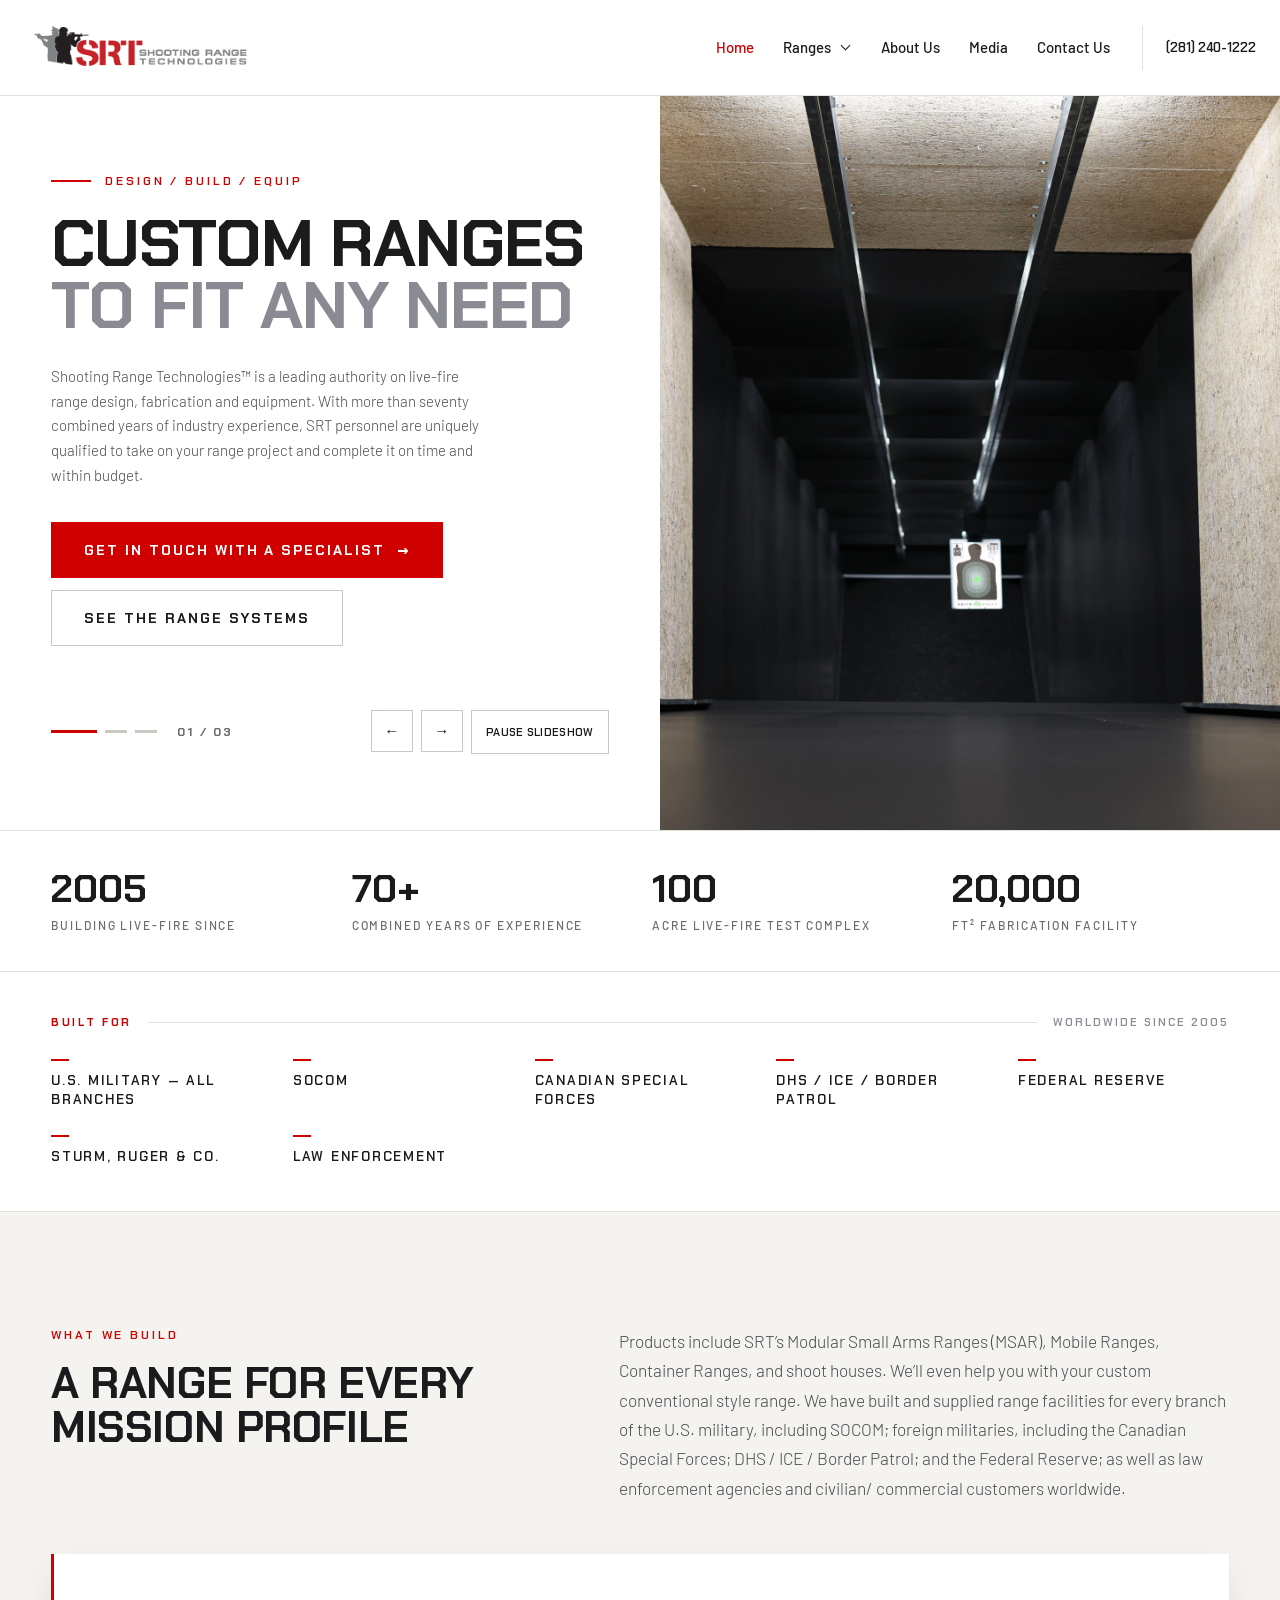
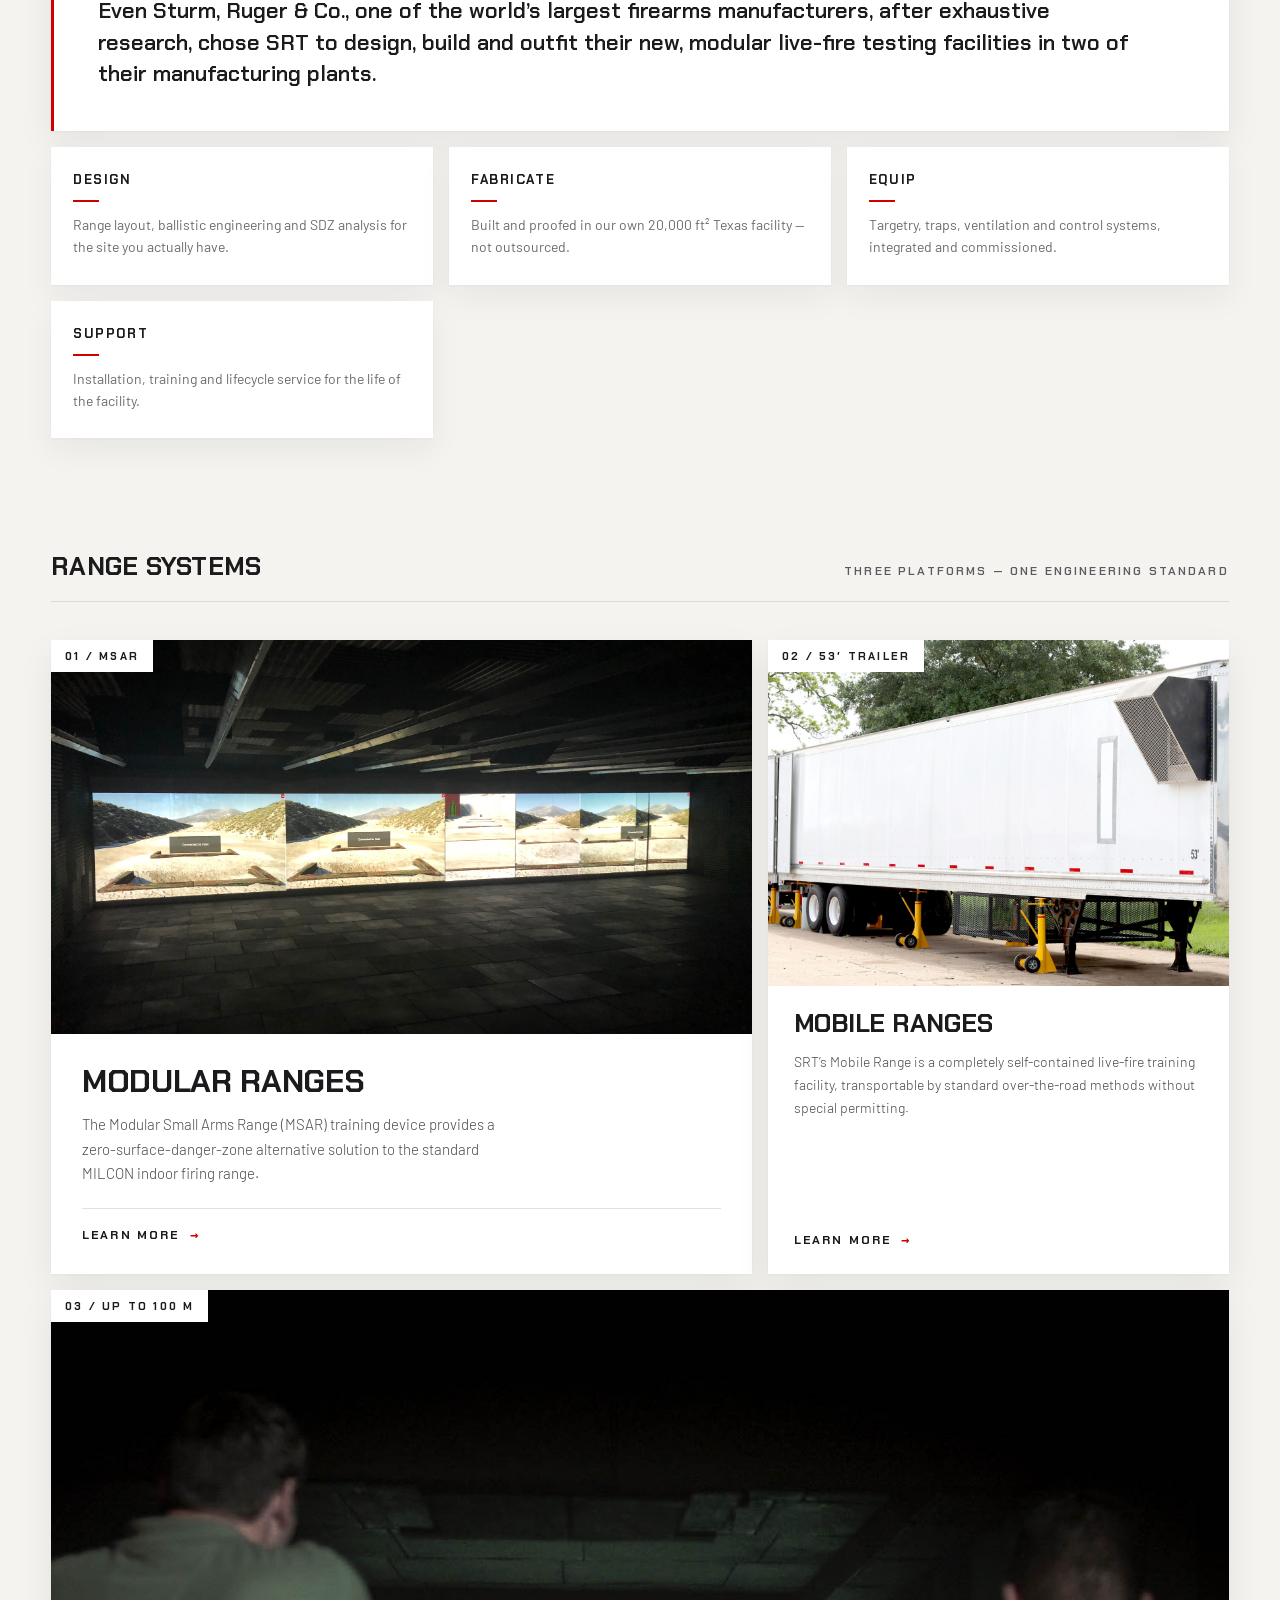
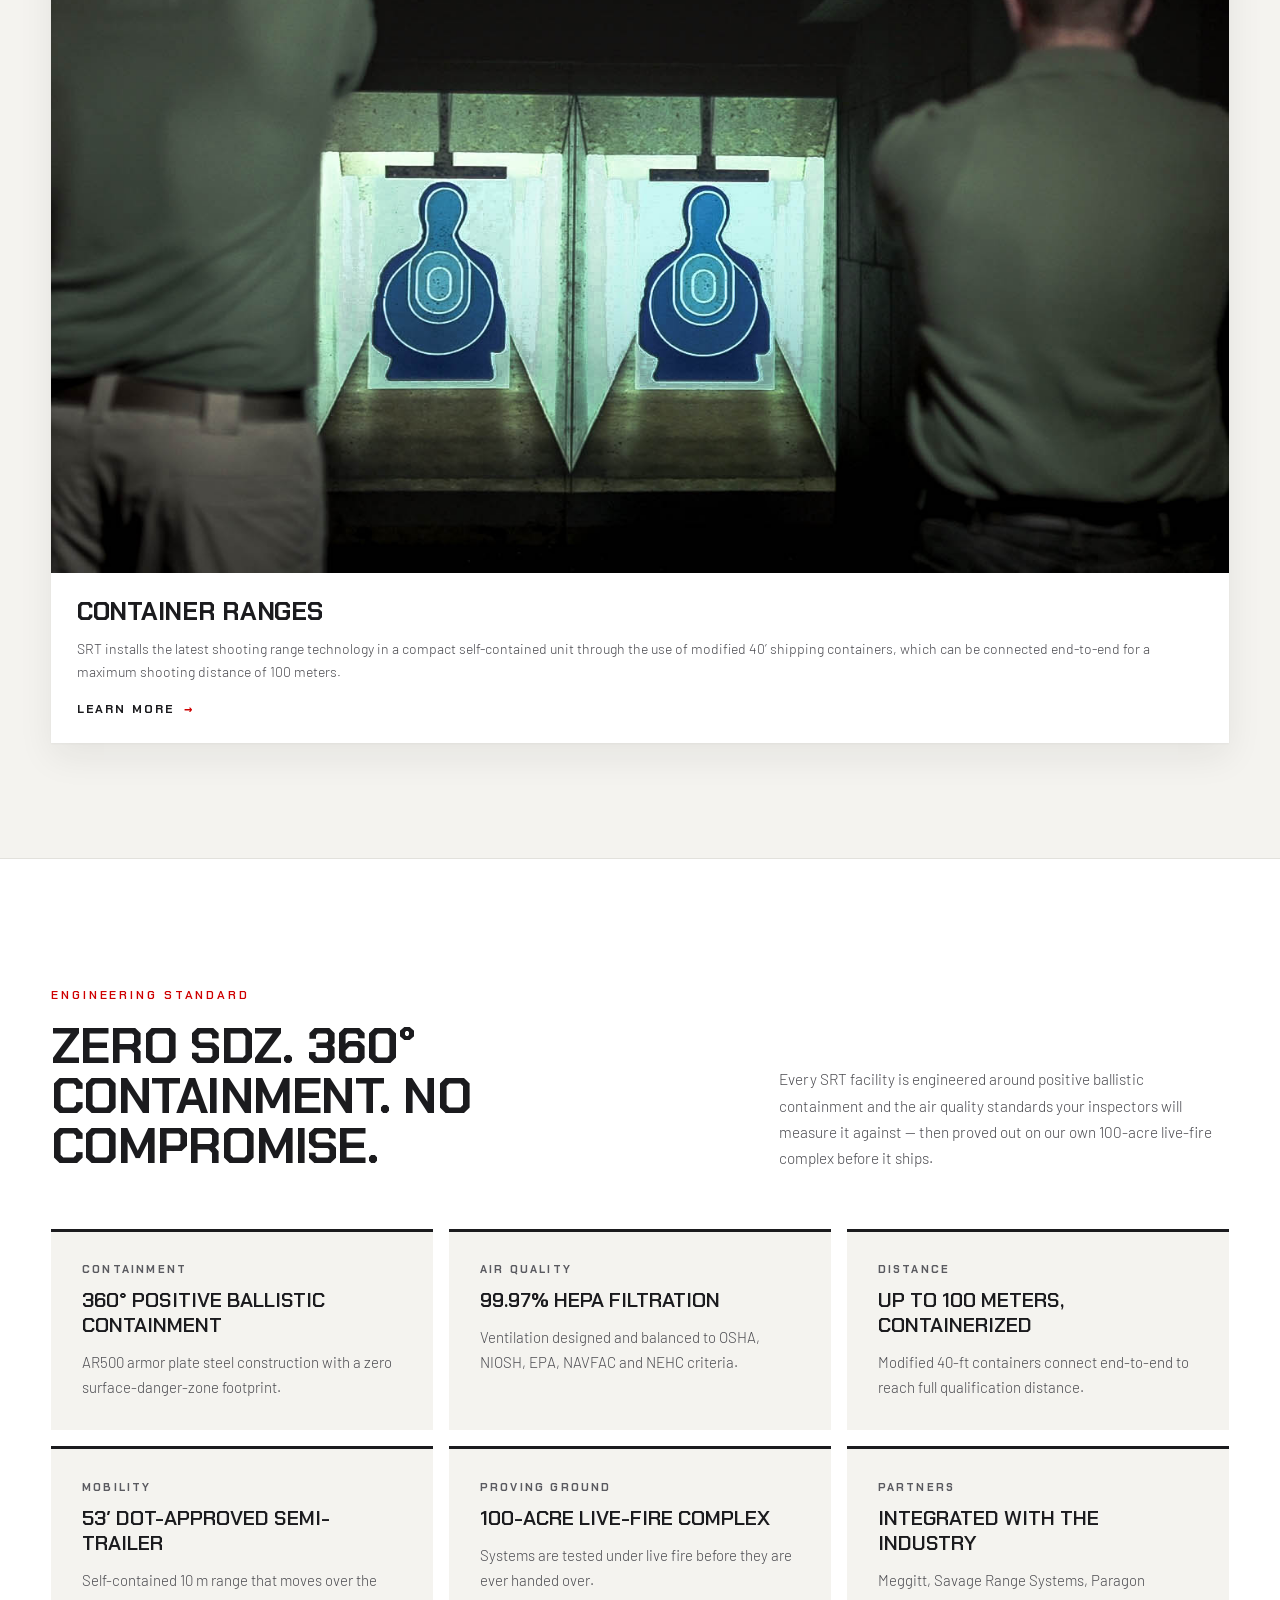
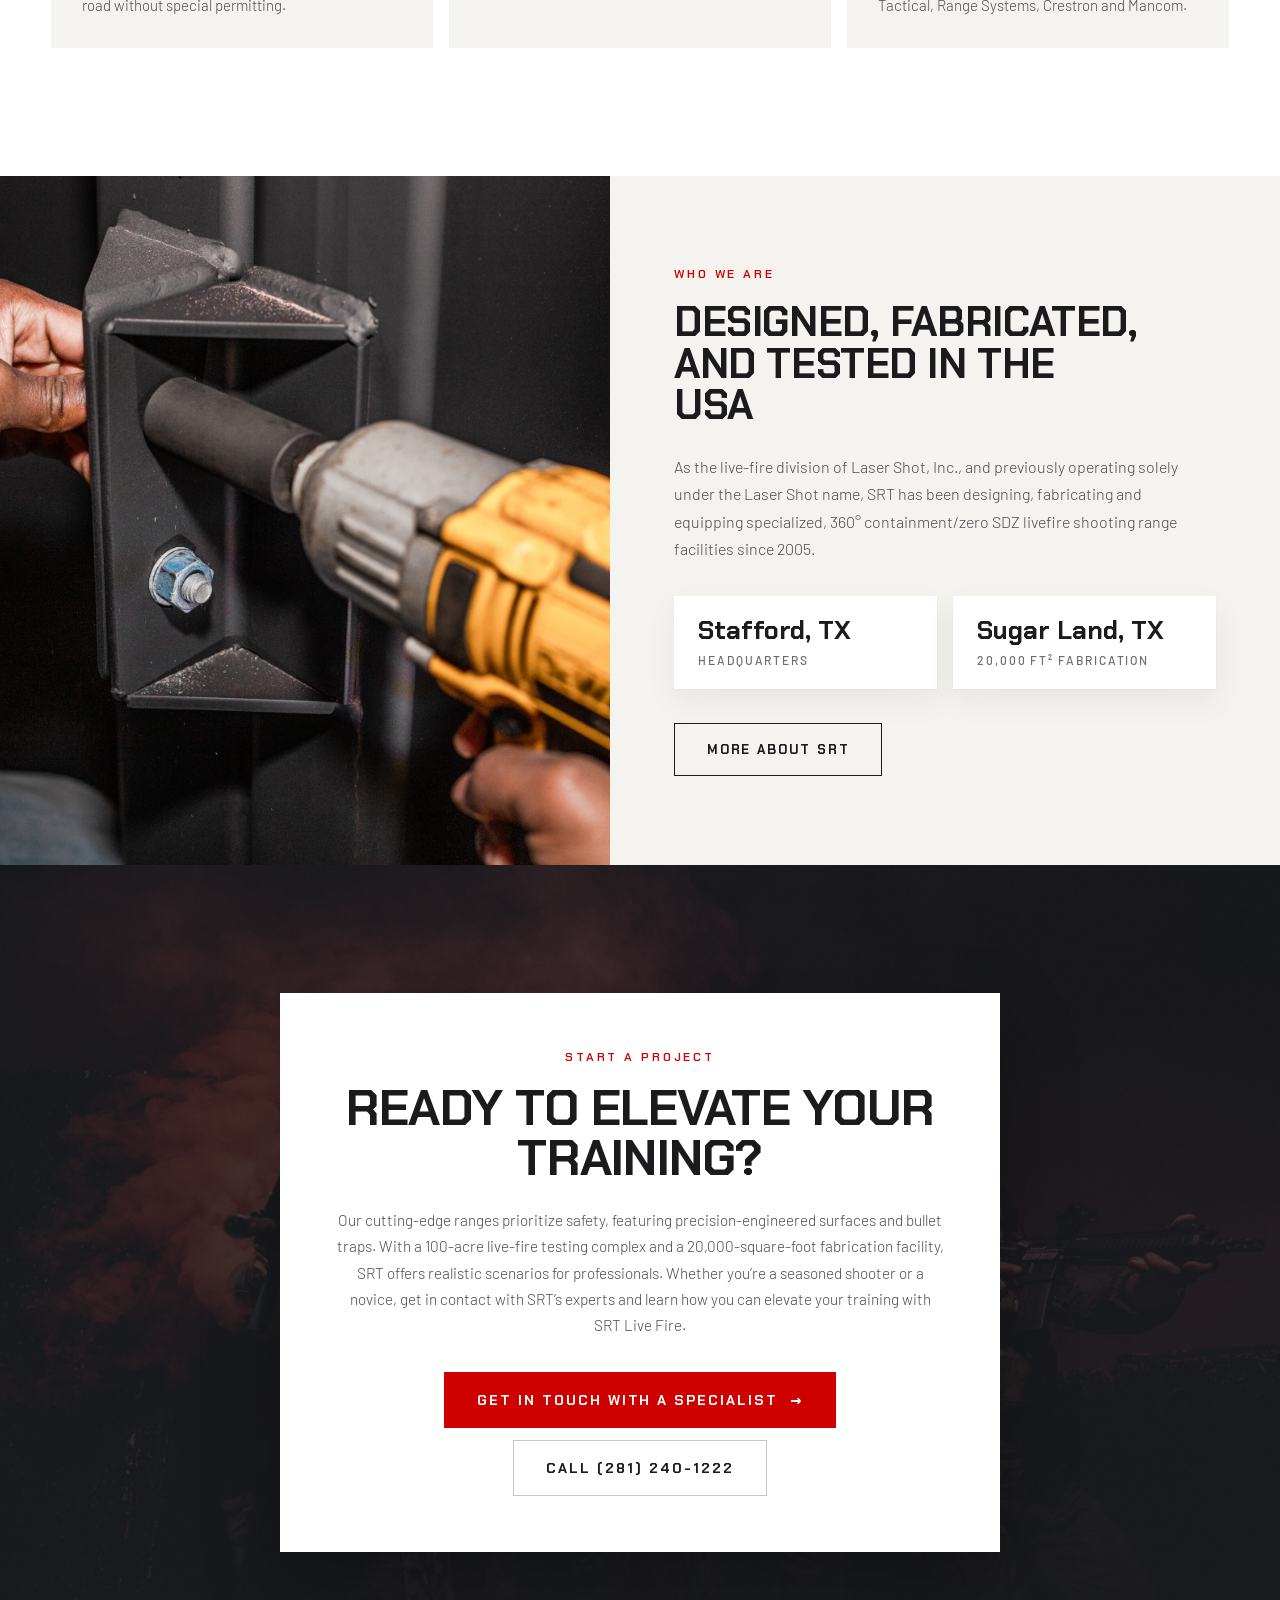
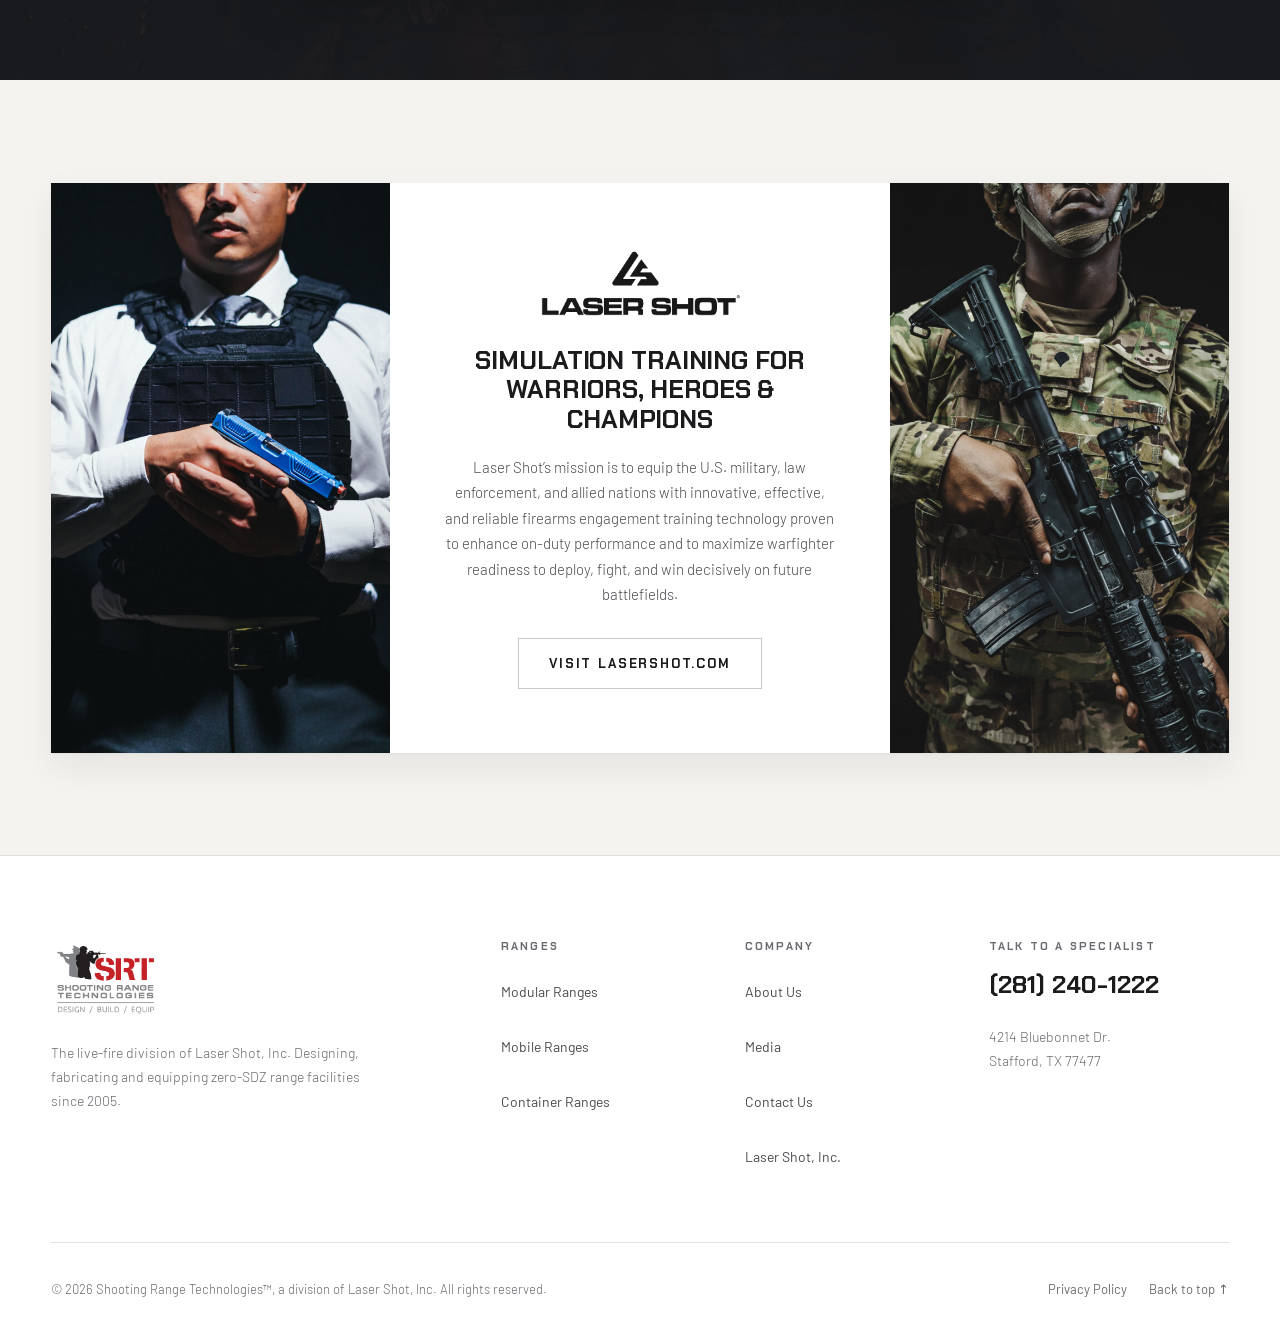
<file: index.html>
<!DOCTYPE html>

<html lang="en"><head><meta charset="utf-8"/><meta content="noindex,nofollow" name="robots"/>
<meta content="width=device-width, initial-scale=1" name="viewport"/>
<title>Shooting Range Technologies — Live-Fire Range Design, Fabrication &amp; Equipment</title>
<meta content="Shooting Range Technologies™ is a leading authority on live-fire range design, fabrication and equipment." name="description"/>
<link href="assets/srt-favicon.png" rel="icon"/>
<link href="https://fonts.googleapis.com" rel="preconnect"/>
<link crossorigin="crossorigin" href="https://fonts.gstatic.com" rel="preconnect"/>
<link href="https://fonts.googleapis.com/css2?family=Chakra+Petch:wght@500;600;700&amp;family=Barlow:wght@300;400;500;600&amp;display=swap" rel="stylesheet"/>
<style>
  html { scroll-behavior: smooth; }
  body { margin: 0; background: #F4F3EF; -webkit-font-smoothing: antialiased; }
  * { box-sizing: border-box; }
  a { color: #CF0000; text-decoration: none; }
  a:hover { color: #FF2A2A; }
  ::selection { background: #CF0000; color: #fff; }
</style>
<link href="assets/site.css" rel="stylesheet"/><style>.hover-1:hover{color:#CF0000 !important}
.hover-2:hover{color:#CF0000 !important}
.hover-3:hover{color:#CF0000 !important}
.hover-4:hover{color:#CF0000 !important}
.hover-5:hover{color:#1B1B1E !important}
.hover-6:hover{background:#FF2A2A !important;border-color:#FF2A2A !important;color:#fff !important}
.hover-7:hover{background:#FF2A2A !important;border-color:#FF2A2A !important;color:#fff !important}
.hover-8:hover{border-color:#1B1B1E !important;color:#1B1B1E !important;background:rgba(27,27,30,0.04) !important}
.hover-9:hover{background:#FF2A2A !important;border-color:#FF2A2A !important;color:#fff !important}
.hover-10:hover{border-color:#1B1B1E !important;color:#1B1B1E !important;background:rgba(27,27,30,0.04) !important}
.hover-11:hover{background:#FF2A2A !important;border-color:#FF2A2A !important;color:#fff !important}
.hover-12:hover{border-color:#1B1B1E !important;color:#1B1B1E !important;background:rgba(27,27,30,0.04) !important}
.hover-13:hover{border-color:#1B1B1E !important;background:rgba(27,27,30,0.04) !important}
.hover-14:hover{border-color:#1B1B1E !important;background:rgba(27,27,30,0.04) !important}
.hover-15:hover{color:#1B1B1E !important;box-shadow:0 2px 4px rgba(27,27,30,0.06),0 22px 48px rgba(27,27,30,0.12) !important;transform:translateY(-3px) !important}
.hover-16:hover{color:#1B1B1E !important;box-shadow:0 2px 4px rgba(27,27,30,0.06),0 22px 48px rgba(27,27,30,0.12) !important;transform:translateY(-3px) !important}
.hover-17:hover{color:#1B1B1E !important;box-shadow:0 2px 4px rgba(27,27,30,0.06),0 22px 48px rgba(27,27,30,0.12) !important;transform:translateY(-3px) !important}
.hover-18:hover{color:#CF0000 !important}
.hover-19:hover{background:#1B1B1E !important;color:#FFFFFF !important}
.hover-20:hover{background:#FF2A2A !important;border-color:#FF2A2A !important;color:#fff !important}
.hover-21:hover{border-color:#1B1B1E !important;background:rgba(27,27,30,0.04) !important;color:#1B1B1E !important}
.hover-22:hover{border-color:#CF0000 !important;background:#CF0000 !important;color:#fff !important}
.hover-23:hover{color:#CF0000 !important}
.hover-24:hover{color:#CF0000 !important}
.hover-25:hover{color:#CF0000 !important}
.hover-26:hover{color:#CF0000 !important}
.hover-27:hover{color:#CF0000 !important}
.hover-28:hover{color:#CF0000 !important}
.hover-29:hover{color:#CF0000 !important}
.hover-30:hover{color:#CF0000 !important}
.hover-31:hover{color:#CF0000 !important}
.hover-32:hover{color:#1B1B1E !important}
.hover-33:hover{color:#1B1B1E !important}
.hover-34:hover{color:#1B1B1E !important}</style><link href="assets/navigation.css" rel="stylesheet"/><link href="assets/final-polish.css" rel="stylesheet"/><meta content="Jillur Rahman" name="author"/></head><body>
<div data-ref="rootRef" id="main" style="background:#F4F3EF;color:#1B1B1E;font-family:Barlow,system-ui,sans-serif;overflow-x:clip">
<a class="skip-link" href="#main">Skip to content</a><header class="site-header" data-ref="headerRef"><div class="wrap header-inner"><a aria-label="Shooting Range Technologies home" class="brand" href="index.html"><img alt="Shooting Range Technologies" data-asset="SRT_Horizontal.png" decoding="async" fetchpriority="high" height="140" loading="eager" src="assets/images/SRT_Horizontal.png" width="566"/></a><nav aria-label="Main navigation" class="desktop-nav"><a aria-current="page" href="index.html">Home</a><details class="nav-disclosure"><summary>Ranges <span class="chevron"></span></summary><div class="dropdown"><a href="modular-ranges.html">Modular Ranges</a><a href="mobile-ranges.html">Mobile Ranges</a><a href="container-ranges.html">Container Ranges</a></div></details><a href="about-us.html">About Us</a><a href="media.html">Media</a><a href="contact-us.html">Contact Us</a></nav><a class="header-phone" href="tel:+12812401222">(281) 240-1222</a><button aria-controls="mobile-menu" aria-expanded="false" class="menu-trigger" data-menu-open="">Menu <span aria-hidden="true" class="menu-lines"></span></button></div></header><dialog aria-label="Main navigation" class="mobile-menu" id="mobile-menu"><div class="menu-top"><img alt="Shooting Range Technologies" data-asset="SRT_Horizontal.png" decoding="async" height="140" loading="lazy" src="assets/images/SRT_Horizontal.png" width="566"/><button aria-label="Close menu" class="icon-button" data-menu-close="">×</button></div><nav aria-label="Mobile navigation" class="mobile-links"><a aria-current="page" href="index.html">Home</a><a class="sub" href="modular-ranges.html">Modular Ranges</a><a class="sub" href="mobile-ranges.html">Mobile Ranges</a><a class="sub" href="container-ranges.html">Container Ranges</a><a href="about-us.html">About Us</a><a href="media.html">Media</a><a href="contact-us.html">Contact Us</a></nav><a class="button" href="tel:+12812401222">Call (281) 240-1222 <svg aria-hidden="true" class="arrow" fill="none" viewbox="0 0 24 24"><path d="M5 12h14M13 5l7 7-7 7" stroke="currentColor" stroke-width="1.5"></path></svg></a></dialog><nav aria-label="Page navigation" class="wrap no-js-nav"><a aria-current="page" href="index.html">Home</a><a class="sub" href="modular-ranges.html">Modular Ranges</a><a class="sub" href="mobile-ranges.html">Mobile Ranges</a><a class="sub" href="container-ranges.html">Container Ranges</a><a href="about-us.html">About Us</a><a href="media.html">Media</a><a href="contact-us.html">Contact Us</a></nav>
<section id="top" style="background:#FFFFFF">
<div style="max-width:1600px;margin:0 auto;display:flex;flex-wrap:wrap;align-items:stretch">
<div style="flex:1 1 380px;display:flex;flex-direction:column;justify-content:center;padding:clamp(48px,6vw,104px) clamp(18px,4vw,64px)">
<div style="display:grid">
<div data-copy="0" style="grid-area:1 / 1;opacity:1;transition:opacity .5s ease, transform .5s ease">
<div style="display:flex;align-items:center;gap:14px;margin-bottom:24px">
<span style="width:40px;height:2px;background:#CF0000;display:block"></span>
<span style="font-family:'Chakra Petch',sans-serif;font-weight:600;font-size:12px;letter-spacing:.24em;text-transform:uppercase;color:#CF0000">Design / Build / Equip</span>
</div>
<h1 style="font-family:'Chakra Petch',sans-serif;font-weight:700;text-transform:uppercase;font-size:clamp(40px,5.2vw,82px);line-height:0.94;letter-spacing:-0.015em;margin:0;max-width:15ch;text-wrap:balance;color:#1B1B1E">Custom ranges <span style="color:#8A8A93;display:inline">to fit any need</span></h1>
<p style="max-width:54ch;margin:26px 0 0;font-size:clamp(15px,1.15vw,18px);line-height:1.65;color:#4A4A4F;font-weight:300">Shooting Range Technologies™ is a leading authority on live-fire range design, fabrication and equipment. With more than seventy combined years of industry experience, SRT personnel are uniquely qualified to take on your range project and complete it on time and within budget.</p>
<div style="display:flex;flex-wrap:wrap;gap:12px;margin-top:34px">
<a class="hover-7" href="contact-us.html" style="font-family:'Chakra Petch',sans-serif;font-weight:700;font-size:14px;letter-spacing:.14em;text-transform:uppercase;color:#fff;background:#CF0000;padding:18px 32px;border:1px solid #CF0000;display:inline-flex;align-items:center;gap:12px">Get in touch with a specialist <span style="font-size:16px;line-height:1">→</span></a>
<a class="hover-8" href="#ranges" style="font-family:'Chakra Petch',sans-serif;font-weight:700;font-size:14px;letter-spacing:.14em;text-transform:uppercase;color:#1B1B1E;background:transparent;padding:18px 32px;border:1px solid #C9C8C2;display:inline-flex;align-items:center">See the range systems</a>
</div>
</div>
<div data-copy="1" style="grid-area:1 / 1;opacity:0;pointer-events:none;transform:translateY(14px);transition:opacity .5s ease, transform .5s ease">
<div style="display:flex;align-items:center;gap:14px;margin-bottom:24px">
<span style="width:40px;height:2px;background:#CF0000;display:block"></span>
<span style="font-family:'Chakra Petch',sans-serif;font-weight:600;font-size:12px;letter-spacing:.24em;text-transform:uppercase;color:#CF0000">Modular Small Arms Range</span>
</div>
<h2 style="font-family:'Chakra Petch',sans-serif;font-weight:700;text-transform:uppercase;font-size:clamp(40px,5.2vw,82px);line-height:0.94;letter-spacing:-0.015em;margin:0;max-width:15ch;text-wrap:balance;color:#1B1B1E">Zero SDZ <span style="color:#8A8A93;display:inline">by design</span></h2>
<p style="max-width:54ch;margin:26px 0 0;font-size:clamp(15px,1.15vw,18px);line-height:1.65;color:#4A4A4F;font-weight:300">The Modular Small Arms Range (MSAR) training device provides a zero-surface-danger-zone alternative solution to the standard MILCON indoor firing range — 360° positive ballistic containment in AR500 armor plate steel.</p>
<div style="display:flex;flex-wrap:wrap;gap:12px;margin-top:34px">
<a class="hover-9" href="modular-ranges.html" style="font-family:'Chakra Petch',sans-serif;font-weight:700;font-size:14px;letter-spacing:.14em;text-transform:uppercase;color:#fff;background:#CF0000;padding:18px 32px;border:1px solid #CF0000;display:inline-flex;align-items:center;gap:12px">Explore modular ranges <span style="font-size:16px;line-height:1">→</span></a>
<a class="hover-10" href="#capability" style="font-family:'Chakra Petch',sans-serif;font-weight:700;font-size:14px;letter-spacing:.14em;text-transform:uppercase;color:#1B1B1E;background:transparent;padding:18px 32px;border:1px solid #C9C8C2;display:inline-flex;align-items:center">See the spec</a>
</div>
</div>
<div data-copy="2" style="grid-area:1 / 1;opacity:0;pointer-events:none;transform:translateY(14px);transition:opacity .5s ease, transform .5s ease">
<div style="display:flex;align-items:center;gap:14px;margin-bottom:24px">
<span style="width:40px;height:2px;background:#CF0000;display:block"></span>
<span style="font-family:'Chakra Petch',sans-serif;font-weight:600;font-size:12px;letter-spacing:.24em;text-transform:uppercase;color:#CF0000">Mobile &amp; Container Ranges</span>
</div>
<h2 style="font-family:'Chakra Petch',sans-serif;font-weight:700;text-transform:uppercase;font-size:clamp(40px,5.2vw,82px);line-height:0.94;letter-spacing:-0.015em;margin:0;max-width:15ch;text-wrap:balance;color:#1B1B1E">Live fire <span style="color:#8A8A93;display:inline">that deploys</span></h2>
<p style="max-width:54ch;margin:26px 0 0;font-size:clamp(15px,1.15vw,18px);line-height:1.65;color:#4A4A4F;font-weight:300">SRT’s Mobile Range is a completely self-contained live-fire training facility, transportable by standard over-the-road methods without special permitting — or containerized end-to-end for a full 100 meters.</p>
<div style="display:flex;flex-wrap:wrap;gap:12px;margin-top:34px">
<a class="hover-11" href="mobile-ranges.html" style="font-family:'Chakra Petch',sans-serif;font-weight:700;font-size:14px;letter-spacing:.14em;text-transform:uppercase;color:#fff;background:#CF0000;padding:18px 32px;border:1px solid #CF0000;display:inline-flex;align-items:center;gap:12px">See deployable ranges <span style="font-size:16px;line-height:1">→</span></a>
<a class="hover-12" href="contact-us.html" style="font-family:'Chakra Petch',sans-serif;font-weight:700;font-size:14px;letter-spacing:.14em;text-transform:uppercase;color:#1B1B1E;background:transparent;padding:18px 32px;border:1px solid #C9C8C2;display:inline-flex;align-items:center">Talk to a specialist</a>
</div>
</div>
</div>
<div style="display:flex;align-items:center;gap:20px;margin-top:clamp(40px,5vw,64px)">
<div style="display:flex;align-items:center;gap:8px">
<button aria-label="Slide 1" data-dot="0" style="width:46px;height:3px;background:#CF0000;border:0;padding:0;cursor:pointer;transition:width .3s ease, background .3s ease"></button>
<button aria-label="Slide 2" data-dot="1" style="width:22px;height:3px;background:#C9C8C2;border:0;padding:0;cursor:pointer;transition:width .3s ease, background .3s ease"></button>
<button aria-label="Slide 3" data-dot="2" style="width:22px;height:3px;background:#C9C8C2;border:0;padding:0;cursor:pointer;transition:width .3s ease, background .3s ease"></button>
</div>
<div data-ref="counterRef" style="font-family:'Chakra Petch',sans-serif;font-weight:700;font-size:12px;letter-spacing:.18em;color:#6B6B71">01 / 03</div>
<div style="display:flex;gap:8px;margin-left:auto">
<button aria-label="Previous slide" class="hover-13" data-nav="prev" style="width:42px;height:42px;background:transparent;border:1px solid #C9C8C2;color:#1B1B1E;cursor:pointer;font-size:15px;display:flex;align-items:center;justify-content:center">←</button>
<button aria-label="Next slide" class="hover-14" data-nav="next" style="width:42px;height:42px;background:transparent;border:1px solid #C9C8C2;color:#1B1B1E;cursor:pointer;font-size:15px;display:flex;align-items:center;justify-content:center">→</button><button aria-pressed="false" class="carousel-pause" data-carousel-pause="" type="button">Pause slideshow</button>
</div>
</div>
</div>
<div style="flex:1 1 340px;position:relative;min-height:clamp(300px,42vw,660px);background:#1B1B1E;overflow:hidden">
<div data-slide="0" style="position:absolute;inset:0;opacity:1;transition:opacity .9s ease">
<img alt="Live-fire range lane built by SRT" src="assets/hero-mobile-range-lane.jpg" style="position:absolute;inset:0;width:100%;height:100%;object-fit:cover;object-position:52% 48%"/>
</div>
<div data-slide="1" style="position:absolute;inset:0;opacity:0;transition:opacity .9s ease">
<img alt="Interior of a Modular Small Arms Range built by SRT" src="assets/hero-modular.jpg" style="position:absolute;inset:0;width:100%;height:100%;object-fit:cover;object-position:50% 55%"/>
</div>
<div data-slide="2" style="position:absolute;inset:0;opacity:0;transition:opacity .9s ease">
<img alt="Live fire training inside an SRT mobile range" src="assets/hero-mobile.jpg" style="position:absolute;inset:0;width:100%;height:100%;object-fit:cover;object-position:50% 45%"/>
</div>
</div>
</div>
<div style="border-top:1px solid #E2E1DC;background:#FFFFFF">
<div style="max-width:1600px;margin:0 auto;padding:clamp(28px,3vw,40px) clamp(18px,4vw,64px);display:flex;flex-wrap:wrap;gap:24px">
<div style="flex:1 1 170px">
<div style="font-family:'Chakra Petch',sans-serif;font-weight:700;font-size:clamp(28px,3vw,40px);line-height:1;color:#1B1B1E"><span data-bind="2">2005</span></div>
<div style="font-size:12px;letter-spacing:.16em;text-transform:uppercase;color:#6B6B71;margin-top:10px;font-weight:500"><span data-bind="3">Building live-fire since</span></div>
</div>
<div style="flex:1 1 170px">
<div style="font-family:'Chakra Petch',sans-serif;font-weight:700;font-size:clamp(28px,3vw,40px);line-height:1;color:#1B1B1E"><span data-bind="4">70+</span></div>
<div style="font-size:12px;letter-spacing:.16em;text-transform:uppercase;color:#6B6B71;margin-top:10px;font-weight:500"><span data-bind="5">Combined years of experience</span></div>
</div>
<div style="flex:1 1 170px">
<div style="font-family:'Chakra Petch',sans-serif;font-weight:700;font-size:clamp(28px,3vw,40px);line-height:1;color:#1B1B1E"><span data-bind="6">100</span></div>
<div style="font-size:12px;letter-spacing:.16em;text-transform:uppercase;color:#6B6B71;margin-top:10px;font-weight:500"><span data-bind="7">Acre live-fire test complex</span></div>
</div>
<div style="flex:1 1 170px">
<div style="font-family:'Chakra Petch',sans-serif;font-weight:700;font-size:clamp(28px,3vw,40px);line-height:1;color:#1B1B1E"><span data-bind="8">20,000</span></div>
<div style="font-size:12px;letter-spacing:.16em;text-transform:uppercase;color:#6B6B71;margin-top:10px;font-weight:500"><span data-bind="9">Ft² fabrication facility</span></div>
</div>
</div>
</div>
</section>
<div data-bind="10" style="display: contents;">
<section style="background:#FFFFFF;border-top:1px solid #E2E1DC;border-bottom:1px solid #E2E1DC">
<div style="max-width:1600px;margin:0 auto;padding:clamp(30px,3.4vw,46px) clamp(18px,4vw,64px)">
<div style="display:flex;align-items:center;gap:16px;margin-bottom:clamp(22px,2.4vw,30px)">
<span style="font-family:'Chakra Petch',sans-serif;font-weight:700;font-size:11px;letter-spacing:.24em;text-transform:uppercase;color:#CF0000;flex:0 0 auto">Built for</span>
<span style="flex:1 1 auto;height:1px;background:#E2E1DC;display:block"></span>
<span style="font-family:'Chakra Petch',sans-serif;font-weight:600;font-size:11px;letter-spacing:.18em;text-transform:uppercase;color:#8A8A93;flex:0 0 auto">Worldwide since 2005</span>
</div>
<div style="display:grid;grid-template-columns:repeat(auto-fit,minmax(min(100%,190px),1fr));gap:clamp(18px,2vw,26px) clamp(20px,2.4vw,34px)">
<div style="display:flex;flex-direction:column;gap:11px">
<span style="width:18px;height:2px;background:#CF0000;display:block"></span>
<span style="font-family:'Chakra Petch',sans-serif;font-weight:600;font-size:clamp(12px,1.05vw,14px);letter-spacing:.13em;text-transform:uppercase;color:#1B1B1E;line-height:1.4"><span data-bind="11">U.S. Military — All Branches</span></span>
</div>
<div style="display:flex;flex-direction:column;gap:11px">
<span style="width:18px;height:2px;background:#CF0000;display:block"></span>
<span style="font-family:'Chakra Petch',sans-serif;font-weight:600;font-size:clamp(12px,1.05vw,14px);letter-spacing:.13em;text-transform:uppercase;color:#1B1B1E;line-height:1.4"><span data-bind="12">SOCOM</span></span>
</div>
<div style="display:flex;flex-direction:column;gap:11px">
<span style="width:18px;height:2px;background:#CF0000;display:block"></span>
<span style="font-family:'Chakra Petch',sans-serif;font-weight:600;font-size:clamp(12px,1.05vw,14px);letter-spacing:.13em;text-transform:uppercase;color:#1B1B1E;line-height:1.4"><span data-bind="13">Canadian Special Forces</span></span>
</div>
<div style="display:flex;flex-direction:column;gap:11px">
<span style="width:18px;height:2px;background:#CF0000;display:block"></span>
<span style="font-family:'Chakra Petch',sans-serif;font-weight:600;font-size:clamp(12px,1.05vw,14px);letter-spacing:.13em;text-transform:uppercase;color:#1B1B1E;line-height:1.4"><span data-bind="14">DHS / ICE / Border Patrol</span></span>
</div>
<div style="display:flex;flex-direction:column;gap:11px">
<span style="width:18px;height:2px;background:#CF0000;display:block"></span>
<span style="font-family:'Chakra Petch',sans-serif;font-weight:600;font-size:clamp(12px,1.05vw,14px);letter-spacing:.13em;text-transform:uppercase;color:#1B1B1E;line-height:1.4"><span data-bind="15">Federal Reserve</span></span>
</div>
<div style="display:flex;flex-direction:column;gap:11px">
<span style="width:18px;height:2px;background:#CF0000;display:block"></span>
<span style="font-family:'Chakra Petch',sans-serif;font-weight:600;font-size:clamp(12px,1.05vw,14px);letter-spacing:.13em;text-transform:uppercase;color:#1B1B1E;line-height:1.4"><span data-bind="16">Sturm, Ruger &amp; Co.</span></span>
</div>
<div style="display:flex;flex-direction:column;gap:11px">
<span style="width:18px;height:2px;background:#CF0000;display:block"></span>
<span style="font-family:'Chakra Petch',sans-serif;font-weight:600;font-size:clamp(12px,1.05vw,14px);letter-spacing:.13em;text-transform:uppercase;color:#1B1B1E;line-height:1.4"><span data-bind="17">Law Enforcement</span></span>
</div>
</div>
</div>
</section>
</div>
<section style="background:#F4F3EF;padding:clamp(66px,9vw,126px) 0">
<div style="max-width:1600px;margin:0 auto;padding:0 clamp(18px,4vw,64px);display:flex;flex-wrap:wrap;gap:clamp(30px,4.5vw,76px);align-items:flex-start">
<div style="flex:1 1 340px;max-width:560px">
<div data-reveal="1" style="font-family:'Chakra Petch',sans-serif;font-weight:600;font-size:12px;letter-spacing:.24em;text-transform:uppercase;color:#CF0000;margin-bottom:18px">What we build</div>
<h2 data-reveal="1" style="font-family:'Chakra Petch',sans-serif;font-weight:700;text-transform:uppercase;font-size:clamp(29px,3.4vw,50px);line-height:1.02;letter-spacing:-0.01em;margin:0;color:#1B1B1E">A range for every mission profile</h2>
</div>
<div style="flex:1 1 440px">
<p data-reveal="1" style="margin:0;font-size:clamp(16px,1.35vw,19px);line-height:1.7;color:#4A4A4F;font-weight:300">Products include SRT’s Modular Small Arms Ranges (MSAR), Mobile Ranges, Container Ranges, and shoot houses. We’ll even help you with your custom conventional style range. We have built and supplied range facilities for every branch of the U.S. military, including SOCOM; foreign militaries, including the Canadian Special Forces; DHS / ICE / Border Patrol; and the Federal Reserve; as well as law enforcement agencies and civilian/ commercial customers worldwide.</p>
</div>
</div>
<div data-reveal="1" style="max-width:1600px;margin:clamp(34px,4vw,56px) auto 0;padding:0 clamp(18px,4vw,64px)">
<div style="background:#FFFFFF;border-left:3px solid #CF0000;padding:clamp(28px,3.2vw,46px) clamp(26px,3.4vw,54px);box-shadow:0 1px 2px rgba(27,27,30,0.04),0 14px 34px rgba(27,27,30,0.07)">
<p style="margin:0;max-width:74ch;font-family:'Chakra Petch',sans-serif;font-weight:600;font-size:clamp(16px,1.7vw,25px);line-height:1.45;color:#1B1B1E;text-wrap:pretty">Even Sturm, Ruger &amp; Co., one of the world’s largest firearms manufacturers, after exhaustive research, chose SRT to design, build and outfit their new, modular live-fire testing facilities in two of their manufacturing plants.</p>
</div>
</div>
<div data-reveal="1" style="max-width:1600px;margin:16px auto 0;padding:0 clamp(18px,4vw,64px);display:grid;grid-template-columns:repeat(auto-fill,minmax(min(100%,300px),1fr));gap:16px">
<div style="background:#FFFFFF;padding:24px 22px 26px;box-shadow:0 1px 2px rgba(27,27,30,0.04),0 12px 30px rgba(27,27,30,0.06)">
<div style="font-family:'Chakra Petch',sans-serif;font-weight:700;font-size:13px;letter-spacing:.12em;text-transform:uppercase;color:#1B1B1E"><span data-bind="18">Design</span></div>
<div style="width:26px;height:2px;background:#CF0000;margin:12px 0 12px"></div>
<div style="font-size:14px;line-height:1.6;color:#6B6B71;font-weight:400"><span data-bind="19">Range layout, ballistic engineering and SDZ analysis for the site you actually have.</span></div>
</div>
<div style="background:#FFFFFF;padding:24px 22px 26px;box-shadow:0 1px 2px rgba(27,27,30,0.04),0 12px 30px rgba(27,27,30,0.06)">
<div style="font-family:'Chakra Petch',sans-serif;font-weight:700;font-size:13px;letter-spacing:.12em;text-transform:uppercase;color:#1B1B1E"><span data-bind="20">Fabricate</span></div>
<div style="width:26px;height:2px;background:#CF0000;margin:12px 0 12px"></div>
<div style="font-size:14px;line-height:1.6;color:#6B6B71;font-weight:400"><span data-bind="21">Built and proofed in our own 20,000 ft² Texas facility — not outsourced.</span></div>
</div>
<div style="background:#FFFFFF;padding:24px 22px 26px;box-shadow:0 1px 2px rgba(27,27,30,0.04),0 12px 30px rgba(27,27,30,0.06)">
<div style="font-family:'Chakra Petch',sans-serif;font-weight:700;font-size:13px;letter-spacing:.12em;text-transform:uppercase;color:#1B1B1E"><span data-bind="22">Equip</span></div>
<div style="width:26px;height:2px;background:#CF0000;margin:12px 0 12px"></div>
<div style="font-size:14px;line-height:1.6;color:#6B6B71;font-weight:400"><span data-bind="23">Targetry, traps, ventilation and control systems, integrated and commissioned.</span></div>
</div>
<div style="background:#FFFFFF;padding:24px 22px 26px;box-shadow:0 1px 2px rgba(27,27,30,0.04),0 12px 30px rgba(27,27,30,0.06)">
<div style="font-family:'Chakra Petch',sans-serif;font-weight:700;font-size:13px;letter-spacing:.12em;text-transform:uppercase;color:#1B1B1E"><span data-bind="24">Support</span></div>
<div style="width:26px;height:2px;background:#CF0000;margin:12px 0 12px"></div>
<div style="font-size:14px;line-height:1.6;color:#6B6B71;font-weight:400"><span data-bind="25">Installation, training and lifecycle service for the life of the facility.</span></div>
</div>
</div>
</section>
<section id="ranges" style="background:#F4F3EF;padding:0 0 clamp(66px,9vw,126px)">
<div style="max-width:1600px;margin:0 auto;padding:0 clamp(18px,4vw,64px)">
<div style="display:flex;flex-wrap:wrap;align-items:flex-end;justify-content:space-between;gap:14px 28px;padding-bottom:22px;border-bottom:1px solid #DDDCD7;margin-bottom:clamp(26px,3vw,38px)">
<h2 style="font-family:'Chakra Petch',sans-serif;font-weight:700;text-transform:uppercase;font-size:clamp(20px,2vw,28px);line-height:1;letter-spacing:.01em;margin:0;color:#1B1B1E">Range systems</h2>
<div style="font-family:'Chakra Petch',sans-serif;font-weight:600;font-size:12px;letter-spacing:.18em;text-transform:uppercase;color:#5A5A60">Three platforms — one engineering standard</div>
</div>
<div style="display:flex;flex-wrap:wrap;gap:16px">
<a class="hover-15" data-card="1" data-reveal="1" href="modular-ranges.html" style="flex:1 1 560px;display:flex;flex-direction:column;background:#FFFFFF;color:#1B1B1E;box-shadow:0 1px 2px rgba(27,27,30,0.04),0 14px 34px rgba(27,27,30,0.07);transition:box-shadow .3s ease, transform .3s ease">
<div style="position:relative;aspect-ratio:16/9;overflow:hidden;background:#1B1B1E">
<img alt="Modular Small Arms Range interior with projected targetry" src="assets/card-modular.jpeg" style="position:absolute;inset:0;width:100%;height:100%;object-fit:cover;transition:transform .7s cubic-bezier(.2,.7,.2,1)"/>
<span style="position:absolute;top:0;left:0;background:#FFFFFF;padding:9px 14px;font-family:'Chakra Petch',sans-serif;font-weight:700;font-size:11px;letter-spacing:.2em;text-transform:uppercase;color:#1B1B1E">01 / MSAR</span>
</div>
<div style="padding:clamp(24px,2.4vw,34px);display:flex;flex-direction:column;flex:1 1 auto">
<h3 style="font-family:'Chakra Petch',sans-serif;font-weight:700;text-transform:uppercase;font-size:clamp(24px,2.5vw,36px);line-height:1.02;margin:0;letter-spacing:-0.01em;color:#1B1B1E">Modular Ranges</h3>
<p style="margin:14px 0 0;max-width:52ch;font-size:15px;line-height:1.65;color:#4A4A4F;font-weight:300">The Modular Small Arms Range (MSAR) training device provides a zero-surface-danger-zone alternative solution to the standard MILCON indoor firing range.</p>
<span style="margin-top:22px;font-family:'Chakra Petch',sans-serif;font-weight:700;font-size:12px;letter-spacing:.18em;text-transform:uppercase;color:#1B1B1E;display:inline-flex;align-items:center;gap:10px;padding-top:18px;border-top:1px solid #E2E1DC">Learn more <span style="color:#CF0000">→</span></span>
</div>
</a>
<a class="hover-16" data-card="1" data-reveal="1" href="mobile-ranges.html" style="flex:1 1 320px;display:flex;flex-direction:column;background:#FFFFFF;color:#1B1B1E;box-shadow:0 1px 2px rgba(27,27,30,0.04),0 14px 34px rgba(27,27,30,0.07);transition:box-shadow .3s ease, transform .3s ease">
<div style="position:relative;aspect-ratio:4/3;overflow:hidden;background:#1B1B1E">
<img alt="SRT mobile range trailer" src="assets/card-mobile.jpg" style="position:absolute;inset:0;width:100%;height:100%;object-fit:cover;object-position:50% 45%;transition:transform .7s cubic-bezier(.2,.7,.2,1)"/>
<span style="position:absolute;top:0;left:0;background:#FFFFFF;padding:9px 14px;font-family:'Chakra Petch',sans-serif;font-weight:700;font-size:11px;letter-spacing:.2em;text-transform:uppercase;color:#1B1B1E">02 / 53′ Trailer</span>
</div>
<div style="padding:clamp(22px,2vw,28px);display:flex;flex-direction:column;flex:1 1 auto">
<h3 style="font-family:'Chakra Petch',sans-serif;font-weight:700;text-transform:uppercase;font-size:clamp(21px,2vw,28px);line-height:1.04;margin:0;letter-spacing:-0.01em;color:#1B1B1E">Mobile Ranges</h3>
<p style="margin:12px 0 0;font-size:14px;line-height:1.65;color:#4A4A4F;font-weight:300">SRT’s Mobile Range is a completely self-contained live-fire training facility, transportable by standard over-the-road methods without special permitting.</p>
<span style="margin-top:auto;padding-top:18px;font-family:'Chakra Petch',sans-serif;font-weight:700;font-size:12px;letter-spacing:.18em;text-transform:uppercase;color:#1B1B1E;display:inline-flex;align-items:center;gap:10px">Learn more <span style="color:#CF0000">→</span></span>
</div>
</a>
<a class="hover-17" data-card="1" data-reveal="1" href="container-ranges.html" style="flex:1 1 320px;display:flex;flex-direction:column;background:#FFFFFF;color:#1B1B1E;box-shadow:0 1px 2px rgba(27,27,30,0.04),0 14px 34px rgba(27,27,30,0.07);transition:box-shadow .3s ease, transform .3s ease">
<div style="position:relative;aspect-ratio:4/3;overflow:hidden;background:#1B1B1E">
<img alt="Shooters training inside an SRT container range" src="assets/card-container.jpg" style="position:absolute;inset:0;width:100%;height:100%;object-fit:cover;transition:transform .7s cubic-bezier(.2,.7,.2,1)"/>
<span style="position:absolute;top:0;left:0;background:#FFFFFF;padding:9px 14px;font-family:'Chakra Petch',sans-serif;font-weight:700;font-size:11px;letter-spacing:.2em;text-transform:uppercase;color:#1B1B1E">03 / Up to 100 m</span>
</div>
<div style="padding:clamp(22px,2vw,28px);display:flex;flex-direction:column;flex:1 1 auto">
<h3 style="font-family:'Chakra Petch',sans-serif;font-weight:700;text-transform:uppercase;font-size:clamp(21px,2vw,28px);line-height:1.04;margin:0;letter-spacing:-0.01em;color:#1B1B1E">Container Ranges</h3>
<p style="margin:12px 0 0;font-size:14px;line-height:1.65;color:#4A4A4F;font-weight:300">SRT installs the latest shooting range technology in a compact self-contained unit through the use of modified 40’ shipping containers, which can be connected end-to-end for a maximum shooting distance of 100 meters.</p>
<span style="margin-top:auto;padding-top:18px;font-family:'Chakra Petch',sans-serif;font-weight:700;font-size:12px;letter-spacing:.18em;text-transform:uppercase;color:#1B1B1E;display:inline-flex;align-items:center;gap:10px">Learn more <span style="color:#CF0000">→</span></span>
</div>
</a>

</div>
</div>
</section>
<section id="capability" style="background:#FFFFFF;border-top:1px solid #E2E1DC;padding:clamp(70px,10vw,140px) 0">
<div style="max-width:1600px;margin:0 auto;padding:0 clamp(18px,4vw,64px)">
<div style="display:flex;flex-wrap:wrap;gap:clamp(26px,5vw,76px);align-items:flex-end;margin-bottom:clamp(36px,4.5vw,64px)">
<div style="flex:1 1 420px">
<div style="font-family:'Chakra Petch',sans-serif;font-weight:600;font-size:12px;letter-spacing:.24em;text-transform:uppercase;color:#CF0000;margin-bottom:18px">Engineering standard</div>
<h2 style="font-family:'Chakra Petch',sans-serif;font-weight:700;text-transform:uppercase;font-size:clamp(29px,3.9vw,58px);line-height:1;letter-spacing:-0.015em;margin:0;max-width:16ch;color:#1B1B1E">Zero SDZ. 360° containment. No compromise.</h2>
</div>
<p style="flex:1 1 320px;max-width:50ch;margin:0;font-size:clamp(15px,1.2vw,18px);line-height:1.7;color:#4A4A4F;font-weight:300">Every SRT facility is engineered around positive ballistic containment and the air quality standards your inspectors will measure it against — then proved out on our own 100-acre live-fire complex before it ships.</p>
</div>
<div style="display:flex;flex-wrap:wrap;gap:16px">
<div style="flex:1 1 380px;background:#F4F3EF;padding:clamp(24px,2.4vw,34px);border-top:3px solid #1B1B1E">
<div style="font-family:'Chakra Petch',sans-serif;font-weight:700;font-size:11px;letter-spacing:.2em;text-transform:uppercase;color:#5A5A60"><span data-bind="27">Containment</span></div>
<div style="font-family:'Chakra Petch',sans-serif;font-weight:600;font-size:clamp(17px,1.6vw,22px);line-height:1.22;color:#1B1B1E;margin-top:12px;text-transform:uppercase"><span data-bind="28">360° positive ballistic containment</span></div>
<div style="font-size:15px;line-height:1.65;color:#4A4A4F;margin-top:12px;font-weight:300"><span data-bind="29">AR500 armor plate steel construction with a zero surface-danger-zone footprint.</span></div>
</div>
<div style="flex:1 1 380px;background:#F4F3EF;padding:clamp(24px,2.4vw,34px);border-top:3px solid #1B1B1E">
<div style="font-family:'Chakra Petch',sans-serif;font-weight:700;font-size:11px;letter-spacing:.2em;text-transform:uppercase;color:#5A5A60"><span data-bind="30">Air quality</span></div>
<div style="font-family:'Chakra Petch',sans-serif;font-weight:600;font-size:clamp(17px,1.6vw,22px);line-height:1.22;color:#1B1B1E;margin-top:12px;text-transform:uppercase"><span data-bind="31">99.97% HEPA filtration</span></div>
<div style="font-size:15px;line-height:1.65;color:#4A4A4F;margin-top:12px;font-weight:300"><span data-bind="32">Ventilation designed and balanced to OSHA, NIOSH, EPA, NAVFAC and NEHC criteria.</span></div>
</div>
<div style="flex:1 1 380px;background:#F4F3EF;padding:clamp(24px,2.4vw,34px);border-top:3px solid #1B1B1E">
<div style="font-family:'Chakra Petch',sans-serif;font-weight:700;font-size:11px;letter-spacing:.2em;text-transform:uppercase;color:#5A5A60"><span data-bind="33">Distance</span></div>
<div style="font-family:'Chakra Petch',sans-serif;font-weight:600;font-size:clamp(17px,1.6vw,22px);line-height:1.22;color:#1B1B1E;margin-top:12px;text-transform:uppercase"><span data-bind="34">Up to 100 meters, containerized</span></div>
<div style="font-size:15px;line-height:1.65;color:#4A4A4F;margin-top:12px;font-weight:300"><span data-bind="35">Modified 40-ft containers connect end-to-end to reach full qualification distance.</span></div>
</div>
<div style="flex:1 1 380px;background:#F4F3EF;padding:clamp(24px,2.4vw,34px);border-top:3px solid #1B1B1E">
<div style="font-family:'Chakra Petch',sans-serif;font-weight:700;font-size:11px;letter-spacing:.2em;text-transform:uppercase;color:#5A5A60"><span data-bind="36">Mobility</span></div>
<div style="font-family:'Chakra Petch',sans-serif;font-weight:600;font-size:clamp(17px,1.6vw,22px);line-height:1.22;color:#1B1B1E;margin-top:12px;text-transform:uppercase"><span data-bind="37">53′ DOT-approved semi-trailer</span></div>
<div style="font-size:15px;line-height:1.65;color:#4A4A4F;margin-top:12px;font-weight:300"><span data-bind="38">Self-contained 10 m range that moves over the road without special permitting.</span></div>
</div>
<div style="flex:1 1 380px;background:#F4F3EF;padding:clamp(24px,2.4vw,34px);border-top:3px solid #1B1B1E">
<div style="font-family:'Chakra Petch',sans-serif;font-weight:700;font-size:11px;letter-spacing:.2em;text-transform:uppercase;color:#5A5A60"><span data-bind="39">Proving ground</span></div>
<div style="font-family:'Chakra Petch',sans-serif;font-weight:600;font-size:clamp(17px,1.6vw,22px);line-height:1.22;color:#1B1B1E;margin-top:12px;text-transform:uppercase"><span data-bind="40">100-acre live-fire complex</span></div>
<div style="font-size:15px;line-height:1.65;color:#4A4A4F;margin-top:12px;font-weight:300"><span data-bind="41">Systems are tested under live fire before they are ever handed over.</span></div>
</div>
<div style="flex:1 1 380px;background:#F4F3EF;padding:clamp(24px,2.4vw,34px);border-top:3px solid #1B1B1E">
<div style="font-family:'Chakra Petch',sans-serif;font-weight:700;font-size:11px;letter-spacing:.2em;text-transform:uppercase;color:#5A5A60"><span data-bind="42">Partners</span></div>
<div style="font-family:'Chakra Petch',sans-serif;font-weight:600;font-size:clamp(17px,1.6vw,22px);line-height:1.22;color:#1B1B1E;margin-top:12px;text-transform:uppercase"><span data-bind="43">Integrated with the industry</span></div>
<div style="font-size:15px;line-height:1.65;color:#4A4A4F;margin-top:12px;font-weight:300"><span data-bind="44">Meggitt, Savage Range Systems, Paragon Tactical, Range Systems, Crestron and Mancom.</span></div>
</div>
</div>
</div>
</section>
<section id="about" style="background:#F4F3EF">
<div style="max-width:1600px;margin:0 auto;display:flex;flex-wrap:wrap">
<div style="flex:1 1 420px;min-height:clamp(320px,38vw,600px);position:relative;background:#1B1B1E">
<img alt="SRT fabrication technician assembling range steel" src="assets/who-we-are.jpg" style="position:absolute;inset:0;width:100%;height:100%;object-fit:cover"/>
</div>
<div style="flex:1 1 480px;display:flex;flex-direction:column;justify-content:center;padding:clamp(52px,7vw,106px) clamp(24px,5vw,86px)">
<div style="font-family:'Chakra Petch',sans-serif;font-weight:600;font-size:12px;letter-spacing:.24em;text-transform:uppercase;color:#CF0000;margin-bottom:20px">Who we are</div>
<h2 style="font-family:'Chakra Petch',sans-serif;font-weight:700;text-transform:uppercase;font-size:clamp(27px,3.2vw,48px);line-height:1.02;letter-spacing:-0.01em;margin:0;max-width:18ch;color:#1B1B1E">Designed, fabricated, and tested in the USA</h2>
<p style="margin:26px 0 0;max-width:56ch;font-size:clamp(15px,1.25vw,18px);line-height:1.7;color:#4A4A4F;font-weight:300">As the live-fire division of Laser Shot, Inc., and previously operating solely under the Laser Shot name, SRT has been designing, fabricating and equipping specialized, 360° containment/zero SDZ livefire shooting range facilities since 2005.</p>
<div style="display:flex;flex-wrap:wrap;gap:16px;margin-top:34px">
<div style="flex:1 1 180px;background:#FFFFFF;padding:22px 24px;box-shadow:0 1px 2px rgba(27,27,30,0.04),0 12px 30px rgba(27,27,30,0.06)">
<div style="font-family:'Chakra Petch',sans-serif;font-weight:700;font-size:clamp(20px,2vw,28px);line-height:1;color:#1B1B1E">Stafford, TX</div>
<div style="font-size:12px;letter-spacing:.16em;text-transform:uppercase;color:#6B6B71;margin-top:9px;font-weight:500">Headquarters</div>
</div>
<div style="flex:1 1 180px;background:#FFFFFF;padding:22px 24px;box-shadow:0 1px 2px rgba(27,27,30,0.04),0 12px 30px rgba(27,27,30,0.06)">
<div style="font-family:'Chakra Petch',sans-serif;font-weight:700;font-size:clamp(20px,2vw,28px);line-height:1;color:#1B1B1E">Sugar Land, TX</div>
<div style="font-size:12px;letter-spacing:.16em;text-transform:uppercase;color:#6B6B71;margin-top:9px;font-weight:500">20,000 ft² fabrication</div>
</div>
</div>
<a class="hover-19" href="about-us.html" style="margin-top:34px;align-self:flex-start;font-family:'Chakra Petch',sans-serif;font-weight:700;font-size:13px;letter-spacing:.14em;text-transform:uppercase;color:#1B1B1E;border:1px solid #1B1B1E;padding:17px 32px">More about SRT</a>
</div>
</div>
</section>
<section id="contact" style="position:relative;isolation:isolate;background:#1B1B1E;overflow:hidden">
<img alt="" src="assets/cta-squad.jpg" style="position:absolute;inset:0;width:100%;height:100%;object-fit:cover;object-position:center 32%;z-index:-2;opacity:0.5"/>
<div style="position:absolute;inset:0;background:linear-gradient(180deg,rgba(27,27,30,0.55) 0%,rgba(27,27,30,0.78) 100%);z-index:-1"></div>
<div style="max-width:1600px;margin:0 auto;padding:clamp(74px,10vw,150px) clamp(18px,4vw,64px);display:flex;justify-content:center">
<div style="max-width:720px;background:#FFFFFF;padding:clamp(34px,4.4vw,64px);text-align:center;display:flex;flex-direction:column;align-items:center;box-shadow:0 30px 70px rgba(0,0,0,0.3)">
<div style="font-family:'Chakra Petch',sans-serif;font-weight:600;font-size:12px;letter-spacing:.24em;text-transform:uppercase;color:#CF0000;margin-bottom:18px">Start a project</div>
<h2 style="font-family:'Chakra Petch',sans-serif;font-weight:700;text-transform:uppercase;font-size:clamp(28px,3.9vw,56px);line-height:1;letter-spacing:-0.015em;margin:0;color:#1B1B1E">Ready to elevate your training?</h2>
<p style="margin:24px 0 0;font-size:clamp(15px,1.2vw,17px);line-height:1.7;color:#4A4A4F;font-weight:300">Our cutting-edge ranges prioritize safety, featuring precision-engineered surfaces and bullet traps. With a 100-acre live-fire testing complex and a 20,000-square-foot fabrication facility, SRT offers realistic scenarios for professionals. Whether you’re a seasoned shooter or a novice, get in contact with SRT’s experts and learn how you can elevate your training with SRT Live Fire.</p>
<div style="display:flex;flex-wrap:wrap;gap:12px;justify-content:center;margin-top:34px">
<a class="hover-20" href="contact-us.html" style="font-family:'Chakra Petch',sans-serif;font-weight:700;font-size:14px;letter-spacing:.14em;text-transform:uppercase;color:#fff;background:#CF0000;padding:18px 32px;border:1px solid #CF0000;display:inline-flex;align-items:center;gap:12px">Get in touch with a specialist <span style="font-size:16px;line-height:1">→</span></a>
<a class="hover-21" href="tel:+12812401222" style="font-family:'Chakra Petch',sans-serif;font-weight:700;font-size:14px;letter-spacing:.14em;text-transform:uppercase;color:#1B1B1E;padding:18px 32px;border:1px solid #C9C8C2;display:inline-flex;align-items:center;white-space:nowrap"><span data-bind="45">Call (281) 240-1222</span></a>
</div>
</div>
</div>
</section>
<section id="media" style="background:#F4F3EF;padding:clamp(60px,8vw,110px) 0">
<div style="max-width:1600px;margin:0 auto;padding:0 clamp(18px,4vw,64px)">
<div style="display:flex;flex-wrap:wrap;width:100%;background:#FFFFFF;box-shadow:0 1px 2px rgba(27,27,30,0.04),0 14px 34px rgba(27,27,30,0.07)">
<div style="flex:1 1 240px;min-width:220px;position:relative;min-height:clamp(230px,26vw,420px);background:#1B1B1E">
<img alt="Federal agent training with a Laser Shot simulation pistol" src="assets/ls-fed.jpg" style="position:absolute;inset:0;width:100%;height:100%;object-fit:cover"/>
</div>
<div style="flex:1 1 400px;display:flex;flex-direction:column;align-items:center;justify-content:center;text-align:center;padding:clamp(40px,5vw,72px) clamp(24px,4vw,56px)">
<img alt="Laser Shot Simulations" src="assets/lasershot-dark.png" style="width:min(210px,58%);height:auto;display:block;filter:brightness(0);opacity:0.9"/>
<h2 style="font-family:'Chakra Petch',sans-serif;font-weight:700;text-transform:uppercase;font-size:clamp(19px,2vw,28px);line-height:1.16;letter-spacing:-0.005em;margin:28px 0 0;color:#1B1B1E;max-width:22ch">Simulation training for warriors, heroes &amp; champions</h2>
<p style="margin:20px 0 0;max-width:54ch;font-size:15px;line-height:1.7;color:#4A4A4F;font-weight:300">Laser Shot’s mission is to equip the U.S. military, law enforcement, and allied nations with innovative, effective, and reliable firearms engagement training technology proven to enhance on-duty performance and to maximize warfighter readiness to deploy, fight, and win decisively on future battlefields.</p>
<a class="hover-22" href="https://www.lasershot.com/" rel="noopener" style="margin-top:30px;font-family:'Chakra Petch',sans-serif;font-weight:700;font-size:13px;letter-spacing:.14em;text-transform:uppercase;color:#1B1B1E;border:1px solid #C9C8C2;padding:16px 30px" target="_blank">Visit lasershot.com</a>
</div>
<div style="flex:1 1 240px;min-width:220px;position:relative;min-height:clamp(230px,26vw,420px);background:#1B1B1E">
<img alt="Soldier training with simulated weapons" src="assets/ls-army.jpg" style="position:absolute;inset:0;width:100%;height:100%;object-fit:cover"/>
</div>
</div>
</div>
</section>
<footer style="background:#FFFFFF;border-top:1px solid #E2E1DC;padding:clamp(52px,6.5vw,84px) 0 32px">
<div style="max-width:1600px;margin:0 auto;padding:0 clamp(18px,4vw,64px)">
<div style="display:flex;flex-wrap:wrap;gap:clamp(32px,5vw,76px);justify-content:space-between">
<div style="flex:1 1 300px;max-width:400px">
<img alt="Shooting Range Technologies" src="assets/srt-logo-color.png" style="height:82px;width:auto;display:block"/>
<p style="margin:20px 0 0;font-size:14px;line-height:1.7;color:#6B6B71;font-weight:300;max-width:40ch">The live-fire division of Laser Shot, Inc. Designing, fabricating and equipping zero-SDZ range facilities since 2005.</p>
</div>
<div style="flex:0 1 180px">
<div style="font-family:'Chakra Petch',sans-serif;font-weight:700;font-size:11px;letter-spacing:.2em;text-transform:uppercase;color:#6B6B71;margin-bottom:16px">Ranges</div>
<div style="display:flex;flex-direction:column;gap:11px">
<a class="hover-23" href="modular-ranges.html" style="font-size:14px;color:#4A4A4F">Modular Ranges</a>
<a class="hover-24" href="mobile-ranges.html" style="font-size:14px;color:#4A4A4F">Mobile Ranges</a>
<a class="hover-25" href="container-ranges.html" style="font-size:14px;color:#4A4A4F">Container Ranges</a>

</div>
</div>
<div style="flex:0 1 180px">
<div style="font-family:'Chakra Petch',sans-serif;font-weight:700;font-size:11px;letter-spacing:.2em;text-transform:uppercase;color:#6B6B71;margin-bottom:16px">Company</div>
<div style="display:flex;flex-direction:column;gap:11px">
<a class="hover-27" href="about-us.html" style="font-size:14px;color:#4A4A4F">About Us</a>
<a class="hover-28" href="media.html" style="font-size:14px;color:#4A4A4F">Media</a>
<a class="hover-29" href="contact-us.html" style="font-size:14px;color:#4A4A4F">Contact Us</a>
<a class="hover-30" href="https://www.lasershot.com/" rel="noopener" style="font-size:14px;color:#4A4A4F" target="_blank">Laser Shot, Inc.</a>
</div>
</div>
<div style="flex:0 1 240px">
<div style="font-family:'Chakra Petch',sans-serif;font-weight:700;font-size:11px;letter-spacing:.2em;text-transform:uppercase;color:#6B6B71;margin-bottom:16px">Talk to a specialist</div>
<a class="hover-31" href="tel:+12812401222" style="font-family:'Chakra Petch',sans-serif;font-weight:700;font-size:clamp(19px,1.9vw,25px);color:#1B1B1E;display:block"><span data-bind="46">(281) 240-1222</span></a>
<div style="font-size:14px;line-height:1.7;color:#6B6B71;margin-top:12px;font-weight:300">4214 Bluebonnet Dr.<br/>Stafford, TX 77477</div>
</div>
</div>
<div style="display:flex;flex-wrap:wrap;gap:16px;justify-content:space-between;align-items:center;margin-top:clamp(40px,5vw,64px);padding-top:24px;border-top:1px solid #E2E1DC">
<div style="font-size:13px;color:#6B6B71;font-weight:300"><span data-bind="47">© 2026 Shooting Range Technologies™, a division of Laser Shot, Inc. All rights reserved.</span></div>
<div style="display:flex;gap:22px">
<a class="hover-32" href="https://lasershot.com/privacy-policy/" style="font-size:13px;color:#6B6B71">Privacy Policy</a>
<a class="hover-34" href="#top" style="font-size:13px;color:#6B6B71">Back to top ↑</a>
</div>
</div>
</div>
</footer>
</div>
<script defer="" src="assets/index.js"></script><script defer="" src="assets/shared.js"></script></body></html>
</file>
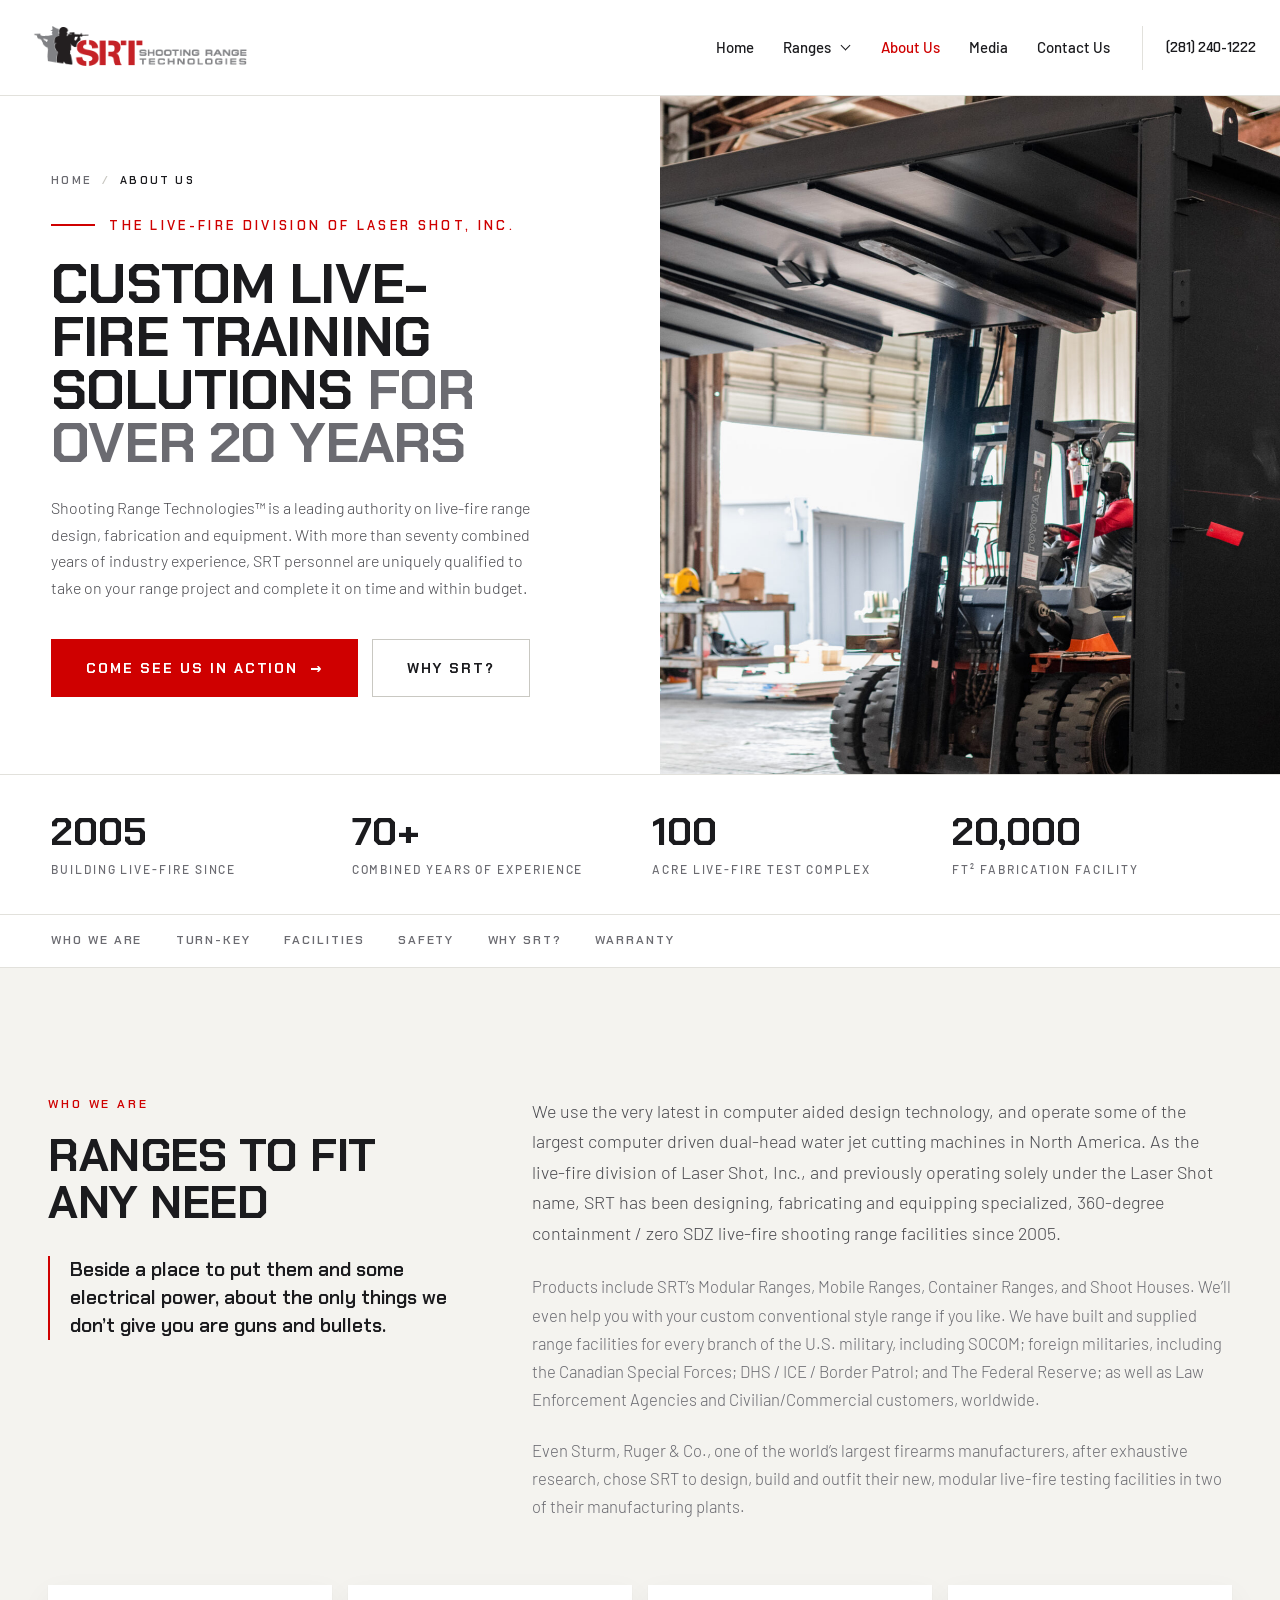
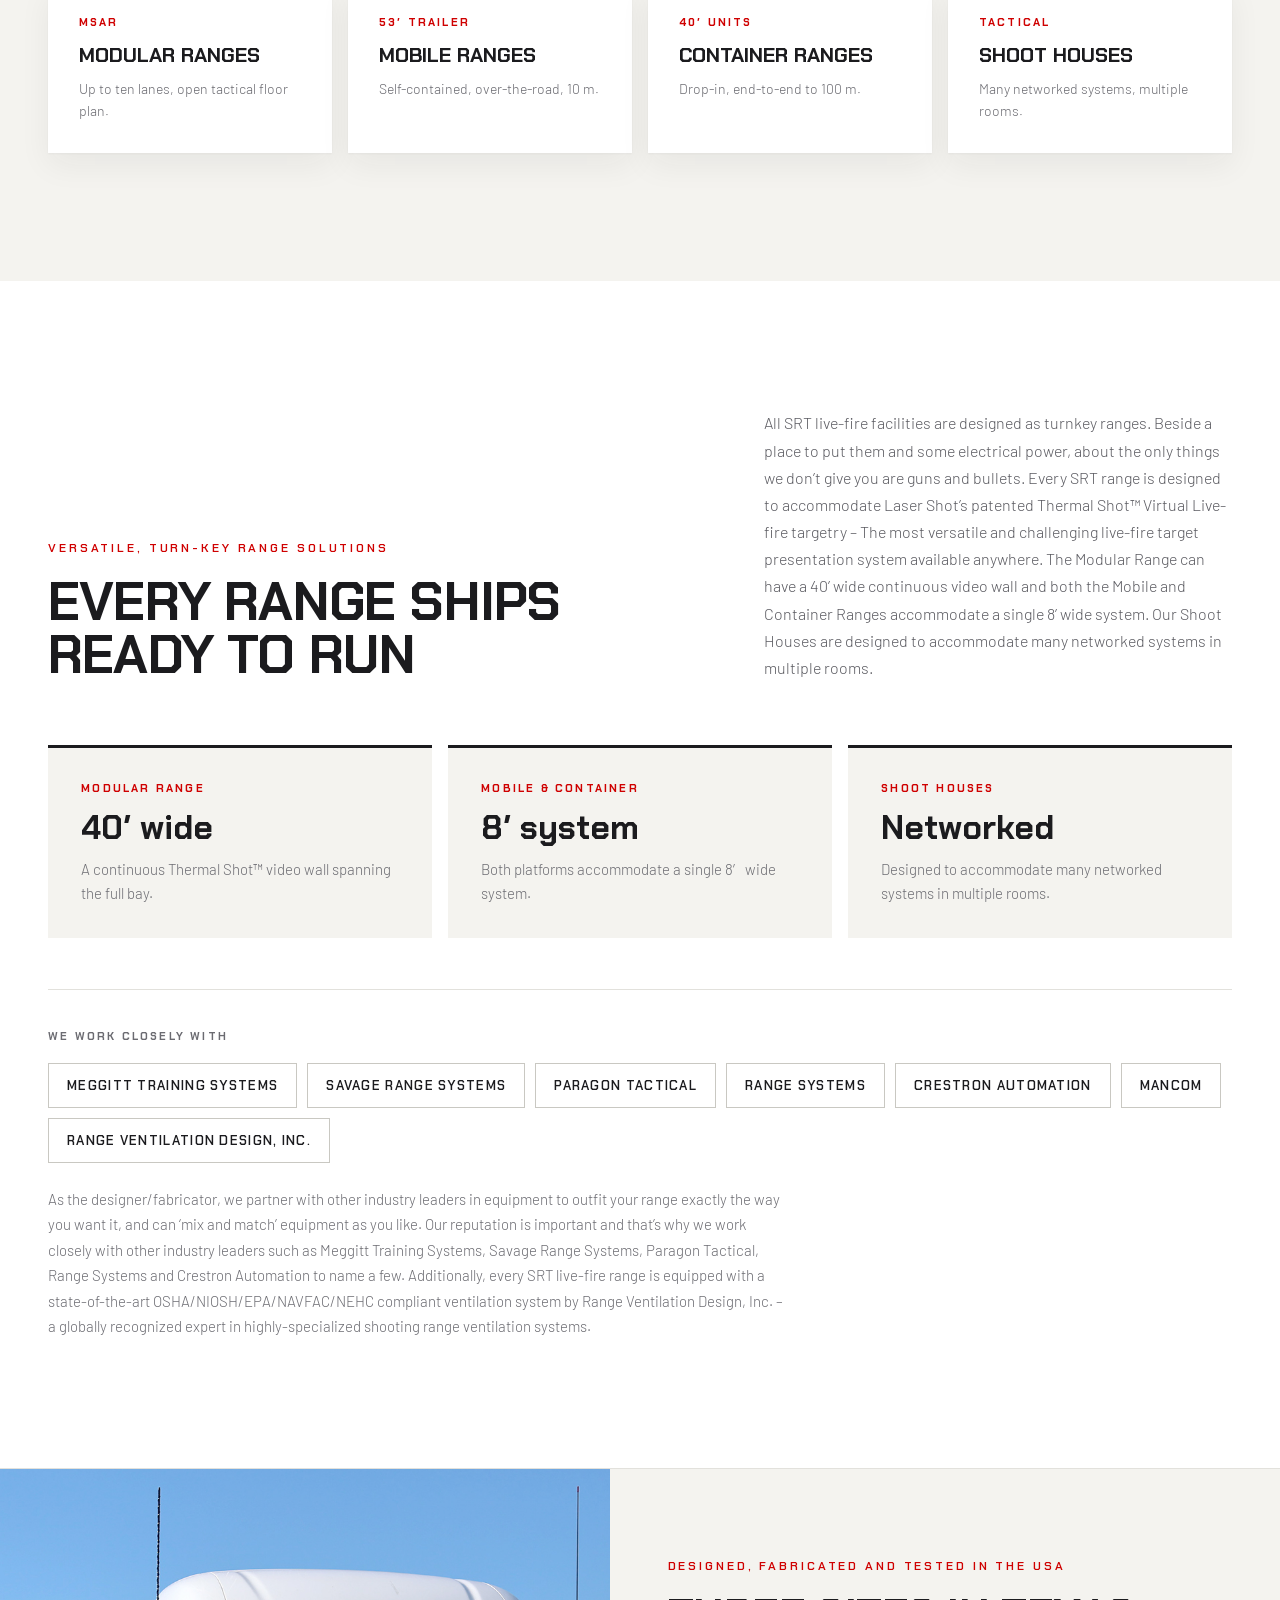
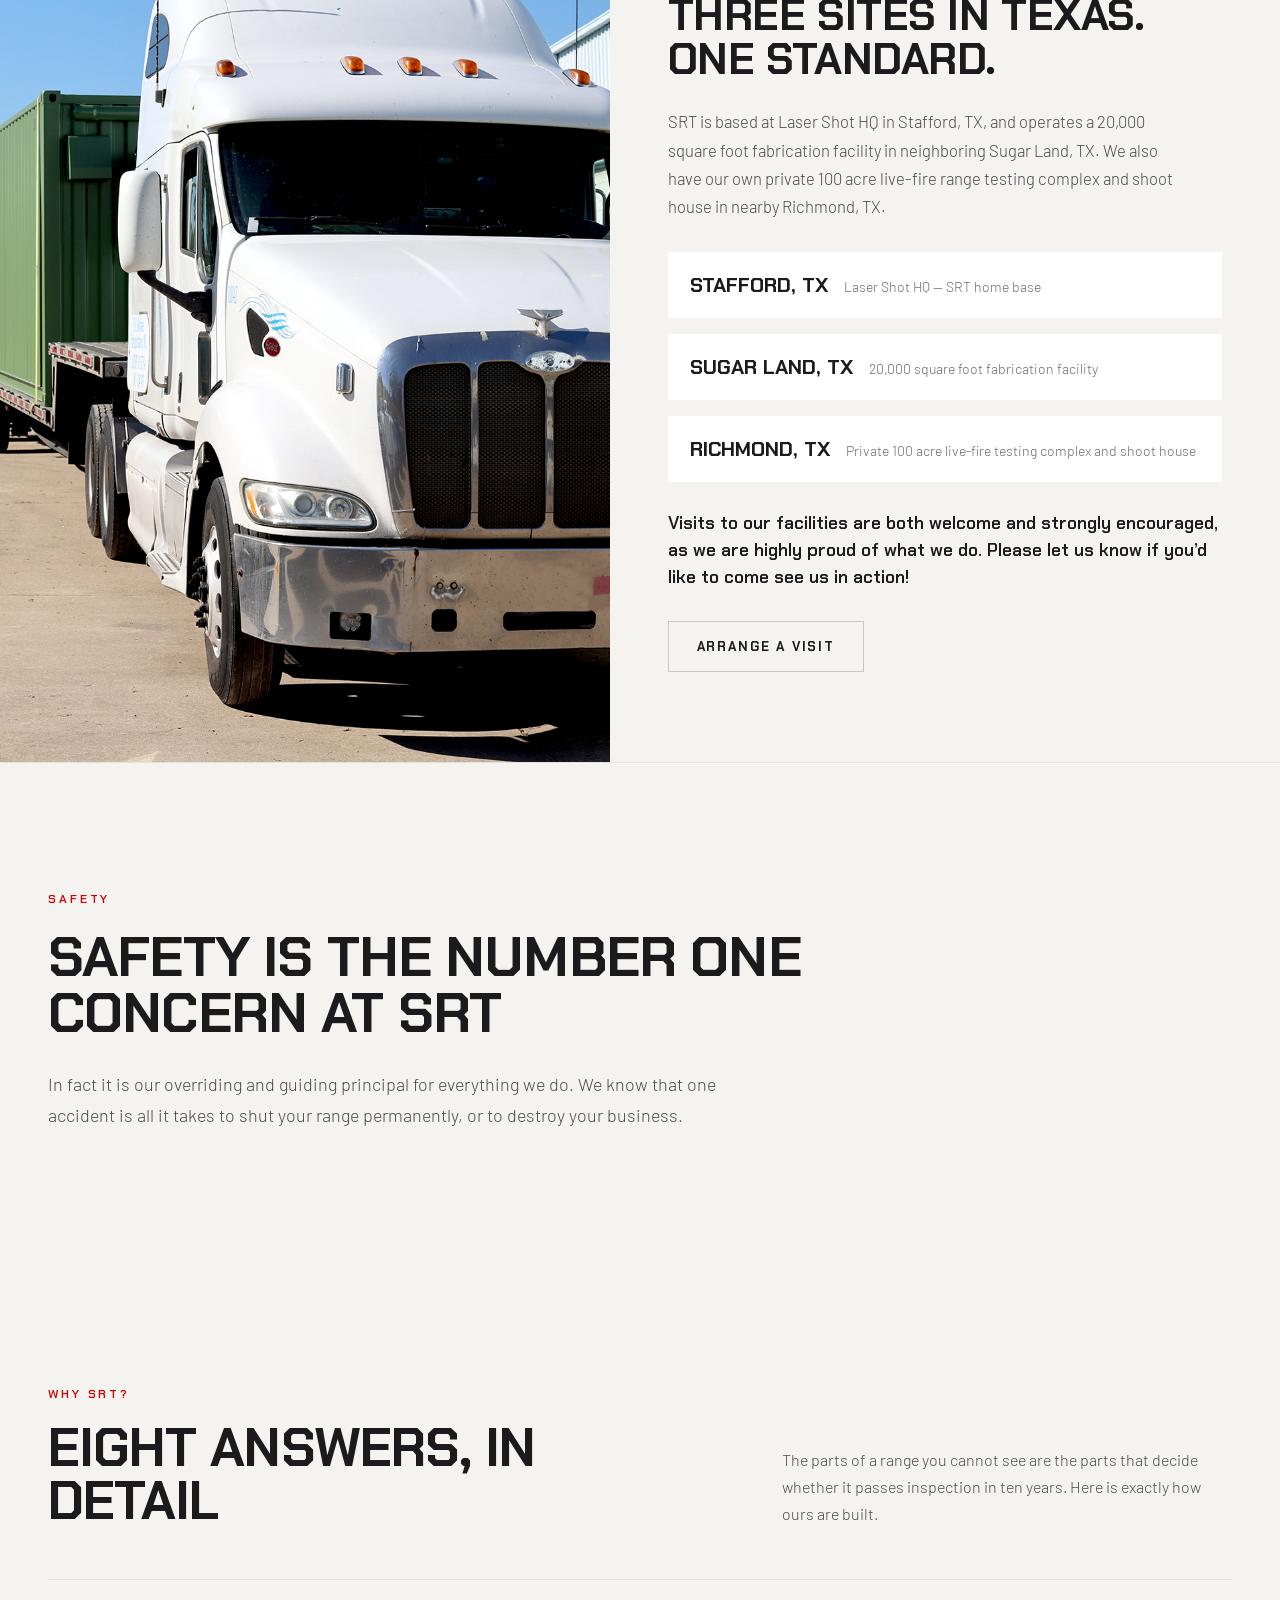
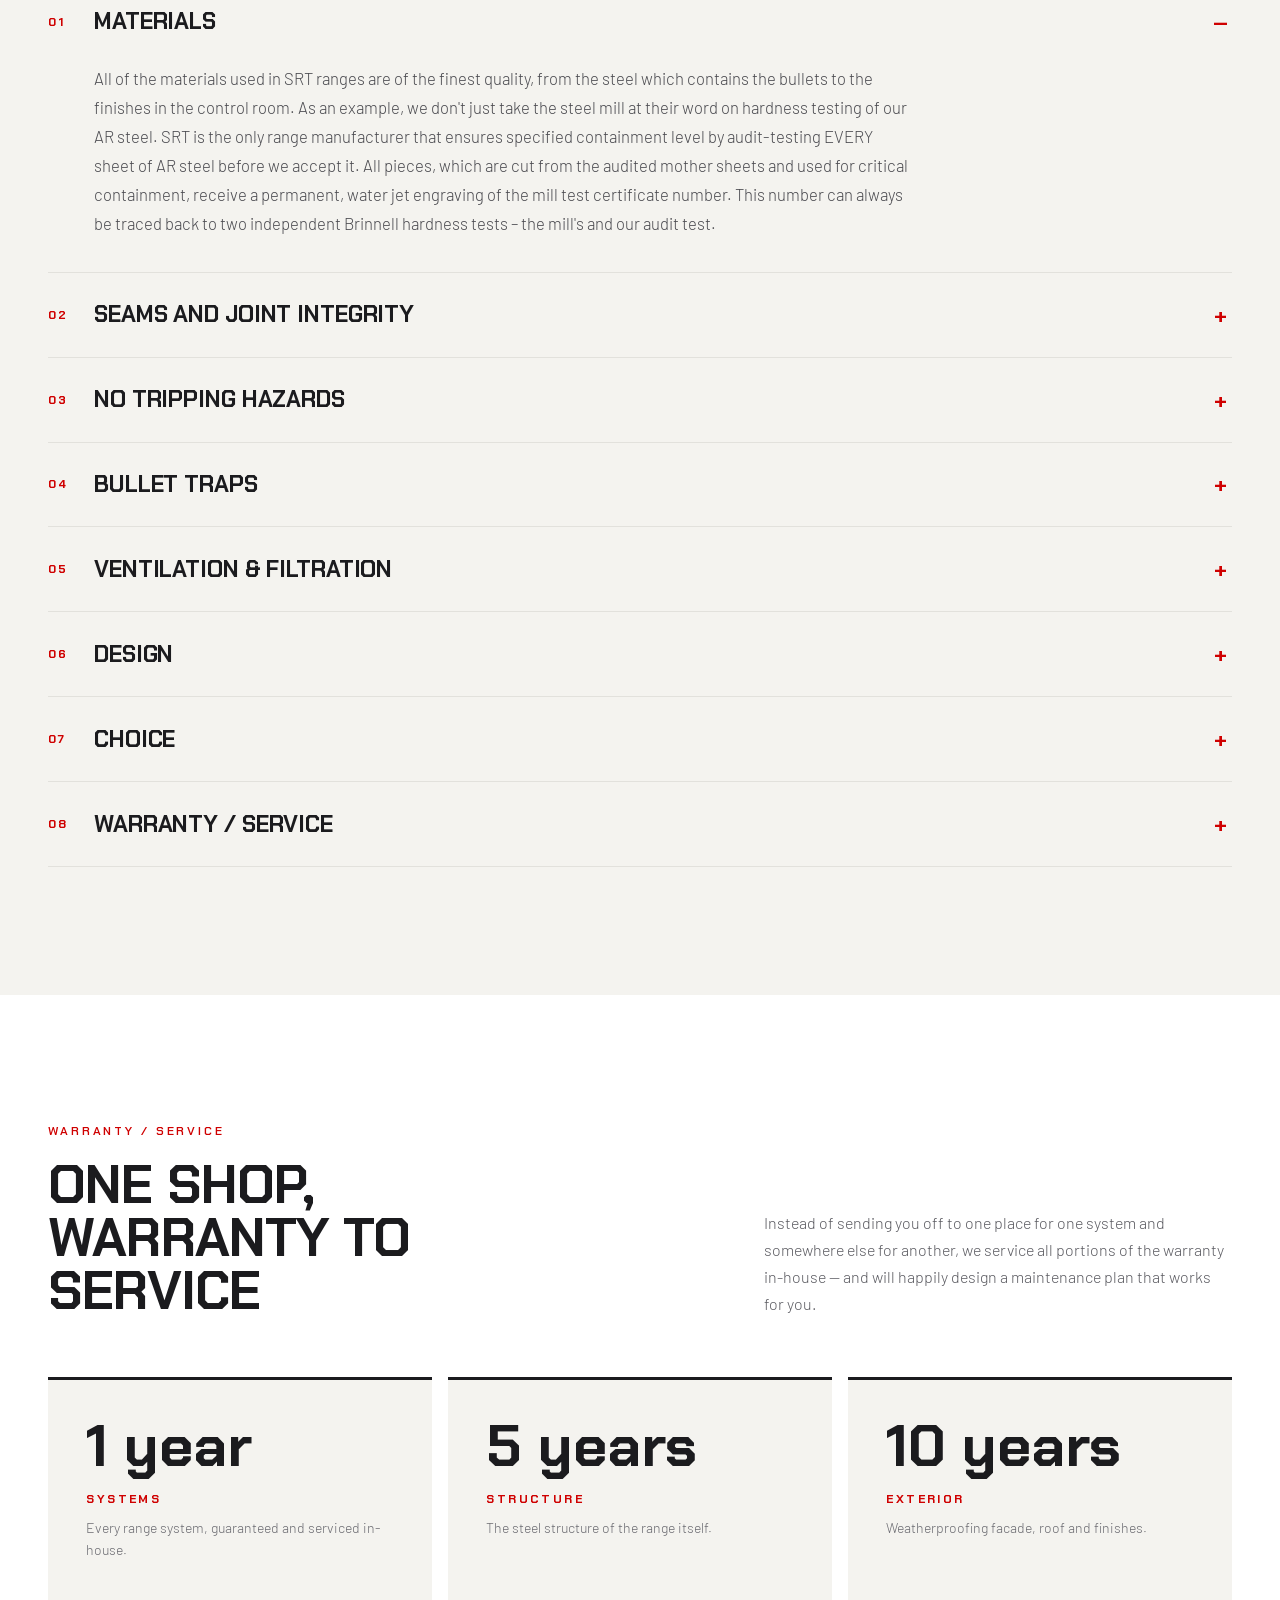
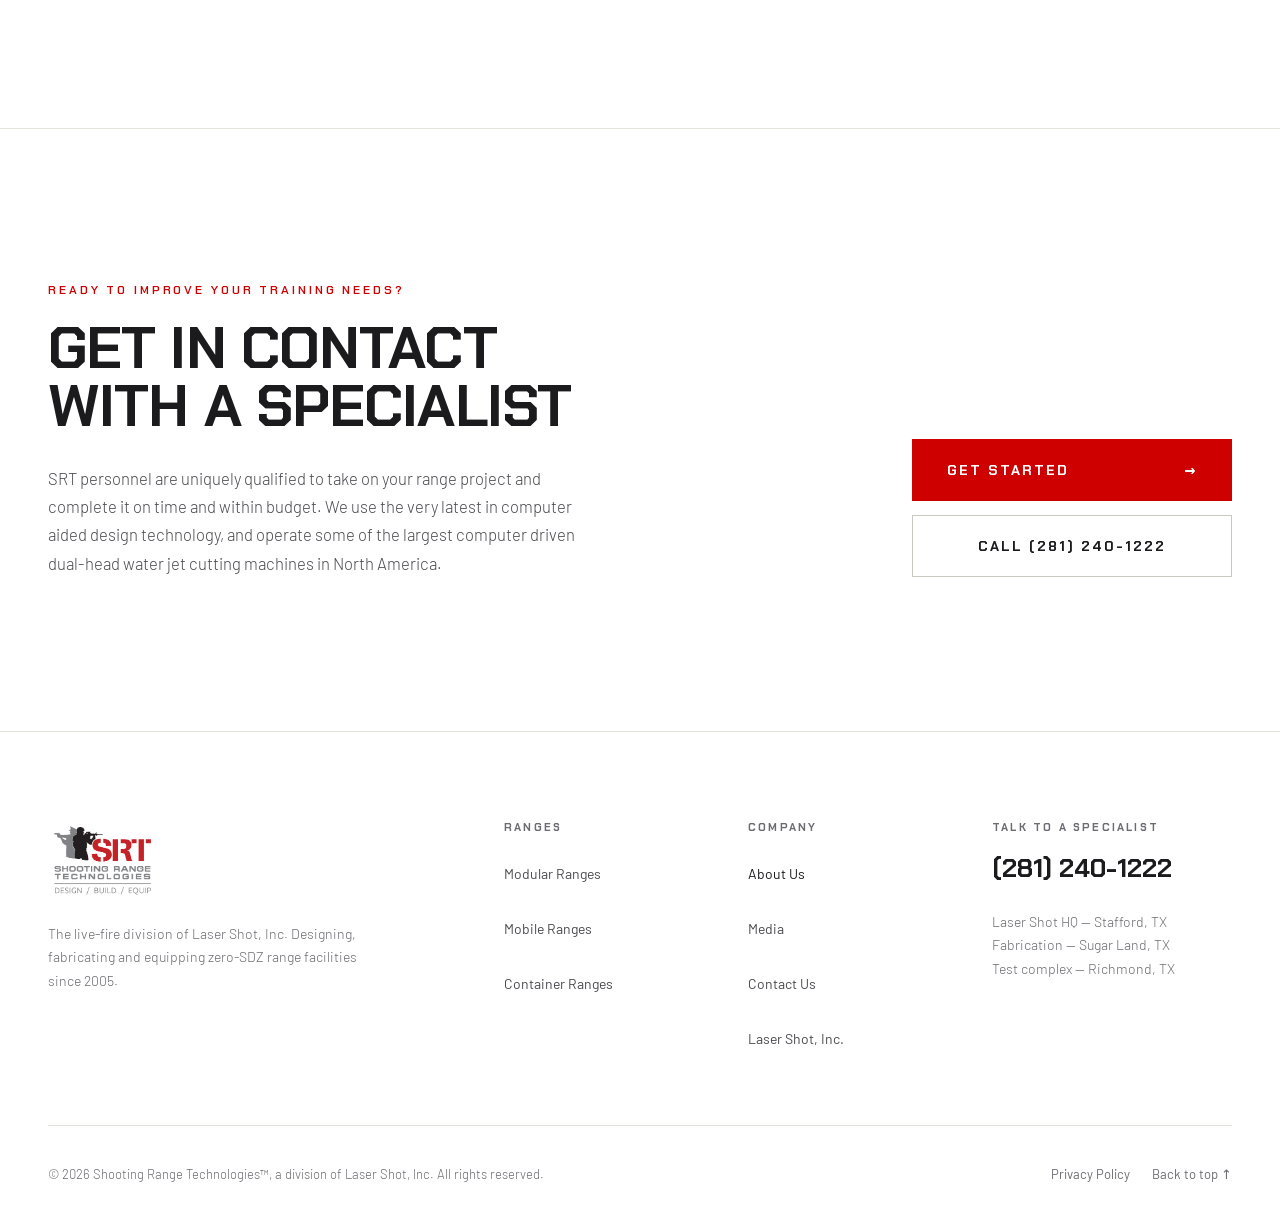
<file: about-us.html>
<!DOCTYPE html>

<html lang="en"><head><meta charset="utf-8"/><meta content="noindex,nofollow" name="robots"/>
<meta content="width=device-width, initial-scale=1" name="viewport"/>
<title>About Us — Shooting Range Technologies</title>
<meta content="Learn about us: Shooting Range Technologies™ is a leading authority on live-fire range design, fabrication and equipment." name="description"/>
<link href="assets/srt-favicon.png" rel="icon"/>
<link href="https://fonts.googleapis.com" rel="preconnect"/>
<link crossorigin="crossorigin" href="https://fonts.gstatic.com" rel="preconnect"/>
<link href="https://fonts.googleapis.com/css2?family=Chakra+Petch:wght@500;600;700&amp;family=Barlow:wght@300;400;500;600&amp;display=swap" rel="stylesheet"/>
<style>
  html { scroll-behavior: smooth; }
  body { margin: 0; background: #FFFFFF; -webkit-font-smoothing: antialiased; }
  * { box-sizing: border-box; }
  a { color: #CF0000; text-decoration: none; }
  a:hover { color: #FF2A2A; }
  ::selection { background: #CF0000; color: #fff; }
</style>
<link href="assets/site.css" rel="stylesheet"/><style>.hover-1:hover{color:#CF0000 !important}
.hover-2:hover{color:#CF0000 !important}
.hover-3:hover{color:#FF2A2A !important}
.hover-4:hover{color:#CF0000 !important}
.hover-5:hover{color:#1B1B1E !important}
.hover-6:hover{background:#FF2A2A !important;border-color:#FF2A2A !important;color:#fff !important}
.hover-7:hover{color:#1B1B1E !important}
.hover-8:hover{background:#FF2A2A !important;border-color:#FF2A2A !important;color:#fff !important}
.hover-9:hover{border-color:#1B1B1E !important;color:#1B1B1E !important;background:rgba(27,27,30,0.05) !important}
.hover-10:hover{color:#1B1B1E !important;border-bottom-color:#CF0000 !important}
.hover-11:hover{color:#1B1B1E !important;border-bottom-color:#CF0000 !important}
.hover-12:hover{color:#1B1B1E !important;border-bottom-color:#CF0000 !important}
.hover-13:hover{color:#1B1B1E !important;border-bottom-color:#CF0000 !important}
.hover-14:hover{color:#1B1B1E !important;border-bottom-color:#CF0000 !important}
.hover-15:hover{color:#1B1B1E !important;border-bottom-color:#CF0000 !important}
.hover-16:hover{background:#F1F0EB !important;color:#1B1B1E !important}
.hover-17:hover{background:#F1F0EB !important;color:#1B1B1E !important}
.hover-18:hover{background:#F1F0EB !important;color:#1B1B1E !important}
.hover-19:hover{background:#F1F0EB !important;color:#1B1B1E !important}
.hover-20:hover{border-color:#CF0000 !important;background:#CF0000 !important;color:#fff !important}
.hover-21:hover{background:#FF2A2A !important;border-color:#FF2A2A !important;color:#fff !important}
.hover-22:hover{border-color:#1B1B1E !important;background:rgba(27,27,30,0.05) !important;color:#1B1B1E !important}
.hover-23:hover{color:#CF0000 !important}
.hover-24:hover{color:#CF0000 !important}
.hover-25:hover{color:#CF0000 !important}
.hover-26:hover{color:#CF0000 !important}
.hover-27:hover{color:#CF0000 !important}
.hover-28:hover{color:#CF0000 !important}
.hover-29:hover{color:#CF0000 !important}
.hover-30:hover{color:#CF0000 !important}
.hover-31:hover{color:#CF0000 !important}
.hover-32:hover{color:#4A4A4F !important}
.hover-33:hover{color:#4A4A4F !important}
.hover-34:hover{color:#4A4A4F !important}</style><link href="assets/navigation.css" rel="stylesheet"/><link href="assets/final-polish.css" rel="stylesheet"/><meta content="Jillur Rahman" name="author"/></head><body>
<div data-ref="rootRef" id="main" style="background:#FFFFFF;color:#1B1B1E;font-family:Barlow,system-ui,sans-serif;overflow-x:clip">
<a class="skip-link" href="#main">Skip to content</a><header class="site-header" data-ref="headerRef"><div class="wrap header-inner"><a aria-label="Shooting Range Technologies home" class="brand" href="index.html"><img alt="Shooting Range Technologies" data-asset="SRT_Horizontal.png" decoding="async" fetchpriority="high" height="140" loading="eager" src="assets/images/SRT_Horizontal.png" width="566"/></a><nav aria-label="Main navigation" class="desktop-nav"><a href="index.html">Home</a><details class="nav-disclosure"><summary>Ranges <span class="chevron"></span></summary><div class="dropdown"><a href="modular-ranges.html">Modular Ranges</a><a href="mobile-ranges.html">Mobile Ranges</a><a href="container-ranges.html">Container Ranges</a></div></details><a aria-current="page" href="about-us.html">About Us</a><a href="media.html">Media</a><a href="contact-us.html">Contact Us</a></nav><a class="header-phone" href="tel:+12812401222">(281) 240-1222</a><button aria-controls="mobile-menu" aria-expanded="false" class="menu-trigger" data-menu-open="">Menu <span aria-hidden="true" class="menu-lines"></span></button></div></header><dialog aria-label="Main navigation" class="mobile-menu" id="mobile-menu"><div class="menu-top"><img alt="Shooting Range Technologies" data-asset="SRT_Horizontal.png" decoding="async" height="140" loading="lazy" src="assets/images/SRT_Horizontal.png" width="566"/><button aria-label="Close menu" class="icon-button" data-menu-close="">×</button></div><nav aria-label="Mobile navigation" class="mobile-links"><a href="index.html">Home</a><a class="sub" href="modular-ranges.html">Modular Ranges</a><a class="sub" href="mobile-ranges.html">Mobile Ranges</a><a class="sub" href="container-ranges.html">Container Ranges</a><a aria-current="page" href="about-us.html">About Us</a><a href="media.html">Media</a><a href="contact-us.html">Contact Us</a></nav><a class="button" href="tel:+12812401222">Call (281) 240-1222 <svg aria-hidden="true" class="arrow" fill="none" viewbox="0 0 24 24"><path d="M5 12h14M13 5l7 7-7 7" stroke="currentColor" stroke-width="1.5"></path></svg></a></dialog><nav aria-label="Page navigation" class="wrap no-js-nav"><a href="index.html">Home</a><a class="sub" href="modular-ranges.html">Modular Ranges</a><a class="sub" href="mobile-ranges.html">Mobile Ranges</a><a class="sub" href="container-ranges.html">Container Ranges</a><a aria-current="page" href="about-us.html">About Us</a><a href="media.html">Media</a><a href="contact-us.html">Contact Us</a></nav>
<section id="top" style="color:#1B1B1E;background:#FFFFFF">
<div style="max-width:1600px;margin:0 auto;display:flex;flex-wrap:wrap;align-items:stretch">
<div style="flex:1 1 380px;display:flex;flex-direction:column;justify-content:center;padding:clamp(48px,6vw,100px) clamp(18px,4vw,64px)">
<div style="display:flex;align-items:center;gap:10px;font-family:'Chakra Petch',sans-serif;font-weight:600;font-size:11px;letter-spacing:.2em;text-transform:uppercase;color:#6B6B71;margin-bottom:30px">
<a class="hover-7" href="index.html" style="color:#6B6B71">Home</a>
<span style="color:#C9C8C2">/</span>
<span style="color:#1B1B1E">About Us</span>
</div>
<div style="display:flex;align-items:center;gap:14px;margin-bottom:24px">
<span style="width:44px;height:2px;background:#CF0000;display:block"></span>
<span style="font-family:'Chakra Petch',sans-serif;font-weight:600;font-size:clamp(11px,1vw,13px);letter-spacing:.26em;text-transform:uppercase;color:#CF0000">The live-fire division of Laser Shot, Inc.</span>
</div>
<h1 style="font-family:'Chakra Petch',sans-serif;font-weight:700;text-transform:uppercase;font-size:clamp(38px,4.4vw,72px);line-height:0.94;letter-spacing:-0.015em;margin:0;max-width:16ch;text-wrap:balance">Custom live-fire training solutions <span style="color:#6B6B71;display:inline">for over 20 years</span></h1>
<p style="max-width:54ch;margin:26px 0 0;font-size:clamp(16px,1.25vw,18px);line-height:1.65;color:#4A4A4F;font-weight:300">Shooting Range Technologies™ is a leading authority on live-fire range design, fabrication and equipment. With more than seventy combined years of industry experience, SRT personnel are uniquely qualified to take on your range project and complete it on time and within budget.</p>
<div style="display:flex;flex-wrap:wrap;gap:14px;margin-top:38px">
<a class="hover-8" href="#facilities" style="font-family:'Chakra Petch',sans-serif;font-weight:700;font-size:14px;letter-spacing:.14em;text-transform:uppercase;color:#fff;background:#CF0000;padding:19px 34px;border:1px solid #CF0000;display:inline-flex;align-items:center;gap:12px">Come see us in action <span style="font-size:16px;line-height:1">→</span></a>
<a class="hover-9" href="#why" style="font-family:'Chakra Petch',sans-serif;font-weight:700;font-size:14px;letter-spacing:.14em;text-transform:uppercase;color:#1B1B1E;background:transparent;padding:19px 34px;border:1px solid #C9C8C2;display:inline-flex;align-items:center">Why SRT?</a>
</div>
</div>
<div style="flex:1 1 340px;position:relative;min-height:clamp(300px,42vw,620px);background:#1B1B1E;overflow:hidden">
<img alt="SRT range module under fabrication in Texas" data-parallax="1" src="assets/mr-fabrication.jpg" style="position:absolute;left:0;top:-10%;width:100%;height:120%;object-fit:cover;object-position:62% 50%;will-change:transform;backface-visibility:hidden"/>
</div>
</div>
<div style="border-top:1px solid #E2E1DC;background:#FFFFFF">
<div style="max-width:1600px;margin:0 auto;padding:clamp(28px,3vw,40px) clamp(18px,4vw,64px);display:flex;flex-wrap:wrap;gap:24px">
<div style="flex:1 1 170px">
<div style="font-family:'Chakra Petch',sans-serif;font-weight:700;font-size:clamp(26px,3vw,42px);line-height:1;color:#1B1B1E"><span data-bind="2">2005</span></div>
<div style="font-size:12px;letter-spacing:.16em;text-transform:uppercase;color:#6B6B71;margin-top:10px;font-weight:500"><span data-bind="3">Building live-fire since</span></div>
</div>
<div style="flex:1 1 170px">
<div style="font-family:'Chakra Petch',sans-serif;font-weight:700;font-size:clamp(26px,3vw,42px);line-height:1;color:#1B1B1E"><span data-bind="4">70+</span></div>
<div style="font-size:12px;letter-spacing:.16em;text-transform:uppercase;color:#6B6B71;margin-top:10px;font-weight:500"><span data-bind="5">Combined years of experience</span></div>
</div>
<div style="flex:1 1 170px">
<div style="font-family:'Chakra Petch',sans-serif;font-weight:700;font-size:clamp(26px,3vw,42px);line-height:1;color:#1B1B1E"><span data-bind="6">100</span></div>
<div style="font-size:12px;letter-spacing:.16em;text-transform:uppercase;color:#6B6B71;margin-top:10px;font-weight:500"><span data-bind="7">Acre live-fire test complex</span></div>
</div>
<div style="flex:1 1 170px">
<div style="font-family:'Chakra Petch',sans-serif;font-weight:700;font-size:clamp(26px,3vw,42px);line-height:1;color:#1B1B1E"><span data-bind="8">20,000</span></div>
<div style="font-size:12px;letter-spacing:.16em;text-transform:uppercase;color:#6B6B71;margin-top:10px;font-weight:500"><span data-bind="9">Ft² fabrication facility</span></div>
</div>
</div>
</div>
</section>
<nav data-ref="railRef" style="position:sticky;top:82px;z-index:50;background:rgba(255,255,255,0.94);backdrop-filter:blur(12px);-webkit-backdrop-filter:blur(12px);border-top:1px solid #E2E1DC;border-bottom:1px solid #E2E1DC">
<div style="max-width:1600px;margin:0 auto;padding:0 clamp(18px,4vw,64px);display:flex;gap:clamp(18px,2.6vw,38px);overflow-x:auto;align-items:center">
<a class="hover-10" data-bind="10" href="#story" style="font-family:'Chakra Petch',sans-serif;font-weight:600;font-size:12px;letter-spacing:.16em;text-transform:uppercase;color:#6B6B71;padding:17px 0;white-space:nowrap;border-bottom:2px solid transparent"><span data-bind="11">Who we are</span></a>
<a class="hover-11" data-bind="12" href="#turnkey" style="font-family:'Chakra Petch',sans-serif;font-weight:600;font-size:12px;letter-spacing:.16em;text-transform:uppercase;color:#6B6B71;padding:17px 0;white-space:nowrap;border-bottom:2px solid transparent"><span data-bind="13">Turn-key</span></a>
<a class="hover-12" data-bind="14" href="#facilities" style="font-family:'Chakra Petch',sans-serif;font-weight:600;font-size:12px;letter-spacing:.16em;text-transform:uppercase;color:#6B6B71;padding:17px 0;white-space:nowrap;border-bottom:2px solid transparent"><span data-bind="15">Facilities</span></a>
<a class="hover-13" data-bind="16" href="#safety" style="font-family:'Chakra Petch',sans-serif;font-weight:600;font-size:12px;letter-spacing:.16em;text-transform:uppercase;color:#6B6B71;padding:17px 0;white-space:nowrap;border-bottom:2px solid transparent"><span data-bind="17">Safety</span></a>
<a class="hover-14" data-bind="18" href="#why" style="font-family:'Chakra Petch',sans-serif;font-weight:600;font-size:12px;letter-spacing:.16em;text-transform:uppercase;color:#6B6B71;padding:17px 0;white-space:nowrap;border-bottom:2px solid transparent"><span data-bind="19">Why SRT?</span></a>
<a class="hover-15" data-bind="20" href="#warranty" style="font-family:'Chakra Petch',sans-serif;font-weight:600;font-size:12px;letter-spacing:.16em;text-transform:uppercase;color:#6B6B71;padding:17px 0;white-space:nowrap;border-bottom:2px solid transparent"><span data-bind="21">Warranty</span></a>
</div>
</nav>
<section id="story" style="background:#F4F3EF;color:#1B1B1E;padding:clamp(70px,10vw,140px) clamp(18px,4vw,48px)">
<div style="max-width:1400px;margin:0 auto;display:flex;flex-wrap:wrap;gap:clamp(34px,5vw,90px)">
<div style="flex:1 1 300px;max-width:420px">
<div style="font-family:'Chakra Petch',sans-serif;font-weight:600;font-size:12px;letter-spacing:.24em;text-transform:uppercase;color:#CF0000;margin-bottom:20px">Who we are</div>
<h2 style="font-family:'Chakra Petch',sans-serif;font-weight:700;text-transform:uppercase;font-size:clamp(30px,3.6vw,52px);line-height:1.02;letter-spacing:-0.01em;margin:0;color:#1B1B1E">Ranges to fit any need</h2>
<div style="margin-top:30px;padding-left:20px;border-left:2px solid #CF0000">
<p style="margin:0;font-family:'Chakra Petch',sans-serif;font-weight:600;font-size:clamp(16px,1.5vw,20px);line-height:1.45;color:#1B1B1E">Beside a place to put them and some electrical power, about the only things we don’t give you are guns and bullets.</p>
</div>
</div>
<div style="flex:1 1 420px">
<p style="margin:0;font-size:clamp(16px,1.4vw,20px);line-height:1.7;color:#4A4A4F;font-weight:300">We use the very latest in computer aided design technology, and operate some of the largest computer driven dual-head water jet cutting machines in North America. As the live-fire division of Laser Shot, Inc., and previously operating solely under the Laser Shot name, SRT has been designing, fabricating and equipping specialized, 360-degree containment / zero SDZ live-fire shooting range facilities since 2005.</p>
<p style="margin:24px 0 0;font-size:clamp(15px,1.3vw,18px);line-height:1.7;color:#6B6B71;font-weight:300">Products include SRT’s Modular Ranges, Mobile Ranges, Container Ranges, and Shoot Houses. We’ll even help you with your custom conventional style range if you like. We have built and supplied range facilities for every branch of the U.S. military, including SOCOM; foreign militaries, including the Canadian Special Forces; DHS / ICE / Border Patrol; and The Federal Reserve; as well as Law Enforcement Agencies and Civilian/Commercial customers, worldwide.</p>
<p style="margin:22px 0 0;font-size:clamp(15px,1.3vw,18px);line-height:1.7;color:#6B6B71;font-weight:300">Even Sturm, Ruger &amp; Co., one of the world’s largest firearms manufacturers, after exhaustive research, chose SRT to design, build and outfit their new, modular live-fire testing facilities in two of their manufacturing plants.</p>
</div>
</div>
<div style="max-width:1400px;margin:clamp(44px,5vw,72px) auto 0;display:flex;flex-wrap:wrap;gap:16px">
<a class="hover-16" data-bind="22" href="modular-ranges.html" style="flex:1 1 210px;background:#FFFFFF;box-shadow:0 1px 2px rgba(27,27,30,0.04),0 12px 30px rgba(27,27,30,0.06);padding:clamp(24px,2.4vw,34px);color:#1B1B1E;display:block">
<div style="font-family:'Chakra Petch',sans-serif;font-weight:700;font-size:11px;letter-spacing:.2em;text-transform:uppercase;color:#CF0000"><span data-bind="23">MSAR</span></div>
<div style="font-family:'Chakra Petch',sans-serif;font-weight:700;font-size:clamp(17px,1.6vw,22px);line-height:1.2;color:#1B1B1E;margin-top:14px;text-transform:uppercase"><span data-bind="24">Modular Ranges</span></div>
<div style="font-size:14px;line-height:1.6;color:#6B6B71;margin-top:10px;font-weight:300"><span data-bind="25">Up to ten lanes, open tactical floor plan.</span></div>
</a>
<a class="hover-17" data-bind="26" href="mobile-ranges.html" style="flex:1 1 210px;background:#FFFFFF;box-shadow:0 1px 2px rgba(27,27,30,0.04),0 12px 30px rgba(27,27,30,0.06);padding:clamp(24px,2.4vw,34px);color:#1B1B1E;display:block">
<div style="font-family:'Chakra Petch',sans-serif;font-weight:700;font-size:11px;letter-spacing:.2em;text-transform:uppercase;color:#CF0000"><span data-bind="27">53′ Trailer</span></div>
<div style="font-family:'Chakra Petch',sans-serif;font-weight:700;font-size:clamp(17px,1.6vw,22px);line-height:1.2;color:#1B1B1E;margin-top:14px;text-transform:uppercase"><span data-bind="28">Mobile Ranges</span></div>
<div style="font-size:14px;line-height:1.6;color:#6B6B71;margin-top:10px;font-weight:300"><span data-bind="29">Self-contained, over-the-road, 10 m.</span></div>
</a>
<a class="hover-18" data-bind="30" href="container-ranges.html" style="flex:1 1 210px;background:#FFFFFF;box-shadow:0 1px 2px rgba(27,27,30,0.04),0 12px 30px rgba(27,27,30,0.06);padding:clamp(24px,2.4vw,34px);color:#1B1B1E;display:block">
<div style="font-family:'Chakra Petch',sans-serif;font-weight:700;font-size:11px;letter-spacing:.2em;text-transform:uppercase;color:#CF0000"><span data-bind="31">40′ Units</span></div>
<div style="font-family:'Chakra Petch',sans-serif;font-weight:700;font-size:clamp(17px,1.6vw,22px);line-height:1.2;color:#1B1B1E;margin-top:14px;text-transform:uppercase"><span data-bind="32">Container Ranges</span></div>
<div style="font-size:14px;line-height:1.6;color:#6B6B71;margin-top:10px;font-weight:300"><span data-bind="33">Drop-in, end-to-end to 100 m.</span></div>
</a>
<a class="hover-19" data-bind="34" href="index.html#ranges" style="flex:1 1 210px;background:#FFFFFF;box-shadow:0 1px 2px rgba(27,27,30,0.04),0 12px 30px rgba(27,27,30,0.06);padding:clamp(24px,2.4vw,34px);color:#1B1B1E;display:block">
<div style="font-family:'Chakra Petch',sans-serif;font-weight:700;font-size:11px;letter-spacing:.2em;text-transform:uppercase;color:#CF0000"><span data-bind="35">Tactical</span></div>
<div style="font-family:'Chakra Petch',sans-serif;font-weight:700;font-size:clamp(17px,1.6vw,22px);line-height:1.2;color:#1B1B1E;margin-top:14px;text-transform:uppercase"><span data-bind="36">Shoot Houses</span></div>
<div style="font-size:14px;line-height:1.6;color:#6B6B71;margin-top:10px;font-weight:300"><span data-bind="37">Many networked systems, multiple rooms.</span></div>
</a>
</div>
</section>
<section id="turnkey" style="background:#FFFFFF;padding:clamp(70px,10vw,140px) clamp(18px,4vw,48px)">
<div style="max-width:1400px;margin:0 auto">
<div style="display:flex;flex-wrap:wrap;gap:clamp(28px,5vw,80px);align-items:flex-end;margin-bottom:clamp(40px,5vw,64px)">
<div style="flex:1 1 420px">
<div style="font-family:'Chakra Petch',sans-serif;font-weight:600;font-size:12px;letter-spacing:.24em;text-transform:uppercase;color:#CF0000;margin-bottom:20px">Versatile, turn-key range solutions</div>
<h2 style="font-family:'Chakra Petch',sans-serif;font-weight:700;text-transform:uppercase;font-size:clamp(30px,4.2vw,58px);line-height:0.98;letter-spacing:-0.015em;margin:0;max-width:16ch">Every range ships ready to run</h2>
</div>
<p style="flex:1 1 320px;max-width:52ch;margin:0;font-size:clamp(15px,1.25vw,18px);line-height:1.7;color:#5A5A60;font-weight:300">All SRT live-fire facilities are designed as turnkey ranges. Beside a place to put them and some electrical power, about the only things we don’t give you are guns and bullets. Every SRT range is designed to accommodate Laser Shot’s patented Thermal Shot™ Virtual Live-fire targetry – The most versatile and challenging live-fire target presentation system available anywhere. The Modular Range can have a 40’ wide continuous video wall and both the Mobile and Container Ranges accommodate a single 8’ wide system. Our Shoot Houses are designed to accommodate many networked systems in multiple rooms. </p>
</div>
<div style="display:flex;flex-wrap:wrap;gap:16px">
<div style="flex:1 1 300px;background:#F4F3EF;border-top:3px solid #1B1B1E;padding:clamp(26px,2.6vw,38px)">
<div style="font-family:'Chakra Petch',sans-serif;font-weight:700;font-size:11px;letter-spacing:.2em;text-transform:uppercase;color:#CF0000"><span data-bind="38">Modular Range</span></div>
<div style="font-family:'Chakra Petch',sans-serif;font-weight:700;font-size:clamp(24px,2.6vw,38px);line-height:1;color:#1B1B1E;margin-top:16px"><span data-bind="39">40′ wide</span></div>
<div style="font-size:15px;line-height:1.6;color:#6B6B71;margin-top:12px;font-weight:300"><span data-bind="40">A continuous Thermal Shot™ video wall spanning the full bay.</span></div>
</div>
<div style="flex:1 1 300px;background:#F4F3EF;border-top:3px solid #1B1B1E;padding:clamp(26px,2.6vw,38px)">
<div style="font-family:'Chakra Petch',sans-serif;font-weight:700;font-size:11px;letter-spacing:.2em;text-transform:uppercase;color:#CF0000"><span data-bind="41">Mobile &amp; Container</span></div>
<div style="font-family:'Chakra Petch',sans-serif;font-weight:700;font-size:clamp(24px,2.6vw,38px);line-height:1;color:#1B1B1E;margin-top:16px"><span data-bind="42">8′ system</span></div>
<div style="font-size:15px;line-height:1.6;color:#6B6B71;margin-top:12px;font-weight:300"><span data-bind="43">Both platforms accommodate a single 8′ wide system.</span></div>
</div>
<div style="flex:1 1 300px;background:#F4F3EF;border-top:3px solid #1B1B1E;padding:clamp(26px,2.6vw,38px)">
<div style="font-family:'Chakra Petch',sans-serif;font-weight:700;font-size:11px;letter-spacing:.2em;text-transform:uppercase;color:#CF0000"><span data-bind="44">Shoot Houses</span></div>
<div style="font-family:'Chakra Petch',sans-serif;font-weight:700;font-size:clamp(24px,2.6vw,38px);line-height:1;color:#1B1B1E;margin-top:16px"><span data-bind="45">Networked</span></div>
<div style="font-size:15px;line-height:1.6;color:#6B6B71;margin-top:12px;font-weight:300"><span data-bind="46">Designed to accommodate many networked systems in multiple rooms.</span></div>
</div>
</div>
<div style="margin-top:clamp(36px,4vw,56px);padding-top:clamp(30px,3vw,44px);border-top:1px solid #E2E1DC">
<div style="font-family:'Chakra Petch',sans-serif;font-weight:700;font-size:11px;letter-spacing:.2em;text-transform:uppercase;color:#6B6B71;margin-bottom:20px">We work closely with</div>
<div style="display:flex;flex-wrap:wrap;gap:10px">
<span style="font-family:'Chakra Petch',sans-serif;font-weight:600;font-size:13px;letter-spacing:.1em;text-transform:uppercase;color:#1B1B1E;border:1px solid #C9C8C2;padding:13px 18px"><span data-bind="47">Meggitt Training Systems</span></span>
<span style="font-family:'Chakra Petch',sans-serif;font-weight:600;font-size:13px;letter-spacing:.1em;text-transform:uppercase;color:#1B1B1E;border:1px solid #C9C8C2;padding:13px 18px"><span data-bind="48">Savage Range Systems</span></span>
<span style="font-family:'Chakra Petch',sans-serif;font-weight:600;font-size:13px;letter-spacing:.1em;text-transform:uppercase;color:#1B1B1E;border:1px solid #C9C8C2;padding:13px 18px"><span data-bind="49">Paragon Tactical</span></span>
<span style="font-family:'Chakra Petch',sans-serif;font-weight:600;font-size:13px;letter-spacing:.1em;text-transform:uppercase;color:#1B1B1E;border:1px solid #C9C8C2;padding:13px 18px"><span data-bind="50">Range Systems</span></span>
<span style="font-family:'Chakra Petch',sans-serif;font-weight:600;font-size:13px;letter-spacing:.1em;text-transform:uppercase;color:#1B1B1E;border:1px solid #C9C8C2;padding:13px 18px"><span data-bind="51">Crestron Automation</span></span>
<span style="font-family:'Chakra Petch',sans-serif;font-weight:600;font-size:13px;letter-spacing:.1em;text-transform:uppercase;color:#1B1B1E;border:1px solid #C9C8C2;padding:13px 18px"><span data-bind="52">Mancom</span></span>
<span style="font-family:'Chakra Petch',sans-serif;font-weight:600;font-size:13px;letter-spacing:.1em;text-transform:uppercase;color:#1B1B1E;border:1px solid #C9C8C2;padding:13px 18px"><span data-bind="53">Range Ventilation Design, Inc.</span></span>
</div>
<p style="margin:24px 0 0;max-width:92ch;font-size:15px;line-height:1.7;color:#6B6B71;font-weight:300">As the designer/fabricator, we partner with other industry leaders in equipment to outfit your range exactly the way you want it, and can ‘mix and match’ equipment as you like. Our reputation is important and that’s why we work closely with other industry leaders such as Meggitt Training Systems, Savage Range Systems, Paragon Tactical, Range Systems and Crestron Automation to name a few. Additionally, every SRT live-fire range is equipped with a state-of-the-art OSHA/NIOSH/EPA/NAVFAC/NEHC compliant ventilation system by Range Ventilation Design, Inc. – a globally recognized expert in highly-specialized shooting range ventilation systems.</p>
</div>
</div>
</section>
<section id="facilities" style="background:#F4F3EF;border-top:1px solid #E2E1DC">
<div style="max-width:1600px;margin:0 auto;display:flex;flex-wrap:wrap">
<div style="flex:1 1 420px;min-height:clamp(320px,38vw,620px);position:relative">
<img alt="Inside an SRT-built facility in Texas" src="assets/ab-facility.jpg" style="position:absolute;inset:0;width:100%;height:100%;object-fit:cover;object-position:center 35%"/>
</div>
<div style="flex:1 1 480px;display:flex;flex-direction:column;justify-content:center;padding:clamp(56px,7vw,100px) clamp(24px,4.5vw,80px)">
<div style="font-family:'Chakra Petch',sans-serif;font-weight:600;font-size:12px;letter-spacing:.24em;text-transform:uppercase;color:#CF0000;margin-bottom:20px">Designed, fabricated and tested in the USA</div>
<h2 style="font-family:'Chakra Petch',sans-serif;font-weight:700;text-transform:uppercase;font-size:clamp(28px,3.4vw,50px);line-height:1.0;letter-spacing:-0.01em;margin:0;max-width:18ch">Three sites in Texas. One standard.</h2>
<p style="margin:26px 0 0;max-width:58ch;font-size:clamp(15px,1.3vw,18px);line-height:1.7;color:#4A4A4F;font-weight:300">SRT is based at Laser Shot HQ in Stafford, TX, and operates a 20,000 square foot fabrication facility in neighboring Sugar Land, TX. We also have our own private 100 acre live-fire range testing complex and shoot house in nearby Richmond, TX.</p>
<div style="display:flex;flex-direction:column;gap:16px;margin-top:32px">
<div style="background:#FFFFFF;padding:20px 22px;display:flex;flex-wrap:wrap;align-items:baseline;gap:6px 16px">
<span style="font-family:'Chakra Petch',sans-serif;font-weight:700;font-size:clamp(17px,1.6vw,21px);text-transform:uppercase;color:#1B1B1E;flex:0 0 auto"><span data-bind="54">Stafford, TX</span></span>
<span style="font-size:14px;line-height:1.5;color:#6B6B71;font-weight:300"><span data-bind="55">Laser Shot HQ — SRT home base</span></span>
</div>
<div style="background:#FFFFFF;padding:20px 22px;display:flex;flex-wrap:wrap;align-items:baseline;gap:6px 16px">
<span style="font-family:'Chakra Petch',sans-serif;font-weight:700;font-size:clamp(17px,1.6vw,21px);text-transform:uppercase;color:#1B1B1E;flex:0 0 auto"><span data-bind="56">Sugar Land, TX</span></span>
<span style="font-size:14px;line-height:1.5;color:#6B6B71;font-weight:300"><span data-bind="57">20,000 square foot fabrication facility</span></span>
</div>
<div style="background:#FFFFFF;padding:20px 22px;display:flex;flex-wrap:wrap;align-items:baseline;gap:6px 16px">
<span style="font-family:'Chakra Petch',sans-serif;font-weight:700;font-size:clamp(17px,1.6vw,21px);text-transform:uppercase;color:#1B1B1E;flex:0 0 auto"><span data-bind="58">Richmond, TX</span></span>
<span style="font-size:14px;line-height:1.5;color:#6B6B71;font-weight:300"><span data-bind="59">Private 100 acre live-fire testing complex and shoot house</span></span>
</div>
</div>
<p style="margin:28px 0 0;max-width:58ch;font-family:'Chakra Petch',sans-serif;font-weight:600;font-size:clamp(15px,1.4vw,19px);line-height:1.5;color:#1B1B1E">Visits to our facilities are both welcome and strongly encouraged, as we are highly proud of what we do. Please let us know if you’d like to come see us in action!</p>
<a class="hover-20" href="#contact" style="margin-top:30px;align-self:flex-start;font-family:'Chakra Petch',sans-serif;font-weight:700;font-size:13px;letter-spacing:.14em;text-transform:uppercase;color:#1B1B1E;border:1px solid #C9C8C2;padding:16px 28px">Arrange a visit</a>
</div>
</div>
</section>
<section id="safety" style="position:relative;padding:clamp(70px,10vw,130px) clamp(18px,4vw,48px);background:#F4F3EF;border-top:1px solid #E2E1DC">
<div style="max-width:1400px;margin:0 auto">
<div style="font-family:'Chakra Petch',sans-serif;font-weight:600;font-size:12px;letter-spacing:.24em;text-transform:uppercase;color:#CF0000;margin-bottom:22px">Safety</div>
<h2 style="font-family:'Chakra Petch',sans-serif;font-weight:700;text-transform:uppercase;font-size:clamp(28px,4.4vw,64px);line-height:1.0;letter-spacing:-0.015em;margin:0;max-width:22ch">Safety is the number one concern at SRT</h2>
<p style="margin:28px 0 0;max-width:70ch;font-size:clamp(16px,1.4vw,20px);line-height:1.7;color:#4A4A4F;font-weight:300">In fact it is our overriding and guiding principal for everything we do. We know that one accident is all it takes to shut your range permanently, or to destroy your business.</p>
</div>
</section>
<section id="why" style="background:#F4F3EF;color:#1B1B1E;padding:clamp(70px,10vw,140px) clamp(18px,4vw,48px)">
<div style="max-width:1400px;margin:0 auto">
<div style="display:flex;flex-wrap:wrap;gap:clamp(28px,5vw,80px);align-items:flex-end;margin-bottom:clamp(36px,4vw,56px)">
<div style="flex:1 1 420px">
<div style="font-family:'Chakra Petch',sans-serif;font-weight:600;font-size:12px;letter-spacing:.24em;text-transform:uppercase;color:#CF0000;margin-bottom:20px">Why SRT?</div>
<h2 style="font-family:'Chakra Petch',sans-serif;font-weight:700;text-transform:uppercase;font-size:clamp(30px,4.2vw,58px);line-height:0.98;letter-spacing:-0.015em;margin:0;max-width:15ch;color:#1B1B1E">Eight answers, in detail</h2>
</div>
<p style="flex:1 1 320px;max-width:50ch;margin:0;font-size:clamp(15px,1.25vw,18px);line-height:1.7;color:#4A4A4F;font-weight:300">The parts of a range you cannot see are the parts that decide whether it passes inspection in ten years. Here is exactly how ours are built.</p>
</div>
<div style="border-top:1px solid #E2E1DC">
<div style="border-bottom:1px solid #E2E1DC">
<button data-bind="60" style="width:100%;background:transparent;border:0;padding:clamp(22px,2.2vw,30px) 0;display:flex;align-items:center;gap:16px;cursor:pointer;text-align:left;font-family:Barlow,sans-serif">
<span style="font-family:'Chakra Petch',sans-serif;font-weight:700;font-size:12px;letter-spacing:.16em;color:#CF0000;flex:0 0 30px"><span data-bind="61">01</span></span>
<span style="font-family:'Chakra Petch',sans-serif;font-weight:700;font-size:clamp(17px,1.8vw,26px);text-transform:uppercase;color:#1B1B1E;flex:1 1 auto;line-height:1.2;letter-spacing:-0.005em"><span data-bind="62">Materials</span></span>
<span style="font-family:'Chakra Petch',sans-serif;font-weight:600;font-size:24px;color:#CF0000;flex:0 0 auto;line-height:1;width:24px;text-align:center"><span data-bind="63">–</span></span>
</button>
<div data-bind="64" style="display: contents;">
<div style="padding:0 0 clamp(26px,2.6vw,36px) 46px;max-width:96ch">
<p data-source-copy="about-us:11" style="margin:0;font-size:clamp(15px,1.3vw,18px);line-height:1.75;color:#4A4A4F;font-weight:300">All of the materials used in SRT ranges are of the finest quality, from the steel which contains the bullets to the finishes in the control room. As an example, we don't just take the steel mill at their word on hardness testing of our AR steel. SRT is the only range manufacturer that ensures specified containment level by audit-testing EVERY sheet of AR steel before we accept it. All pieces, which are cut from the audited mother sheets and used for critical containment, receive a permanent, water jet engraving of the mill test certificate number. This number can always be traced back to two independent Brinnell hardness tests – the mill's and our audit test.</p>
</div>
</div>
</div>
<div style="border-bottom:1px solid #E2E1DC">
<button data-bind="66" style="width:100%;background:transparent;border:0;padding:clamp(22px,2.2vw,30px) 0;display:flex;align-items:center;gap:16px;cursor:pointer;text-align:left;font-family:Barlow,sans-serif">
<span style="font-family:'Chakra Petch',sans-serif;font-weight:700;font-size:12px;letter-spacing:.16em;color:#CF0000;flex:0 0 30px"><span data-bind="67">02</span></span>
<span style="font-family:'Chakra Petch',sans-serif;font-weight:700;font-size:clamp(17px,1.8vw,26px);text-transform:uppercase;color:#1B1B1E;flex:1 1 auto;line-height:1.2;letter-spacing:-0.005em"><span data-bind="68">Seams and joint integrity</span></span>
<span style="font-family:'Chakra Petch',sans-serif;font-weight:600;font-size:24px;color:#CF0000;flex:0 0 auto;line-height:1;width:24px;text-align:center"><span data-bind="69">+</span></span>
</button>
<div data-bind="70" style="display: none;">
<div style="padding:0 0 clamp(26px,2.6vw,36px) 46px;max-width:96ch">
<p data-source-copy="about-us:13" style="margin:0;font-size:clamp(15px,1.3vw,18px);line-height:1.75;color:#4A4A4F;font-weight:300">Seams are always a potential weak point, but because of the precision of our water jet (about .005” accuracy and .001” repeatability), and the fact that water jet cutting leaves no Heat Affected Zones (HAZ), the seams where modules join each other are near perfect, without any discernible gaps, and the steel is the full AR500 hardness all the way to the cut edge. SRT's unique joint design further ensures seam integrity by placing structure behind every seam, outside of the ballistic containment envelope.</p>
</div>
</div>
</div>
<div style="border-bottom:1px solid #E2E1DC">
<button data-bind="72" style="width:100%;background:transparent;border:0;padding:clamp(22px,2.2vw,30px) 0;display:flex;align-items:center;gap:16px;cursor:pointer;text-align:left;font-family:Barlow,sans-serif">
<span style="font-family:'Chakra Petch',sans-serif;font-weight:700;font-size:12px;letter-spacing:.16em;color:#CF0000;flex:0 0 30px"><span data-bind="73">03</span></span>
<span style="font-family:'Chakra Petch',sans-serif;font-weight:700;font-size:clamp(17px,1.8vw,26px);text-transform:uppercase;color:#1B1B1E;flex:1 1 auto;line-height:1.2;letter-spacing:-0.005em"><span data-bind="74">No tripping hazards</span></span>
<span style="font-family:'Chakra Petch',sans-serif;font-weight:600;font-size:24px;color:#CF0000;flex:0 0 auto;line-height:1;width:24px;text-align:center"><span data-bind="75">+</span></span>
</button>
<div data-bind="76" style="display: none;">
<div style="padding:0 0 clamp(26px,2.6vw,36px) 46px;max-width:96ch">
<p data-source-copy="about-us:15" style="margin:0;font-size:clamp(15px,1.3vw,18px);line-height:1.75;color:#4A4A4F;font-weight:300">Other manufacturers use the ‘fish scale' method of overlapping steel plates to save fabrication costs and because their equipment lacks the precision to produce a gapless joint. While not so critical on walls and ceilings, this overlapping creates a potential trip hazard on floor surfaces, creating a dangerous situation for tactical move-and-shoot style training. All of SRT's Modular Range floors are precision butt-joined just like the walls, so that they are even and flush. The last thing you want to have happen is a trip and fall with a loaded firearm!</p>
</div>
</div>
</div>
<div style="border-bottom:1px solid #E2E1DC">
<button data-bind="78" style="width:100%;background:transparent;border:0;padding:clamp(22px,2.2vw,30px) 0;display:flex;align-items:center;gap:16px;cursor:pointer;text-align:left;font-family:Barlow,sans-serif">
<span style="font-family:'Chakra Petch',sans-serif;font-weight:700;font-size:12px;letter-spacing:.16em;color:#CF0000;flex:0 0 30px"><span data-bind="79">04</span></span>
<span style="font-family:'Chakra Petch',sans-serif;font-weight:700;font-size:clamp(17px,1.8vw,26px);text-transform:uppercase;color:#1B1B1E;flex:1 1 auto;line-height:1.2;letter-spacing:-0.005em"><span data-bind="80">Bullet traps</span></span>
<span style="font-family:'Chakra Petch',sans-serif;font-weight:600;font-size:24px;color:#CF0000;flex:0 0 auto;line-height:1;width:24px;text-align:center"><span data-bind="81">+</span></span>
</button>
<div data-bind="82" style="display: none;">
<div style="padding:0 0 clamp(26px,2.6vw,36px) 46px;max-width:96ch">
<p data-source-copy="about-us:17" style="margin:0;font-size:clamp(15px,1.3vw,18px);line-height:1.75;color:#4A4A4F;font-weight:300">SRT ranges offer three different styles of bullet trap in steel or rubber – none of which have vertical lane separators and therefore ALL of which allow for safe, close-in target engagement without the ricochet danger inherent to some other manufacturer's trap offerings. Every trap we offer is rated to 7.62 x 51 ammo and a few can even take .50 BMG (although if you’ve ever shot one of those bad boys in an enclosed space, you probably won’t do it a second time). Some traps are available with automated bullet collection and dust collection options as well.</p>
</div>
</div>
</div>
<div style="border-bottom:1px solid #E2E1DC">
<button data-bind="84" style="width:100%;background:transparent;border:0;padding:clamp(22px,2.2vw,30px) 0;display:flex;align-items:center;gap:16px;cursor:pointer;text-align:left;font-family:Barlow,sans-serif">
<span style="font-family:'Chakra Petch',sans-serif;font-weight:700;font-size:12px;letter-spacing:.16em;color:#CF0000;flex:0 0 30px"><span data-bind="85">05</span></span>
<span style="font-family:'Chakra Petch',sans-serif;font-weight:700;font-size:clamp(17px,1.8vw,26px);text-transform:uppercase;color:#1B1B1E;flex:1 1 auto;line-height:1.2;letter-spacing:-0.005em"><span data-bind="86">Ventilation &amp; filtration</span></span>
<span style="font-family:'Chakra Petch',sans-serif;font-weight:600;font-size:24px;color:#CF0000;flex:0 0 auto;line-height:1;width:24px;text-align:center"><span data-bind="87">+</span></span>
</button>
<div data-bind="88" style="display: none;">
<div style="padding:0 0 clamp(26px,2.6vw,36px) 46px;max-width:96ch">
<p data-source-copy="about-us:19" style="margin:0;font-size:clamp(15px,1.3vw,18px);line-height:1.75;color:#4A4A4F;font-weight:300">All SRT ranges employ professionally-designed, time-tested, fully compliant (OSHA/NIOSH/EPA/NEHC/NAVFAC) ventilation systems with HEPA filtration to ensure airborne contaminants are removed from the shooters' breathing zone and deposited where they can be properly and safely disposed or recycled. The proper airflow for the shooters helps keep the OSHA/NIOSH folks happy, while the HEPA filtration allays any environmental concerns.</p>
</div>
</div>
</div>
<div style="border-bottom:1px solid #E2E1DC">
<button data-bind="90" style="width:100%;background:transparent;border:0;padding:clamp(22px,2.2vw,30px) 0;display:flex;align-items:center;gap:16px;cursor:pointer;text-align:left;font-family:Barlow,sans-serif">
<span style="font-family:'Chakra Petch',sans-serif;font-weight:700;font-size:12px;letter-spacing:.16em;color:#CF0000;flex:0 0 30px"><span data-bind="91">06</span></span>
<span style="font-family:'Chakra Petch',sans-serif;font-weight:700;font-size:clamp(17px,1.8vw,26px);text-transform:uppercase;color:#1B1B1E;flex:1 1 auto;line-height:1.2;letter-spacing:-0.005em"><span data-bind="92">Design</span></span>
<span style="font-family:'Chakra Petch',sans-serif;font-weight:600;font-size:24px;color:#CF0000;flex:0 0 auto;line-height:1;width:24px;text-align:center"><span data-bind="93">+</span></span>
</button>
<div data-bind="94" style="display: none;">
<div style="padding:0 0 clamp(26px,2.6vw,36px) 46px;max-width:96ch">
<p data-source-copy="about-us:21" style="margin:0;font-size:clamp(15px,1.3vw,18px);line-height:1.75;color:#4A4A4F;font-weight:300">SRT's designs maximize the usable space. In the case of our Modular Range for example, we decided to build modules from the ground up rather than simply modify shipping containers and hang traditional ceiling baffles inside. This fresh approach allowed us to maximize the modules' overall height based on available transport options and highway height restrictions. Plus our unique ceiling design produces an automatic very low-angle ‘baffled' effect, while still leaving protected alcoves for lighting, sprinklers, etc., and our clear ceiling height at more than 8'. Others make ranges with much lower ceiling heights due to the physical restrictions of shipping containers and the placement of baffles on the inside.</p>
</div>
</div>
</div>
<div style="border-bottom:1px solid #E2E1DC">
<button data-bind="96" style="width:100%;background:transparent;border:0;padding:clamp(22px,2.2vw,30px) 0;display:flex;align-items:center;gap:16px;cursor:pointer;text-align:left;font-family:Barlow,sans-serif">
<span style="font-family:'Chakra Petch',sans-serif;font-weight:700;font-size:12px;letter-spacing:.16em;color:#CF0000;flex:0 0 30px"><span data-bind="97">07</span></span>
<span style="font-family:'Chakra Petch',sans-serif;font-weight:700;font-size:clamp(17px,1.8vw,26px);text-transform:uppercase;color:#1B1B1E;flex:1 1 auto;line-height:1.2;letter-spacing:-0.005em"><span data-bind="98">Choice</span></span>
<span style="font-family:'Chakra Petch',sans-serif;font-weight:600;font-size:24px;color:#CF0000;flex:0 0 auto;line-height:1;width:24px;text-align:center"><span data-bind="99">+</span></span>
</button>
<div data-bind="100" style="display: none;">
<div style="padding:0 0 clamp(26px,2.6vw,36px) 46px;max-width:96ch">
<p data-source-copy="about-us:23" style="margin:0;font-size:clamp(15px,1.3vw,18px);line-height:1.75;color:#4A4A4F;font-weight:300">When you opt for a SRT Shooting Range Facility, you get choices so that you can customize your range with the equipment that suits your need or helps you meet the requirements of your training need best. SRT has cooperative agreements with all of the leaders in the industry such as Savage Range Systems, Meggitt Training Systems, Mancom, Paragon Tactical and Range Systems. Every SRT Range either includes or offers as an available option, Laser Shot’s Thermal Shot live-fire, virtual (projected, animated video) targetry – even available as a continuous video wall up to 40’ wide! This is the same state-of-the-art system used by U.S. and foreign Special Forces. If you’d like to mix and match range equipment, no problem; tell us what you like and we'll make it work…and we'll get you the best price. Try that with another manufacturer!</p>
</div>
</div>
</div>
<div style="border-bottom:1px solid #E2E1DC">
<button data-bind="102" style="width:100%;background:transparent;border:0;padding:clamp(22px,2.2vw,30px) 0;display:flex;align-items:center;gap:16px;cursor:pointer;text-align:left;font-family:Barlow,sans-serif">
<span style="font-family:'Chakra Petch',sans-serif;font-weight:700;font-size:12px;letter-spacing:.16em;color:#CF0000;flex:0 0 30px"><span data-bind="103">08</span></span>
<span style="font-family:'Chakra Petch',sans-serif;font-weight:700;font-size:clamp(17px,1.8vw,26px);text-transform:uppercase;color:#1B1B1E;flex:1 1 auto;line-height:1.2;letter-spacing:-0.005em"><span data-bind="104">Warranty / service</span></span>
<span style="font-family:'Chakra Petch',sans-serif;font-weight:600;font-size:24px;color:#CF0000;flex:0 0 auto;line-height:1;width:24px;text-align:center"><span data-bind="105">+</span></span>
</button>
<div data-bind="106" style="display: none;">
<div style="padding:0 0 clamp(26px,2.6vw,36px) 46px;max-width:96ch">
<p data-source-copy="about-us:25" style="margin:0;font-size:clamp(15px,1.3vw,18px);line-height:1.75;color:#4A4A4F;font-weight:300">All SRT ranges come with the best warranty coverage and available maintenance and service plans in the business. We guarantee the systems for one year; the structure for five years and the exterior for ten years! Extended plans are also available to meet your needs. Best of all instead of sending you off to one place for one system and somewhere else for another, we service all portions of the warranty in-house. In addition, we’ll happily design a comprehensive service and/or maintenance plan that works for you. So If you desire a one-stop shop approach to range purchase, warranty, maintenance, and service, we’ve got you covered.</p>
</div>
</div>
</div>
</div>
</div>
</section>
<section id="warranty" style="background:#FFFFFF;padding:clamp(70px,10vw,140px) clamp(18px,4vw,48px)">
<div style="max-width:1400px;margin:0 auto">
<div style="display:flex;flex-wrap:wrap;gap:clamp(28px,5vw,80px);align-items:flex-end;margin-bottom:clamp(40px,5vw,60px)">
<div style="flex:1 1 420px">
<div style="font-family:'Chakra Petch',sans-serif;font-weight:600;font-size:12px;letter-spacing:.24em;text-transform:uppercase;color:#CF0000;margin-bottom:20px">Warranty / Service</div>
<h2 style="font-family:'Chakra Petch',sans-serif;font-weight:700;text-transform:uppercase;font-size:clamp(30px,4.2vw,58px);line-height:0.98;letter-spacing:-0.015em;margin:0;max-width:16ch">One shop, warranty to service</h2>
</div>
<p style="flex:1 1 320px;max-width:52ch;margin:0;font-size:clamp(15px,1.25vw,18px);line-height:1.7;color:#5A5A60;font-weight:300">Instead of sending you off to one place for one system and somewhere else for another, we service all portions of the warranty in-house — and will happily design a maintenance plan that works for you.</p>
</div>
<div style="display:flex;flex-wrap:wrap;gap:16px">
<div style="flex:1 1 260px;background:#F4F3EF;border-top:3px solid #1B1B1E;padding:clamp(28px,3vw,44px)">
<div style="font-family:'Chakra Petch',sans-serif;font-weight:700;font-size:clamp(38px,4.6vw,64px);line-height:0.95;color:#1B1B1E"><span data-bind="108">1 year</span></div>
<div style="font-family:'Chakra Petch',sans-serif;font-weight:700;font-size:12px;letter-spacing:.2em;text-transform:uppercase;color:#CF0000;margin-top:16px"><span data-bind="109">Systems</span></div>
<div style="font-size:14px;line-height:1.6;color:#6B6B71;margin-top:10px;font-weight:300"><span data-bind="110">Every range system, guaranteed and serviced in-house.</span></div>
</div>
<div style="flex:1 1 260px;background:#F4F3EF;border-top:3px solid #1B1B1E;padding:clamp(28px,3vw,44px)">
<div style="font-family:'Chakra Petch',sans-serif;font-weight:700;font-size:clamp(38px,4.6vw,64px);line-height:0.95;color:#1B1B1E"><span data-bind="111">5 years</span></div>
<div style="font-family:'Chakra Petch',sans-serif;font-weight:700;font-size:12px;letter-spacing:.2em;text-transform:uppercase;color:#CF0000;margin-top:16px"><span data-bind="112">Structure</span></div>
<div style="font-size:14px;line-height:1.6;color:#6B6B71;margin-top:10px;font-weight:300"><span data-bind="113">The steel structure of the range itself.</span></div>
</div>
<div style="flex:1 1 260px;background:#F4F3EF;border-top:3px solid #1B1B1E;padding:clamp(28px,3vw,44px)">
<div style="font-family:'Chakra Petch',sans-serif;font-weight:700;font-size:clamp(38px,4.6vw,64px);line-height:0.95;color:#1B1B1E"><span data-bind="114">10 years</span></div>
<div style="font-family:'Chakra Petch',sans-serif;font-weight:700;font-size:12px;letter-spacing:.2em;text-transform:uppercase;color:#CF0000;margin-top:16px"><span data-bind="115">Exterior</span></div>
<div style="font-size:14px;line-height:1.6;color:#6B6B71;margin-top:10px;font-weight:300"><span data-bind="116">Weatherproofing facade, roof and finishes.</span></div>
</div>
</div>
</div>
</section>
<section id="contact" style="position:relative;isolation:isolate;overflow:hidden;padding:clamp(80px,12vw,160px) clamp(18px,4vw,48px);background:#FFFFFF;border-top:1px solid #E2E1DC">
<div style="max-width:1400px;margin:0 auto;display:flex;flex-wrap:wrap;gap:clamp(32px,5vw,80px);align-items:flex-end">
<div style="flex:1 1 460px">
<div style="font-family:'Chakra Petch',sans-serif;font-weight:600;font-size:12px;letter-spacing:.24em;text-transform:uppercase;color:#CF0000;margin-bottom:22px">Ready to improve your training needs?</div>
<h2 style="font-family:'Chakra Petch',sans-serif;font-weight:700;text-transform:uppercase;font-size:clamp(32px,4.6vw,68px);line-height:0.98;letter-spacing:-0.015em;margin:0;max-width:15ch">Get in contact with a specialist</h2>
<p style="margin:28px 0 0;max-width:60ch;font-size:clamp(15px,1.3vw,18px);line-height:1.7;color:#4A4A4F;font-weight:300">SRT personnel are uniquely qualified to take on your range project and complete it on time and within budget. We use the very latest in computer aided design technology, and operate some of the largest computer driven dual-head water jet cutting machines in North America.</p>
</div>
<div style="flex:0 1 320px;display:flex;flex-direction:column;gap:14px">
<a class="hover-21" href="contact-us.html" style="font-family:'Chakra Petch',sans-serif;font-weight:700;font-size:14px;letter-spacing:.14em;text-transform:uppercase;color:#fff;background:#CF0000;padding:21px 34px;border:1px solid #CF0000;display:inline-flex;align-items:center;justify-content:space-between;gap:12px">Get started <span style="font-size:16px;line-height:1">→</span></a>
<a class="hover-22" href="tel:+12812401222" style="font-family:'Chakra Petch',sans-serif;font-weight:700;font-size:14px;letter-spacing:.14em;text-transform:uppercase;color:#1B1B1E;padding:21px 34px;border:1px solid #C9C8C2;display:inline-flex;align-items:center;justify-content:center;white-space:nowrap"><span data-bind="117">Call (281) 240-1222</span></a>
</div>
</div>
</section>
<footer style="background:#FFFFFF;border-top:1px solid #E2E1DC;padding:clamp(56px,7vw,88px) clamp(18px,4vw,48px) 34px">
<div style="max-width:1400px;margin:0 auto">
<div style="display:flex;flex-wrap:wrap;gap:clamp(34px,5vw,80px);justify-content:space-between">
<div style="flex:1 1 300px;max-width:400px">
<img alt="Shooting Range Technologies" src="assets/srt-logo-color.png" style="height:82px;width:auto;display:block"/>
<p style="margin:20px 0 0;font-size:14px;line-height:1.7;color:#6B6B71;font-weight:300;max-width:40ch">The live-fire division of Laser Shot, Inc. Designing, fabricating and equipping zero-SDZ range facilities since 2005.</p>
</div>
<div style="flex:0 1 180px">
<div style="font-family:'Chakra Petch',sans-serif;font-weight:700;font-size:11px;letter-spacing:.2em;text-transform:uppercase;color:#6B6B71;margin-bottom:18px">Ranges</div>
<div style="display:flex;flex-direction:column;gap:11px">
<a class="hover-23" href="modular-ranges.html" style="font-size:14px;color:#4A4A4F">Modular Ranges</a>
<a class="hover-24" href="mobile-ranges.html" style="font-size:14px;color:#4A4A4F">Mobile Ranges</a>
<a class="hover-25" href="container-ranges.html" style="font-size:14px;color:#4A4A4F">Container Ranges</a>

</div>
</div>
<div style="flex:0 1 180px">
<div style="font-family:'Chakra Petch',sans-serif;font-weight:700;font-size:11px;letter-spacing:.2em;text-transform:uppercase;color:#6B6B71;margin-bottom:18px">Company</div>
<div style="display:flex;flex-direction:column;gap:11px">
<a class="hover-27" href="#top" style="font-size:14px;color:#1B1B1E">About Us</a>
<a class="hover-28" href="modular-ranges.html#videos" style="font-size:14px;color:#4A4A4F">Media</a>
<a class="hover-29" href="contact-us.html" style="font-size:14px;color:#4A4A4F">Contact Us</a>
<a class="hover-30" href="https://www.lasershot.com/" rel="noopener" style="font-size:14px;color:#4A4A4F" target="_blank">Laser Shot, Inc.</a>
</div>
</div>
<div style="flex:0 1 240px">
<div style="font-family:'Chakra Petch',sans-serif;font-weight:700;font-size:11px;letter-spacing:.2em;text-transform:uppercase;color:#6B6B71;margin-bottom:18px">Talk to a specialist</div>
<a class="hover-31" href="tel:+12812401222" style="font-family:'Chakra Petch',sans-serif;font-weight:700;font-size:clamp(20px,2vw,26px);color:#1B1B1E;display:block"><span data-bind="118">(281) 240-1222</span></a>
<div style="font-size:14px;line-height:1.7;color:#6B6B71;margin-top:14px;font-weight:300">Laser Shot HQ — Stafford, TX<br/>Fabrication — Sugar Land, TX<br/>Test complex — Richmond, TX</div>
</div>
</div>
<div style="display:flex;flex-wrap:wrap;gap:16px;justify-content:space-between;align-items:center;margin-top:clamp(44px,5vw,70px);padding-top:26px;border-top:1px solid #E2E1DC">
<div style="font-size:13px;color:#6B6B71;font-weight:300"><span data-bind="119">© 2026 Shooting Range Technologies™, a division of Laser Shot, Inc. All rights reserved.</span></div>
<div style="display:flex;gap:22px">
<a class="hover-32" href="https://lasershot.com/privacy-policy/" style="font-size:13px;color:#6B6B71">Privacy Policy</a>
<a class="hover-34" href="#top" style="font-size:13px;color:#6B6B71">Back to top ↑</a>
</div>
</div>
</div>
</footer>
</div>
<script defer="" src="assets/about-us.js"></script><script defer="" src="assets/shared.js"></script></body></html>
</file>
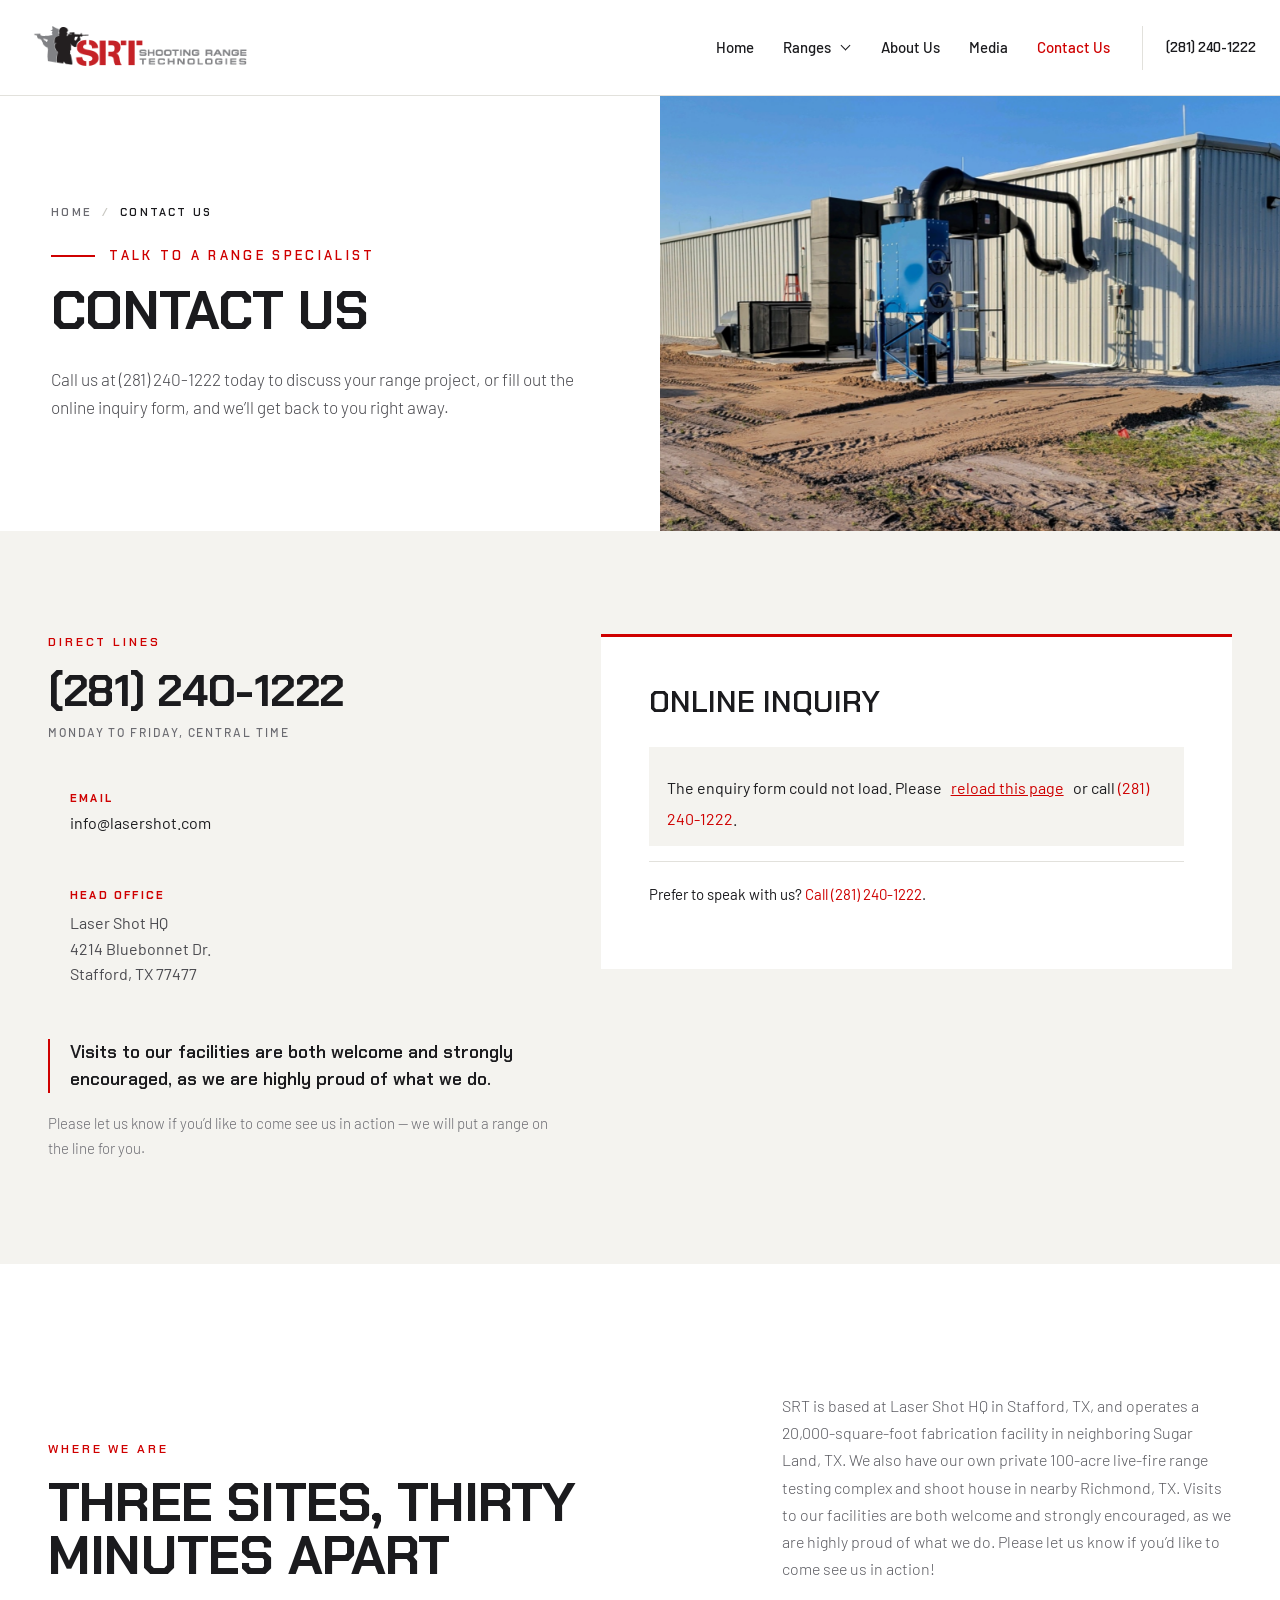
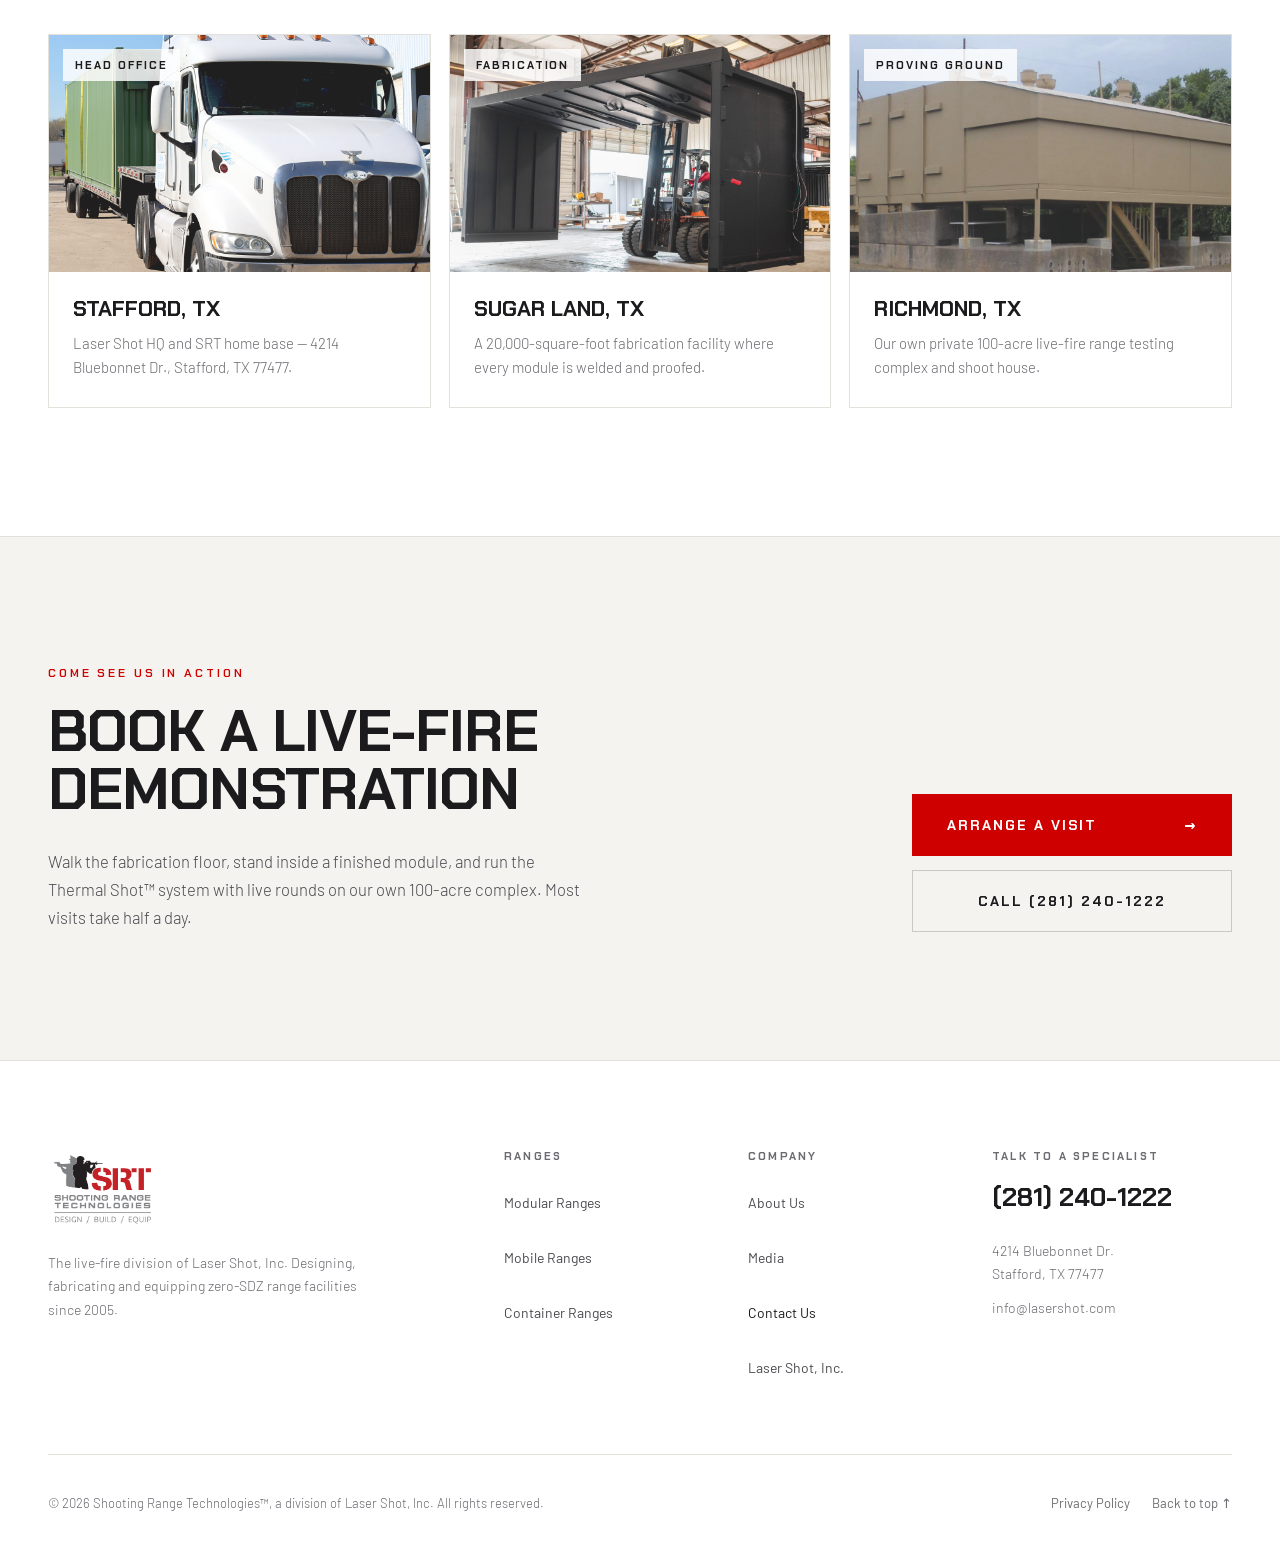
<file: contact-us.html>
<!DOCTYPE html>

<html lang="en"><head><meta charset="utf-8"/><meta content="noindex,nofollow" name="robots"/>
<meta content="width=device-width, initial-scale=1" name="viewport"/>
<title>Contact Us — Shooting Range Technologies</title>
<meta content="Visits to our facilities are both welcome and strongly encouraged, as we are highly proud of what we do. Please contact us if you’d like to come see us in action." name="description"/>
<link href="assets/srt-favicon.png" rel="icon"/>
<link href="https://fonts.googleapis.com" rel="preconnect"/>
<link crossorigin="crossorigin" href="https://fonts.gstatic.com" rel="preconnect"/>
<link href="https://fonts.googleapis.com/css2?family=Chakra+Petch:wght@500;600;700&amp;family=Barlow:wght@300;400;500;600&amp;display=swap" rel="stylesheet"/>
<style>
  html { scroll-behavior: smooth; }
  body { margin: 0; background: #FFFFFF; -webkit-font-smoothing: antialiased; }
  * { box-sizing: border-box; }
  a { color: #CF0000; text-decoration: none; }
  a:hover { color: #FF2A2A; }
  ::selection { background: #CF0000; color: #fff; }
  input::placeholder, textarea::placeholder { color: #6E6E76; }
  input:focus, select:focus, textarea:focus { outline: none; border-color: #CF0000; }
</style>
<link href="assets/site.css" rel="stylesheet"/><style>.hover-1:hover{color:#CF0000 !important}
.hover-2:hover{color:#CF0000 !important}
.hover-3:hover{color:#CF0000 !important}
.hover-4:hover{color:#CF0000 !important}
.hover-5:hover{color:#1B1B1E !important}
.hover-6:hover{background:#CF0000 !important;color:#fff !important}
.hover-7:hover{color:#1B1B1E !important}
.hover-8:hover{color:#CF0000 !important}
.hover-9:hover{color:#CF0000 !important}
.hover-10:hover{color:#CF0000 !important}
.hover-11:hover{background:#FF2A2A !important;border-color:#FF2A2A !important}
.hover-12:hover{color:#CF0000 !important}
.hover-13:hover{background:#1B1B1E !important;color:#FAF9F6 !important}
.hover-14:hover{background:#FF2A2A !important;border-color:#FF2A2A !important;color:#fff !important}
.hover-15:hover{border-color:#1B1B1E !important;background:rgba(27,27,30,0.05) !important;color:#1B1B1E !important}
.hover-16:hover{color:#CF0000 !important}
.hover-17:hover{color:#CF0000 !important}
.hover-18:hover{color:#CF0000 !important}
.hover-19:hover{color:#CF0000 !important}
.hover-20:hover{color:#CF0000 !important}
.hover-21:hover{color:#CF0000 !important}
.hover-22:hover{color:#CF0000 !important}
.hover-23:hover{color:#CF0000 !important}
.hover-24:hover{color:#CF0000 !important}
.hover-25:hover{color:#CF0000 !important}
.hover-26:hover{color:#4A4A4F !important}
.hover-27:hover{color:#4A4A4F !important}
.hover-28:hover{color:#4A4A4F !important}</style><link href="assets/navigation.css" rel="stylesheet"/><link href="assets/final-polish.css" rel="stylesheet"/><meta content="Jillur Rahman" name="author"/></head><body>
<div data-ref="rootRef" id="main" style="background:#FFFFFF;color:#1B1B1E;font-family:Barlow,system-ui,sans-serif;overflow-x:clip">
<a class="skip-link" href="#main">Skip to content</a><header class="site-header" data-ref="headerRef"><div class="wrap header-inner"><a aria-label="Shooting Range Technologies home" class="brand" href="index.html"><img alt="Shooting Range Technologies" data-asset="SRT_Horizontal.png" decoding="async" fetchpriority="high" height="140" loading="eager" src="assets/images/SRT_Horizontal.png" width="566"/></a><nav aria-label="Main navigation" class="desktop-nav"><a href="index.html">Home</a><details class="nav-disclosure"><summary>Ranges <span class="chevron"></span></summary><div class="dropdown"><a href="modular-ranges.html">Modular Ranges</a><a href="mobile-ranges.html">Mobile Ranges</a><a href="container-ranges.html">Container Ranges</a></div></details><a href="about-us.html">About Us</a><a href="media.html">Media</a><a aria-current="page" href="contact-us.html">Contact Us</a></nav><a class="header-phone" href="tel:+12812401222">(281) 240-1222</a><button aria-controls="mobile-menu" aria-expanded="false" class="menu-trigger" data-menu-open="">Menu <span aria-hidden="true" class="menu-lines"></span></button></div></header><dialog aria-label="Main navigation" class="mobile-menu" id="mobile-menu"><div class="menu-top"><img alt="Shooting Range Technologies" data-asset="SRT_Horizontal.png" decoding="async" height="140" loading="lazy" src="assets/images/SRT_Horizontal.png" width="566"/><button aria-label="Close menu" class="icon-button" data-menu-close="">×</button></div><nav aria-label="Mobile navigation" class="mobile-links"><a href="index.html">Home</a><a class="sub" href="modular-ranges.html">Modular Ranges</a><a class="sub" href="mobile-ranges.html">Mobile Ranges</a><a class="sub" href="container-ranges.html">Container Ranges</a><a href="about-us.html">About Us</a><a href="media.html">Media</a><a aria-current="page" href="contact-us.html">Contact Us</a></nav><a class="button" href="tel:+12812401222">Call (281) 240-1222 <svg aria-hidden="true" class="arrow" fill="none" viewbox="0 0 24 24"><path d="M5 12h14M13 5l7 7-7 7" stroke="currentColor" stroke-width="1.5"></path></svg></a></dialog><nav aria-label="Page navigation" class="wrap no-js-nav"><a href="index.html">Home</a><a class="sub" href="modular-ranges.html">Modular Ranges</a><a class="sub" href="mobile-ranges.html">Mobile Ranges</a><a class="sub" href="container-ranges.html">Container Ranges</a><a href="about-us.html">About Us</a><a href="media.html">Media</a><a aria-current="page" href="contact-us.html">Contact Us</a></nav>
<section id="top" style="color:#1B1B1E;background:#FFFFFF">
<div style="max-width:1600px;margin:0 auto;display:flex;flex-wrap:wrap;align-items:stretch">
<div style="flex:1 1 380px;display:flex;flex-direction:column;justify-content:center;padding:clamp(44px,5.5vw,88px) clamp(18px,4vw,64px)">
<div style="display:flex;align-items:center;gap:10px;font-family:'Chakra Petch',sans-serif;font-weight:600;font-size:11px;letter-spacing:.2em;text-transform:uppercase;color:#6B6B71;margin-bottom:28px">
<a class="hover-7" href="index.html" style="color:#6B6B71">Home</a>
<span style="color:#C9C8C2">/</span>
<span style="color:#1B1B1E">Contact Us</span>
</div>
<div style="display:flex;align-items:center;gap:14px;margin-bottom:22px">
<span style="width:44px;height:2px;background:#CF0000;display:block"></span>
<span style="font-family:'Chakra Petch',sans-serif;font-weight:600;font-size:clamp(11px,1vw,13px);letter-spacing:.26em;text-transform:uppercase;color:#CF0000">Talk to a range specialist</span>
</div>
<h1 style="font-family:'Chakra Petch',sans-serif;font-weight:700;text-transform:uppercase;font-size:clamp(36px,4.2vw,66px);line-height:0.94;letter-spacing:-0.015em;margin:0">Contact Us</h1>
<p style="max-width:66ch;margin:28px 0 0;font-size:clamp(16px,1.35vw,19px);line-height:1.65;color:#4A4A4F;font-weight:300">Call us at (281) 240-1222 today to discuss your range project, or fill out the online inquiry form, and we’ll get back to you right away.</p>
</div>
<div style="flex:1 1 340px;position:relative;min-height:clamp(260px,34vw,480px);background:#1B1B1E;overflow:hidden">
<img alt="SRT facility exterior in Texas" data-parallax="1" src="assets/mr-innovation.jpg" style="position:absolute;left:0;top:-10%;width:100%;height:120%;object-fit:cover;object-position:62% 62%;will-change:transform;backface-visibility:hidden"/>
</div>
</div>
</section>
<section id="form" style="background:#F4F3EF;color:#1B1B1E;padding:clamp(60px,8vw,120px) clamp(18px,4vw,48px)">
<div style="max-width:1400px;margin:0 auto;display:flex;flex-wrap:wrap;gap:clamp(34px,4vw,70px)">
<div style="flex:1 1 300px">
<div style="font-family:'Chakra Petch',sans-serif;font-weight:600;font-size:12px;letter-spacing:.24em;text-transform:uppercase;color:#CF0000;margin-bottom:20px">Direct lines</div>
<a class="hover-9" href="tel:+12812401222" style="font-family:'Chakra Petch',sans-serif;font-weight:700;font-size:clamp(30px,3.4vw,46px);line-height:1;color:#1B1B1E;display:block;letter-spacing:-0.01em"><span data-bind="2">(281) 240-1222</span></a>
<div style="font-size:12px;letter-spacing:.16em;text-transform:uppercase;color:#6B6B71;margin-top:12px;font-weight:500">Monday to Friday, Central Time</div>
<div style="display:flex;flex-direction:column;gap:16px;margin-top:32px">
<div style="background:#F4F3EF;padding:20px 22px">
<div style="font-family:'Chakra Petch',sans-serif;font-weight:700;font-size:11px;letter-spacing:.2em;text-transform:uppercase;color:#CF0000">Email</div>
<a class="hover-10" href="mailto:info@lasershot.com" style="font-size:16px;color:#1B1B1E;margin-top:8px;display:block;font-weight:400">info@lasershot.com</a>
</div>
<div style="background:#F4F3EF;padding:20px 22px">
<div style="font-family:'Chakra Petch',sans-serif;font-weight:700;font-size:11px;letter-spacing:.2em;text-transform:uppercase;color:#CF0000">Head office</div>
<div style="font-size:16px;line-height:1.6;color:#4A4A4F;margin-top:8px;font-weight:400">Laser Shot HQ<br/>4214 Bluebonnet Dr.<br/>Stafford, TX 77477</div>
</div>
</div>
<div style="margin-top:32px;padding-left:20px;border-left:2px solid #CF0000">
<p style="margin:0;font-family:'Chakra Petch',sans-serif;font-weight:600;font-size:clamp(15px,1.4vw,19px);line-height:1.5;color:#1B1B1E">Visits to our facilities are both welcome and strongly encouraged, as we are highly proud of what we do.</p>
</div>
<p style="margin:18px 0 0;font-size:15px;line-height:1.7;color:#6B6B71;font-weight:300">Please let us know if you’d like to come see us in action — we will put a range on the line for you.</p>
</div>
<div style="flex:1 1 430px"><div class="enquiry-panel" id="enquiry-form" tabindex="-1"><h2>Online inquiry</h2><div data-state="loading" id="form-status" role="status">Loading the enquiry form…</div><div id="hubspot-form"></div><noscript><p>Please call <a href="tel:+12812401222">(281) 240-1222</a> to discuss your range project.</p></noscript><p class="form-help">Prefer to speak with us? <a href="tel:+12812401222">Call (281) 240-1222</a>.</p></div></div>
</div>
</section>
<section id="facilities" style="background:#FFFFFF;padding:clamp(70px,10vw,130px) clamp(18px,4vw,48px)">
<div style="max-width:1400px;margin:0 auto">
<div style="display:flex;flex-wrap:wrap;gap:clamp(28px,5vw,80px);align-items:flex-end;margin-bottom:clamp(36px,4vw,56px)">
<div style="flex:1 1 420px">
<div style="font-family:'Chakra Petch',sans-serif;font-weight:600;font-size:12px;letter-spacing:.24em;text-transform:uppercase;color:#CF0000;margin-bottom:20px">Where we are</div>
<h2 style="font-family:'Chakra Petch',sans-serif;font-weight:700;text-transform:uppercase;font-size:clamp(30px,4.2vw,58px);line-height:0.98;letter-spacing:-0.015em;margin:0;max-width:16ch">Three sites, thirty minutes apart</h2>
</div>
<p style="flex:1 1 320px;max-width:50ch;margin:0;font-size:clamp(15px,1.25vw,18px);line-height:1.7;color:#5A5A60;font-weight:300">SRT is based at Laser Shot HQ in Stafford, TX, and operates a 20,000-square-foot fabrication facility in neighboring Sugar Land, TX. We also have our own private 100-acre live-fire range testing complex and shoot house in nearby Richmond, TX. Visits to our facilities are both welcome and strongly encouraged, as we are highly proud of what we do. Please let us know if you’d like to come see us in action!</p>
</div>
<div style="display:flex;flex-wrap:wrap;gap:18px">
<div style="flex:1 1 320px;background:#FFFFFF;border:1px solid #E2E1DC;display:flex;flex-direction:column">
<div aria-label="Interior of the SRT head office facility" data-bind="50" role="img" style="position:relative;aspect-ratio:16/10;overflow:hidden;background-color:#FFFFFF;background-image:url(assets/ab-facility.jpg);background-size:cover;background-position:center;background-repeat:no-repeat">
<span style="position:absolute;inset:0;background:rgba(255,255,255,0.12)"></span>
<span style="position:absolute;left:14px;top:14px;font-family:'Chakra Petch',sans-serif;font-weight:700;font-size:11px;letter-spacing:.18em;text-transform:uppercase;color:#1B1B1E;background:rgba(255,255,255,0.82);padding:9px 12px"><span data-bind="51">Head office</span></span>
</div>
<div style="padding:24px 24px 28px;display:flex;flex-direction:column;gap:10px">
<div style="font-family:'Chakra Petch',sans-serif;font-weight:700;font-size:clamp(18px,1.7vw,24px);line-height:1.15;text-transform:uppercase;color:#1B1B1E"><span data-bind="52">Stafford, TX</span></div>
<div style="font-size:15px;line-height:1.6;color:#6B6B71;font-weight:300"><span data-bind="53">Laser Shot HQ and SRT home base — 4214 Bluebonnet Dr., Stafford, TX 77477.</span></div>
</div>
</div>
<div style="flex:1 1 320px;background:#FFFFFF;border:1px solid #E2E1DC;display:flex;flex-direction:column">
<div aria-label="Range module under fabrication in Sugar Land" data-bind="54" role="img" style="position:relative;aspect-ratio:16/10;overflow:hidden;background-color:#FFFFFF;background-image:url(assets/mr-fabrication.jpg);background-size:cover;background-position:center;background-repeat:no-repeat">
<span style="position:absolute;inset:0;background:rgba(255,255,255,0.12)"></span>
<span style="position:absolute;left:14px;top:14px;font-family:'Chakra Petch',sans-serif;font-weight:700;font-size:11px;letter-spacing:.18em;text-transform:uppercase;color:#1B1B1E;background:rgba(255,255,255,0.82);padding:9px 12px"><span data-bind="55">Fabrication</span></span>
</div>
<div style="padding:24px 24px 28px;display:flex;flex-direction:column;gap:10px">
<div style="font-family:'Chakra Petch',sans-serif;font-weight:700;font-size:clamp(18px,1.7vw,24px);line-height:1.15;text-transform:uppercase;color:#1B1B1E"><span data-bind="56">Sugar Land, TX</span></div>
<div style="font-size:15px;line-height:1.6;color:#6B6B71;font-weight:300"><span data-bind="57">A 20,000-square-foot fabrication facility where every module is welded and proofed.</span></div>
</div>
</div>
<div style="flex:1 1 320px;background:#FFFFFF;border:1px solid #E2E1DC;display:flex;flex-direction:column">
<div aria-label="Shoot house at the SRT live-fire testing complex" data-bind="58" role="img" style="position:relative;aspect-ratio:16/10;overflow:hidden;background-color:#FFFFFF;background-image:url(assets/ab-shophouse.jpg);background-size:cover;background-position:center;background-repeat:no-repeat">
<span style="position:absolute;inset:0;background:rgba(255,255,255,0.12)"></span>
<span style="position:absolute;left:14px;top:14px;font-family:'Chakra Petch',sans-serif;font-weight:700;font-size:11px;letter-spacing:.18em;text-transform:uppercase;color:#1B1B1E;background:rgba(255,255,255,0.82);padding:9px 12px"><span data-bind="59">Proving ground</span></span>
</div>
<div style="padding:24px 24px 28px;display:flex;flex-direction:column;gap:10px">
<div style="font-family:'Chakra Petch',sans-serif;font-weight:700;font-size:clamp(18px,1.7vw,24px);line-height:1.15;text-transform:uppercase;color:#1B1B1E"><span data-bind="60">Richmond, TX</span></div>
<div style="font-size:15px;line-height:1.6;color:#6B6B71;font-weight:300"><span data-bind="61">Our own private 100-acre live-fire range testing complex and shoot house.</span></div>
</div>
</div>
</div>
</div>
</section>
<section style="position:relative;padding:clamp(70px,10vw,140px) clamp(18px,4vw,48px);background:#F4F3EF;border-top:1px solid #E2E1DC">
<div style="max-width:1400px;margin:0 auto;display:flex;flex-wrap:wrap;gap:clamp(32px,5vw,80px);align-items:flex-end">
<div style="flex:1 1 460px">
<div style="font-family:'Chakra Petch',sans-serif;font-weight:600;font-size:12px;letter-spacing:.24em;text-transform:uppercase;color:#CF0000;margin-bottom:22px">Come see us in action</div>
<h2 style="font-family:'Chakra Petch',sans-serif;font-weight:700;text-transform:uppercase;font-size:clamp(32px,4.6vw,68px);line-height:0.98;letter-spacing:-0.015em;margin:0;max-width:16ch">Book a live-fire demonstration</h2>
<p style="margin:28px 0 0;max-width:60ch;font-size:clamp(15px,1.3vw,18px);line-height:1.7;color:#4A4A4F;font-weight:300">Walk the fabrication floor, stand inside a finished module, and run the Thermal Shot™ system with live rounds on our own 100-acre complex. Most visits take half a day.</p>
</div>
<div style="flex:0 1 320px;display:flex;flex-direction:column;gap:14px">
<a class="hover-14" href="#form" style="font-family:'Chakra Petch',sans-serif;font-weight:700;font-size:14px;letter-spacing:.14em;text-transform:uppercase;color:#fff;background:#CF0000;padding:21px 34px;border:1px solid #CF0000;display:inline-flex;align-items:center;justify-content:space-between;gap:12px">Arrange a visit <span style="font-size:16px;line-height:1">→</span></a>
<a class="hover-15" href="tel:+12812401222" style="font-family:'Chakra Petch',sans-serif;font-weight:700;font-size:14px;letter-spacing:.14em;text-transform:uppercase;color:#1B1B1E;padding:21px 34px;border:1px solid #C9C8C2;display:inline-flex;align-items:center;justify-content:center;white-space:nowrap"><span data-bind="62">Call (281) 240-1222</span></a>
</div>
</div>
</section>
<footer style="background:#FFFFFF;border-top:1px solid #E2E1DC;padding:clamp(56px,7vw,88px) clamp(18px,4vw,48px) 34px">
<div style="max-width:1400px;margin:0 auto">
<div style="display:flex;flex-wrap:wrap;gap:clamp(34px,5vw,80px);justify-content:space-between">
<div style="flex:1 1 300px;max-width:400px">
<img alt="Shooting Range Technologies" src="assets/srt-logo-color.png" style="height:82px;width:auto;display:block"/>
<p style="margin:20px 0 0;font-size:14px;line-height:1.7;color:#6B6B71;font-weight:300;max-width:40ch">The live-fire division of Laser Shot, Inc. Designing, fabricating and equipping zero-SDZ range facilities since 2005.</p>
</div>
<div style="flex:0 1 180px">
<div style="font-family:'Chakra Petch',sans-serif;font-weight:700;font-size:11px;letter-spacing:.2em;text-transform:uppercase;color:#6B6B71;margin-bottom:18px">Ranges</div>
<div style="display:flex;flex-direction:column;gap:11px">
<a class="hover-16" href="modular-ranges.html" style="font-size:14px;color:#4A4A4F">Modular Ranges</a>
<a class="hover-17" href="mobile-ranges.html" style="font-size:14px;color:#4A4A4F">Mobile Ranges</a>
<a class="hover-18" href="container-ranges.html" style="font-size:14px;color:#4A4A4F">Container Ranges</a>

</div>
</div>
<div style="flex:0 1 180px">
<div style="font-family:'Chakra Petch',sans-serif;font-weight:700;font-size:11px;letter-spacing:.2em;text-transform:uppercase;color:#6B6B71;margin-bottom:18px">Company</div>
<div style="display:flex;flex-direction:column;gap:11px">
<a class="hover-20" href="about-us.html" style="font-size:14px;color:#4A4A4F">About Us</a>
<a class="hover-21" href="media.html" style="font-size:14px;color:#4A4A4F">Media</a>
<a class="hover-22" href="#top" style="font-size:14px;color:#1B1B1E">Contact Us</a>
<a class="hover-23" href="https://www.lasershot.com/" rel="noopener" style="font-size:14px;color:#4A4A4F" target="_blank">Laser Shot, Inc.</a>
</div>
</div>
<div style="flex:0 1 240px">
<div style="font-family:'Chakra Petch',sans-serif;font-weight:700;font-size:11px;letter-spacing:.2em;text-transform:uppercase;color:#6B6B71;margin-bottom:18px">Talk to a specialist</div>
<a class="hover-24" href="tel:+12812401222" style="font-family:'Chakra Petch',sans-serif;font-weight:700;font-size:clamp(20px,2vw,26px);color:#1B1B1E;display:block"><span data-bind="63">(281) 240-1222</span></a>
<div style="font-size:14px;line-height:1.7;color:#6B6B71;margin-top:14px;font-weight:300">4214 Bluebonnet Dr.<br/>Stafford, TX 77477<br/><a class="hover-25" href="mailto:info@lasershot.com" style="color:#6B6B71">info@lasershot.com</a></div>
</div>
</div>
<div style="display:flex;flex-wrap:wrap;gap:16px;justify-content:space-between;align-items:center;margin-top:clamp(44px,5vw,70px);padding-top:26px;border-top:1px solid #E2E1DC">
<div style="font-size:13px;color:#6B6B71;font-weight:300"><span data-bind="64">© 2026 Shooting Range Technologies™, a division of Laser Shot, Inc. All rights reserved.</span></div>
<div style="display:flex;gap:22px">
<a class="hover-26" href="https://lasershot.com/privacy-policy/" style="font-size:13px;color:#6B6B71">Privacy Policy</a>
<a class="hover-28" href="#top" style="font-size:13px;color:#6B6B71">Back to top ↑</a>
</div>
</div>
</div>
</footer>
</div>
<script defer="" src="assets/contact-us.js"></script><script defer="" src="assets/shared.js"></script></body></html>
</file>
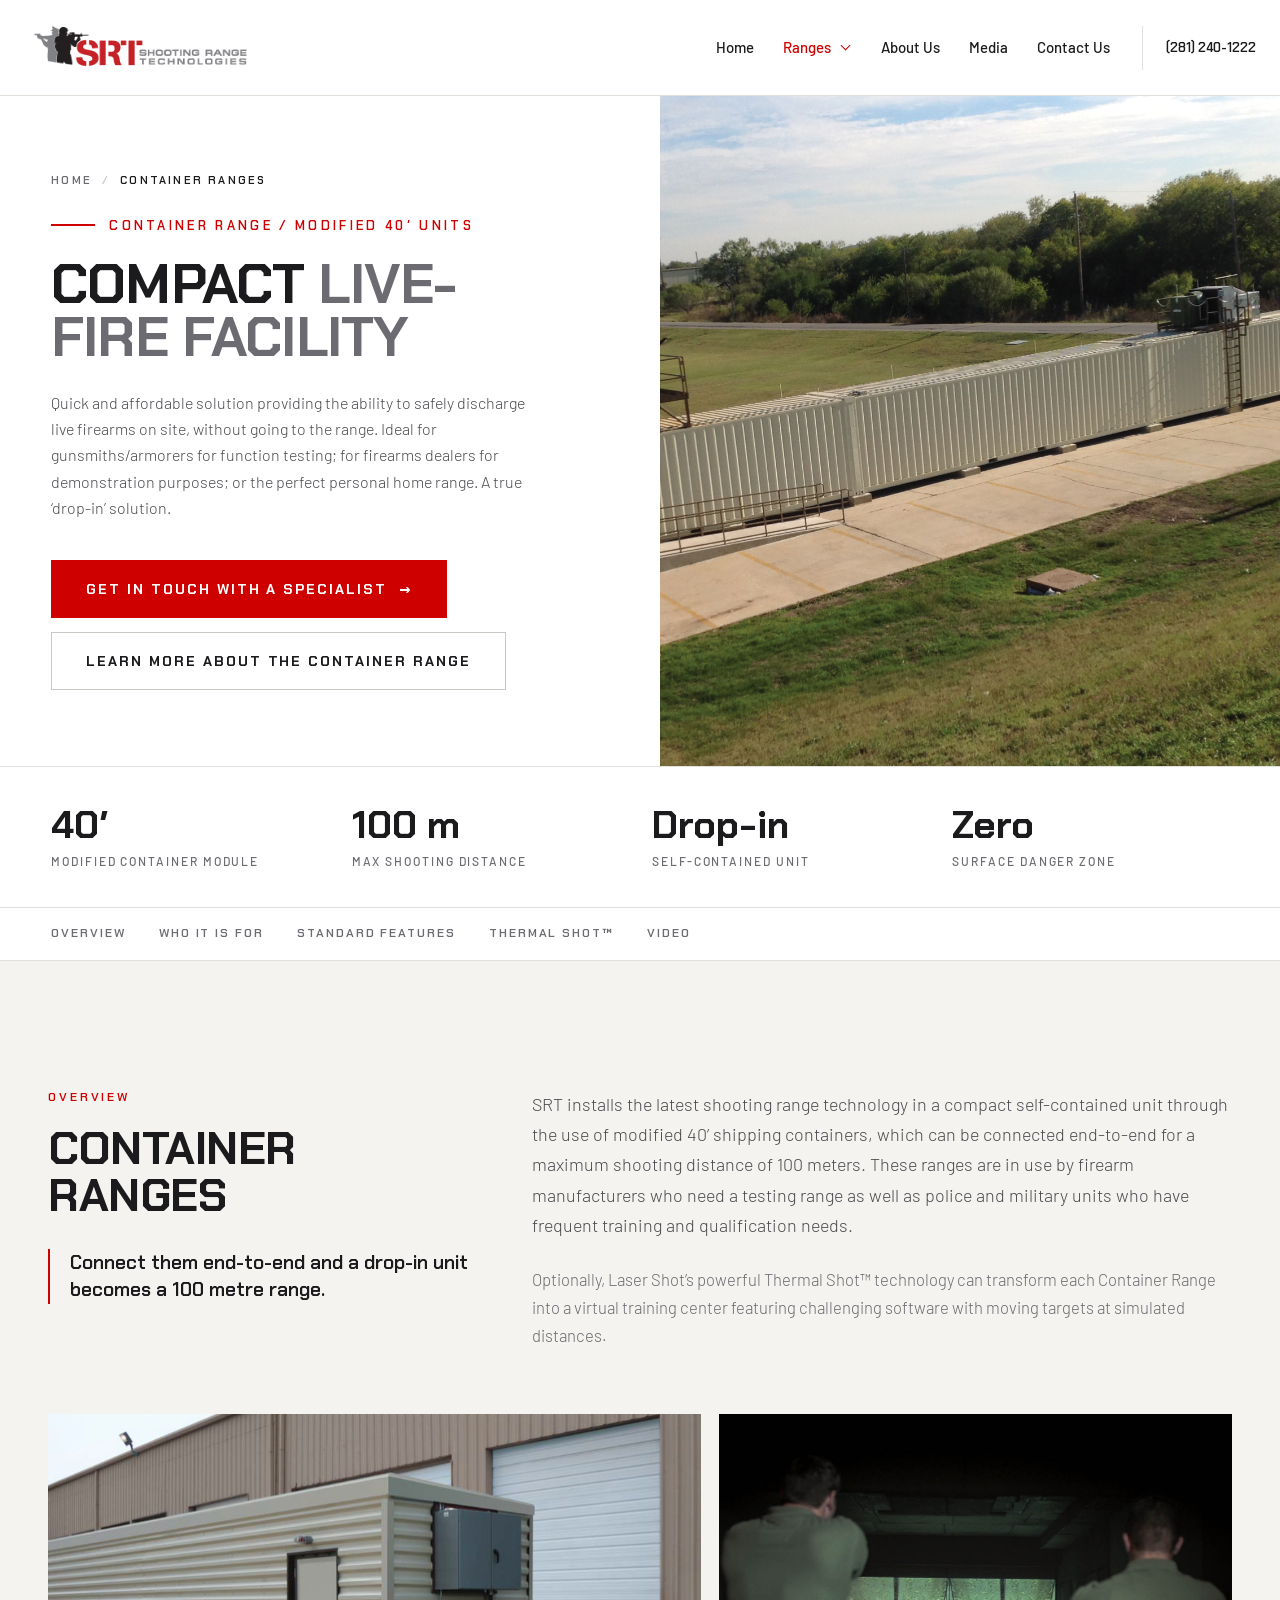
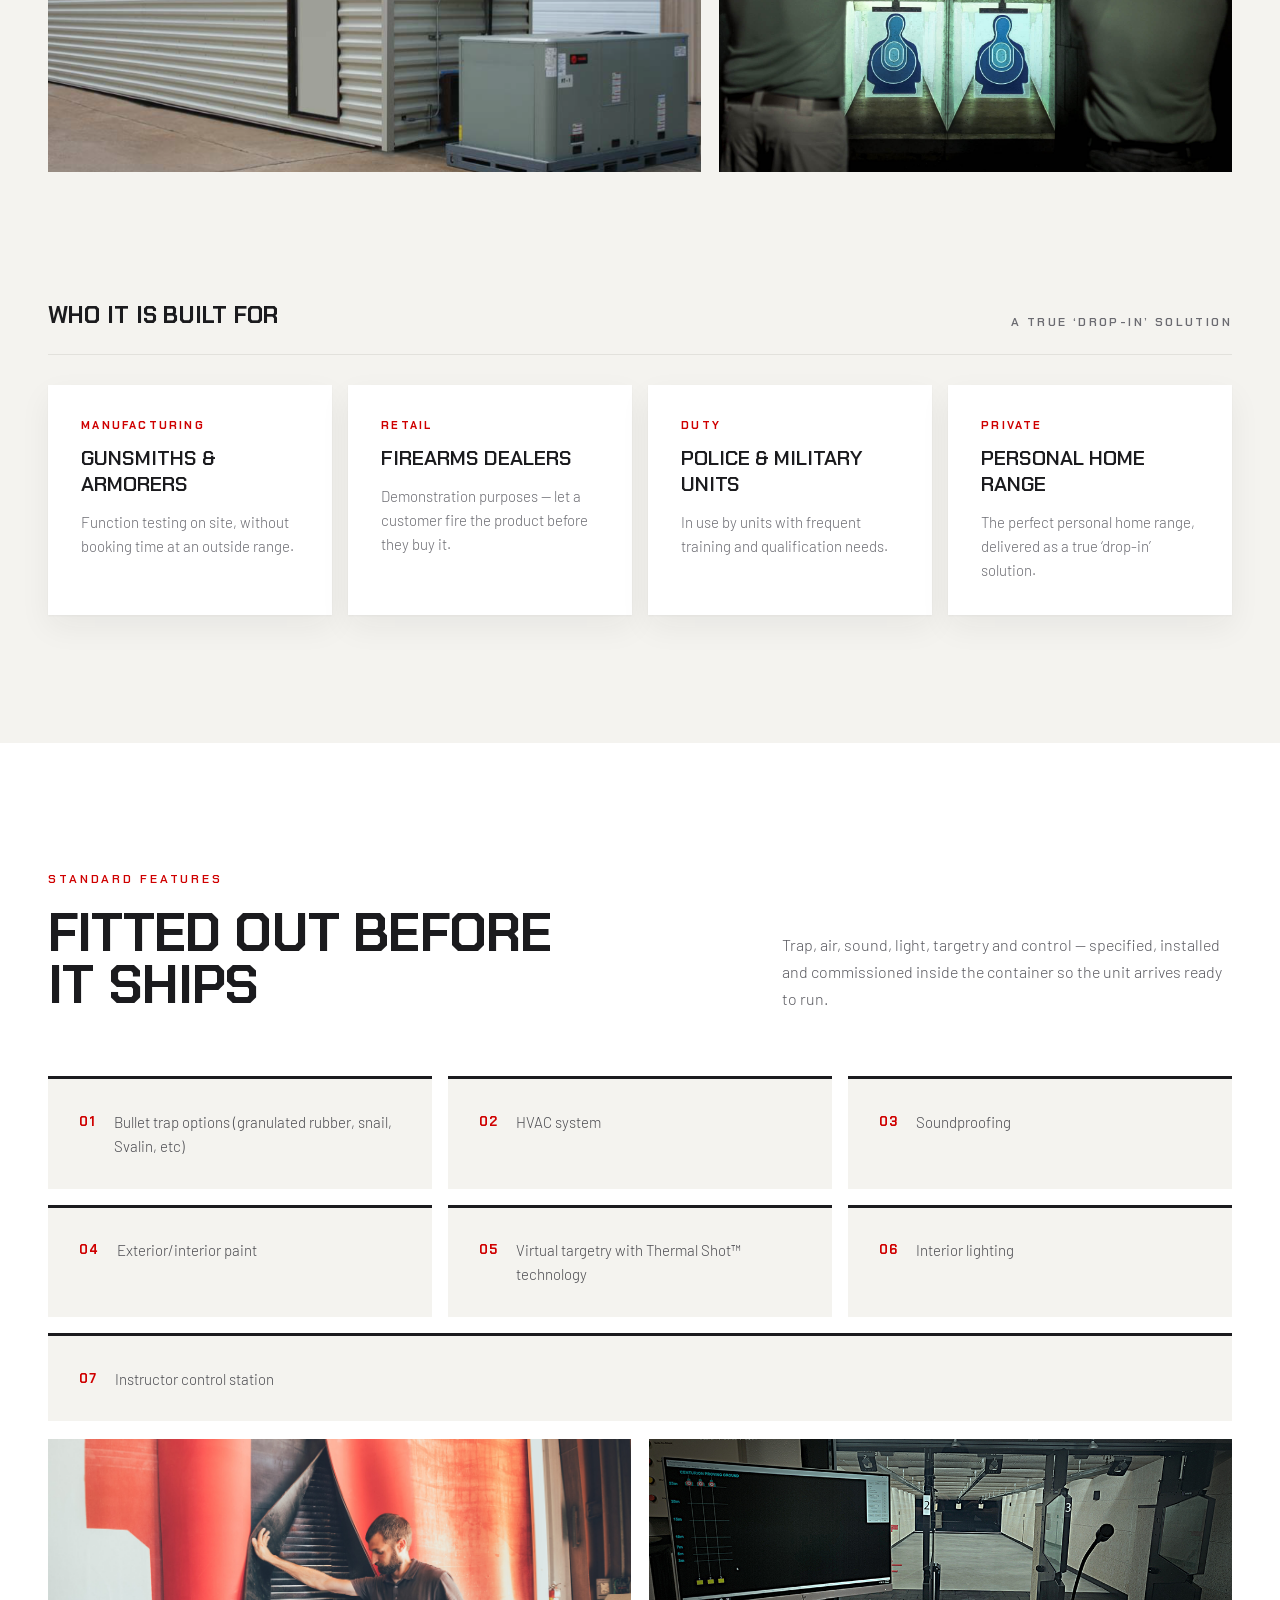
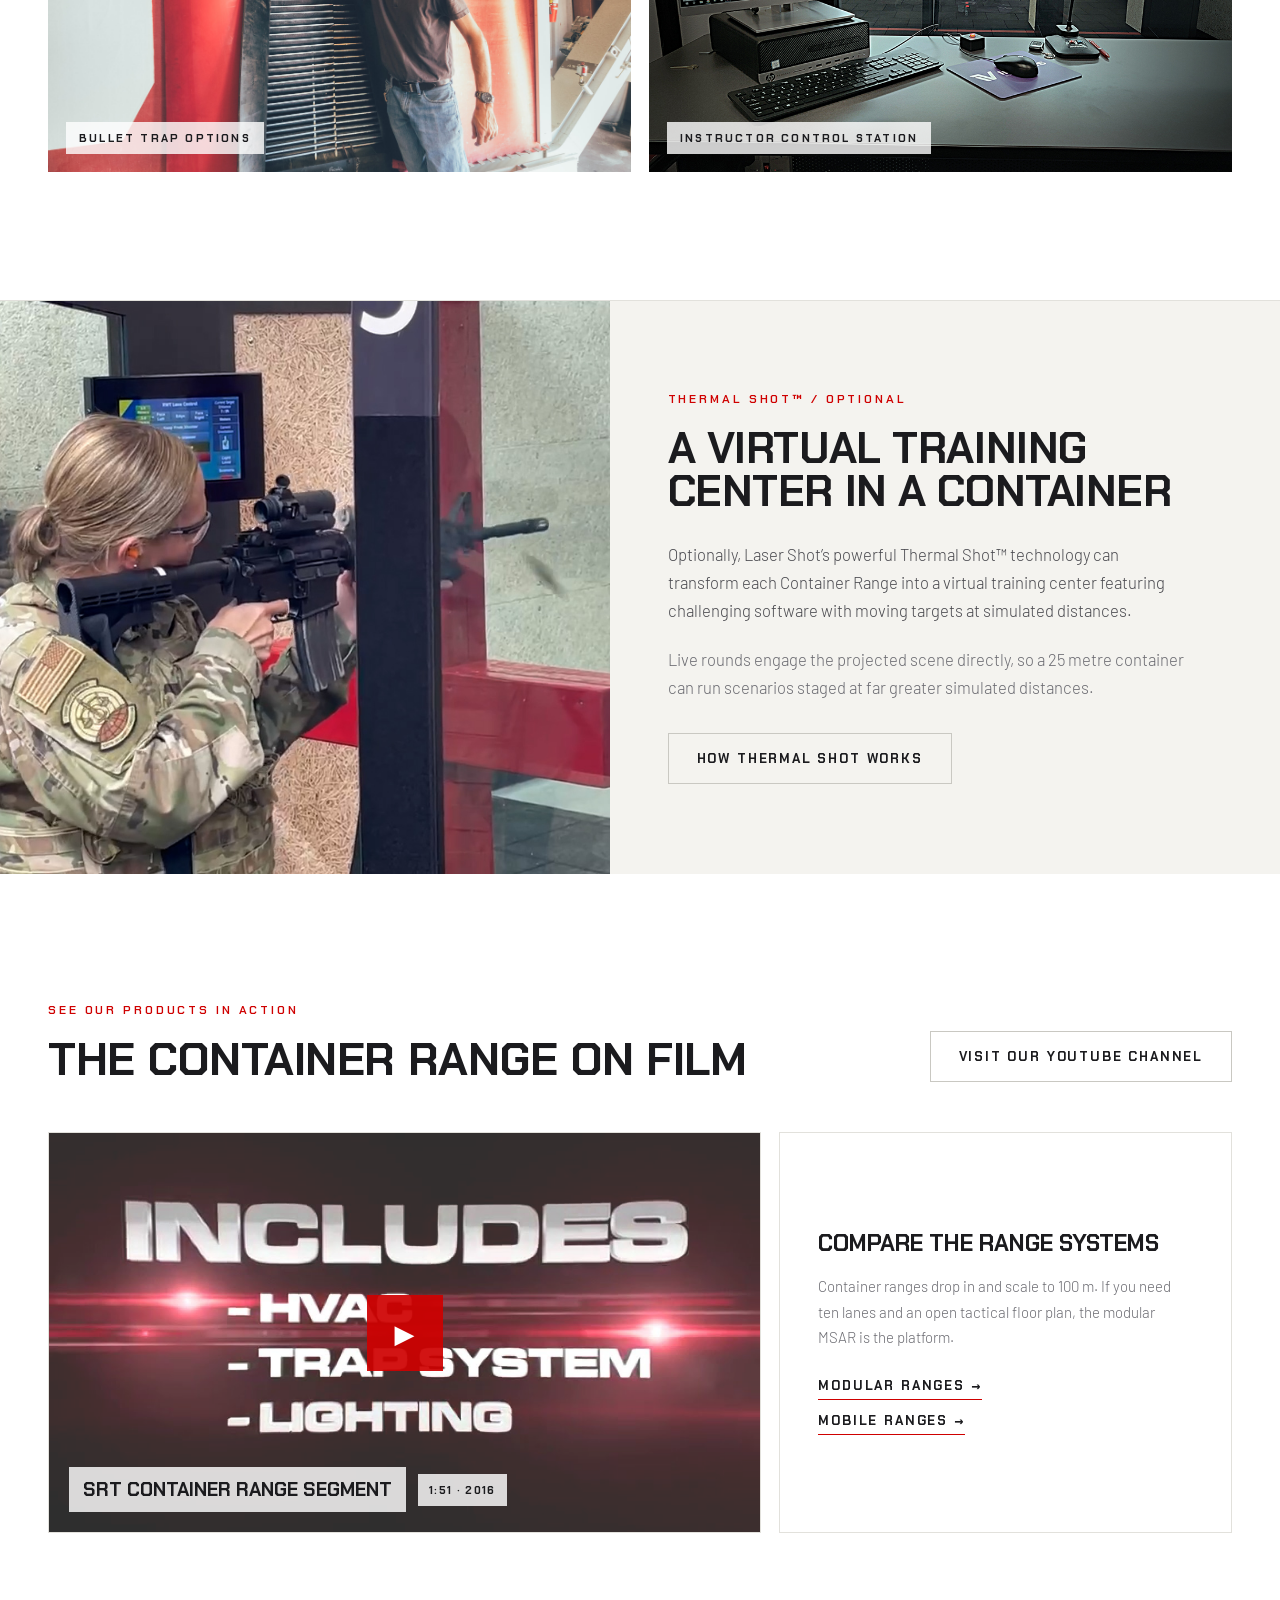
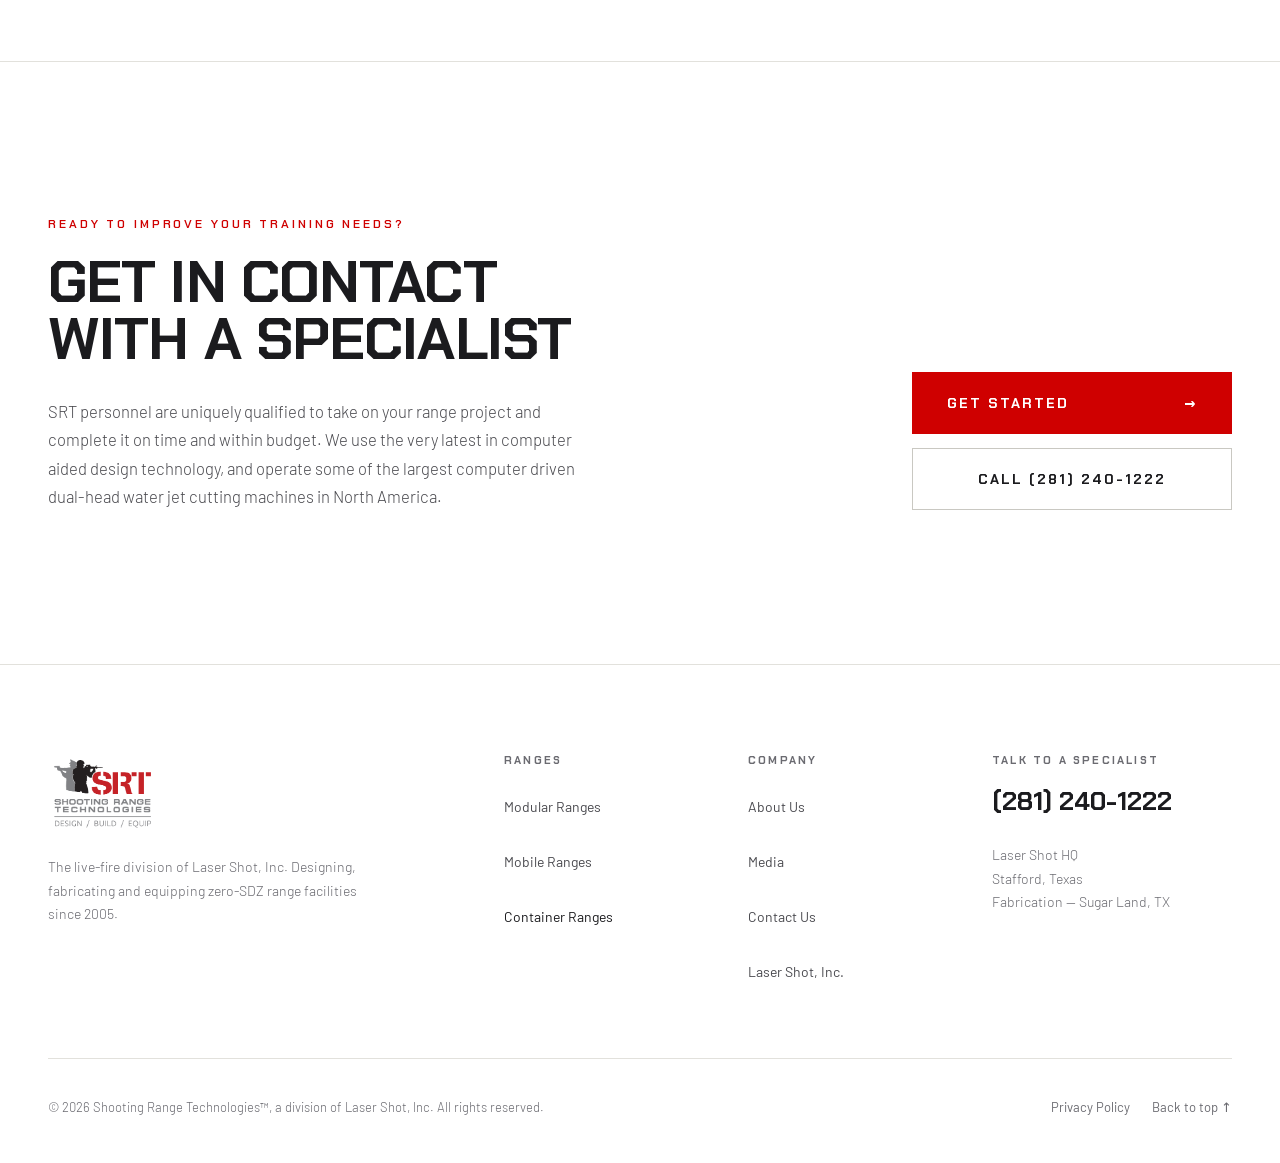
<file: container-ranges.html>
<!DOCTYPE html>

<html lang="en"><head><meta charset="utf-8"/><meta content="noindex,nofollow" name="robots"/>
<meta content="width=device-width, initial-scale=1" name="viewport"/>
<title>Container Ranges — Shooting Range Technologies</title>
<meta content="Container ranges is a quick and affordable solution providing the ability to safely discharge live firearms on site, without going to the range." name="description"/>
<link href="assets/srt-favicon.png" rel="icon"/>
<link href="https://fonts.googleapis.com" rel="preconnect"/>
<link crossorigin="crossorigin" href="https://fonts.gstatic.com" rel="preconnect"/>
<link href="https://fonts.googleapis.com/css2?family=Chakra+Petch:wght@500;600;700&amp;family=Barlow:wght@300;400;500;600&amp;display=swap" rel="stylesheet"/>
<style>
  html { scroll-behavior: smooth; }
  body { margin: 0; background: #FFFFFF; -webkit-font-smoothing: antialiased; }
  * { box-sizing: border-box; }
  a { color: #CF0000; text-decoration: none; }
  a:hover { color: #FF2A2A; }
  ::selection { background: #CF0000; color: #fff; }
</style>
<link href="assets/site.css" rel="stylesheet"/><style>.hover-1:hover{color:#FF2A2A !important}
.hover-2:hover{color:#CF0000 !important}
.hover-3:hover{color:#CF0000 !important}
.hover-4:hover{color:#CF0000 !important}
.hover-5:hover{color:#1B1B1E !important}
.hover-6:hover{background:#FF2A2A !important;border-color:#FF2A2A !important;color:#fff !important}
.hover-7:hover{color:#1B1B1E !important}
.hover-8:hover{background:#FF2A2A !important;border-color:#FF2A2A !important;color:#fff !important}
.hover-9:hover{border-color:#1B1B1E !important;color:#1B1B1E !important;background:rgba(27,27,30,0.05) !important}
.hover-10:hover{color:#1B1B1E !important;border-bottom-color:#CF0000 !important}
.hover-11:hover{color:#1B1B1E !important;border-bottom-color:#CF0000 !important}
.hover-12:hover{color:#1B1B1E !important;border-bottom-color:#CF0000 !important}
.hover-13:hover{color:#1B1B1E !important;border-bottom-color:#CF0000 !important}
.hover-14:hover{color:#1B1B1E !important;border-bottom-color:#CF0000 !important}
.hover-15:hover{border-color:#CF0000 !important;background:#CF0000 !important;color:#fff !important}
.hover-16:hover{border-color:#CF0000 !important;background:#CF0000 !important;color:#fff !important}
.hover-17:hover{border-color:#CF0000 !important;color:#1B1B1E !important}
.hover-18:hover{color:#CF0000 !important}
.hover-19:hover{color:#CF0000 !important}
.hover-20:hover{background:#FF2A2A !important;border-color:#FF2A2A !important;color:#fff !important}
.hover-21:hover{border-color:#1B1B1E !important;background:rgba(27,27,30,0.05) !important;color:#1B1B1E !important}
.hover-22:hover{color:#CF0000 !important}
.hover-23:hover{color:#CF0000 !important}
.hover-24:hover{color:#CF0000 !important}
.hover-25:hover{color:#CF0000 !important}
.hover-26:hover{color:#CF0000 !important}
.hover-27:hover{color:#CF0000 !important}
.hover-28:hover{color:#CF0000 !important}
.hover-29:hover{color:#CF0000 !important}
.hover-30:hover{color:#CF0000 !important}
.hover-31:hover{color:#4A4A4F !important}
.hover-32:hover{color:#4A4A4F !important}
.hover-33:hover{color:#4A4A4F !important}</style><link href="assets/navigation.css" rel="stylesheet"/><link href="assets/final-polish.css" rel="stylesheet"/><meta content="Jillur Rahman" name="author"/></head><body>
<div data-ref="rootRef" id="main" style="background:#FFFFFF;color:#1B1B1E;font-family:Barlow,system-ui,sans-serif;overflow-x:clip">
<a class="skip-link" href="#main">Skip to content</a><header class="site-header" data-ref="headerRef"><div class="wrap header-inner"><a aria-label="Shooting Range Technologies home" class="brand" href="index.html"><img alt="Shooting Range Technologies" data-asset="SRT_Horizontal.png" decoding="async" fetchpriority="high" height="140" loading="eager" src="assets/images/SRT_Horizontal.png" width="566"/></a><nav aria-label="Main navigation" class="desktop-nav"><a href="index.html">Home</a><details class="nav-disclosure current-category"><summary>Ranges <span class="chevron"></span></summary><div class="dropdown"><a href="modular-ranges.html">Modular Ranges</a><a href="mobile-ranges.html">Mobile Ranges</a><a aria-current="page" href="container-ranges.html">Container Ranges</a></div></details><a href="about-us.html">About Us</a><a href="media.html">Media</a><a href="contact-us.html">Contact Us</a></nav><a class="header-phone" href="tel:+12812401222">(281) 240-1222</a><button aria-controls="mobile-menu" aria-expanded="false" class="menu-trigger" data-menu-open="">Menu <span aria-hidden="true" class="menu-lines"></span></button></div></header><dialog aria-label="Main navigation" class="mobile-menu" id="mobile-menu"><div class="menu-top"><img alt="Shooting Range Technologies" data-asset="SRT_Horizontal.png" decoding="async" height="140" loading="lazy" src="assets/images/SRT_Horizontal.png" width="566"/><button aria-label="Close menu" class="icon-button" data-menu-close="">×</button></div><nav aria-label="Mobile navigation" class="mobile-links"><a href="index.html">Home</a><a class="sub" href="modular-ranges.html">Modular Ranges</a><a class="sub" href="mobile-ranges.html">Mobile Ranges</a><a aria-current="page" class="sub" href="container-ranges.html">Container Ranges</a><a href="about-us.html">About Us</a><a href="media.html">Media</a><a href="contact-us.html">Contact Us</a></nav><a class="button" href="tel:+12812401222">Call (281) 240-1222 <svg aria-hidden="true" class="arrow" fill="none" viewbox="0 0 24 24"><path d="M5 12h14M13 5l7 7-7 7" stroke="currentColor" stroke-width="1.5"></path></svg></a></dialog><nav aria-label="Page navigation" class="wrap no-js-nav"><a href="index.html">Home</a><a class="sub" href="modular-ranges.html">Modular Ranges</a><a class="sub" href="mobile-ranges.html">Mobile Ranges</a><a aria-current="page" class="sub" href="container-ranges.html">Container Ranges</a><a href="about-us.html">About Us</a><a href="media.html">Media</a><a href="contact-us.html">Contact Us</a></nav>
<section id="top" style="color:#1B1B1E;background:#FFFFFF">
<div style="max-width:1600px;margin:0 auto;display:flex;flex-wrap:wrap;align-items:stretch">
<div style="flex:1 1 380px;display:flex;flex-direction:column;justify-content:center;padding:clamp(48px,6vw,100px) clamp(18px,4vw,64px)">
<div style="display:flex;align-items:center;gap:10px;font-family:'Chakra Petch',sans-serif;font-weight:600;font-size:11px;letter-spacing:.2em;text-transform:uppercase;color:#6B6B71;margin-bottom:30px">
<a class="hover-7" href="index.html" style="color:#6B6B71">Home</a>
<span style="color:#C9C8C2">/</span>
<span style="color:#1B1B1E">Container Ranges</span>
</div>
<div style="display:flex;align-items:center;gap:14px;margin-bottom:24px">
<span style="width:44px;height:2px;background:#CF0000;display:block"></span>
<span style="font-family:'Chakra Petch',sans-serif;font-weight:600;font-size:clamp(11px,1vw,13px);letter-spacing:.26em;text-transform:uppercase;color:#CF0000">Container Range / Modified 40′ Units</span>
</div>
<h1 style="font-family:'Chakra Petch',sans-serif;font-weight:700;text-transform:uppercase;font-size:clamp(38px,4.4vw,72px);line-height:0.94;letter-spacing:-0.015em;margin:0;max-width:16ch;text-wrap:balance">Compact <span style="color:#6B6B71;display:inline">live-fire facility</span></h1>
<p style="max-width:54ch;margin:26px 0 0;font-size:clamp(16px,1.25vw,18px);line-height:1.65;color:#4A4A4F;font-weight:300">Quick and affordable solution providing the ability to safely discharge live firearms on site, without going to the range. Ideal for gunsmiths/armorers for function testing; for firearms dealers for demonstration purposes; or the perfect personal home range. A true ‘drop-in’ solution.</p>
<div style="display:flex;flex-wrap:wrap;gap:14px;margin-top:38px">
<a class="hover-8" href="#contact" style="font-family:'Chakra Petch',sans-serif;font-weight:700;font-size:14px;letter-spacing:.14em;text-transform:uppercase;color:#fff;background:#CF0000;padding:19px 34px;border:1px solid #CF0000;display:inline-flex;align-items:center;gap:12px">Get in touch with a specialist <span style="font-size:16px;line-height:1">→</span></a>
<a class="hover-9" href="#overview" style="font-family:'Chakra Petch',sans-serif;font-weight:700;font-size:14px;letter-spacing:.14em;text-transform:uppercase;color:#1B1B1E;background:transparent;padding:19px 34px;border:1px solid #C9C8C2;display:inline-flex;align-items:center">Learn more about the container range</a>
</div>
</div>
<div style="flex:1 1 340px;position:relative;min-height:clamp(300px,42vw,620px);background:#1B1B1E;overflow:hidden">
<img alt="SRT container ranges connected end-to-end on site" data-parallax="1" src="assets/cr-hero.png" style="position:absolute;left:0;top:-10%;width:100%;height:120%;object-fit:cover;object-position:62% 58%;will-change:transform;backface-visibility:hidden"/>
</div>
</div>
<div style="border-top:1px solid #E2E1DC;background:#FFFFFF">
<div style="max-width:1600px;margin:0 auto;padding:clamp(28px,3vw,40px) clamp(18px,4vw,64px);display:flex;flex-wrap:wrap;gap:24px">
<div style="flex:1 1 170px">
<div style="font-family:'Chakra Petch',sans-serif;font-weight:700;font-size:clamp(26px,3vw,42px);line-height:1;color:#1B1B1E"><span data-bind="2">40′</span></div>
<div style="font-size:12px;letter-spacing:.16em;text-transform:uppercase;color:#6B6B71;margin-top:10px;font-weight:500"><span data-bind="3">Modified container module</span></div>
</div>
<div style="flex:1 1 170px">
<div style="font-family:'Chakra Petch',sans-serif;font-weight:700;font-size:clamp(26px,3vw,42px);line-height:1;color:#1B1B1E"><span data-bind="4">100 m</span></div>
<div style="font-size:12px;letter-spacing:.16em;text-transform:uppercase;color:#6B6B71;margin-top:10px;font-weight:500"><span data-bind="5">Max shooting distance</span></div>
</div>
<div style="flex:1 1 170px">
<div style="font-family:'Chakra Petch',sans-serif;font-weight:700;font-size:clamp(26px,3vw,42px);line-height:1;color:#1B1B1E"><span data-bind="6">Drop-in</span></div>
<div style="font-size:12px;letter-spacing:.16em;text-transform:uppercase;color:#6B6B71;margin-top:10px;font-weight:500"><span data-bind="7">Self-contained unit</span></div>
</div>
<div style="flex:1 1 170px">
<div style="font-family:'Chakra Petch',sans-serif;font-weight:700;font-size:clamp(26px,3vw,42px);line-height:1;color:#1B1B1E"><span data-bind="8">Zero</span></div>
<div style="font-size:12px;letter-spacing:.16em;text-transform:uppercase;color:#6B6B71;margin-top:10px;font-weight:500"><span data-bind="9">Surface danger zone</span></div>
</div>
</div>
</div>
</section>
<nav data-ref="railRef" style="position:sticky;top:82px;z-index:50;background:rgba(255,255,255,0.94);backdrop-filter:blur(12px);-webkit-backdrop-filter:blur(12px);border-top:1px solid #E2E1DC;border-bottom:1px solid #E2E1DC">
<div style="max-width:1600px;margin:0 auto;padding:0 clamp(18px,4vw,64px);display:flex;gap:clamp(18px,2.6vw,38px);overflow-x:auto;align-items:center">
<a class="hover-10" data-bind="10" href="#overview" style="font-family:'Chakra Petch',sans-serif;font-weight:600;font-size:12px;letter-spacing:.16em;text-transform:uppercase;color:#6B6B71;padding:17px 0;white-space:nowrap;border-bottom:2px solid transparent"><span data-bind="11">Overview</span></a>
<a class="hover-11" data-bind="12" href="#uses" style="font-family:'Chakra Petch',sans-serif;font-weight:600;font-size:12px;letter-spacing:.16em;text-transform:uppercase;color:#6B6B71;padding:17px 0;white-space:nowrap;border-bottom:2px solid transparent"><span data-bind="13">Who it is for</span></a>
<a class="hover-12" data-bind="14" href="#features" style="font-family:'Chakra Petch',sans-serif;font-weight:600;font-size:12px;letter-spacing:.16em;text-transform:uppercase;color:#6B6B71;padding:17px 0;white-space:nowrap;border-bottom:2px solid transparent"><span data-bind="15">Standard features</span></a>
<a class="hover-13" data-bind="16" href="#thermal" style="font-family:'Chakra Petch',sans-serif;font-weight:600;font-size:12px;letter-spacing:.16em;text-transform:uppercase;color:#6B6B71;padding:17px 0;white-space:nowrap;border-bottom:2px solid transparent"><span data-bind="17">Thermal Shot™</span></a>
<a class="hover-14" data-bind="18" href="#videos" style="font-family:'Chakra Petch',sans-serif;font-weight:600;font-size:12px;letter-spacing:.16em;text-transform:uppercase;color:#6B6B71;padding:17px 0;white-space:nowrap;border-bottom:2px solid transparent"><span data-bind="19">Video</span></a>
</div>
</nav>
<section id="overview" style="background:#F4F3EF;color:#1B1B1E;padding:clamp(70px,10vw,140px) clamp(18px,4vw,48px)">
<div style="max-width:1400px;margin:0 auto;display:flex;flex-wrap:wrap;gap:clamp(34px,5vw,90px)">
<div style="flex:1 1 300px;max-width:420px">
<div style="font-family:'Chakra Petch',sans-serif;font-weight:600;font-size:12px;letter-spacing:.24em;text-transform:uppercase;color:#CF0000;margin-bottom:20px">Overview</div>
<h2 style="font-family:'Chakra Petch',sans-serif;font-weight:700;text-transform:uppercase;font-size:clamp(30px,3.6vw,52px);line-height:1.02;letter-spacing:-0.01em;margin:0;color:#1B1B1E">Container ranges</h2>
<div style="margin-top:30px;padding-left:20px;border-left:2px solid #CF0000">
<p style="margin:0;font-family:'Chakra Petch',sans-serif;font-weight:600;font-size:clamp(16px,1.5vw,20px);line-height:1.45;color:#1B1B1E">Connect them end-to-end and a drop-in unit becomes a 100 metre range.</p>
</div>
</div>
<div style="flex:1 1 420px">
<p style="margin:0;font-size:clamp(16px,1.4vw,20px);line-height:1.7;color:#4A4A4F;font-weight:300">SRT installs the latest shooting range technology in a compact self-contained unit through the use of modified 40’ shipping containers, which can be connected end-to-end for a maximum shooting distance of 100 meters. These ranges are in use by firearm manufacturers who need a testing range as well as police and military units who have frequent training and qualification needs.</p>
<p style="margin:24px 0 0;font-size:clamp(15px,1.3vw,18px);line-height:1.7;color:#6B6B71;font-weight:300">Optionally, Laser Shot’s powerful Thermal Shot™ technology can transform each Container Range into a virtual training center featuring challenging software with moving targets at simulated distances.</p>
</div>
</div>
<div style="max-width:1400px;margin:clamp(44px,5vw,72px) auto 0;display:flex;flex-wrap:wrap;gap:18px">
<div style="flex:1 1 480px;position:relative;min-height:clamp(240px,28vw,400px)">
<img alt="Single 40 foot container range unit with HVAC plant" src="assets/cr-exterior.png" style="position:absolute;inset:0;width:100%;height:100%;object-fit:cover"/>
</div>
<div style="flex:1 1 340px;position:relative;min-height:clamp(240px,28vw,400px)">
<img alt="Shooters training inside an SRT container range" src="assets/card-container.jpg" style="position:absolute;inset:0;width:100%;height:100%;object-fit:cover"/>
</div>
</div>
</section>
<section id="uses" style="background:#F4F3EF;color:#1B1B1E;padding:0 clamp(18px,4vw,48px) clamp(70px,10vw,140px)">
<div style="max-width:1400px;margin:0 auto">
<div style="display:flex;flex-wrap:wrap;align-items:flex-end;justify-content:space-between;gap:14px 28px;padding-bottom:24px;margin-bottom:30px;border-bottom:1px solid #E2E1DC">
<h3 style="font-family:'Chakra Petch',sans-serif;font-weight:700;text-transform:uppercase;font-size:clamp(19px,1.8vw,26px);letter-spacing:.01em;margin:0;color:#1B1B1E">Who it is built for</h3>
<span style="font-family:'Chakra Petch',sans-serif;font-weight:600;font-size:12px;letter-spacing:.2em;text-transform:uppercase;color:#6B6B71">A true ‘drop-in’ solution</span>
</div>
<div style="display:flex;flex-wrap:wrap;gap:16px">
<div style="flex:1 1 200px;background:#FFFFFF;box-shadow:0 1px 2px rgba(27,27,30,0.04),0 12px 30px rgba(27,27,30,0.06);padding:clamp(26px,2.6vw,38px)">
<div style="font-family:'Chakra Petch',sans-serif;font-weight:700;font-size:11px;letter-spacing:.2em;text-transform:uppercase;color:#CF0000"><span data-bind="20">Manufacturing</span></div>
<div style="font-family:'Chakra Petch',sans-serif;font-weight:600;font-size:clamp(17px,1.6vw,22px);line-height:1.25;color:#1B1B1E;margin-top:14px;text-transform:uppercase"><span data-bind="21">Gunsmiths &amp; armorers</span></div>
<div style="font-size:15px;line-height:1.6;color:#6B6B71;margin-top:12px;font-weight:300"><span data-bind="22">Function testing on site, without booking time at an outside range.</span></div>
</div>
<div style="flex:1 1 200px;background:#FFFFFF;box-shadow:0 1px 2px rgba(27,27,30,0.04),0 12px 30px rgba(27,27,30,0.06);padding:clamp(26px,2.6vw,38px)">
<div style="font-family:'Chakra Petch',sans-serif;font-weight:700;font-size:11px;letter-spacing:.2em;text-transform:uppercase;color:#CF0000"><span data-bind="23">Retail</span></div>
<div style="font-family:'Chakra Petch',sans-serif;font-weight:600;font-size:clamp(17px,1.6vw,22px);line-height:1.25;color:#1B1B1E;margin-top:14px;text-transform:uppercase"><span data-bind="24">Firearms dealers</span></div>
<div style="font-size:15px;line-height:1.6;color:#6B6B71;margin-top:12px;font-weight:300"><span data-bind="25">Demonstration purposes — let a customer fire the product before they buy it.</span></div>
</div>
<div style="flex:1 1 200px;background:#FFFFFF;box-shadow:0 1px 2px rgba(27,27,30,0.04),0 12px 30px rgba(27,27,30,0.06);padding:clamp(26px,2.6vw,38px)">
<div style="font-family:'Chakra Petch',sans-serif;font-weight:700;font-size:11px;letter-spacing:.2em;text-transform:uppercase;color:#CF0000"><span data-bind="26">Duty</span></div>
<div style="font-family:'Chakra Petch',sans-serif;font-weight:600;font-size:clamp(17px,1.6vw,22px);line-height:1.25;color:#1B1B1E;margin-top:14px;text-transform:uppercase"><span data-bind="27">Police &amp; military units</span></div>
<div style="font-size:15px;line-height:1.6;color:#6B6B71;margin-top:12px;font-weight:300"><span data-bind="28">In use by units with frequent training and qualification needs.</span></div>
</div>
<div style="flex:1 1 200px;background:#FFFFFF;box-shadow:0 1px 2px rgba(27,27,30,0.04),0 12px 30px rgba(27,27,30,0.06);padding:clamp(26px,2.6vw,38px)">
<div style="font-family:'Chakra Petch',sans-serif;font-weight:700;font-size:11px;letter-spacing:.2em;text-transform:uppercase;color:#CF0000"><span data-bind="29">Private</span></div>
<div style="font-family:'Chakra Petch',sans-serif;font-weight:600;font-size:clamp(17px,1.6vw,22px);line-height:1.25;color:#1B1B1E;margin-top:14px;text-transform:uppercase"><span data-bind="30">Personal home range</span></div>
<div style="font-size:15px;line-height:1.6;color:#6B6B71;margin-top:12px;font-weight:300"><span data-bind="31">The perfect personal home range, delivered as a true ‘drop-in’ solution.</span></div>
</div>
</div>
</div>
</section>
<section id="features" style="background:#FFFFFF;padding:clamp(70px,10vw,140px) clamp(18px,4vw,48px)">
<div style="max-width:1400px;margin:0 auto">
<div style="display:flex;flex-wrap:wrap;gap:clamp(28px,5vw,80px);align-items:flex-end;margin-bottom:clamp(40px,5vw,64px)">
<div style="flex:1 1 420px">
<div style="font-family:'Chakra Petch',sans-serif;font-weight:600;font-size:12px;letter-spacing:.24em;text-transform:uppercase;color:#CF0000;margin-bottom:20px">Standard features</div>
<h2 style="font-family:'Chakra Petch',sans-serif;font-weight:700;text-transform:uppercase;font-size:clamp(30px,4.2vw,58px);line-height:0.98;letter-spacing:-0.015em;margin:0;max-width:16ch">Fitted out before it ships</h2>
</div>
<p style="flex:1 1 320px;max-width:50ch;margin:0;font-size:clamp(15px,1.25vw,18px);line-height:1.7;color:#5A5A60;font-weight:300">Trap, air, sound, light, targetry and control — specified, installed and commissioned inside the container so the unit arrives ready to run.</p>
</div>
<div style="display:flex;flex-wrap:wrap;gap:16px">
<div style="flex:1 1 330px;background:#F4F3EF;border-top:3px solid #1B1B1E;padding:clamp(24px,2.4vw,34px);display:flex;gap:18px;align-items:flex-start">
<span style="font-family:'Chakra Petch',sans-serif;font-weight:700;font-size:13px;letter-spacing:.1em;color:#CF0000;flex-shrink:0;padding-top:3px"><span data-bind="32">01</span></span>
<span style="font-size:15px;line-height:1.6;color:#4A4A4F;font-weight:300"><span data-bind="33">Bullet trap options (granulated rubber, snail, Svalin, etc)</span></span>
</div>
<div style="flex:1 1 330px;background:#F4F3EF;border-top:3px solid #1B1B1E;padding:clamp(24px,2.4vw,34px);display:flex;gap:18px;align-items:flex-start">
<span style="font-family:'Chakra Petch',sans-serif;font-weight:700;font-size:13px;letter-spacing:.1em;color:#CF0000;flex-shrink:0;padding-top:3px"><span data-bind="34">02</span></span>
<span style="font-size:15px;line-height:1.6;color:#4A4A4F;font-weight:300"><span data-bind="35">HVAC system</span></span>
</div>
<div style="flex:1 1 330px;background:#F4F3EF;border-top:3px solid #1B1B1E;padding:clamp(24px,2.4vw,34px);display:flex;gap:18px;align-items:flex-start">
<span style="font-family:'Chakra Petch',sans-serif;font-weight:700;font-size:13px;letter-spacing:.1em;color:#CF0000;flex-shrink:0;padding-top:3px"><span data-bind="36">03</span></span>
<span style="font-size:15px;line-height:1.6;color:#4A4A4F;font-weight:300"><span data-bind="37">Soundproofing</span></span>
</div>
<div style="flex:1 1 330px;background:#F4F3EF;border-top:3px solid #1B1B1E;padding:clamp(24px,2.4vw,34px);display:flex;gap:18px;align-items:flex-start">
<span style="font-family:'Chakra Petch',sans-serif;font-weight:700;font-size:13px;letter-spacing:.1em;color:#CF0000;flex-shrink:0;padding-top:3px"><span data-bind="38">04</span></span>
<span style="font-size:15px;line-height:1.6;color:#4A4A4F;font-weight:300"><span data-bind="39">Exterior/interior paint</span></span>
</div>
<div style="flex:1 1 330px;background:#F4F3EF;border-top:3px solid #1B1B1E;padding:clamp(24px,2.4vw,34px);display:flex;gap:18px;align-items:flex-start">
<span style="font-family:'Chakra Petch',sans-serif;font-weight:700;font-size:13px;letter-spacing:.1em;color:#CF0000;flex-shrink:0;padding-top:3px"><span data-bind="40">05</span></span>
<span style="font-size:15px;line-height:1.6;color:#4A4A4F;font-weight:300"><span data-bind="41">Virtual targetry with Thermal Shot™ technology</span></span>
</div>
<div style="flex:1 1 330px;background:#F4F3EF;border-top:3px solid #1B1B1E;padding:clamp(24px,2.4vw,34px);display:flex;gap:18px;align-items:flex-start">
<span style="font-family:'Chakra Petch',sans-serif;font-weight:700;font-size:13px;letter-spacing:.1em;color:#CF0000;flex-shrink:0;padding-top:3px"><span data-bind="42">06</span></span>
<span style="font-size:15px;line-height:1.6;color:#4A4A4F;font-weight:300"><span data-bind="43">Interior lighting</span></span>
</div>
<div style="flex:1 1 330px;background:#F4F3EF;border-top:3px solid #1B1B1E;padding:clamp(24px,2.4vw,34px);display:flex;gap:18px;align-items:flex-start">
<span style="font-family:'Chakra Petch',sans-serif;font-weight:700;font-size:13px;letter-spacing:.1em;color:#CF0000;flex-shrink:0;padding-top:3px"><span data-bind="44">07</span></span>
<span style="font-size:15px;line-height:1.6;color:#4A4A4F;font-weight:300"><span data-bind="45">Instructor control station</span></span>
</div>
</div>
<div style="display:flex;flex-wrap:wrap;gap:18px;margin-top:18px">
<div style="flex:1 1 400px;position:relative;min-height:clamp(240px,26vw,360px)">
<img alt="Svalin bullet trap installed in an SRT range" src="assets/cr-trap.jpg" style="position:absolute;inset:0;width:100%;height:100%;object-fit:cover"/>
<span style="position:absolute;left:18px;bottom:18px;font-family:'Chakra Petch',sans-serif;font-weight:700;font-size:11px;letter-spacing:.2em;text-transform:uppercase;color:#1B1B1E;background:rgba(255,255,255,0.8);padding:9px 13px">Bullet trap options</span>
</div>
<div style="flex:1 1 400px;position:relative;min-height:clamp(240px,26vw,360px)">
<img alt="Instructor control station with range automation displays" src="assets/cr-control.jpg" style="position:absolute;inset:0;width:100%;height:100%;object-fit:cover"/>
<span style="position:absolute;left:18px;bottom:18px;font-family:'Chakra Petch',sans-serif;font-weight:700;font-size:11px;letter-spacing:.2em;text-transform:uppercase;color:#1B1B1E;background:rgba(255,255,255,0.8);padding:9px 13px">Instructor control station</span>
</div>
</div>
</div>
</section>
<section id="thermal" style="background:#F4F3EF;border-top:1px solid #E2E1DC">
<div style="max-width:1600px;margin:0 auto;display:flex;flex-wrap:wrap">
<div style="flex:1 1 420px;min-height:clamp(320px,38vw,580px);position:relative">
<img alt="Shooter engaging targets inside an SRT range" src="assets/cr-thermal.jpg" style="position:absolute;inset:0;width:100%;height:100%;object-fit:cover;object-position:center 40%"/>
</div>
<div style="flex:1 1 480px;display:flex;flex-direction:column;justify-content:center;padding:clamp(56px,7vw,100px) clamp(24px,4.5vw,80px)">
<div style="font-family:'Chakra Petch',sans-serif;font-weight:600;font-size:12px;letter-spacing:.24em;text-transform:uppercase;color:#CF0000;margin-bottom:20px">Thermal Shot™ / Optional</div>
<h2 style="font-family:'Chakra Petch',sans-serif;font-weight:700;text-transform:uppercase;font-size:clamp(28px,3.4vw,50px);line-height:1.0;letter-spacing:-0.01em;margin:0;max-width:18ch">A virtual training center in a container</h2>
<p style="margin:26px 0 0;max-width:58ch;font-size:clamp(15px,1.3vw,18px);line-height:1.7;color:#4A4A4F;font-weight:300">Optionally, Laser Shot’s powerful Thermal Shot™ technology can transform each Container Range into a virtual training center featuring challenging software with moving targets at simulated distances.</p>
<p style="margin:20px 0 0;max-width:58ch;font-size:clamp(15px,1.3vw,18px);line-height:1.7;color:#6B6B71;font-weight:300">Live rounds engage the projected scene directly, so a 25 metre container can run scenarios staged at far greater simulated distances.</p>
<a class="hover-15" href="modular-ranges.html#thermal" style="margin-top:32px;align-self:flex-start;font-family:'Chakra Petch',sans-serif;font-weight:700;font-size:13px;letter-spacing:.14em;text-transform:uppercase;color:#1B1B1E;border:1px solid #C9C8C2;padding:16px 28px">How Thermal Shot works</a>
</div>
</div>
</section>
<section id="videos" style="background:#FFFFFF;padding:clamp(70px,10vw,140px) clamp(18px,4vw,48px)">
<div style="max-width:1400px;margin:0 auto">
<div style="display:flex;flex-wrap:wrap;align-items:flex-end;justify-content:space-between;gap:14px 28px;margin-bottom:clamp(32px,4vw,50px)">
<div>
<div style="font-family:'Chakra Petch',sans-serif;font-weight:600;font-size:12px;letter-spacing:.24em;text-transform:uppercase;color:#CF0000;margin-bottom:18px">See our products in action</div>
<h2 style="font-family:'Chakra Petch',sans-serif;font-weight:700;text-transform:uppercase;font-size:clamp(28px,3.6vw,52px);line-height:1.0;letter-spacing:-0.01em;margin:0">The container range on film</h2>
</div>
<a class="hover-16" href="https://www.youtube.com/@LaserShotSimulations" rel="noopener" style="font-family:'Chakra Petch',sans-serif;font-weight:700;font-size:13px;letter-spacing:.14em;text-transform:uppercase;color:#1B1B1E;border:1px solid #C9C8C2;padding:16px 28px" target="_blank">Visit our YouTube channel</a>
</div>
<div style="display:flex;flex-wrap:wrap;gap:18px">
<a class="hover-17" href="https://www.youtube.com/watch?v=fjSBpNZVMDU" rel="noopener" style="flex:1 1 560px;position:relative;aspect-ratio:16/9;overflow:hidden;border:1px solid #E2E1DC;display:block;color:#1B1B1E" target="_blank">
<img alt="SRT Container Range Segment" src="assets/vid-container.jpg" style="position:absolute;inset:0;width:100%;height:100%;object-fit:cover;opacity:0.82"/>
<span style="position:absolute;left:50%;top:50%;transform:translate(-50%,-50%);width:76px;height:76px;background:rgba(207,0,0,0.92);display:flex;align-items:center;justify-content:center;font-size:26px;color:#fff;line-height:1">▶</span>
<span style="position:absolute;left:20px;bottom:20px;right:20px;display:flex;flex-wrap:wrap;align-items:center;gap:12px">
<span style="font-family:'Chakra Petch',sans-serif;font-weight:700;font-size:clamp(15px,1.5vw,20px);text-transform:uppercase;color:#1B1B1E;background:rgba(255,255,255,0.82);padding:10px 14px">SRT Container Range Segment</span>
<span style="font-family:'Chakra Petch',sans-serif;font-weight:700;font-size:11px;letter-spacing:.12em;color:#1B1B1E;background:rgba(255,255,255,0.82);padding:9px 11px">1:51 · 2016</span>
</span>
</a>
<div style="flex:1 1 300px;background:#FFFFFF;border:1px solid #E2E1DC;padding:clamp(28px,3vw,42px);display:flex;flex-direction:column;justify-content:center">
<div style="font-family:'Chakra Petch',sans-serif;font-weight:700;font-size:clamp(18px,1.8vw,24px);line-height:1.2;text-transform:uppercase;color:#1B1B1E">Compare the range systems</div>
<p style="margin:16px 0 0;font-size:15px;line-height:1.7;color:#6B6B71;font-weight:300">Container ranges drop in and scale to 100 m. If you need ten lanes and an open tactical floor plan, the modular MSAR is the platform.</p>
<div style="display:flex;flex-direction:column;gap:12px;margin-top:26px">
<a class="hover-18" href="modular-ranges.html" style="font-family:'Chakra Petch',sans-serif;font-weight:700;font-size:13px;letter-spacing:.14em;text-transform:uppercase;color:#1B1B1E;border-bottom:1px solid #CF0000;padding-bottom:5px;align-self:flex-start">Modular Ranges →</a>
<a class="hover-19" href="mobile-ranges.html" style="font-family:'Chakra Petch',sans-serif;font-weight:700;font-size:13px;letter-spacing:.14em;text-transform:uppercase;color:#1B1B1E;border-bottom:1px solid #CF0000;padding-bottom:5px;align-self:flex-start">Mobile Ranges →</a>
</div>
</div>
</div>
</div>
</section>
<section id="contact" style="position:relative;isolation:isolate;overflow:hidden;padding:clamp(80px,12vw,160px) clamp(18px,4vw,48px);background:#FFFFFF;border-top:1px solid #E2E1DC">
<div style="max-width:1400px;margin:0 auto;display:flex;flex-wrap:wrap;gap:clamp(32px,5vw,80px);align-items:flex-end">
<div style="flex:1 1 460px">
<div style="font-family:'Chakra Petch',sans-serif;font-weight:600;font-size:12px;letter-spacing:.24em;text-transform:uppercase;color:#CF0000;margin-bottom:22px">Ready to improve your training needs?</div>
<h2 style="font-family:'Chakra Petch',sans-serif;font-weight:700;text-transform:uppercase;font-size:clamp(32px,4.6vw,68px);line-height:0.98;letter-spacing:-0.015em;margin:0;max-width:15ch">Get in contact with a specialist</h2>
<p style="margin:28px 0 0;max-width:60ch;font-size:clamp(15px,1.3vw,18px);line-height:1.7;color:#4A4A4F;font-weight:300">SRT personnel are uniquely qualified to take on your range project and complete it on time and within budget. We use the very latest in computer aided design technology, and operate some of the largest computer driven dual-head water jet cutting machines in North America.</p>
</div>
<div style="flex:0 1 320px;display:flex;flex-direction:column;gap:14px">
<a class="hover-20" href="contact-us.html" style="font-family:'Chakra Petch',sans-serif;font-weight:700;font-size:14px;letter-spacing:.14em;text-transform:uppercase;color:#fff;background:#CF0000;padding:21px 34px;border:1px solid #CF0000;display:inline-flex;align-items:center;justify-content:space-between;gap:12px">Get started <span style="font-size:16px;line-height:1">→</span></a>
<a class="hover-21" href="tel:+12812401222" style="font-family:'Chakra Petch',sans-serif;font-weight:700;font-size:14px;letter-spacing:.14em;text-transform:uppercase;color:#1B1B1E;padding:21px 34px;border:1px solid #C9C8C2;display:inline-flex;align-items:center;justify-content:center;white-space:nowrap"><span data-bind="46">Call (281) 240-1222</span></a>
</div>
</div>
</section>
<footer style="background:#FFFFFF;border-top:1px solid #E2E1DC;padding:clamp(56px,7vw,88px) clamp(18px,4vw,48px) 34px">
<div style="max-width:1400px;margin:0 auto">
<div style="display:flex;flex-wrap:wrap;gap:clamp(34px,5vw,80px);justify-content:space-between">
<div style="flex:1 1 300px;max-width:400px">
<img alt="Shooting Range Technologies" src="assets/srt-logo-color.png" style="height:82px;width:auto;display:block"/>
<p style="margin:20px 0 0;font-size:14px;line-height:1.7;color:#6B6B71;font-weight:300;max-width:40ch">The live-fire division of Laser Shot, Inc. Designing, fabricating and equipping zero-SDZ range facilities since 2005.</p>
</div>
<div style="flex:0 1 180px">
<div style="font-family:'Chakra Petch',sans-serif;font-weight:700;font-size:11px;letter-spacing:.2em;text-transform:uppercase;color:#6B6B71;margin-bottom:18px">Ranges</div>
<div style="display:flex;flex-direction:column;gap:11px">
<a class="hover-22" href="modular-ranges.html" style="font-size:14px;color:#4A4A4F">Modular Ranges</a>
<a class="hover-23" href="mobile-ranges.html" style="font-size:14px;color:#4A4A4F">Mobile Ranges</a>
<a class="hover-24" href="#top" style="font-size:14px;color:#1B1B1E">Container Ranges</a>

</div>
</div>
<div style="flex:0 1 180px">
<div style="font-family:'Chakra Petch',sans-serif;font-weight:700;font-size:11px;letter-spacing:.2em;text-transform:uppercase;color:#6B6B71;margin-bottom:18px">Company</div>
<div style="display:flex;flex-direction:column;gap:11px">
<a class="hover-26" href="index.html#about" style="font-size:14px;color:#4A4A4F">About Us</a>
<a class="hover-27" href="#videos" style="font-size:14px;color:#4A4A4F">Media</a>
<a class="hover-28" href="contact-us.html" style="font-size:14px;color:#4A4A4F">Contact Us</a>
<a class="hover-29" href="https://www.lasershot.com/" rel="noopener" style="font-size:14px;color:#4A4A4F" target="_blank">Laser Shot, Inc.</a>
</div>
</div>
<div style="flex:0 1 240px">
<div style="font-family:'Chakra Petch',sans-serif;font-weight:700;font-size:11px;letter-spacing:.2em;text-transform:uppercase;color:#6B6B71;margin-bottom:18px">Talk to a specialist</div>
<a class="hover-30" href="tel:+12812401222" style="font-family:'Chakra Petch',sans-serif;font-weight:700;font-size:clamp(20px,2vw,26px);color:#1B1B1E;display:block"><span data-bind="47">(281) 240-1222</span></a>
<div style="font-size:14px;line-height:1.7;color:#6B6B71;margin-top:14px;font-weight:300">Laser Shot HQ<br/>Stafford, Texas<br/>Fabrication — Sugar Land, TX</div>
</div>
</div>
<div style="display:flex;flex-wrap:wrap;gap:16px;justify-content:space-between;align-items:center;margin-top:clamp(44px,5vw,70px);padding-top:26px;border-top:1px solid #E2E1DC">
<div style="font-size:13px;color:#6B6B71;font-weight:300"><span data-bind="48">© 2026 Shooting Range Technologies™, a division of Laser Shot, Inc. All rights reserved.</span></div>
<div style="display:flex;gap:22px">
<a class="hover-31" href="https://lasershot.com/privacy-policy/" style="font-size:13px;color:#6B6B71">Privacy Policy</a>
<a class="hover-33" href="#top" style="font-size:13px;color:#6B6B71">Back to top ↑</a>
</div>
</div>
</div>
</footer>
</div>
<script defer="" src="assets/container-ranges.js"></script><script defer="" src="assets/shared.js"></script></body></html>
</file>
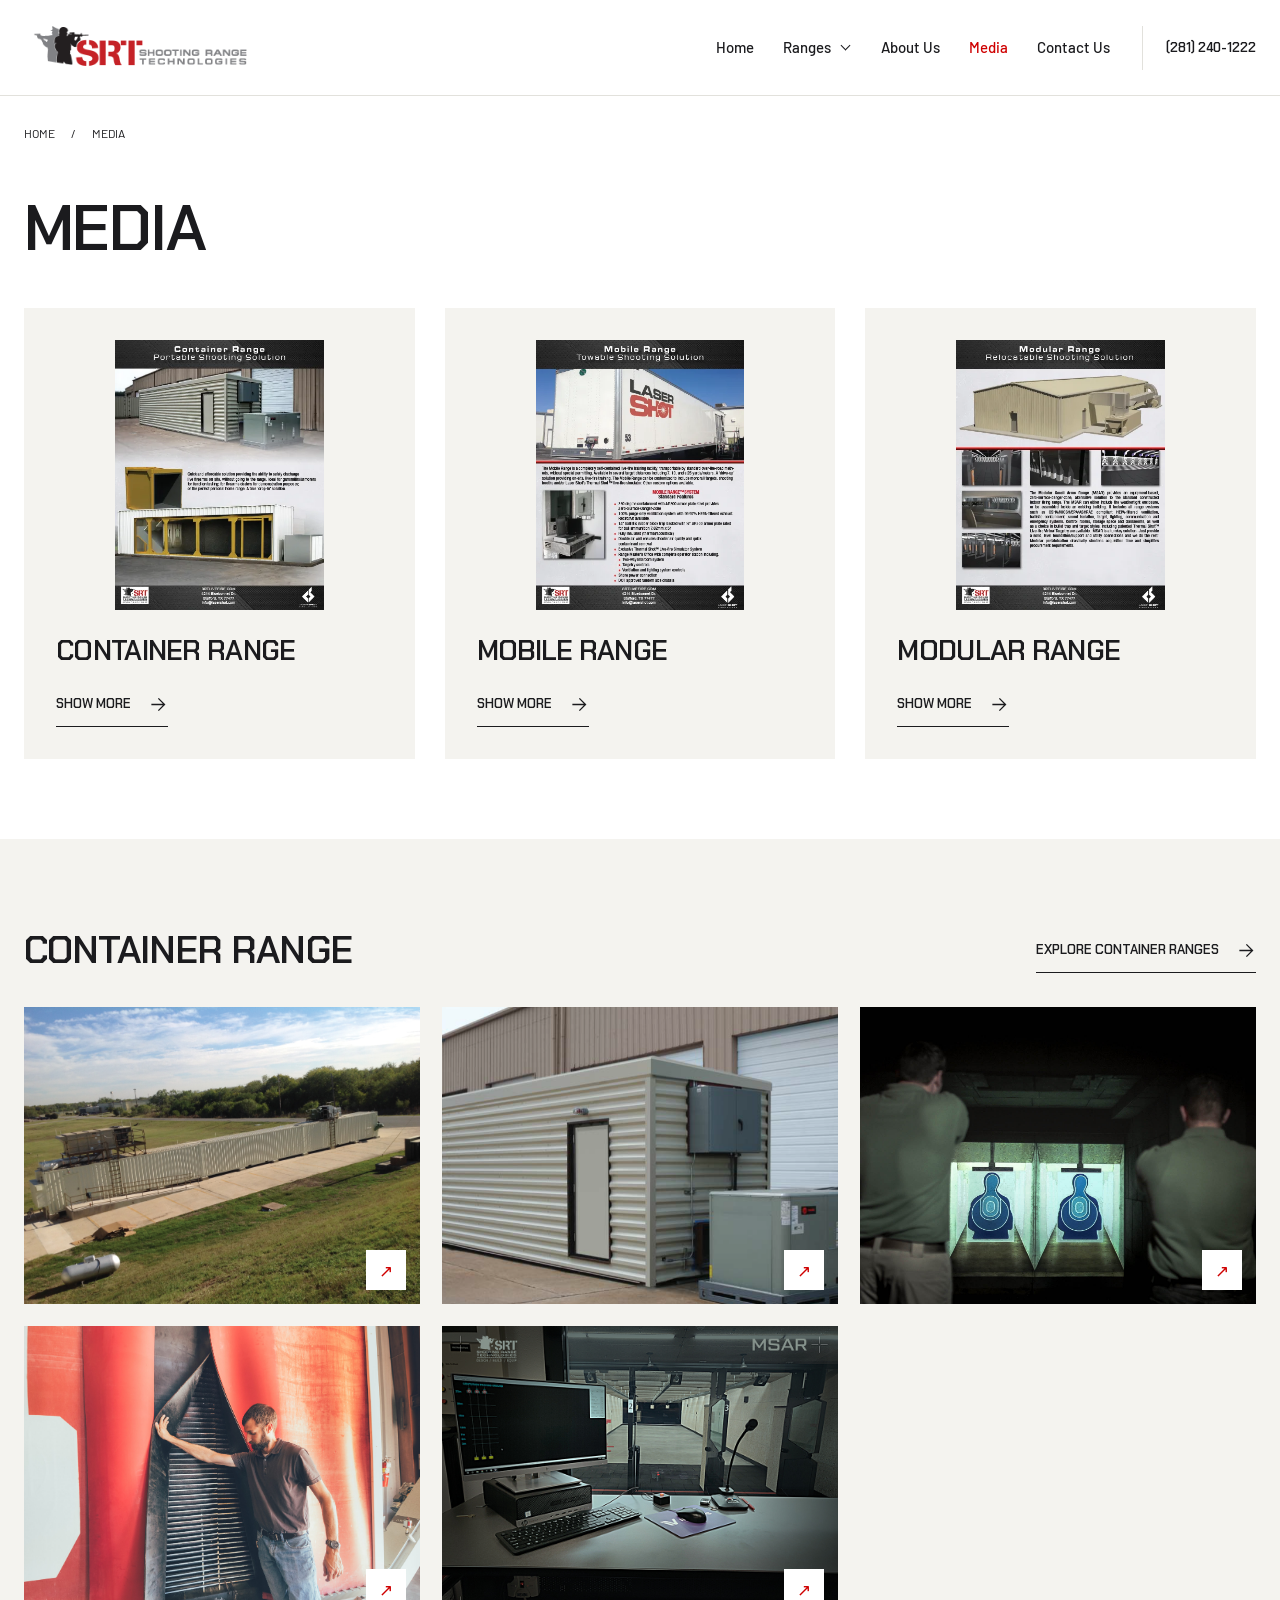
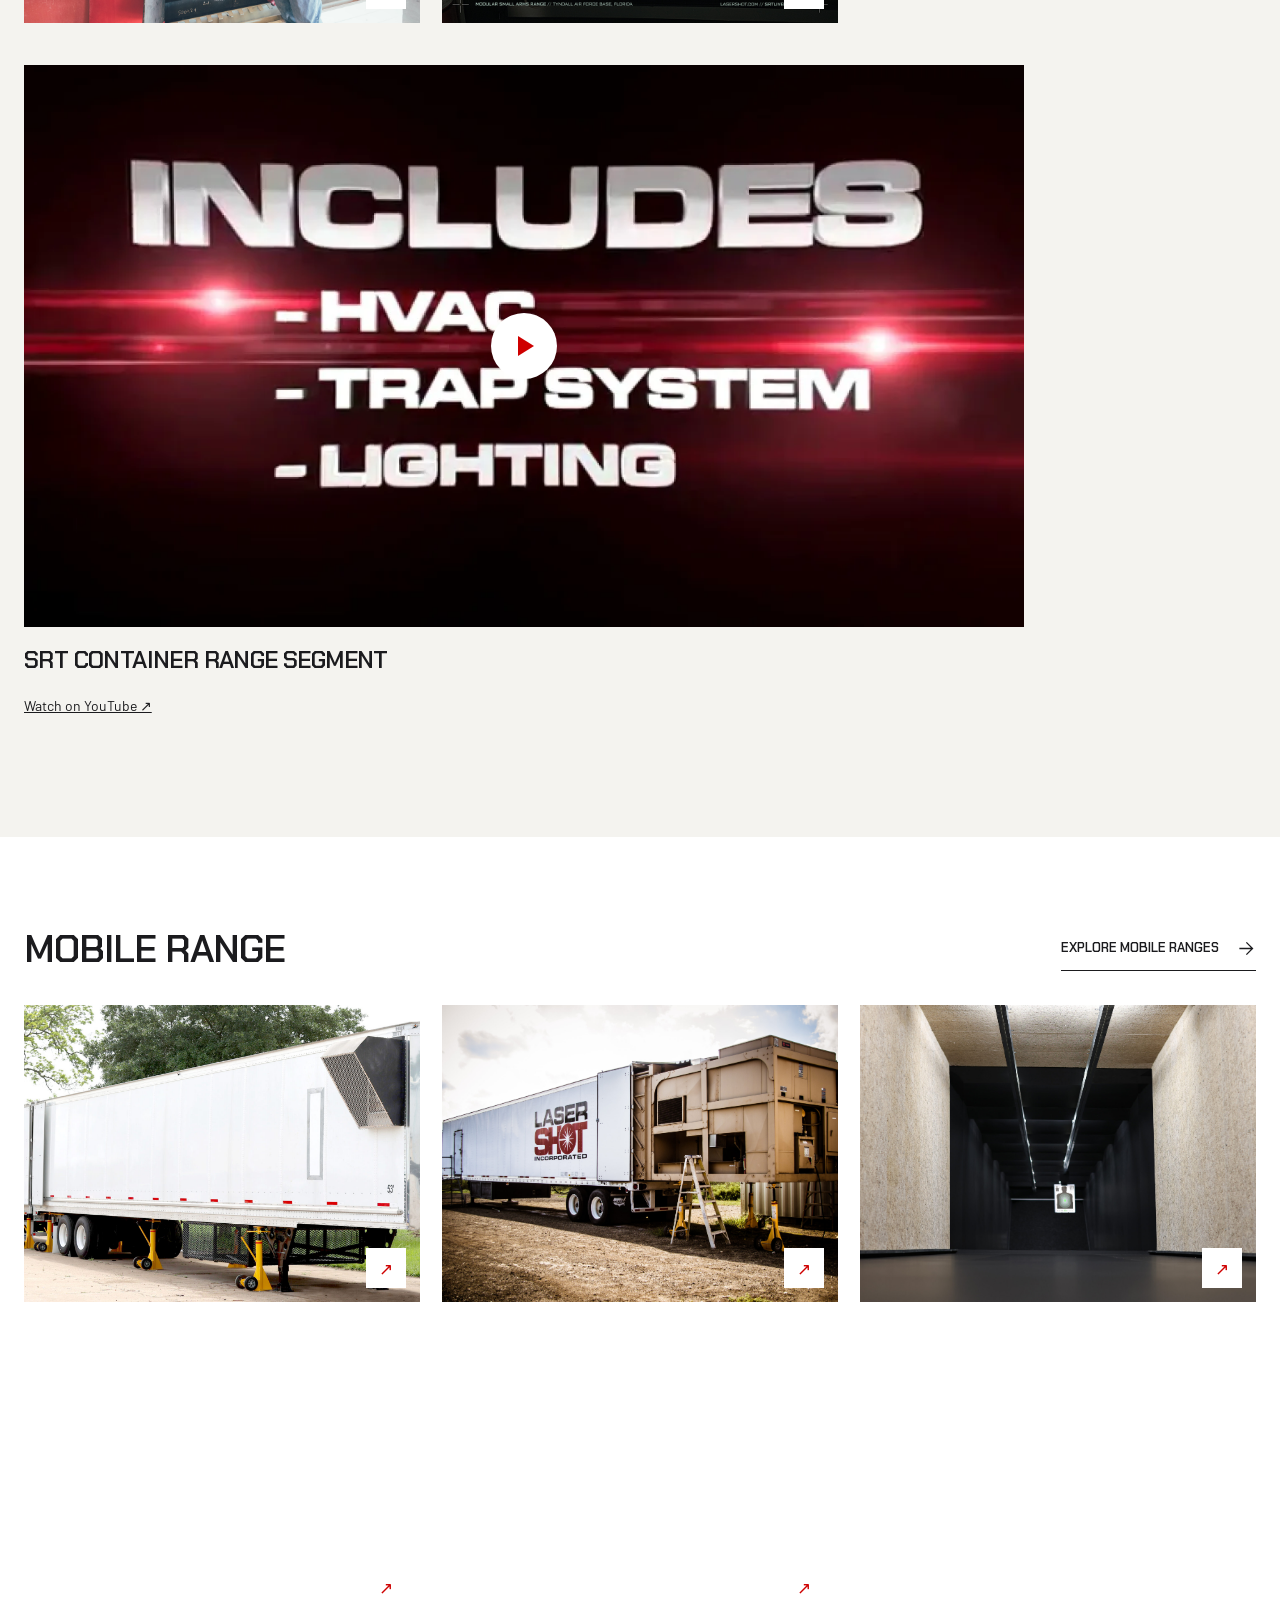
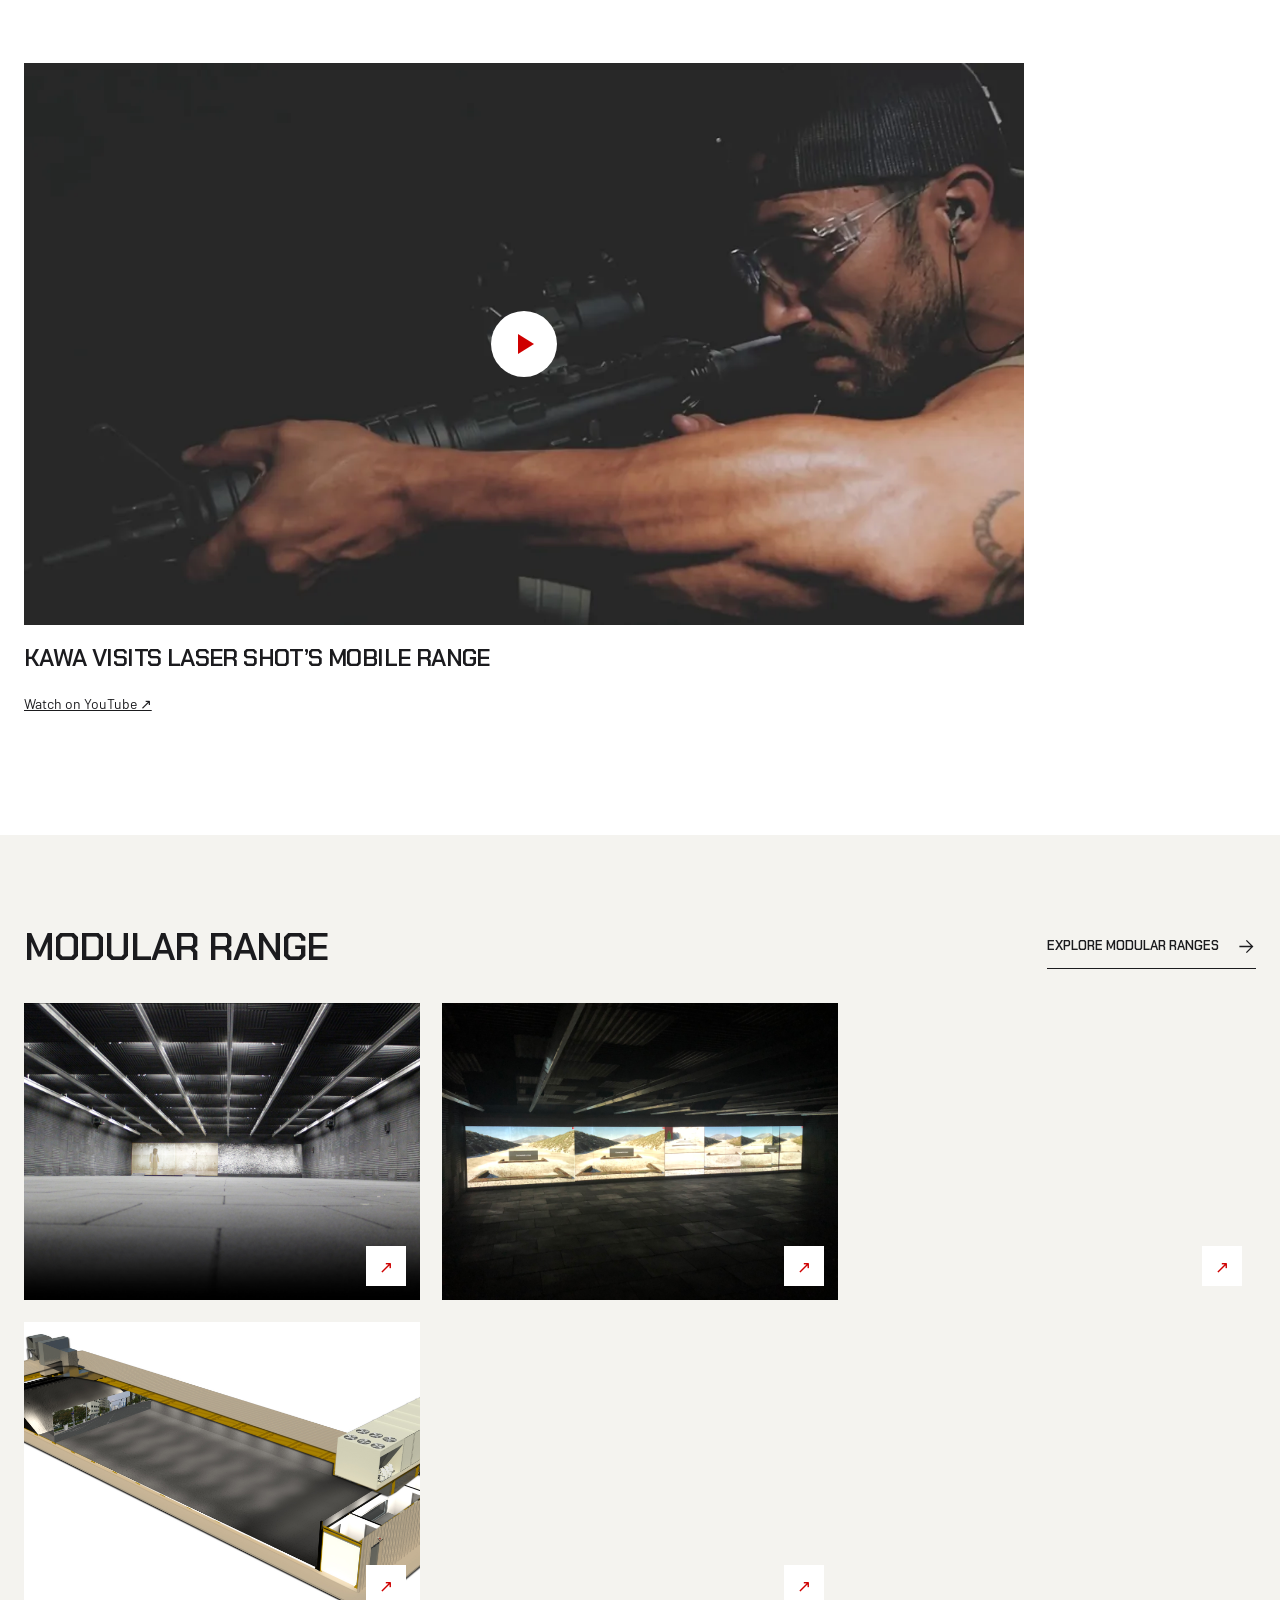
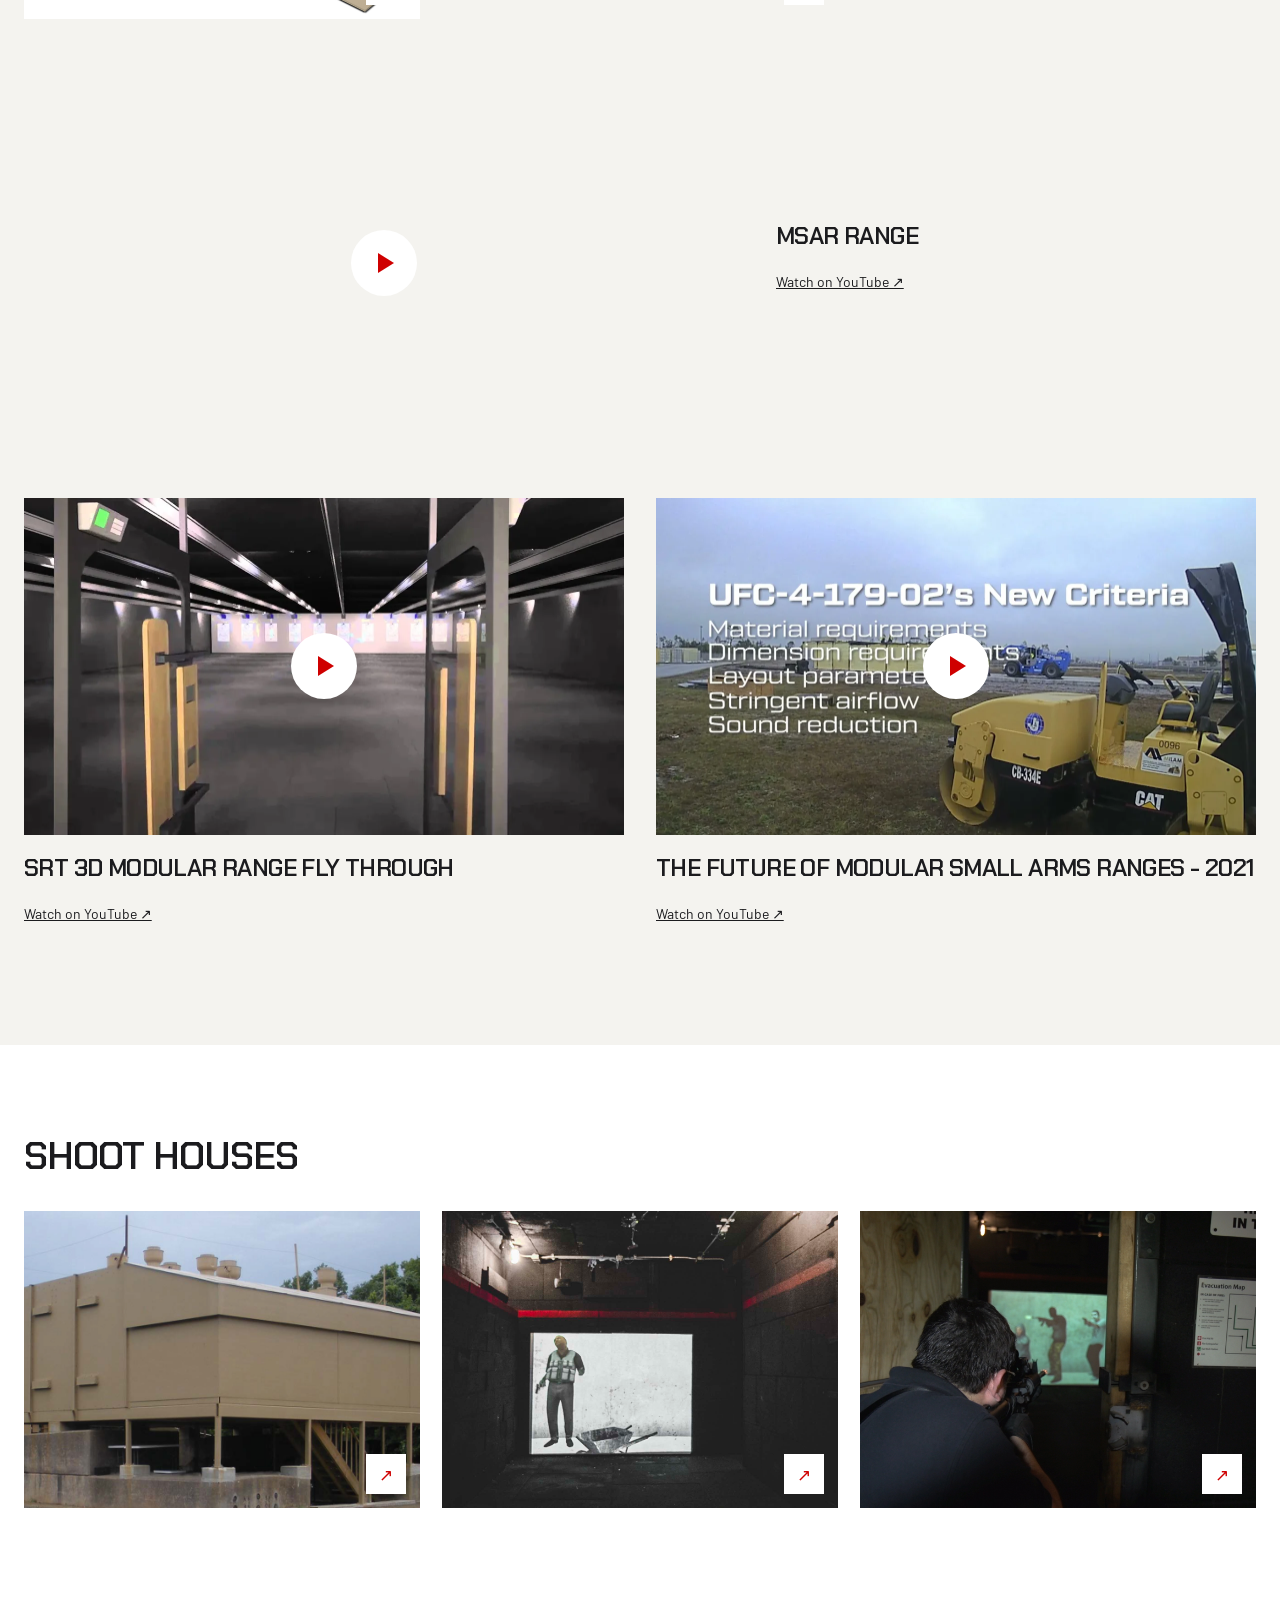
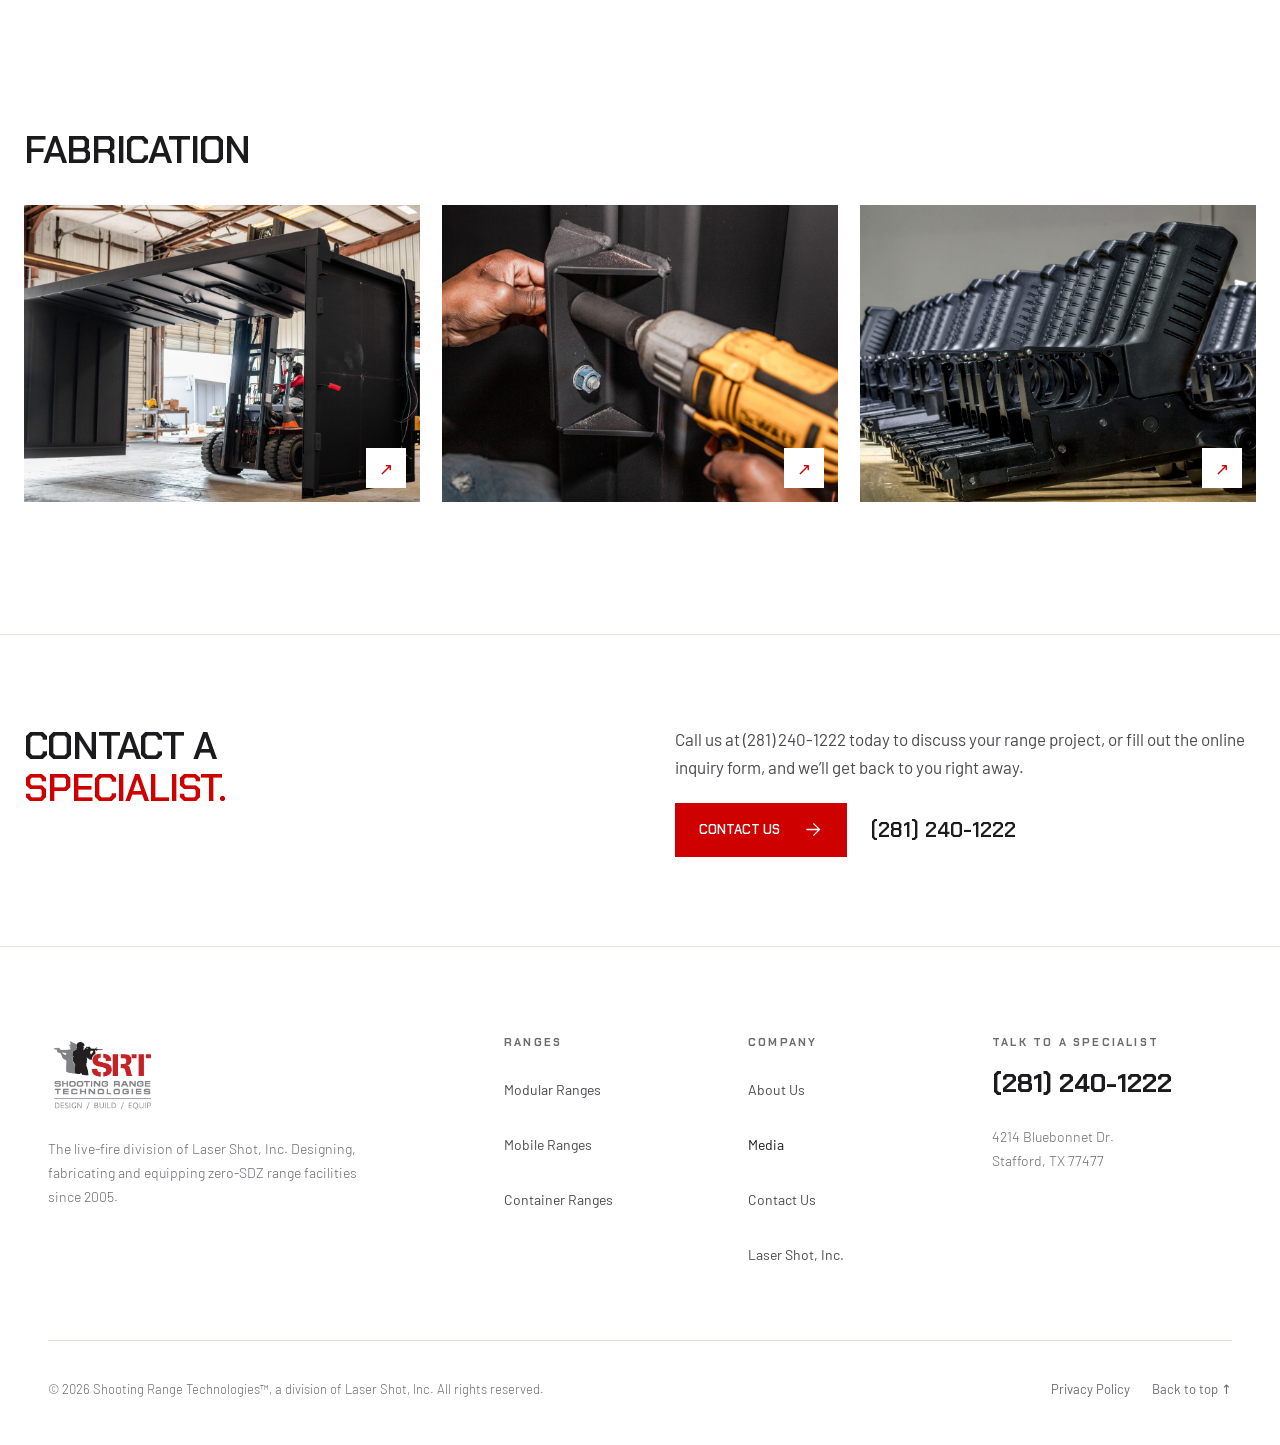
<file: media.html>
<!DOCTYPE html>

<html lang="en"><head><meta charset="utf-8"/><meta content="noindex,nofollow" name="robots"/>
<meta content="width=device-width, initial-scale=1" name="viewport"/>
<title>Media — Shooting Range Technologies</title>
<meta content="Brochures, videos and photography from Shooting Range Technologies — range spec sheets, film of the MSAR, mobile and container ranges, and the full facility gallery." name="description"/>
<link href="assets/srt-favicon.png" rel="icon"/>
<link href="https://fonts.googleapis.com" rel="preconnect"/>
<link crossorigin="crossorigin" href="https://fonts.gstatic.com" rel="preconnect"/>
<link href="https://fonts.googleapis.com/css2?family=Chakra+Petch:wght@500;600;700&amp;family=Barlow:wght@300;400;500;600&amp;display=swap" rel="stylesheet"/>
<style>
  html { scroll-behavior: smooth; }
  body { margin: 0; background: #FFFFFF; -webkit-font-smoothing: antialiased; }
  * { box-sizing: border-box; }
  a { color: #CF0000; text-decoration: none; }
  a:hover { color: #FF2A2A; }
  ::selection { background: #CF0000; color: #fff; }
</style>
<link href="assets/site.css" rel="stylesheet"/><style>.hover-1:hover{color:#CF0000 !important}
.hover-2:hover{color:#CF0000 !important}
.hover-3:hover{color:#CF0000 !important}
.hover-4:hover{color:#FF2A2A !important}
.hover-5:hover{color:#1B1B1E !important}
.hover-6:hover{background:#FF2A2A !important;border-color:#FF2A2A !important;color:#fff !important}
.hover-7:hover{color:#1B1B1E !important}
.hover-8:hover{color:#1B1B1E !important;border-bottom-color:#CF0000 !important}
.hover-9:hover{color:#1B1B1E !important;border-bottom-color:#CF0000 !important}
.hover-10:hover{color:#1B1B1E !important;border-bottom-color:#CF0000 !important}
.hover-11:hover{color:#CF0000 !important}
.hover-12:hover{color:#CF0000 !important}
.hover-13:hover{color:#CF0000 !important}
.hover-14:hover{color:#CF0000 !important}
.hover-15:hover{color:#CF0000 !important}
.hover-16:hover{color:#CF0000 !important}
.hover-17:hover{background:#FF2A2A !important;border-color:#FF2A2A !important;color:#fff !important}
.hover-18:hover{border-color:#CF0000 !important;background:#CF0000 !important;color:#fff !important}
.hover-19:hover{border-color:#CF0000 !important;color:#1B1B1E !important}
.hover-20:hover{border-color:#CF0000 !important;color:#1B1B1E !important}
.hover-21:hover{border-color:#CF0000 !important;color:#1B1B1E !important}
.hover-22:hover{border-color:#CF0000 !important;color:#1B1B1E !important}
.hover-23:hover{border-color:#CF0000 !important;color:#1B1B1E !important}
.hover-24:hover{border-color:#CF0000 !important}
.hover-25:hover{border-color:#CF0000 !important}
.hover-26:hover{border-color:#CF0000 !important}
.hover-27:hover{border-color:#CF0000 !important}
.hover-28:hover{border-color:#CF0000 !important}
.hover-29:hover{border-color:#CF0000 !important}
.hover-30:hover{border-color:#CF0000 !important}
.hover-31:hover{border-color:#CF0000 !important}
.hover-32:hover{border-color:#CF0000 !important}
.hover-33:hover{border-color:#CF0000 !important}
.hover-34:hover{border-color:#CF0000 !important}
.hover-35:hover{border-color:#CF0000 !important}
.hover-36:hover{border-color:#CF0000 !important}
.hover-37:hover{border-color:#CF0000 !important}
.hover-38:hover{border-color:#CF0000 !important}
.hover-39:hover{border-color:#CF0000 !important}
.hover-40:hover{border-color:#CF0000 !important}
.hover-41:hover{border-color:#CF0000 !important}
.hover-42:hover{border-color:#CF0000 !important}
.hover-43:hover{border-color:#CF0000 !important}
.hover-44:hover{border-color:#CF0000 !important}
.hover-45:hover{border-color:#CF0000 !important}
.hover-46:hover{border-color:#FAF9F6 !important;background:rgba(250,249,246,0.08) !important}
.hover-47:hover{border-color:#FAF9F6 !important;background:rgba(250,249,246,0.08) !important}
.hover-48:hover{background:#FF2A2A !important;border-color:#FF2A2A !important}
.hover-49:hover{background:#FF2A2A !important;border-color:#FF2A2A !important;color:#fff !important}
.hover-50:hover{border-color:#1B1B1E !important;background:rgba(27,27,30,0.05) !important;color:#1B1B1E !important}
.hover-51:hover{color:#CF0000 !important}
.hover-52:hover{color:#CF0000 !important}
.hover-53:hover{color:#CF0000 !important}
.hover-54:hover{color:#CF0000 !important}
.hover-55:hover{color:#CF0000 !important}
.hover-56:hover{color:#CF0000 !important}
.hover-57:hover{color:#CF0000 !important}
.hover-58:hover{color:#CF0000 !important}
.hover-59:hover{color:#CF0000 !important}
.hover-60:hover{color:#4A4A4F !important}
.hover-61:hover{color:#4A4A4F !important}
.hover-62:hover{color:#4A4A4F !important}</style><link href="assets/media-final.css" rel="stylesheet"/><link href="assets/navigation.css" rel="stylesheet"/><link href="assets/final-polish.css" rel="stylesheet"/><meta content="Jillur Rahman" name="author"/></head><body>
<div data-ref="rootRef" id="main" style="background:#FFFFFF;color:#1B1B1E;font-family:Barlow,system-ui,sans-serif;overflow-x:clip">
<a class="skip-link" href="#main">Skip to content</a><header class="site-header"><div class="wrap header-inner"><a aria-label="Shooting Range Technologies home" class="brand" href="index.html"><img alt="Shooting Range Technologies" data-asset="SRT_Horizontal.png" decoding="async" fetchpriority="high" height="140" loading="eager" src="assets/images/SRT_Horizontal.png" width="566"/></a><nav aria-label="Main navigation" class="desktop-nav"><a href="index.html">Home</a><details class="nav-disclosure"><summary>Ranges <span class="chevron"></span></summary><div class="dropdown"><a href="modular-ranges.html">Modular Ranges</a><a href="mobile-ranges.html">Mobile Ranges</a><a href="container-ranges.html">Container Ranges</a></div></details><a href="about-us.html">About Us</a><a aria-current="page" href="media.html">Media</a><a href="contact-us.html">Contact Us</a></nav><a class="header-phone" href="tel:+12812401222">(281) 240-1222</a><button aria-controls="mobile-menu" aria-expanded="false" class="menu-trigger" data-menu-open="">Menu <span aria-hidden="true" class="menu-lines"></span></button></div></header><dialog aria-label="Main navigation" class="mobile-menu" id="mobile-menu"><div class="menu-top"><img alt="Shooting Range Technologies" data-asset="SRT_Horizontal.png" decoding="async" height="140" loading="lazy" src="assets/images/SRT_Horizontal.png" width="566"/><button aria-label="Close menu" class="icon-button" data-menu-close="">×</button></div><nav aria-label="Mobile navigation" class="mobile-links"><a href="index.html">Home</a><a class="sub" href="modular-ranges.html">Modular Ranges</a><a class="sub" href="mobile-ranges.html">Mobile Ranges</a><a class="sub" href="container-ranges.html">Container Ranges</a><a href="about-us.html">About Us</a><a aria-current="page" href="media.html">Media</a><a href="contact-us.html">Contact Us</a></nav><a class="button" href="tel:+12812401222">Call (281) 240-1222 <svg aria-hidden="true" class="arrow" fill="none" viewbox="0 0 24 24"><path d="M5 12h14M13 5l7 7-7 7" stroke="currentColor" stroke-width="1.5"></path></svg></a></dialog><nav aria-label="Page navigation" class="wrap no-js-nav"><a href="index.html">Home</a><a class="sub" href="modular-ranges.html">Modular Ranges</a><a class="sub" href="mobile-ranges.html">Mobile Ranges</a><a class="sub" href="container-ranges.html">Container Ranges</a><a href="about-us.html">About Us</a><a aria-current="page" href="media.html">Media</a><a href="contact-us.html">Contact Us</a></nav>







<main class="media-final" id="top"><div class="wrap breadcrumb"><a href="index.html">Home</a><span aria-hidden="true">/</span><span>Media</span></div><section class="page-hero wrap"><h1>media</h1></section><div class="wrap media-categories"><article class="media-category"><a aria-label="View container range media" href="#container-media"><img alt="CONTAINER RANGE media graphic" data-asset="LB_ContainerRange.png" decoding="async" height="518" loading="lazy" src="assets/images/LB_ContainerRange-400.webp" width="400"/></a><div><h2>CONTAINER RANGE</h2><a class="text-link" href="#container-media"><span>Show More</span> <svg aria-hidden="true" class="arrow" fill="none" viewbox="0 0 24 24"><path d="M5 12h14M13 5l7 7-7 7" stroke="currentColor" stroke-width="1.5"></path></svg></a></div></article><article class="media-category"><a aria-label="View mobile range media" href="#mobile-media"><img alt="MOBILE RANGE media graphic" data-asset="LB_MobileRange.png" decoding="async" height="518" loading="lazy" src="assets/images/LB_MobileRange-400.webp" width="400"/></a><div><h2>MOBILE RANGE</h2><a class="text-link" href="#mobile-media"><span>Show More</span> <svg aria-hidden="true" class="arrow" fill="none" viewbox="0 0 24 24"><path d="M5 12h14M13 5l7 7-7 7" stroke="currentColor" stroke-width="1.5"></path></svg></a></div></article><article class="media-category"><a aria-label="View modular range media" href="#modular-media"><img alt="MODULAR RANGE media graphic" data-asset="LB_ModularShootingRange.png" decoding="async" height="518" loading="lazy" src="assets/images/LB_ModularShootingRange-400.webp" width="400"/></a><div><h2>MODULAR RANGE</h2><a class="text-link" href="#modular-media"><span>Show More</span> <svg aria-hidden="true" class="arrow" fill="none" viewbox="0 0 24 24"><path d="M5 12h14M13 5l7 7-7 7" stroke="currentColor" stroke-width="1.5"></path></svg></a></div></article></div><section class="section media-group paper" id="container-media"><div class="wrap"><div class="section-head"><h2>CONTAINER RANGE</h2><a class="text-link" href="container-ranges.html">Explore container ranges <svg aria-hidden="true" class="arrow" fill="none" viewbox="0 0 24 24"><path d="M5 12h14M13 5l7 7-7 7" stroke="currentColor" stroke-width="1.5"></path></svg></a></div><div class="gallery-grid"><a aria-label="Enlarge: Container ranges connected end to end" class="gallery-image" data-gallery="" href="assets/cr-hero.png"><img alt="Container ranges connected end to end" decoding="async" loading="lazy" src="assets/cr-hero.png"/></a><a aria-label="Enlarge: Single container range unit with HVAC plant" class="gallery-image" data-gallery="" href="assets/cr-exterior.png"><img alt="Single container range unit with HVAC plant" decoding="async" loading="lazy" src="assets/cr-exterior.png"/></a><a aria-label="Enlarge: Shooters training inside a container range" class="gallery-image" data-gallery="" href="assets/card-container.jpg"><img alt="Shooters training inside a container range" decoding="async" loading="lazy" src="assets/card-container.jpg"/></a><a aria-label="Enlarge: Svalin bullet trap installed in a range" class="gallery-image" data-gallery="" href="assets/cr-trap.jpg"><img alt="Svalin bullet trap installed in a range" decoding="async" loading="lazy" src="assets/cr-trap.jpg"/></a><a aria-label="Enlarge: Instructor control station with automation displays" class="gallery-image" data-gallery="" href="assets/cr-control.jpg"><img alt="Instructor control station with automation displays" decoding="async" loading="lazy" src="assets/cr-control.jpg"/></a></div><div class="video-grid"><article class="video-item"><div class="video-frame"><a aria-label="Play SRT Container Range Segment" data-video="fjSBpNZVMDU" href="https://www.youtube.com/watch?v=fjSBpNZVMDU"><img alt="SRT Container Range Segment" data-asset="srt-container-range-segment-77.jpg" decoding="async" height="720" loading="lazy" sizes="(max-width:760px) 100vw, 60vw" src="assets/images/srt-container-range-segment-77-1280.webp" srcset="assets/images/srt-container-range-segment-77-640.webp 640w, assets/images/srt-container-range-segment-77-1200.webp 1200w, assets/images/srt-container-range-segment-77-1280.webp 1280w" width="1280"/><span aria-hidden="true" class="play-icon"></span></a></div><div class="video-info"><h3>SRT Container Range Segment</h3><a href="https://www.youtube.com/watch?v=fjSBpNZVMDU" rel="noopener" target="_blank">Watch on YouTube ↗</a></div></article></div></div></section><section class="section media-group" id="mobile-media"><div class="wrap"><div class="section-head"><h2>MOBILE RANGE</h2><a class="text-link" href="mobile-ranges.html">Explore mobile ranges <svg aria-hidden="true" class="arrow" fill="none" viewbox="0 0 24 24"><path d="M5 12h14M13 5l7 7-7 7" stroke="currentColor" stroke-width="1.5"></path></svg></a></div><div class="gallery-grid"><a aria-label="Enlarge: Mobile range trailer staged on site" class="gallery-image" data-gallery="" href="assets/card-mobile.jpg"><img alt="Mobile range trailer staged on site" decoding="async" loading="lazy" src="assets/card-mobile.jpg"/></a><a aria-label="Enlarge: Laser Shot liveried mobile range trailer" class="gallery-image" data-gallery="" href="assets/mb-hero.jpg"><img alt="Laser Shot liveried mobile range trailer" decoding="async" loading="lazy" src="assets/mb-hero.jpg"/></a><a aria-label="Enlarge: Interior firing lane of a mobile range" class="gallery-image" data-gallery="" href="assets/hero-mobile-range-lane.jpg"><img alt="Interior firing lane of a mobile range" decoding="async" loading="lazy" src="assets/hero-mobile-range-lane.jpg"/></a><a aria-label="Enlarge: Shooter engaging a projected scenario in the mobile range" class="gallery-image" data-gallery="" href="assets/mb-thermal.jpg"><img alt="Shooter engaging a projected scenario in the mobile range" decoding="async" loading="lazy" src="assets/mb-thermal.jpg"/></a><a aria-label="Enlarge: Paper target at the ten metre line" class="gallery-image" data-gallery="" href="assets/mb-target.jpg"><img alt="Paper target at the ten metre line" decoding="async" loading="lazy" src="assets/mb-target.jpg"/></a></div><div class="video-grid"><article class="video-item"><div class="video-frame"><a aria-label="Play Kawa Visits Laser Shot’s Mobile Range" data-video="C2IaxaC998Q" href="https://www.youtube.com/watch?v=C2IaxaC998Q"><img alt="Kawa Visits Laser Shot’s Mobile Range" data-asset="kawa-visits-laser-shots-mobile-r-31.jpg" decoding="async" height="720" loading="lazy" sizes="(max-width:760px) 100vw, 60vw" src="assets/images/kawa-visits-laser-shots-mobile-r-31-1280.webp" srcset="assets/images/kawa-visits-laser-shots-mobile-r-31-640.webp 640w, assets/images/kawa-visits-laser-shots-mobile-r-31-1200.webp 1200w, assets/images/kawa-visits-laser-shots-mobile-r-31-1280.webp 1280w" width="1280"/><span aria-hidden="true" class="play-icon"></span></a></div><div class="video-info"><h3>Kawa Visits Laser Shot’s Mobile Range</h3><a href="https://www.youtube.com/watch?v=C2IaxaC998Q" rel="noopener" target="_blank">Watch on YouTube ↗</a></div></article></div></div></section><section class="section media-group paper" id="modular-media"><div class="wrap"><div class="section-head"><h2>MODULAR RANGE</h2><a class="text-link" href="modular-ranges.html">Explore modular ranges <svg aria-hidden="true" class="arrow" fill="none" viewbox="0 0 24 24"><path d="M5 12h14M13 5l7 7-7 7" stroke="currentColor" stroke-width="1.5"></path></svg></a></div><div class="gallery-grid"><a aria-label="Enlarge: Open-plan modular range interior with no columns" class="gallery-image" data-gallery="" href="assets/mr-openplan.jpg"><img alt="Open-plan modular range interior with no columns" decoding="async" loading="lazy" src="assets/mr-openplan.jpg"/></a><a aria-label="Enlarge: Projected targetry video wall inside an MSAR" class="gallery-image" data-gallery="" href="assets/card-modular.jpeg"><img alt="Projected targetry video wall inside an MSAR" decoding="async" loading="lazy" src="assets/card-modular.jpeg"/></a><a aria-label="Enlarge: Modular Small Arms Range exterior at Tyndall Air Force Base" class="gallery-image" data-gallery="" href="assets/mr-hero.jpg"><img alt="Modular Small Arms Range exterior at Tyndall Air Force Base" decoding="async" loading="lazy" src="assets/mr-hero.jpg"/></a><a aria-label="Enlarge: Cutaway render of a modular range module" class="gallery-image" data-gallery="" href="assets/msar-render.jpg"><img alt="Cutaway render of a modular range module" decoding="async" loading="lazy" src="assets/msar-render.jpg"/></a><a aria-label="Enlarge: MSAR facility exterior with ventilation plant" class="gallery-image" data-gallery="" href="assets/mr-innovation.jpg"><img alt="MSAR facility exterior with ventilation plant" decoding="async" loading="lazy" src="assets/mr-innovation.jpg"/></a></div><div class="video-grid"><article class="video-item"><div class="video-frame"><a aria-label="Play MSAR Range" data-video="7AAQIEJiU6M" href="https://www.youtube.com/watch?v=7AAQIEJiU6M"><img alt="MSAR Range" data-asset="msar-range-16.jpg" decoding="async" height="720" loading="lazy" sizes="(max-width:760px) 100vw, 60vw" src="assets/images/msar-range-16-1280.webp" srcset="assets/images/msar-range-16-640.webp 640w, assets/images/msar-range-16-1200.webp 1200w, assets/images/msar-range-16-1280.webp 1280w" width="1280"/><span aria-hidden="true" class="play-icon"></span></a></div><div class="video-info"><h3>MSAR Range</h3><a href="https://www.youtube.com/watch?v=7AAQIEJiU6M" rel="noopener" target="_blank">Watch on YouTube ↗</a></div></article><article class="video-item"><div class="video-frame"><a aria-label="Play SRT 3D Modular Range Fly Through" data-video="TpUcG54BK0c" href="https://www.youtube.com/watch?v=TpUcG54BK0c"><img alt="SRT 3D Modular Range Fly Through" data-asset="srt-3d-modular-range-fly-through-16.jpg" decoding="async" height="720" loading="lazy" sizes="(max-width:760px) 100vw, 60vw" src="assets/images/srt-3d-modular-range-fly-through-16-1280.webp" srcset="assets/images/srt-3d-modular-range-fly-through-16-640.webp 640w, assets/images/srt-3d-modular-range-fly-through-16-1200.webp 1200w, assets/images/srt-3d-modular-range-fly-through-16-1280.webp 1280w" width="1280"/><span aria-hidden="true" class="play-icon"></span></a></div><div class="video-info"><h3>SRT 3D Modular Range Fly Through</h3><a href="https://www.youtube.com/watch?v=TpUcG54BK0c" rel="noopener" target="_blank">Watch on YouTube ↗</a></div></article><article class="video-item"><div class="video-frame"><a aria-label="Play The Future of Modular Small Arms Ranges - 2021" data-video="WBkgY99rMrg" href="https://www.youtube.com/watch?v=WBkgY99rMrg"><img alt="The Future of Modular Small Arms Ranges - 2021" data-asset="the-future-of-modular-small-arms-16.jpg" decoding="async" height="720" loading="lazy" sizes="(max-width:760px) 100vw, 60vw" src="assets/images/the-future-of-modular-small-arms-16-1280.webp" srcset="assets/images/the-future-of-modular-small-arms-16-640.webp 640w, assets/images/the-future-of-modular-small-arms-16-1200.webp 1200w, assets/images/the-future-of-modular-small-arms-16-1280.webp 1280w" width="1280"/><span aria-hidden="true" class="play-icon"></span></a></div><div class="video-info"><h3>The Future of Modular Small Arms Ranges - 2021</h3><a href="https://www.youtube.com/watch?v=WBkgY99rMrg" rel="noopener" target="_blank">Watch on YouTube ↗</a></div></article></div></div></section><section class="section media-group" id="shoot-houses-media"><div class="wrap"><div class="section-head"><h2>Shoot Houses</h2></div><div class="gallery-grid"><a aria-label="Enlarge: SRT shoot house exterior" class="gallery-image" data-gallery="" href="assets/ab-shophouse.jpg"><img alt="SRT shoot house exterior" decoding="async" loading="lazy" src="assets/ab-shophouse.jpg"/></a><a aria-label="Enlarge: Shoot house interior room" class="gallery-image" data-gallery="" href="assets/sh-interior-1.jpg"><img alt="Shoot house interior room" decoding="async" loading="lazy" src="assets/sh-interior-1.jpg"/></a><a aria-label="Enlarge: Shoot house interior with training layout" class="gallery-image" data-gallery="" href="assets/sh-interior-2.jpg"><img alt="Shoot house interior with training layout" decoding="async" loading="lazy" src="assets/sh-interior-2.jpg"/></a></div></div></section><section class="section media-group" id="fabrication-media"><div class="wrap"><div class="section-head"><h2>Fabrication</h2></div><div class="gallery-grid"><a aria-label="Enlarge: Range module under fabrication" class="gallery-image" data-gallery="" href="assets/mr-fabrication.jpg"><img alt="Range module under fabrication" decoding="async" loading="lazy" src="assets/mr-fabrication.jpg"/></a><a aria-label="Enlarge: Technician assembling range steel" class="gallery-image" data-gallery="" href="assets/who-we-are.jpg"><img alt="Technician assembling range steel" decoding="async" loading="lazy" src="assets/who-we-are.jpg"/></a><a aria-label="Enlarge: Bullet trap components ready for assembly" class="gallery-image" data-gallery="" href="assets/ab-steel.jpg"><img alt="Bullet trap components ready for assembly" decoding="async" loading="lazy" src="assets/ab-steel.jpg"/></a></div></div></section><section class="contact-band"><div class="wrap"><h2>Contact a<br/><span class="red">specialist.</span></h2><div><p>Call us at (281) 240-1222 today to discuss your range project, or fill out the online inquiry form, and we’ll get back to you right away.</p><div class="actions"><a class="button" href="contact-us.html">Contact Us <svg aria-hidden="true" class="arrow" fill="none" viewbox="0 0 24 24"><path d="M5 12h14M13 5l7 7-7 7" stroke="currentColor" stroke-width="1.5"></path></svg></a><a class="phone-link" href="tel:+12812401222">(281) 240-1222</a></div></div></div></section></main><footer style="background:#FFFFFF;border-top:1px solid #E2E1DC;padding:clamp(56px,7vw,88px) clamp(18px,4vw,48px) 34px">
<div style="max-width:1400px;margin:0 auto">
<div style="display:flex;flex-wrap:wrap;gap:clamp(34px,5vw,80px);justify-content:space-between">
<div style="flex:1 1 300px;max-width:400px">
<img alt="Shooting Range Technologies" src="assets/srt-logo-color.png" style="height:82px;width:auto;display:block"/>
<p style="margin:20px 0 0;font-size:14px;line-height:1.7;color:#6B6B71;font-weight:300;max-width:40ch">The live-fire division of Laser Shot, Inc. Designing, fabricating and equipping zero-SDZ range facilities since 2005.</p>
</div>
<div style="flex:0 1 180px">
<div style="font-family:'Chakra Petch',sans-serif;font-weight:700;font-size:11px;letter-spacing:.2em;text-transform:uppercase;color:#6B6B71;margin-bottom:18px">Ranges</div>
<div style="display:flex;flex-direction:column;gap:11px">
<a class="hover-51" href="modular-ranges.html" style="font-size:14px;color:#4A4A4F">Modular Ranges</a>
<a class="hover-52" href="mobile-ranges.html" style="font-size:14px;color:#4A4A4F">Mobile Ranges</a>
<a class="hover-53" href="container-ranges.html" style="font-size:14px;color:#4A4A4F">Container Ranges</a>

</div>
</div>
<div style="flex:0 1 180px">
<div style="font-family:'Chakra Petch',sans-serif;font-weight:700;font-size:11px;letter-spacing:.2em;text-transform:uppercase;color:#6B6B71;margin-bottom:18px">Company</div>
<div style="display:flex;flex-direction:column;gap:11px">
<a class="hover-55" href="about-us.html" style="font-size:14px;color:#4A4A4F">About Us</a>
<a class="hover-56" href="#top" style="font-size:14px;color:#1B1B1E">Media</a>
<a class="hover-57" href="contact-us.html" style="font-size:14px;color:#4A4A4F">Contact Us</a>
<a class="hover-58" href="https://www.lasershot.com/" rel="noopener" style="font-size:14px;color:#4A4A4F" target="_blank">Laser Shot, Inc.</a>
</div>
</div>
<div style="flex:0 1 240px">
<div style="font-family:'Chakra Petch',sans-serif;font-weight:700;font-size:11px;letter-spacing:.2em;text-transform:uppercase;color:#6B6B71;margin-bottom:18px">Talk to a specialist</div>
<a class="hover-59" href="tel:+12812401222" style="font-family:'Chakra Petch',sans-serif;font-weight:700;font-size:clamp(20px,2vw,26px);color:#1B1B1E;display:block"><span>(281) 240-1222</span></a>
<div style="font-size:14px;line-height:1.7;color:#6B6B71;margin-top:14px;font-weight:300">4214 Bluebonnet Dr.<br/>Stafford, TX 77477</div>
</div>
</div>
<div style="display:flex;flex-wrap:wrap;gap:16px;justify-content:space-between;align-items:center;margin-top:clamp(44px,5vw,70px);padding-top:26px;border-top:1px solid #E2E1DC">
<div style="font-size:13px;color:#6B6B71;font-weight:300"><span>© 2026 Shooting Range Technologies™, a division of Laser Shot, Inc. All rights reserved.</span></div>
<div style="display:flex;gap:22px">
<a class="hover-60" href="https://lasershot.com/privacy-policy/" style="font-size:13px;color:#6B6B71">Privacy Policy</a>
<a class="hover-62" href="#top" style="font-size:13px;color:#6B6B71">Back to top ↑</a>
</div>
</div>
</div>
</footer><dialog aria-label="Image viewer" class="lightbox" id="image-viewer"><div class="lightbox-header"><p data-image-caption=""></p><button aria-label="Close image" class="icon-button" data-image-close="">×</button></div><img alt=""/><div class="lightbox-footer"><a class="original-link" href="#main" rel="noopener" target="_blank">Open image in a new tab ↗</a><div class="gallery-controls"><button aria-label="Previous image" class="icon-button previous-image" data-image-previous=""><svg aria-hidden="true" class="arrow" fill="none" viewbox="0 0 24 24"><path d="M5 12h14M13 5l7 7-7 7" stroke="currentColor" stroke-width="1.5"></path></svg></button><span aria-atomic="true" aria-live="polite" data-image-count=""></span><button aria-label="Next image" class="icon-button" data-image-next=""><svg aria-hidden="true" class="arrow" fill="none" viewbox="0 0 24 24"><path d="M5 12h14M13 5l7 7-7 7" stroke="currentColor" stroke-width="1.5"></path></svg></button></div></div></dialog>
</div>
<script defer="" src="assets/shared.js"></script></body></html>
</file>
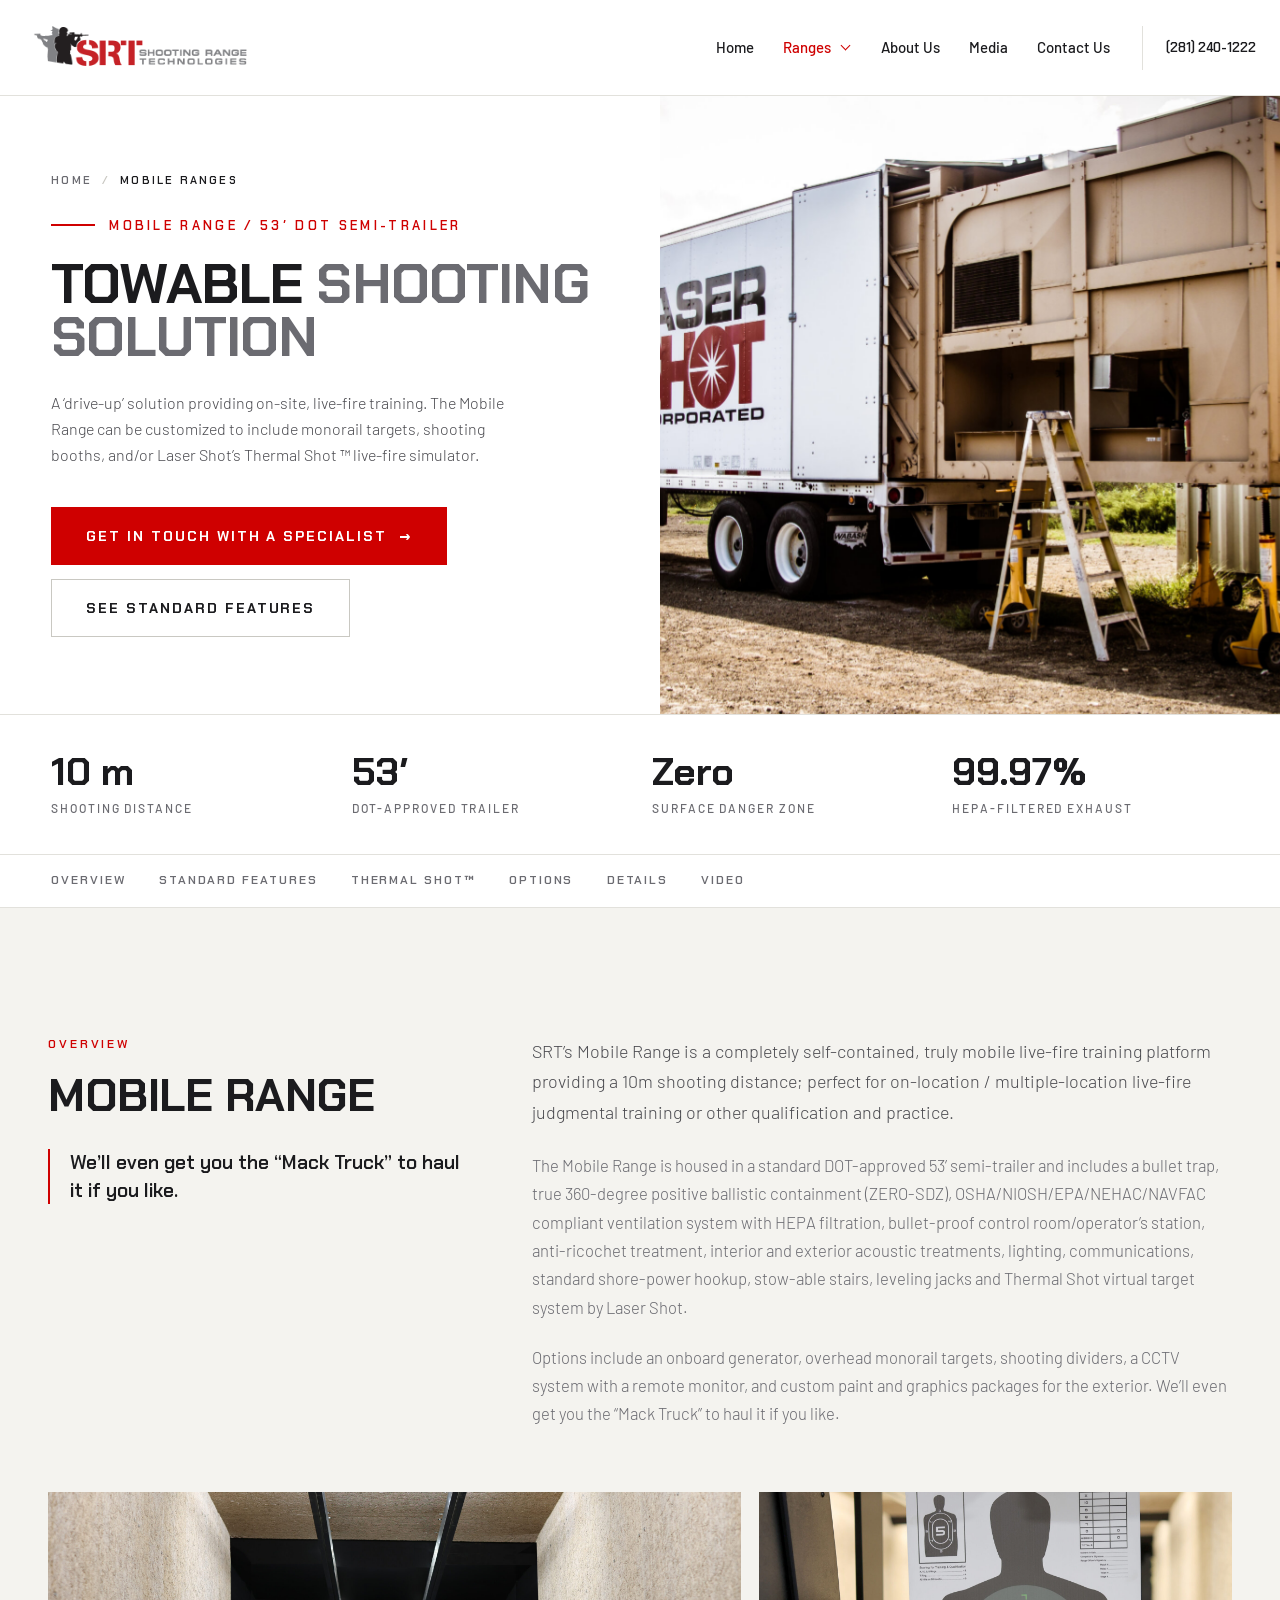
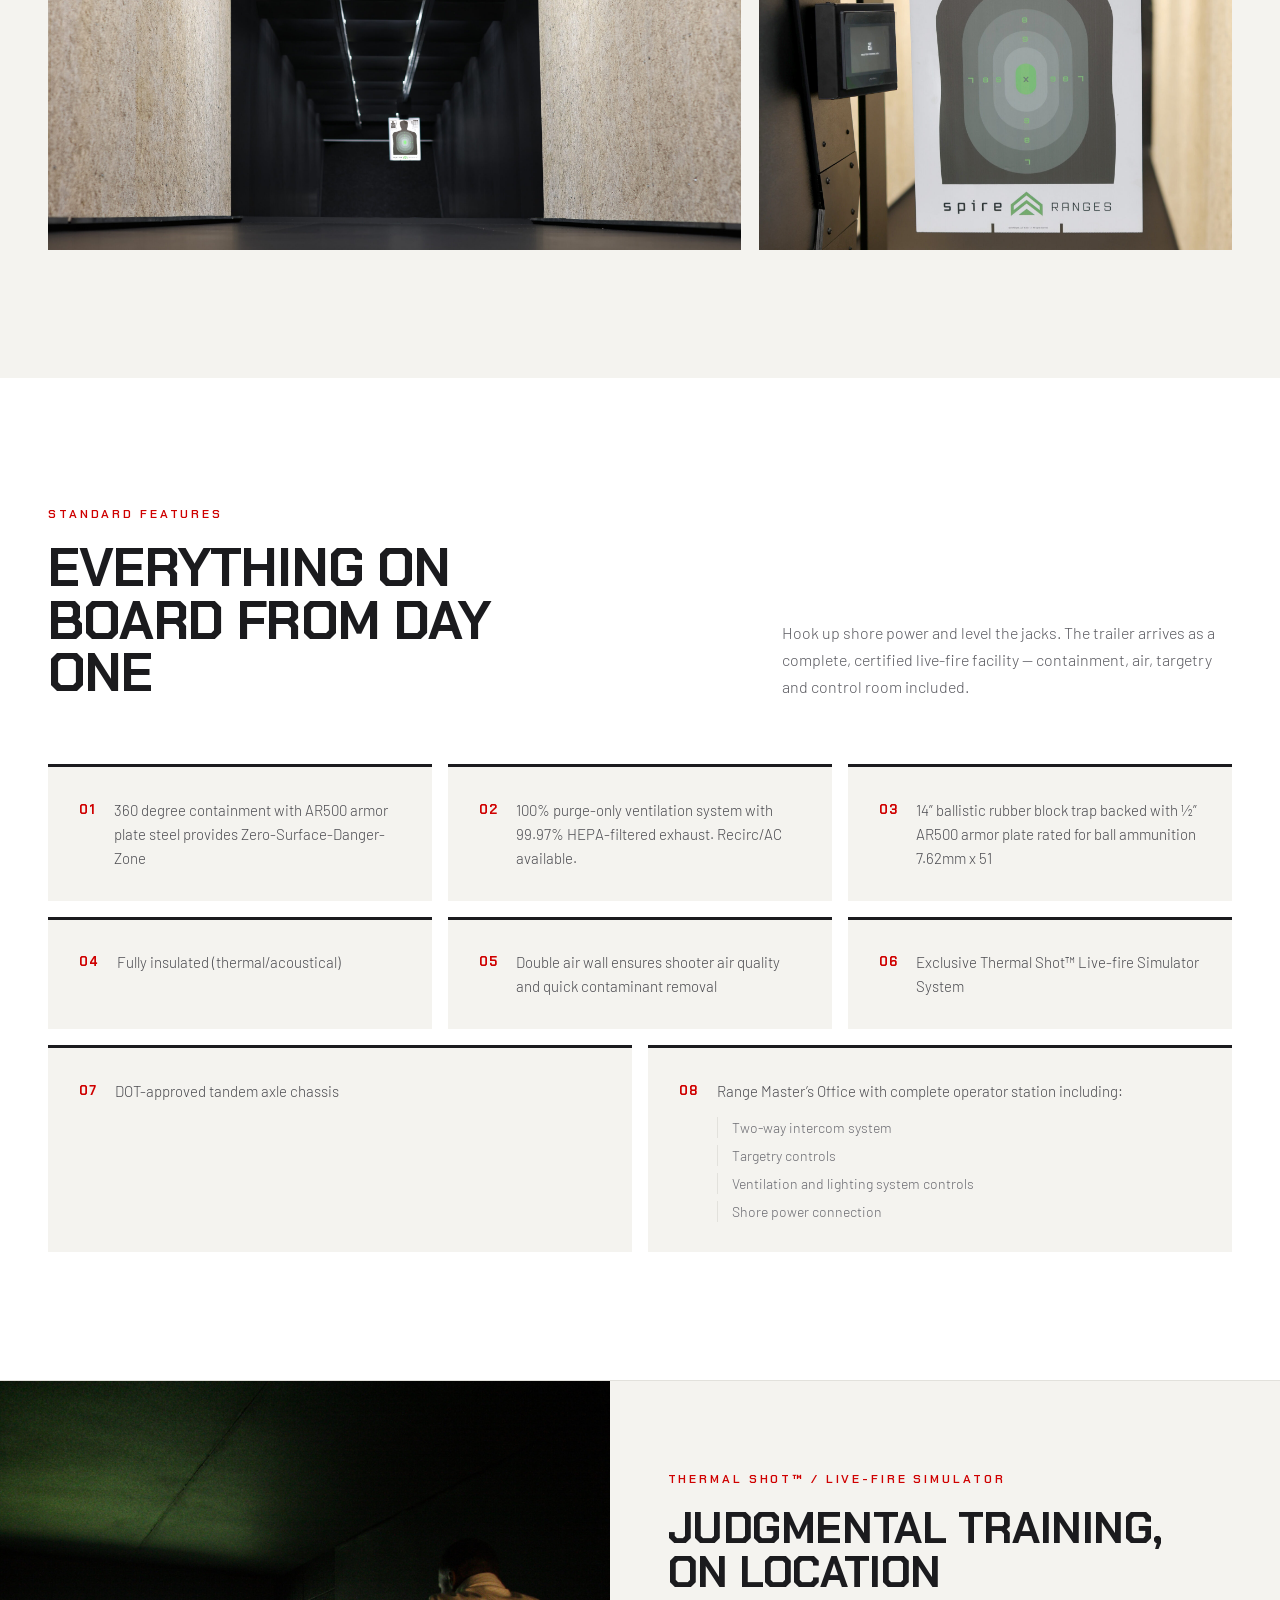
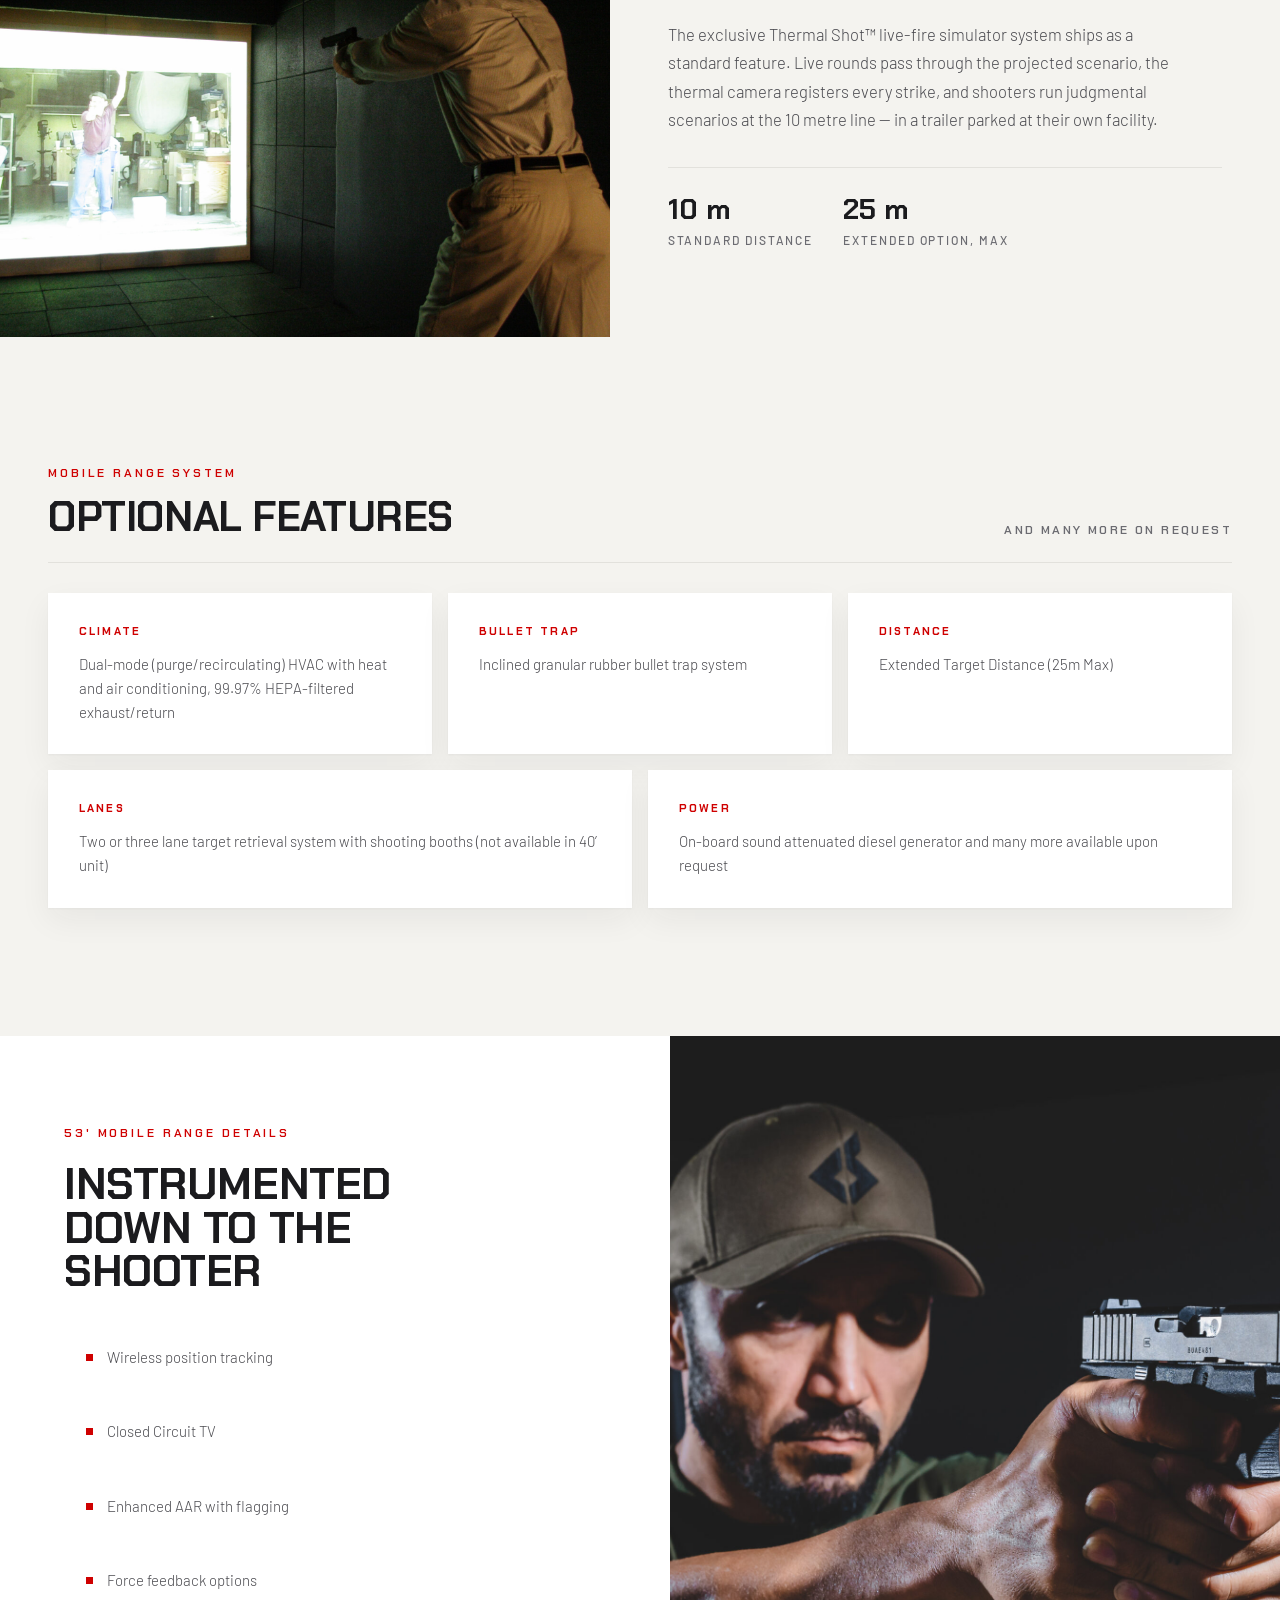
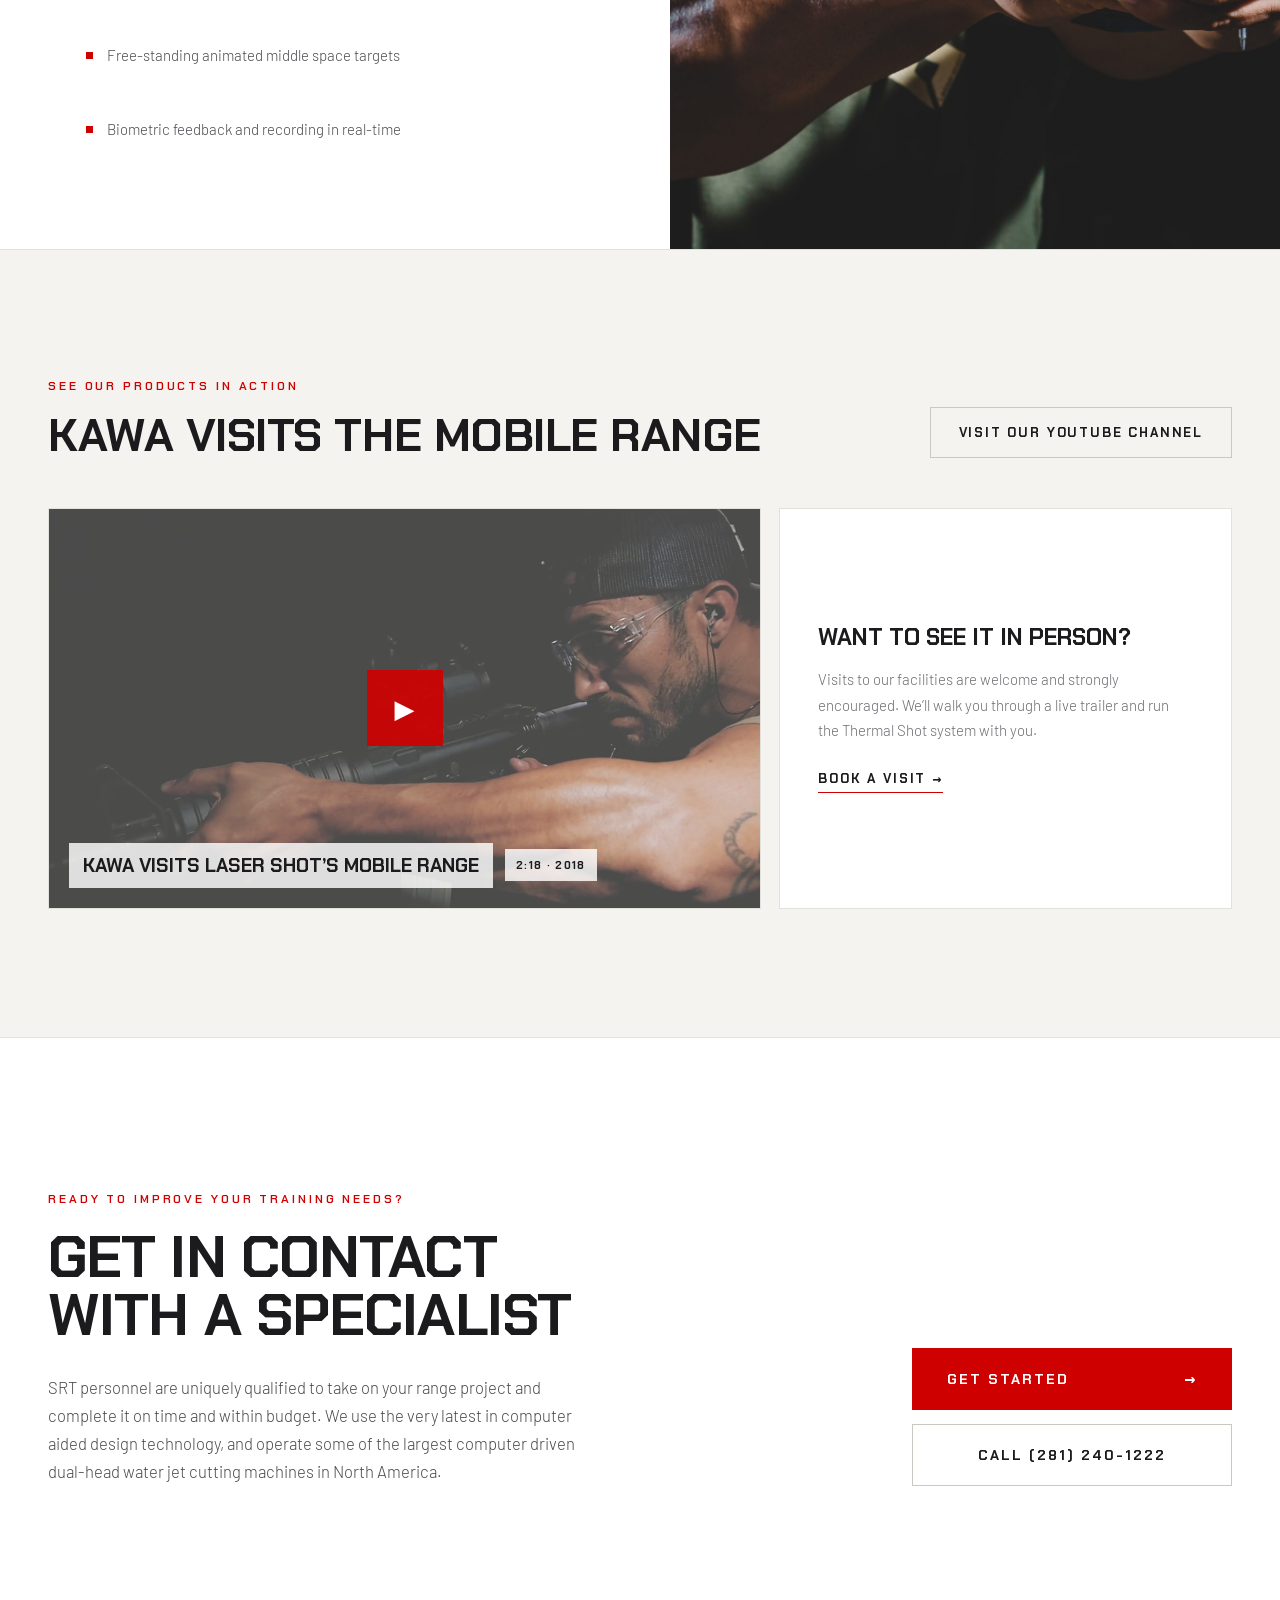
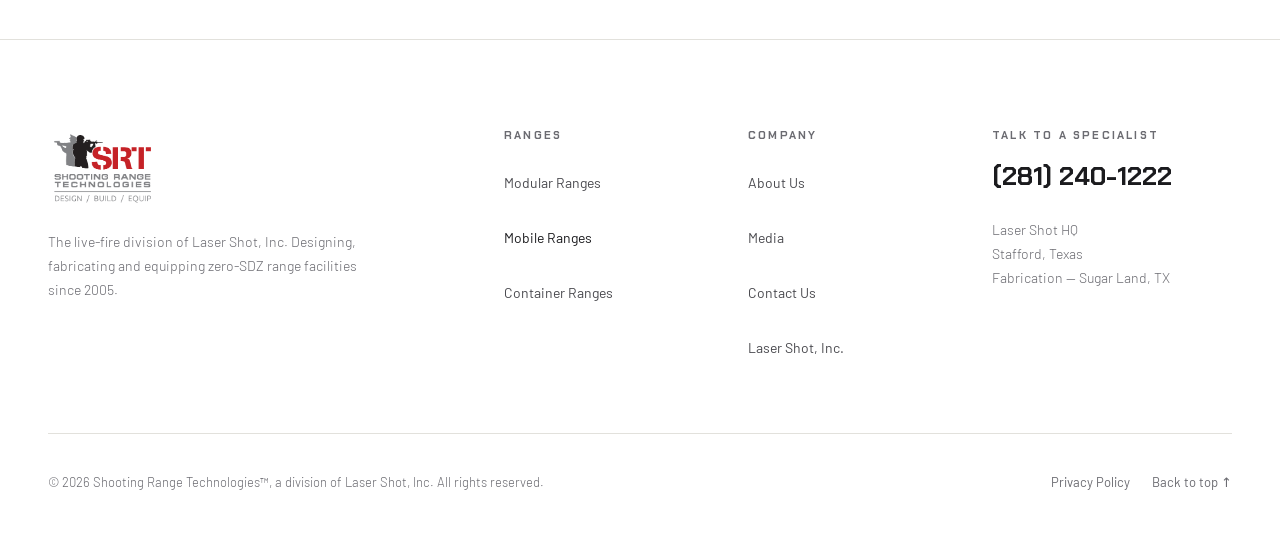
<file: mobile-ranges.html>
<!DOCTYPE html>

<html lang="en"><head><meta charset="utf-8"/><meta content="noindex,nofollow" name="robots"/>
<meta content="width=device-width, initial-scale=1" name="viewport"/>
<title>Mobile Ranges — Shooting Range Technologies</title>
<meta content="A ‘drive-up’ solution providing on-site, live-fire training. The Mobile Range can be customized to include monorail targets, shooting booths and Thermal Shot™." name="description"/>
<link href="assets/srt-favicon.png" rel="icon"/>
<link href="https://fonts.googleapis.com" rel="preconnect"/>
<link crossorigin="crossorigin" href="https://fonts.gstatic.com" rel="preconnect"/>
<link href="https://fonts.googleapis.com/css2?family=Chakra+Petch:wght@500;600;700&amp;family=Barlow:wght@300;400;500;600&amp;display=swap" rel="stylesheet"/>
<style>
  html { scroll-behavior: smooth; }
  body { margin: 0; background: #FFFFFF; -webkit-font-smoothing: antialiased; }
  * { box-sizing: border-box; }
  a { color: #CF0000; text-decoration: none; }
  a:hover { color: #FF2A2A; }
  ::selection { background: #CF0000; color: #fff; }
</style>
<link href="assets/site.css" rel="stylesheet"/><style>.hover-1:hover{color:#FF2A2A !important}
.hover-2:hover{color:#CF0000 !important}
.hover-3:hover{color:#CF0000 !important}
.hover-4:hover{color:#CF0000 !important}
.hover-5:hover{color:#1B1B1E !important}
.hover-6:hover{background:#FF2A2A !important;border-color:#FF2A2A !important;color:#fff !important}
.hover-7:hover{color:#1B1B1E !important}
.hover-8:hover{background:#FF2A2A !important;border-color:#FF2A2A !important;color:#fff !important}
.hover-9:hover{border-color:#1B1B1E !important;color:#1B1B1E !important;background:rgba(27,27,30,0.05) !important}
.hover-10:hover{color:#1B1B1E !important;border-bottom-color:#CF0000 !important}
.hover-11:hover{color:#1B1B1E !important;border-bottom-color:#CF0000 !important}
.hover-12:hover{color:#1B1B1E !important;border-bottom-color:#CF0000 !important}
.hover-13:hover{color:#1B1B1E !important;border-bottom-color:#CF0000 !important}
.hover-14:hover{color:#1B1B1E !important;border-bottom-color:#CF0000 !important}
.hover-15:hover{color:#1B1B1E !important;border-bottom-color:#CF0000 !important}
.hover-16:hover{border-color:#CF0000 !important;background:#CF0000 !important;color:#fff !important}
.hover-17:hover{border-color:#CF0000 !important;color:#1B1B1E !important}
.hover-18:hover{color:#CF0000 !important}
.hover-19:hover{background:#FF2A2A !important;border-color:#FF2A2A !important;color:#fff !important}
.hover-20:hover{border-color:#1B1B1E !important;background:rgba(27,27,30,0.05) !important;color:#1B1B1E !important}
.hover-21:hover{color:#CF0000 !important}
.hover-22:hover{color:#CF0000 !important}
.hover-23:hover{color:#CF0000 !important}
.hover-24:hover{color:#CF0000 !important}
.hover-25:hover{color:#CF0000 !important}
.hover-26:hover{color:#CF0000 !important}
.hover-27:hover{color:#CF0000 !important}
.hover-28:hover{color:#CF0000 !important}
.hover-29:hover{color:#CF0000 !important}
.hover-30:hover{color:#4A4A4F !important}
.hover-31:hover{color:#4A4A4F !important}
.hover-32:hover{color:#4A4A4F !important}</style><link href="assets/navigation.css" rel="stylesheet"/><link href="assets/final-polish.css" rel="stylesheet"/><meta content="Jillur Rahman" name="author"/></head><body>
<div data-ref="rootRef" id="main" style="background:#FFFFFF;color:#1B1B1E;font-family:Barlow,system-ui,sans-serif;overflow-x:clip">
<a class="skip-link" href="#main">Skip to content</a><header class="site-header" data-ref="headerRef"><div class="wrap header-inner"><a aria-label="Shooting Range Technologies home" class="brand" href="index.html"><img alt="Shooting Range Technologies" data-asset="SRT_Horizontal.png" decoding="async" fetchpriority="high" height="140" loading="eager" src="assets/images/SRT_Horizontal.png" width="566"/></a><nav aria-label="Main navigation" class="desktop-nav"><a href="index.html">Home</a><details class="nav-disclosure current-category"><summary>Ranges <span class="chevron"></span></summary><div class="dropdown"><a href="modular-ranges.html">Modular Ranges</a><a aria-current="page" href="mobile-ranges.html">Mobile Ranges</a><a href="container-ranges.html">Container Ranges</a></div></details><a href="about-us.html">About Us</a><a href="media.html">Media</a><a href="contact-us.html">Contact Us</a></nav><a class="header-phone" href="tel:+12812401222">(281) 240-1222</a><button aria-controls="mobile-menu" aria-expanded="false" class="menu-trigger" data-menu-open="">Menu <span aria-hidden="true" class="menu-lines"></span></button></div></header><dialog aria-label="Main navigation" class="mobile-menu" id="mobile-menu"><div class="menu-top"><img alt="Shooting Range Technologies" data-asset="SRT_Horizontal.png" decoding="async" height="140" loading="lazy" src="assets/images/SRT_Horizontal.png" width="566"/><button aria-label="Close menu" class="icon-button" data-menu-close="">×</button></div><nav aria-label="Mobile navigation" class="mobile-links"><a href="index.html">Home</a><a class="sub" href="modular-ranges.html">Modular Ranges</a><a aria-current="page" class="sub" href="mobile-ranges.html">Mobile Ranges</a><a class="sub" href="container-ranges.html">Container Ranges</a><a href="about-us.html">About Us</a><a href="media.html">Media</a><a href="contact-us.html">Contact Us</a></nav><a class="button" href="tel:+12812401222">Call (281) 240-1222 <svg aria-hidden="true" class="arrow" fill="none" viewbox="0 0 24 24"><path d="M5 12h14M13 5l7 7-7 7" stroke="currentColor" stroke-width="1.5"></path></svg></a></dialog><nav aria-label="Page navigation" class="wrap no-js-nav"><a href="index.html">Home</a><a class="sub" href="modular-ranges.html">Modular Ranges</a><a aria-current="page" class="sub" href="mobile-ranges.html">Mobile Ranges</a><a class="sub" href="container-ranges.html">Container Ranges</a><a href="about-us.html">About Us</a><a href="media.html">Media</a><a href="contact-us.html">Contact Us</a></nav>
<section id="top" style="color:#1B1B1E;background:#FFFFFF">
<div style="max-width:1600px;margin:0 auto;display:flex;flex-wrap:wrap;align-items:stretch">
<div style="flex:1 1 380px;display:flex;flex-direction:column;justify-content:center;padding:clamp(48px,6vw,100px) clamp(18px,4vw,64px)">
<div style="display:flex;align-items:center;gap:10px;font-family:'Chakra Petch',sans-serif;font-weight:600;font-size:11px;letter-spacing:.2em;text-transform:uppercase;color:#6B6B71;margin-bottom:30px">
<a class="hover-7" href="index.html" style="color:#6B6B71">Home</a>
<span style="color:#C9C8C2">/</span>
<span style="color:#1B1B1E">Mobile Ranges</span>
</div>
<div style="display:flex;align-items:center;gap:14px;margin-bottom:24px">
<span style="width:44px;height:2px;background:#CF0000;display:block"></span>
<span style="font-family:'Chakra Petch',sans-serif;font-weight:600;font-size:clamp(11px,1vw,13px);letter-spacing:.26em;text-transform:uppercase;color:#CF0000">Mobile Range / 53′ DOT Semi-Trailer</span>
</div>
<h1 style="font-family:'Chakra Petch',sans-serif;font-weight:700;text-transform:uppercase;font-size:clamp(38px,4.4vw,72px);line-height:0.94;letter-spacing:-0.015em;margin:0;max-width:16ch;text-wrap:balance">Towable <span style="color:#6B6B71;display:inline">shooting solution</span></h1>
<p style="max-width:54ch;margin:26px 0 0;font-size:clamp(16px,1.25vw,18px);line-height:1.65;color:#4A4A4F;font-weight:300">A ‘drive-up’ solution providing on-site, live-fire training. The Mobile Range can be customized to include monorail targets, shooting booths, and/or Laser Shot’s Thermal Shot ™ live-fire simulator.</p>
<div style="display:flex;flex-wrap:wrap;gap:14px;margin-top:38px">
<a class="hover-8" href="#contact" style="font-family:'Chakra Petch',sans-serif;font-weight:700;font-size:14px;letter-spacing:.14em;text-transform:uppercase;color:#fff;background:#CF0000;padding:19px 34px;border:1px solid #CF0000;display:inline-flex;align-items:center;gap:12px">Get in touch with a specialist <span style="font-size:16px;line-height:1">→</span></a>
<a class="hover-9" href="#features" style="font-family:'Chakra Petch',sans-serif;font-weight:700;font-size:14px;letter-spacing:.14em;text-transform:uppercase;color:#1B1B1E;background:transparent;padding:19px 34px;border:1px solid #C9C8C2;display:inline-flex;align-items:center">See standard features</a>
</div>
</div>
<div style="flex:1 1 340px;position:relative;min-height:clamp(300px,42vw,620px);background:#1B1B1E;overflow:hidden">
<img alt="SRT mobile range trailer staged on site" data-parallax="1" src="assets/mb-hero.jpg" style="position:absolute;left:0;top:-10%;width:100%;height:120%;object-fit:cover;object-position:62% 55%;will-change:transform;backface-visibility:hidden"/>
</div>
</div>
<div style="border-top:1px solid #E2E1DC;background:#FFFFFF">
<div style="max-width:1600px;margin:0 auto;padding:clamp(28px,3vw,40px) clamp(18px,4vw,64px);display:flex;flex-wrap:wrap;gap:24px">
<div style="flex:1 1 170px">
<div style="font-family:'Chakra Petch',sans-serif;font-weight:700;font-size:clamp(26px,3vw,42px);line-height:1;color:#1B1B1E"><span data-bind="2">10 m</span></div>
<div style="font-size:12px;letter-spacing:.16em;text-transform:uppercase;color:#6B6B71;margin-top:10px;font-weight:500"><span data-bind="3">Shooting distance</span></div>
</div>
<div style="flex:1 1 170px">
<div style="font-family:'Chakra Petch',sans-serif;font-weight:700;font-size:clamp(26px,3vw,42px);line-height:1;color:#1B1B1E"><span data-bind="4">53′</span></div>
<div style="font-size:12px;letter-spacing:.16em;text-transform:uppercase;color:#6B6B71;margin-top:10px;font-weight:500"><span data-bind="5">DOT-approved trailer</span></div>
</div>
<div style="flex:1 1 170px">
<div style="font-family:'Chakra Petch',sans-serif;font-weight:700;font-size:clamp(26px,3vw,42px);line-height:1;color:#1B1B1E"><span data-bind="6">Zero</span></div>
<div style="font-size:12px;letter-spacing:.16em;text-transform:uppercase;color:#6B6B71;margin-top:10px;font-weight:500"><span data-bind="7">Surface danger zone</span></div>
</div>
<div style="flex:1 1 170px">
<div style="font-family:'Chakra Petch',sans-serif;font-weight:700;font-size:clamp(26px,3vw,42px);line-height:1;color:#1B1B1E"><span data-bind="8">99.97%</span></div>
<div style="font-size:12px;letter-spacing:.16em;text-transform:uppercase;color:#6B6B71;margin-top:10px;font-weight:500"><span data-bind="9">HEPA-filtered exhaust</span></div>
</div>
</div>
</div>
</section>
<nav data-ref="railRef" style="position:sticky;top:82px;z-index:50;background:rgba(255,255,255,0.94);backdrop-filter:blur(12px);-webkit-backdrop-filter:blur(12px);border-top:1px solid #E2E1DC;border-bottom:1px solid #E2E1DC">
<div style="max-width:1600px;margin:0 auto;padding:0 clamp(18px,4vw,64px);display:flex;gap:clamp(18px,2.6vw,38px);overflow-x:auto;align-items:center">
<a class="hover-10" data-bind="10" href="#overview" style="font-family:'Chakra Petch',sans-serif;font-weight:600;font-size:12px;letter-spacing:.16em;text-transform:uppercase;color:#6B6B71;padding:17px 0;white-space:nowrap;border-bottom:2px solid transparent"><span data-bind="11">Overview</span></a>
<a class="hover-11" data-bind="12" href="#features" style="font-family:'Chakra Petch',sans-serif;font-weight:600;font-size:12px;letter-spacing:.16em;text-transform:uppercase;color:#6B6B71;padding:17px 0;white-space:nowrap;border-bottom:2px solid transparent"><span data-bind="13">Standard features</span></a>
<a class="hover-12" data-bind="14" href="#thermal" style="font-family:'Chakra Petch',sans-serif;font-weight:600;font-size:12px;letter-spacing:.16em;text-transform:uppercase;color:#6B6B71;padding:17px 0;white-space:nowrap;border-bottom:2px solid transparent"><span data-bind="15">Thermal Shot™</span></a>
<a class="hover-13" data-bind="16" href="#options" style="font-family:'Chakra Petch',sans-serif;font-weight:600;font-size:12px;letter-spacing:.16em;text-transform:uppercase;color:#6B6B71;padding:17px 0;white-space:nowrap;border-bottom:2px solid transparent"><span data-bind="17">Options</span></a>
<a class="hover-14" data-bind="18" href="#details" style="font-family:'Chakra Petch',sans-serif;font-weight:600;font-size:12px;letter-spacing:.16em;text-transform:uppercase;color:#6B6B71;padding:17px 0;white-space:nowrap;border-bottom:2px solid transparent"><span data-bind="19">Details</span></a>
<a class="hover-15" data-bind="20" href="#videos" style="font-family:'Chakra Petch',sans-serif;font-weight:600;font-size:12px;letter-spacing:.16em;text-transform:uppercase;color:#6B6B71;padding:17px 0;white-space:nowrap;border-bottom:2px solid transparent"><span data-bind="21">Video</span></a>
</div>
</nav>
<section id="overview" style="background:#F4F3EF;color:#1B1B1E;padding:clamp(70px,10vw,140px) clamp(18px,4vw,48px)">
<div style="max-width:1400px;margin:0 auto;display:flex;flex-wrap:wrap;gap:clamp(34px,5vw,90px)">
<div style="flex:1 1 300px;max-width:420px">
<div style="font-family:'Chakra Petch',sans-serif;font-weight:600;font-size:12px;letter-spacing:.24em;text-transform:uppercase;color:#CF0000;margin-bottom:20px">Overview</div>
<h2 style="font-family:'Chakra Petch',sans-serif;font-weight:700;text-transform:uppercase;font-size:clamp(30px,3.6vw,52px);line-height:1.02;letter-spacing:-0.01em;margin:0;color:#1B1B1E">Mobile Range</h2>
<div style="margin-top:30px;padding-left:20px;border-left:2px solid #CF0000">
<p style="margin:0;font-family:'Chakra Petch',sans-serif;font-weight:600;font-size:clamp(16px,1.5vw,20px);line-height:1.45;color:#1B1B1E">We’ll even get you the “Mack Truck” to haul it if you like.</p>
</div>
</div>
<div style="flex:1 1 420px">
<p style="margin:0;font-size:clamp(16px,1.4vw,20px);line-height:1.7;color:#4A4A4F;font-weight:300">SRT’s Mobile Range is a completely self-contained, truly mobile live-fire training platform providing a 10m shooting distance; perfect for on-location / multiple-location live-fire judgmental training or other qualification and practice.</p>
<p style="margin:24px 0 0;font-size:clamp(15px,1.3vw,18px);line-height:1.7;color:#6B6B71;font-weight:300">The Mobile Range is housed in a standard DOT-approved 53’ semi-trailer and includes a bullet trap, true 360-degree positive ballistic containment (ZERO-SDZ), OSHA/NIOSH/EPA/NEHAC/NAVFAC compliant ventilation system with HEPA filtration, bullet-proof control room/operator’s station, anti-ricochet treatment, interior and exterior acoustic treatments, lighting, communications, standard shore-power hookup, stow-able stairs, leveling jacks and Thermal Shot virtual target system by Laser Shot.</p>
<p data-source-copy="mobile-ranges:6" style="margin:22px 0 0;font-size:clamp(15px,1.3vw,18px);line-height:1.7;color:#6B6B71;font-weight:300">Options include an onboard generator, overhead monorail targets, shooting dividers, a CCTV system with a remote monitor, and custom paint and graphics packages for the exterior. We’ll even get you the “Mack Truck” to haul it if you like.</p>
</div>
</div>
<div style="max-width:1400px;margin:clamp(44px,5vw,72px) auto 0;display:flex;flex-wrap:wrap;gap:18px">
<div style="flex:1 1 520px;position:relative;min-height:clamp(240px,28vw,400px)">
<img alt="Interior firing lane of an SRT mobile range" src="assets/hero-mobile-range-lane.jpg" style="position:absolute;inset:0;width:100%;height:100%;object-fit:cover"/>
</div>
<div style="flex:1 1 300px;position:relative;min-height:clamp(240px,28vw,400px)">
<img alt="Target at the 10 metre line inside the mobile range" src="assets/mb-target.jpg" style="position:absolute;inset:0;width:100%;height:100%;object-fit:cover;object-position:center 40%"/>
</div>
</div>
</section>
<section id="features" style="background:#FFFFFF;padding:clamp(70px,10vw,140px) clamp(18px,4vw,48px)">
<div style="max-width:1400px;margin:0 auto">
<div style="display:flex;flex-wrap:wrap;gap:clamp(28px,5vw,80px);align-items:flex-end;margin-bottom:clamp(40px,5vw,64px)">
<div style="flex:1 1 420px">
<div style="font-family:'Chakra Petch',sans-serif;font-weight:600;font-size:12px;letter-spacing:.24em;text-transform:uppercase;color:#CF0000;margin-bottom:20px">Standard features</div>
<h2 style="font-family:'Chakra Petch',sans-serif;font-weight:700;text-transform:uppercase;font-size:clamp(30px,4.2vw,58px);line-height:0.98;letter-spacing:-0.015em;margin:0;max-width:16ch">Everything on board from day one</h2>
</div>
<p style="flex:1 1 320px;max-width:50ch;margin:0;font-size:clamp(15px,1.25vw,18px);line-height:1.7;color:#5A5A60;font-weight:300">Hook up shore power and level the jacks. The trailer arrives as a complete, certified live-fire facility — containment, air, targetry and control room included.</p>
</div>
<div style="display:flex;flex-wrap:wrap;gap:16px">
<div style="flex:1 1 330px;background:#F4F3EF;border-top:3px solid #1B1B1E;padding:clamp(24px,2.4vw,34px);display:flex;gap:18px;align-items:flex-start">
<span style="font-family:'Chakra Petch',sans-serif;font-weight:700;font-size:13px;letter-spacing:.1em;color:#CF0000;flex-shrink:0;padding-top:3px"><span data-bind="22">01</span></span>
<span style="font-size:15px;line-height:1.6;color:#4A4A4F;font-weight:300"><span data-bind="23">360 degree containment with AR500 armor plate steel provides Zero-Surface-Danger-Zone</span></span>
</div>
<div style="flex:1 1 330px;background:#F4F3EF;border-top:3px solid #1B1B1E;padding:clamp(24px,2.4vw,34px);display:flex;gap:18px;align-items:flex-start">
<span style="font-family:'Chakra Petch',sans-serif;font-weight:700;font-size:13px;letter-spacing:.1em;color:#CF0000;flex-shrink:0;padding-top:3px"><span data-bind="24">02</span></span>
<span style="font-size:15px;line-height:1.6;color:#4A4A4F;font-weight:300"><span data-bind="25">100% purge-only ventilation system with 99.97% HEPA-filtered exhaust. Recirc/AC available.</span></span>
</div>
<div style="flex:1 1 330px;background:#F4F3EF;border-top:3px solid #1B1B1E;padding:clamp(24px,2.4vw,34px);display:flex;gap:18px;align-items:flex-start">
<span style="font-family:'Chakra Petch',sans-serif;font-weight:700;font-size:13px;letter-spacing:.1em;color:#CF0000;flex-shrink:0;padding-top:3px"><span data-bind="26">03</span></span>
<span style="font-size:15px;line-height:1.6;color:#4A4A4F;font-weight:300"><span data-bind="27">14” ballistic rubber block trap backed with ½” AR500 armor plate rated for ball ammunition 7.62mm x 51</span></span>
</div>
<div style="flex:1 1 330px;background:#F4F3EF;border-top:3px solid #1B1B1E;padding:clamp(24px,2.4vw,34px);display:flex;gap:18px;align-items:flex-start">
<span style="font-family:'Chakra Petch',sans-serif;font-weight:700;font-size:13px;letter-spacing:.1em;color:#CF0000;flex-shrink:0;padding-top:3px"><span data-bind="28">04</span></span>
<span style="font-size:15px;line-height:1.6;color:#4A4A4F;font-weight:300"><span data-bind="29">Fully insulated (thermal/acoustical)</span></span>
</div>
<div style="flex:1 1 330px;background:#F4F3EF;border-top:3px solid #1B1B1E;padding:clamp(24px,2.4vw,34px);display:flex;gap:18px;align-items:flex-start">
<span style="font-family:'Chakra Petch',sans-serif;font-weight:700;font-size:13px;letter-spacing:.1em;color:#CF0000;flex-shrink:0;padding-top:3px"><span data-bind="30">05</span></span>
<span style="font-size:15px;line-height:1.6;color:#4A4A4F;font-weight:300"><span data-bind="31">Double air wall ensures shooter air quality and quick contaminant removal</span></span>
</div>
<div style="flex:1 1 330px;background:#F4F3EF;border-top:3px solid #1B1B1E;padding:clamp(24px,2.4vw,34px);display:flex;gap:18px;align-items:flex-start">
<span style="font-family:'Chakra Petch',sans-serif;font-weight:700;font-size:13px;letter-spacing:.1em;color:#CF0000;flex-shrink:0;padding-top:3px"><span data-bind="32">06</span></span>
<span style="font-size:15px;line-height:1.6;color:#4A4A4F;font-weight:300"><span data-bind="33">Exclusive Thermal Shot™ Live-fire Simulator System</span></span>
</div>
<div style="flex:1 1 330px;background:#F4F3EF;border-top:3px solid #1B1B1E;padding:clamp(24px,2.4vw,34px);display:flex;gap:18px;align-items:flex-start">
<span style="font-family:'Chakra Petch',sans-serif;font-weight:700;font-size:13px;letter-spacing:.1em;color:#CF0000;flex-shrink:0;padding-top:3px"><span data-bind="34">07</span></span>
<span style="font-size:15px;line-height:1.6;color:#4A4A4F;font-weight:300"><span data-bind="35">DOT-approved tandem axle chassis</span></span>
</div>
<div style="flex:1 1 330px;background:#F4F3EF;border-top:3px solid #1B1B1E;padding:clamp(24px,2.4vw,34px);display:flex;gap:18px;align-items:flex-start">
<span style="font-family:'Chakra Petch',sans-serif;font-weight:700;font-size:13px;letter-spacing:.1em;color:#CF0000;flex-shrink:0;padding-top:3px">08</span>
<div>
<div style="font-size:15px;line-height:1.6;color:#4A4A4F;font-weight:300">Range Master’s Office with complete operator station including:</div>
<div style="display:flex;flex-direction:column;gap:7px;margin-top:14px">
<div style="font-size:14px;line-height:1.5;color:#6B6B71;font-weight:300;padding-left:14px;border-left:1px solid #E2E1DC"><span data-bind="36">Two-way intercom system</span></div>
<div style="font-size:14px;line-height:1.5;color:#6B6B71;font-weight:300;padding-left:14px;border-left:1px solid #E2E1DC"><span data-bind="37">Targetry controls</span></div>
<div style="font-size:14px;line-height:1.5;color:#6B6B71;font-weight:300;padding-left:14px;border-left:1px solid #E2E1DC"><span data-bind="38">Ventilation and lighting system controls</span></div>
<div style="font-size:14px;line-height:1.5;color:#6B6B71;font-weight:300;padding-left:14px;border-left:1px solid #E2E1DC"><span data-bind="39">Shore power connection</span></div>
</div>
</div>
</div>
</div>
</div>
</section>
<section id="thermal" style="background:#F4F3EF;border-top:1px solid #E2E1DC">
<div style="max-width:1600px;margin:0 auto;display:flex;flex-wrap:wrap">
<div style="flex:1 1 420px;min-height:clamp(320px,38vw,580px);position:relative">
<img alt="Shooter engaging a Thermal Shot projected scenario inside the mobile range" src="assets/mb-thermal.jpg" style="position:absolute;inset:0;width:100%;height:100%;object-fit:cover"/>
</div>
<div style="flex:1 1 480px;display:flex;flex-direction:column;justify-content:center;padding:clamp(56px,7vw,100px) clamp(24px,4.5vw,80px)">
<div style="font-family:'Chakra Petch',sans-serif;font-weight:600;font-size:12px;letter-spacing:.24em;text-transform:uppercase;color:#CF0000;margin-bottom:20px">Thermal Shot™ / Live-fire simulator</div>
<h2 style="font-family:'Chakra Petch',sans-serif;font-weight:700;text-transform:uppercase;font-size:clamp(28px,3.4vw,50px);line-height:1.0;letter-spacing:-0.01em;margin:0;max-width:18ch">Judgmental training, on location</h2>
<p style="margin:26px 0 0;max-width:58ch;font-size:clamp(15px,1.3vw,18px);line-height:1.7;color:#4A4A4F;font-weight:300">The exclusive Thermal Shot™ live-fire simulator system ships as a standard feature. Live rounds pass through the projected scenario, the thermal camera registers every strike, and shooters run judgmental scenarios at the 10 metre line — in a trailer parked at their own facility.</p>
<div style="margin-top:34px;padding-top:28px;border-top:1px solid #E2E1DC;display:flex;flex-wrap:wrap;gap:30px">
<div>
<div style="font-family:'Chakra Petch',sans-serif;font-weight:700;font-size:clamp(22px,2.2vw,32px);line-height:1;color:#1B1B1E">10 m</div>
<div style="font-size:12px;letter-spacing:.16em;text-transform:uppercase;color:#6B6B71;margin-top:9px;font-weight:500">Standard distance</div>
</div>
<div>
<div style="font-family:'Chakra Petch',sans-serif;font-weight:700;font-size:clamp(22px,2.2vw,32px);line-height:1;color:#1B1B1E">25 m</div>
<div style="font-size:12px;letter-spacing:.16em;text-transform:uppercase;color:#6B6B71;margin-top:9px;font-weight:500">Extended option, max</div>
</div>
</div>
</div>
</div>
</section>
<section id="options" style="background:#F4F3EF;color:#1B1B1E;padding:clamp(70px,10vw,140px) clamp(18px,4vw,48px)">
<div style="max-width:1400px;margin:0 auto">
<div style="display:flex;flex-wrap:wrap;align-items:flex-end;justify-content:space-between;gap:14px 28px;padding-bottom:24px;margin-bottom:30px;border-bottom:1px solid #E2E1DC">
<div>
<div style="font-family:'Chakra Petch',sans-serif;font-weight:600;font-size:12px;letter-spacing:.24em;text-transform:uppercase;color:#CF0000;margin-bottom:16px">Mobile range system</div>
<h2 style="font-family:'Chakra Petch',sans-serif;font-weight:700;text-transform:uppercase;font-size:clamp(26px,3.2vw,46px);line-height:1.0;letter-spacing:-0.01em;margin:0;color:#1B1B1E">Optional features</h2>
</div>
<span style="font-family:'Chakra Petch',sans-serif;font-weight:600;font-size:12px;letter-spacing:.2em;text-transform:uppercase;color:#6B6B71">And many more on request</span>
</div>
<div style="display:flex;flex-wrap:wrap;gap:16px">
<div style="flex:1 1 300px;background:#FFFFFF;box-shadow:0 1px 2px rgba(27,27,30,0.04),0 12px 30px rgba(27,27,30,0.06);padding:clamp(24px,2.4vw,34px)">
<div style="font-family:'Chakra Petch',sans-serif;font-weight:700;font-size:11px;letter-spacing:.2em;text-transform:uppercase;color:#CF0000"><span data-bind="40">Climate</span></div>
<div style="font-size:15px;line-height:1.6;color:#4A4A4F;margin-top:14px;font-weight:300"><span data-bind="41">Dual-mode (purge/recirculating) HVAC with heat and air conditioning, 99.97% HEPA-filtered exhaust/return</span></div>
</div>
<div style="flex:1 1 300px;background:#FFFFFF;box-shadow:0 1px 2px rgba(27,27,30,0.04),0 12px 30px rgba(27,27,30,0.06);padding:clamp(24px,2.4vw,34px)">
<div style="font-family:'Chakra Petch',sans-serif;font-weight:700;font-size:11px;letter-spacing:.2em;text-transform:uppercase;color:#CF0000"><span data-bind="42">Bullet trap</span></div>
<div style="font-size:15px;line-height:1.6;color:#4A4A4F;margin-top:14px;font-weight:300"><span data-bind="43">Inclined granular rubber bullet trap system</span></div>
</div>
<div style="flex:1 1 300px;background:#FFFFFF;box-shadow:0 1px 2px rgba(27,27,30,0.04),0 12px 30px rgba(27,27,30,0.06);padding:clamp(24px,2.4vw,34px)">
<div style="font-family:'Chakra Petch',sans-serif;font-weight:700;font-size:11px;letter-spacing:.2em;text-transform:uppercase;color:#CF0000"><span data-bind="44">Distance</span></div>
<div style="font-size:15px;line-height:1.6;color:#4A4A4F;margin-top:14px;font-weight:300"><span data-bind="45">Extended Target Distance (25m Max)</span></div>
</div>
<div style="flex:1 1 300px;background:#FFFFFF;box-shadow:0 1px 2px rgba(27,27,30,0.04),0 12px 30px rgba(27,27,30,0.06);padding:clamp(24px,2.4vw,34px)">
<div style="font-family:'Chakra Petch',sans-serif;font-weight:700;font-size:11px;letter-spacing:.2em;text-transform:uppercase;color:#CF0000"><span data-bind="46">Lanes</span></div>
<div style="font-size:15px;line-height:1.6;color:#4A4A4F;margin-top:14px;font-weight:300"><span data-bind="47">Two or three lane target retrieval system with shooting booths (not available in 40’ unit)</span></div>
</div>
<div style="flex:1 1 300px;background:#FFFFFF;box-shadow:0 1px 2px rgba(27,27,30,0.04),0 12px 30px rgba(27,27,30,0.06);padding:clamp(24px,2.4vw,34px)">
<div style="font-family:'Chakra Petch',sans-serif;font-weight:700;font-size:11px;letter-spacing:.2em;text-transform:uppercase;color:#CF0000"><span data-bind="48">Power</span></div>
<div data-source-copy="mobile-ranges:26" style="font-size:15px;line-height:1.6;color:#4A4A4F;margin-top:14px;font-weight:300">On-board sound attenuated diesel generator and many more available upon request</div>
</div>
</div>
</div>
</section>
<section id="details" style="background:#FFFFFF">
<div style="max-width:1600px;margin:0 auto;display:flex;flex-wrap:wrap">
<div style="flex:1 1 480px;display:flex;flex-direction:column;justify-content:center;padding:clamp(56px,7vw,110px) clamp(24px,5vw,90px)">
<div data-source-copy="mobile-ranges:27" style="font-family:'Chakra Petch',sans-serif;font-weight:600;font-size:12px;letter-spacing:.24em;text-transform:uppercase;color:#CF0000;margin-bottom:22px">53' Mobile Range Details</div>
<h2 style="font-family:'Chakra Petch',sans-serif;font-weight:700;text-transform:uppercase;font-size:clamp(28px,3.4vw,50px);line-height:1.0;letter-spacing:-0.01em;margin:0;max-width:16ch">Instrumented down to the shooter</h2>
<div style="display:flex;flex-direction:column;gap:16px;margin-top:34px">
<div style="background:#FFFFFF;padding:18px 22px;font-size:15px;line-height:1.5;color:#4A4A4F;font-weight:300;display:flex;align-items:center;gap:14px">
<span style="width:7px;height:7px;background:#CF0000;display:block;flex-shrink:0"></span><span data-bind="50">Wireless position tracking
            </span></div>
<div style="background:#FFFFFF;padding:18px 22px;font-size:15px;line-height:1.5;color:#4A4A4F;font-weight:300;display:flex;align-items:center;gap:14px">
<span style="width:7px;height:7px;background:#CF0000;display:block;flex-shrink:0"></span><span data-bind="51">Closed Circuit TV
            </span></div>
<div style="background:#FFFFFF;padding:18px 22px;font-size:15px;line-height:1.5;color:#4A4A4F;font-weight:300;display:flex;align-items:center;gap:14px">
<span style="width:7px;height:7px;background:#CF0000;display:block;flex-shrink:0"></span><span data-bind="52">Enhanced AAR with flagging
            </span></div>
<div style="background:#FFFFFF;padding:18px 22px;font-size:15px;line-height:1.5;color:#4A4A4F;font-weight:300;display:flex;align-items:center;gap:14px">
<span style="width:7px;height:7px;background:#CF0000;display:block;flex-shrink:0"></span><span data-bind="53">Force feedback options
            </span></div>
<div style="background:#FFFFFF;padding:18px 22px;font-size:15px;line-height:1.5;color:#4A4A4F;font-weight:300;display:flex;align-items:center;gap:14px">
<span style="width:7px;height:7px;background:#CF0000;display:block;flex-shrink:0"></span><span data-bind="54">Free-standing animated middle space targets
            </span></div>
<div style="background:#FFFFFF;padding:18px 22px;font-size:15px;line-height:1.5;color:#4A4A4F;font-weight:300;display:flex;align-items:center;gap:14px">
<span style="width:7px;height:7px;background:#CF0000;display:block;flex-shrink:0"></span><span data-bind="55">Biometric feedback and recording in real-time
            </span></div>
</div>
</div>
<div style="flex:1 1 420px;min-height:clamp(320px,38vw,600px);position:relative;background:#F4F3EF">
<img alt="Shooter training inside an SRT mobile range" src="assets/mb-shooter.jpg" style="position:absolute;inset:0;width:100%;height:100%;object-fit:cover;object-position:center 35%"/>
</div>
</div>
</section>
<section id="videos" style="background:#F4F3EF;border-top:1px solid #E2E1DC;padding:clamp(70px,10vw,140px) clamp(18px,4vw,48px)">
<div style="max-width:1400px;margin:0 auto">
<div style="display:flex;flex-wrap:wrap;align-items:flex-end;justify-content:space-between;gap:14px 28px;margin-bottom:clamp(32px,4vw,50px)">
<div>
<div style="font-family:'Chakra Petch',sans-serif;font-weight:600;font-size:12px;letter-spacing:.24em;text-transform:uppercase;color:#CF0000;margin-bottom:18px">See our products in action</div>
<h2 style="font-family:'Chakra Petch',sans-serif;font-weight:700;text-transform:uppercase;font-size:clamp(28px,3.6vw,52px);line-height:1.0;letter-spacing:-0.01em;margin:0">Kawa visits the mobile range</h2>
</div>
<a class="hover-16" href="https://www.youtube.com/@LaserShotSimulations" rel="noopener" style="font-family:'Chakra Petch',sans-serif;font-weight:700;font-size:13px;letter-spacing:.14em;text-transform:uppercase;color:#1B1B1E;border:1px solid #C9C8C2;padding:16px 28px" target="_blank">Visit our YouTube channel</a>
</div>
<div style="display:flex;flex-wrap:wrap;gap:18px">
<a class="hover-17" href="https://www.youtube.com/watch?v=C2IaxaC998Q" rel="noopener" style="flex:1 1 560px;position:relative;aspect-ratio:16/9;overflow:hidden;border:1px solid #E2E1DC;display:block;color:#1B1B1E" target="_blank">
<img alt="Kawa visits Laser Shot’s Mobile Range" src="assets/vid-kawa.jpg" style="position:absolute;inset:0;width:100%;height:100%;object-fit:cover;opacity:0.82"/>
<span style="position:absolute;left:50%;top:50%;transform:translate(-50%,-50%);width:76px;height:76px;background:rgba(207,0,0,0.92);display:flex;align-items:center;justify-content:center;font-size:26px;color:#fff;line-height:1">▶</span>
<span style="position:absolute;left:20px;bottom:20px;right:20px;display:flex;flex-wrap:wrap;align-items:center;gap:12px">
<span style="font-family:'Chakra Petch',sans-serif;font-weight:700;font-size:clamp(15px,1.5vw,20px);text-transform:uppercase;color:#1B1B1E;background:rgba(255,255,255,0.82);padding:10px 14px">Kawa Visits Laser Shot’s Mobile Range</span>
<span style="font-family:'Chakra Petch',sans-serif;font-weight:700;font-size:11px;letter-spacing:.12em;color:#1B1B1E;background:rgba(255,255,255,0.82);padding:9px 11px">2:18 · 2018</span>
</span>
</a>
<div style="flex:1 1 300px;background:#FFFFFF;border:1px solid #E2E1DC;padding:clamp(28px,3vw,42px);display:flex;flex-direction:column;justify-content:center">
<div style="font-family:'Chakra Petch',sans-serif;font-weight:700;font-size:clamp(18px,1.8vw,24px);line-height:1.2;text-transform:uppercase;color:#1B1B1E">Want to see it in person?</div>
<p style="margin:16px 0 0;font-size:15px;line-height:1.7;color:#6B6B71;font-weight:300">Visits to our facilities are welcome and strongly encouraged. We’ll walk you through a live trailer and run the Thermal Shot system with you.</p>
<a class="hover-18" href="#contact" style="margin-top:26px;align-self:flex-start;font-family:'Chakra Petch',sans-serif;font-weight:700;font-size:13px;letter-spacing:.14em;text-transform:uppercase;color:#1B1B1E;border-bottom:1px solid #CF0000;padding-bottom:5px">Book a visit →</a>
</div>
</div>
</div>
</section>
<section id="contact" style="position:relative;isolation:isolate;overflow:hidden;padding:clamp(80px,12vw,160px) clamp(18px,4vw,48px);background:#FFFFFF;border-top:1px solid #E2E1DC">
<div style="max-width:1400px;margin:0 auto;display:flex;flex-wrap:wrap;gap:clamp(32px,5vw,80px);align-items:flex-end">
<div style="flex:1 1 460px">
<div style="font-family:'Chakra Petch',sans-serif;font-weight:600;font-size:12px;letter-spacing:.24em;text-transform:uppercase;color:#CF0000;margin-bottom:22px">Ready to improve your training needs?</div>
<h2 style="font-family:'Chakra Petch',sans-serif;font-weight:700;text-transform:uppercase;font-size:clamp(32px,4.6vw,68px);line-height:0.98;letter-spacing:-0.015em;margin:0;max-width:15ch">Get in contact with a specialist</h2>
<p style="margin:28px 0 0;max-width:60ch;font-size:clamp(15px,1.3vw,18px);line-height:1.7;color:#4A4A4F;font-weight:300">SRT personnel are uniquely qualified to take on your range project and complete it on time and within budget. We use the very latest in computer aided design technology, and operate some of the largest computer driven dual-head water jet cutting machines in North America.</p>
</div>
<div style="flex:0 1 320px;display:flex;flex-direction:column;gap:14px">
<a class="hover-19" href="contact-us.html" style="font-family:'Chakra Petch',sans-serif;font-weight:700;font-size:14px;letter-spacing:.14em;text-transform:uppercase;color:#fff;background:#CF0000;padding:21px 34px;border:1px solid #CF0000;display:inline-flex;align-items:center;justify-content:space-between;gap:12px">Get started <span style="font-size:16px;line-height:1">→</span></a>
<a class="hover-20" href="tel:+12812401222" style="font-family:'Chakra Petch',sans-serif;font-weight:700;font-size:14px;letter-spacing:.14em;text-transform:uppercase;color:#1B1B1E;padding:21px 34px;border:1px solid #C9C8C2;display:inline-flex;align-items:center;justify-content:center;white-space:nowrap"><span data-bind="56">Call (281) 240-1222</span></a>
</div>
</div>
</section>
<footer style="background:#FFFFFF;border-top:1px solid #E2E1DC;padding:clamp(56px,7vw,88px) clamp(18px,4vw,48px) 34px">
<div style="max-width:1400px;margin:0 auto">
<div style="display:flex;flex-wrap:wrap;gap:clamp(34px,5vw,80px);justify-content:space-between">
<div style="flex:1 1 300px;max-width:400px">
<img alt="Shooting Range Technologies" src="assets/srt-logo-color.png" style="height:82px;width:auto;display:block"/>
<p style="margin:20px 0 0;font-size:14px;line-height:1.7;color:#6B6B71;font-weight:300;max-width:40ch">The live-fire division of Laser Shot, Inc. Designing, fabricating and equipping zero-SDZ range facilities since 2005.</p>
</div>
<div style="flex:0 1 180px">
<div style="font-family:'Chakra Petch',sans-serif;font-weight:700;font-size:11px;letter-spacing:.2em;text-transform:uppercase;color:#6B6B71;margin-bottom:18px">Ranges</div>
<div style="display:flex;flex-direction:column;gap:11px">
<a class="hover-21" href="modular-ranges.html" style="font-size:14px;color:#4A4A4F">Modular Ranges</a>
<a class="hover-22" href="#top" style="font-size:14px;color:#1B1B1E">Mobile Ranges</a>
<a class="hover-23" href="index.html#ranges" style="font-size:14px;color:#4A4A4F">Container Ranges</a>

</div>
</div>
<div style="flex:0 1 180px">
<div style="font-family:'Chakra Petch',sans-serif;font-weight:700;font-size:11px;letter-spacing:.2em;text-transform:uppercase;color:#6B6B71;margin-bottom:18px">Company</div>
<div style="display:flex;flex-direction:column;gap:11px">
<a class="hover-25" href="index.html#about" style="font-size:14px;color:#4A4A4F">About Us</a>
<a class="hover-26" href="#videos" style="font-size:14px;color:#4A4A4F">Media</a>
<a class="hover-27" href="contact-us.html" style="font-size:14px;color:#4A4A4F">Contact Us</a>
<a class="hover-28" href="https://www.lasershot.com/" rel="noopener" style="font-size:14px;color:#4A4A4F" target="_blank">Laser Shot, Inc.</a>
</div>
</div>
<div style="flex:0 1 240px">
<div style="font-family:'Chakra Petch',sans-serif;font-weight:700;font-size:11px;letter-spacing:.2em;text-transform:uppercase;color:#6B6B71;margin-bottom:18px">Talk to a specialist</div>
<a class="hover-29" href="tel:+12812401222" style="font-family:'Chakra Petch',sans-serif;font-weight:700;font-size:clamp(20px,2vw,26px);color:#1B1B1E;display:block"><span data-bind="57">(281) 240-1222</span></a>
<div style="font-size:14px;line-height:1.7;color:#6B6B71;margin-top:14px;font-weight:300">Laser Shot HQ<br/>Stafford, Texas<br/>Fabrication — Sugar Land, TX</div>
</div>
</div>
<div style="display:flex;flex-wrap:wrap;gap:16px;justify-content:space-between;align-items:center;margin-top:clamp(44px,5vw,70px);padding-top:26px;border-top:1px solid #E2E1DC">
<div style="font-size:13px;color:#6B6B71;font-weight:300"><span data-bind="58">© 2026 Shooting Range Technologies™, a division of Laser Shot, Inc. All rights reserved.</span></div>
<div style="display:flex;gap:22px">
<a class="hover-30" href="https://lasershot.com/privacy-policy/" style="font-size:13px;color:#6B6B71">Privacy Policy</a>
<a class="hover-32" href="#top" style="font-size:13px;color:#6B6B71">Back to top ↑</a>
</div>
</div>
</div>
</footer>
</div>
<script defer="" src="assets/mobile-ranges.js"></script><script defer="" src="assets/shared.js"></script></body></html>
</file>
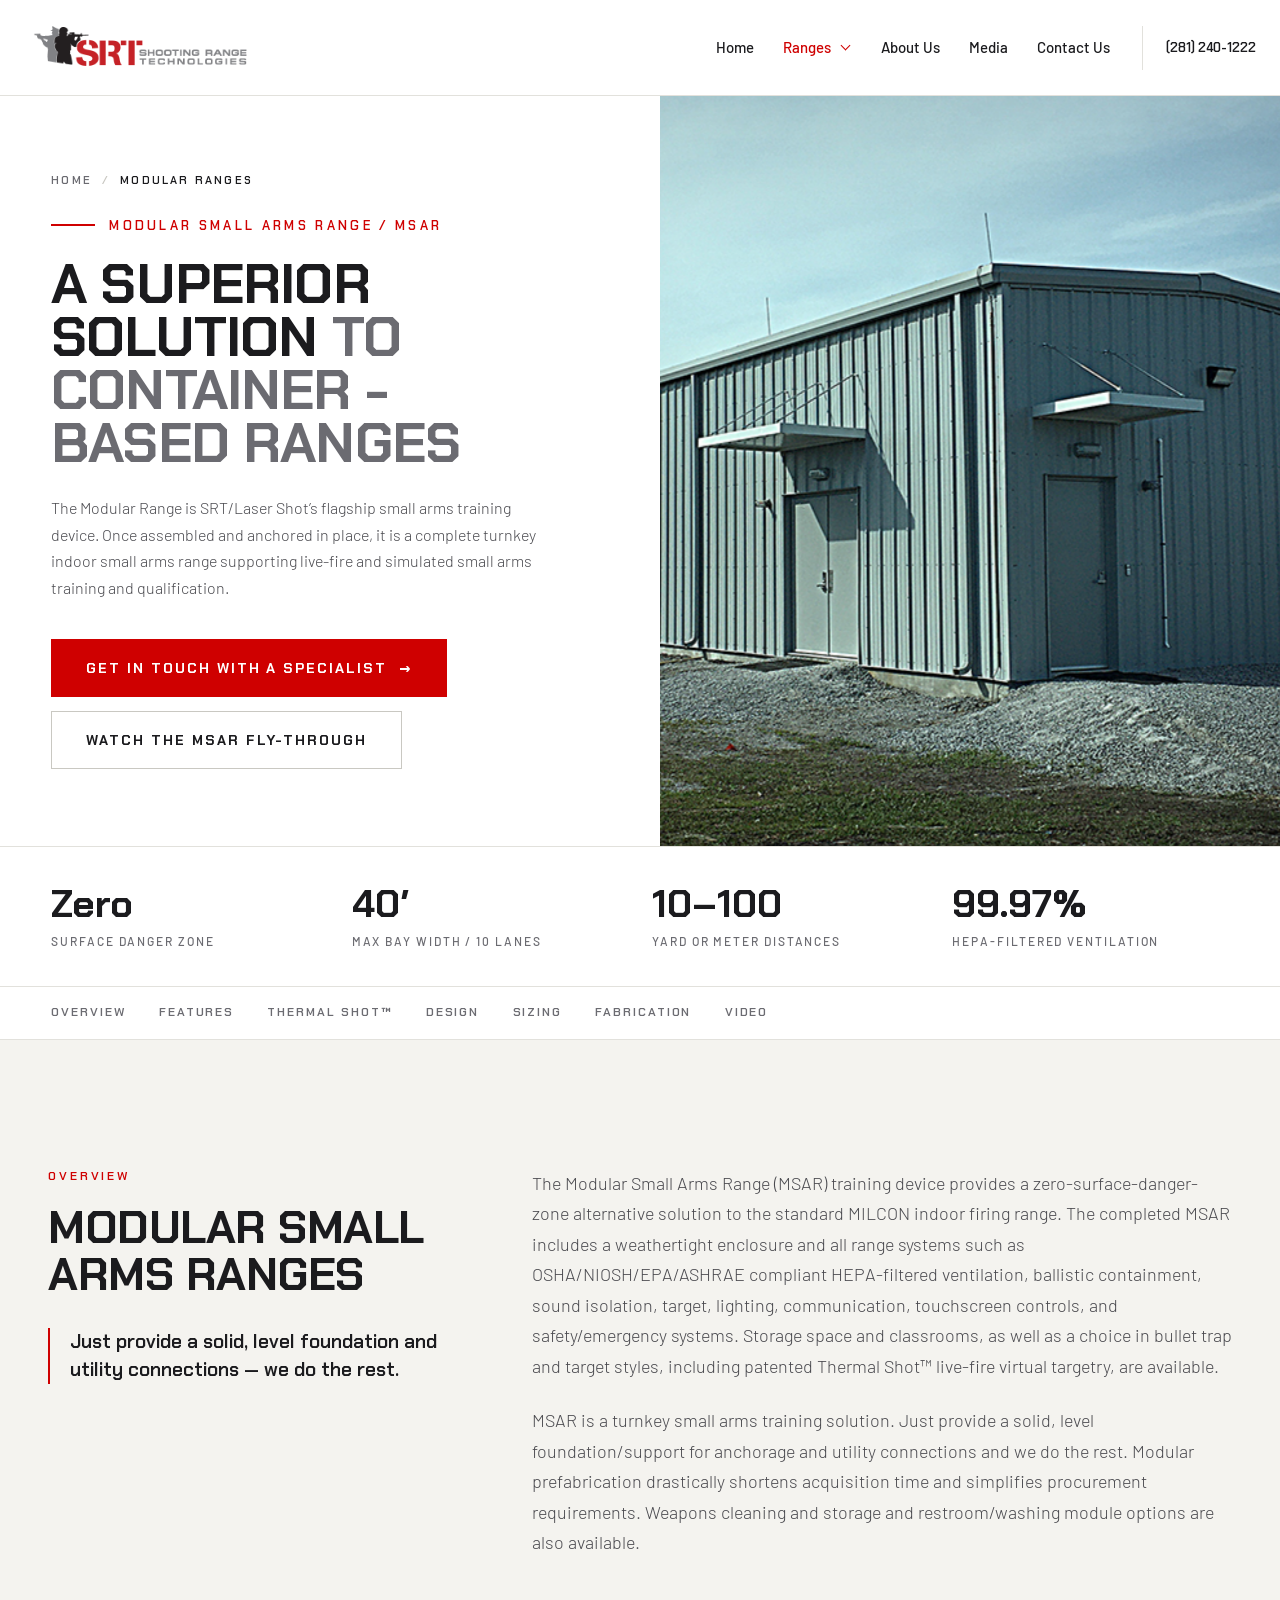
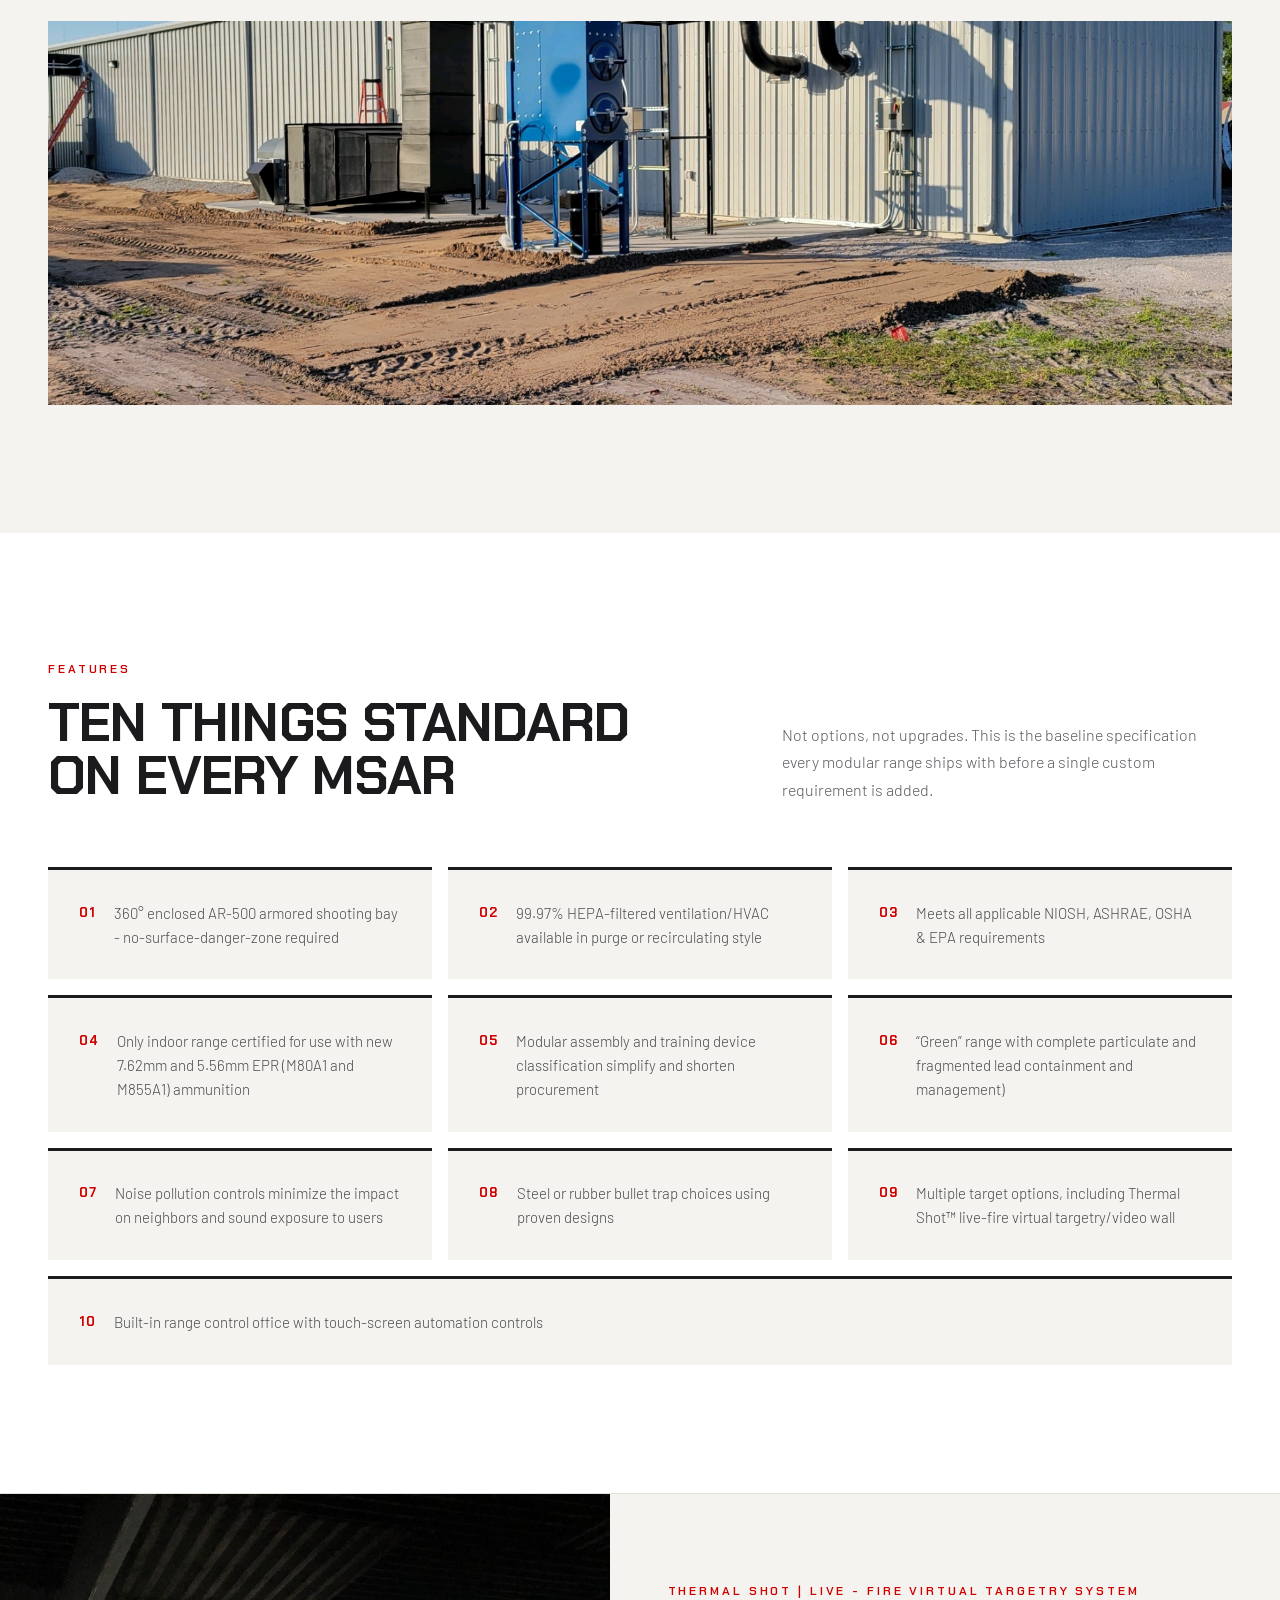
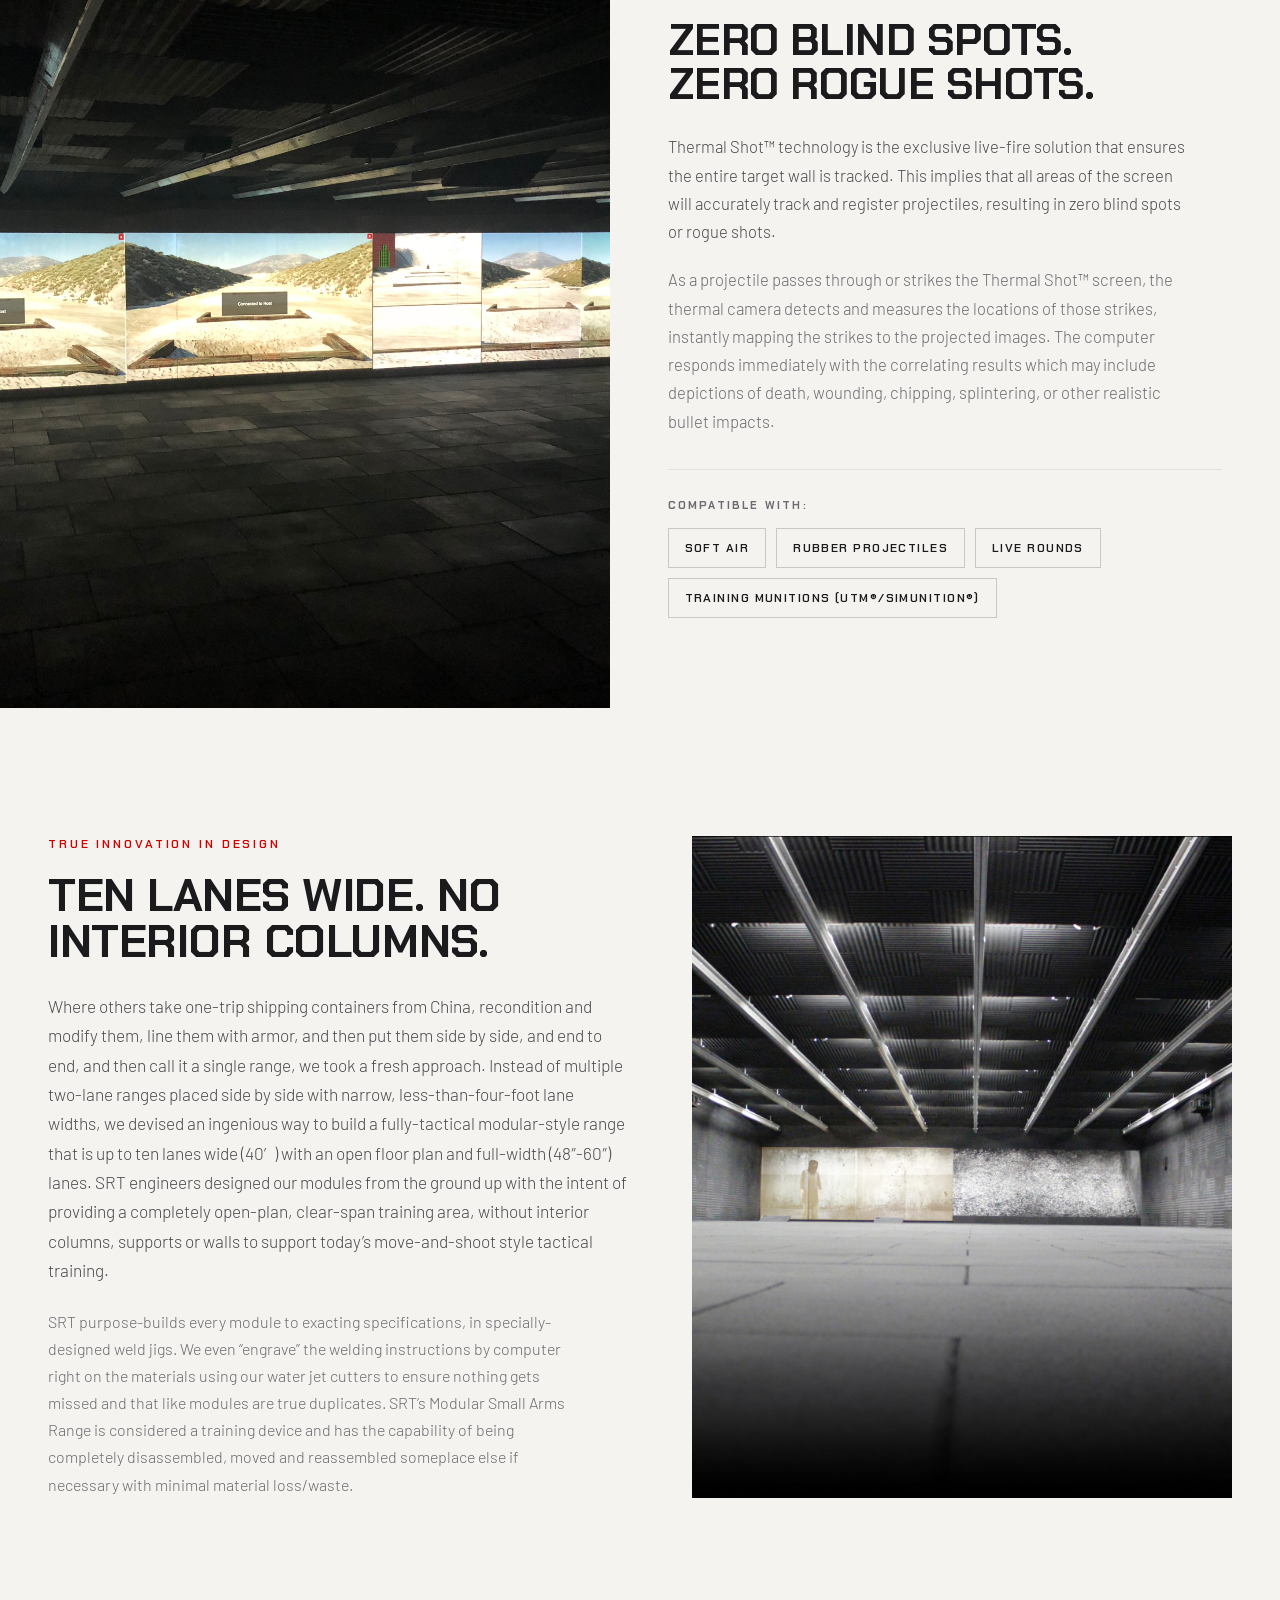
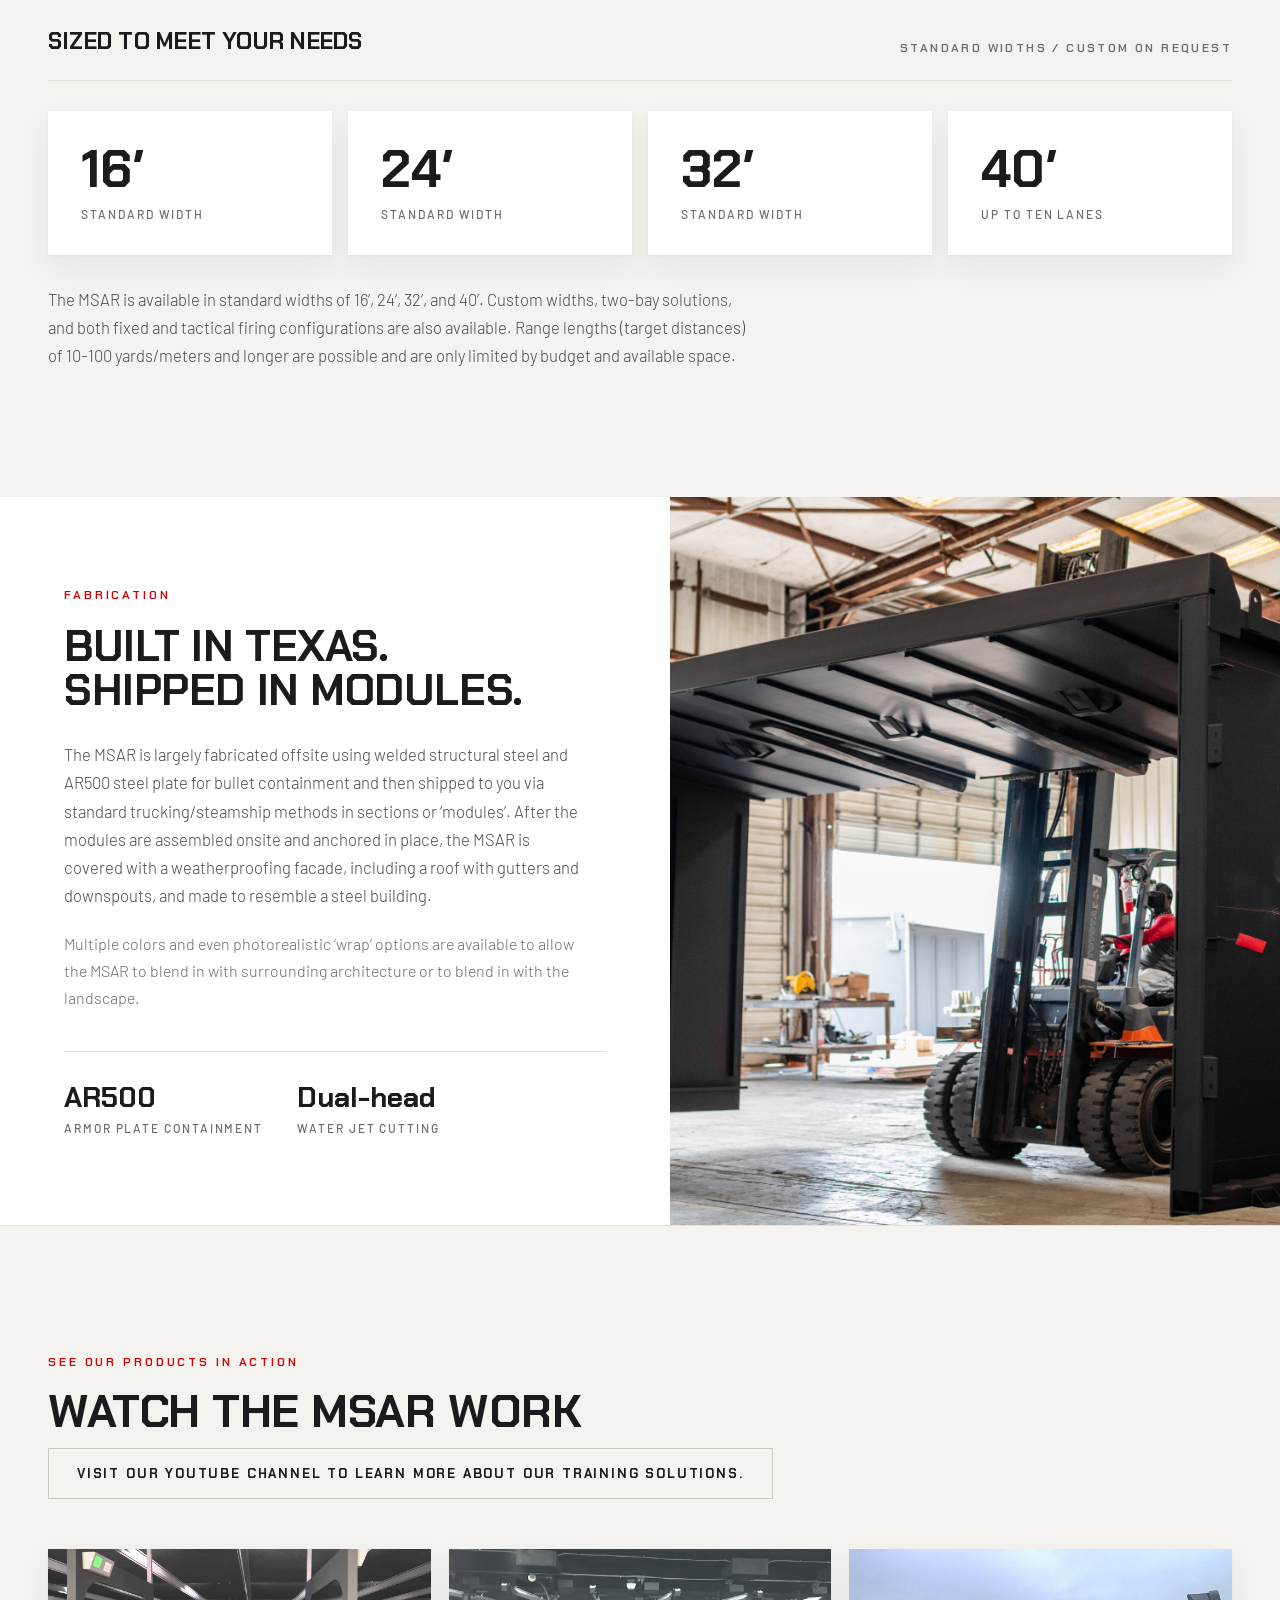
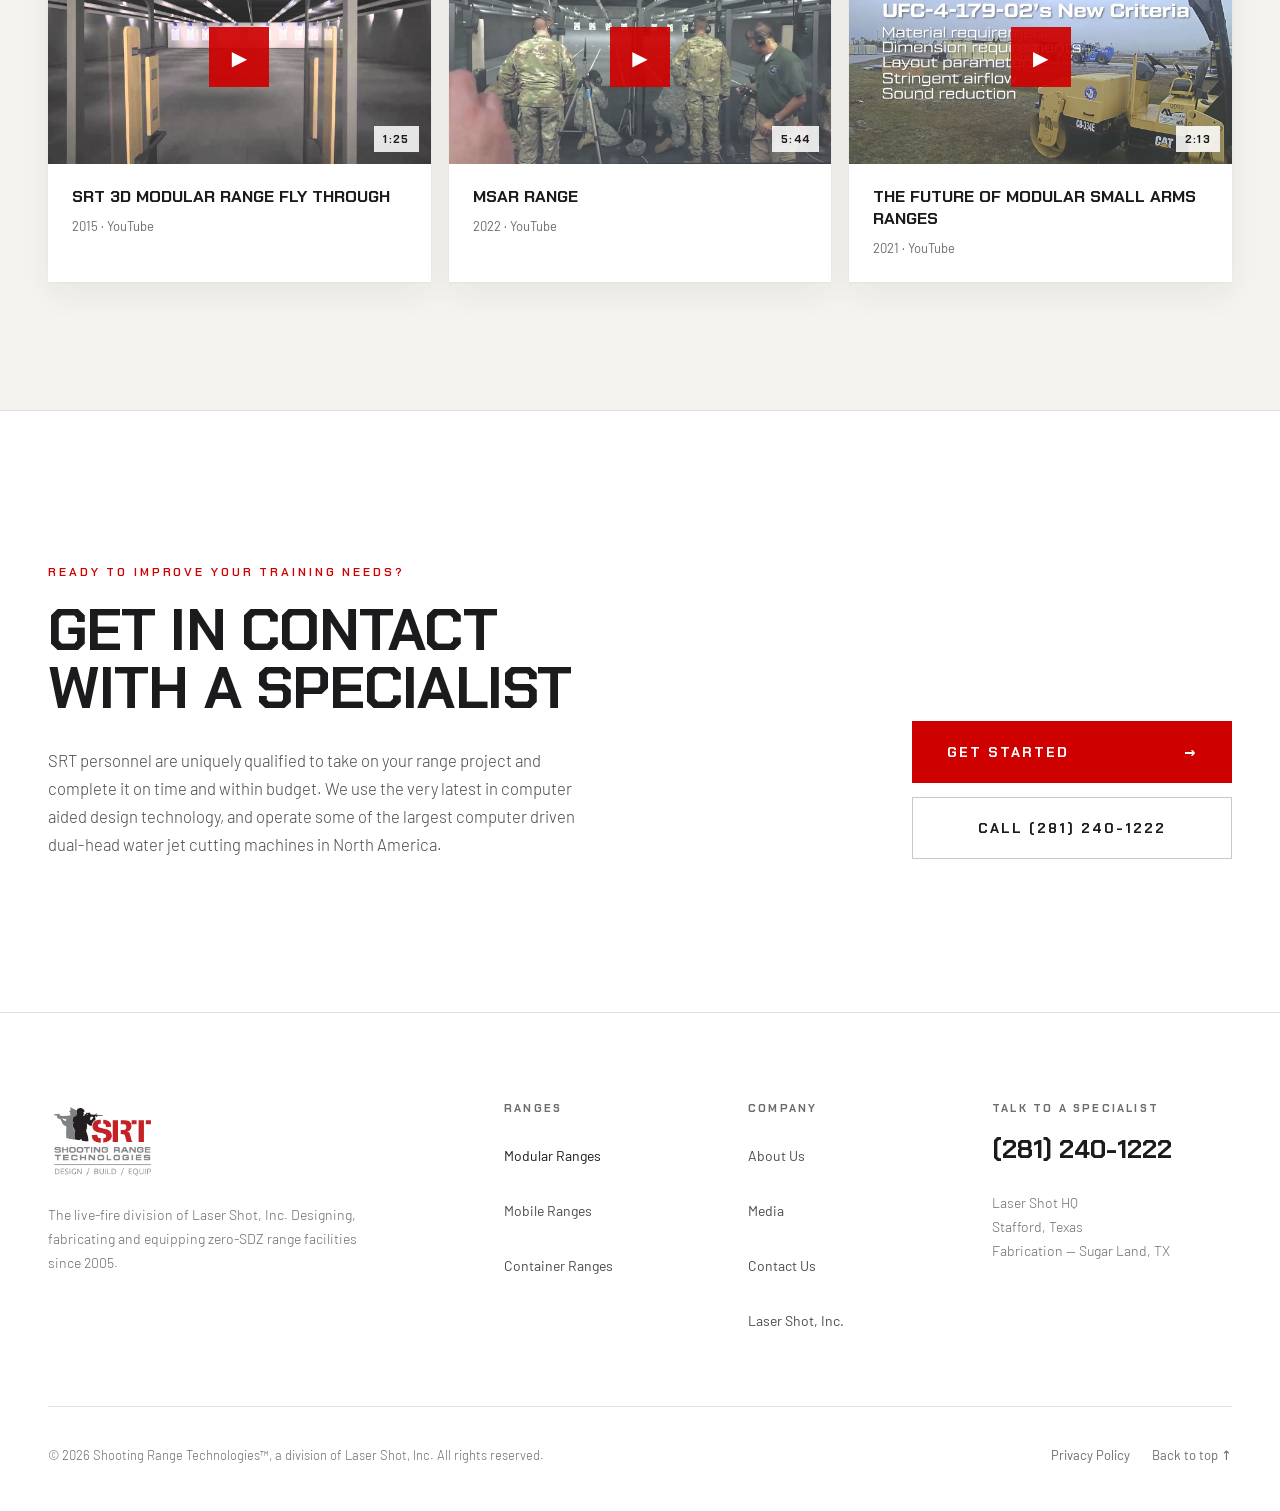
<file: modular-ranges.html>
<!DOCTYPE html>

<html lang="en"><head><meta charset="utf-8"/><meta content="noindex,nofollow" name="robots"/>
<meta content="width=device-width, initial-scale=1" name="viewport"/>
<title>Modular Ranges — Shooting Range Technologies</title>
<meta content="The Modular Range is SRT/Laser Shot’s flagship small arms training device. Once assembled and anchored in place, it is a complete turnkey indoor small arms range." name="description"/>
<link href="assets/srt-favicon.png" rel="icon"/>
<link href="https://fonts.googleapis.com" rel="preconnect"/>
<link crossorigin="crossorigin" href="https://fonts.gstatic.com" rel="preconnect"/>
<link href="https://fonts.googleapis.com/css2?family=Chakra+Petch:wght@500;600;700&amp;family=Barlow:wght@300;400;500;600&amp;display=swap" rel="stylesheet"/>
<style>
  html { scroll-behavior: smooth; }
  body { margin: 0; background: #FFFFFF; -webkit-font-smoothing: antialiased; }
  * { box-sizing: border-box; }
  a { color: #CF0000; text-decoration: none; }
  a:hover { color: #FF2A2A; }
  ::selection { background: #CF0000; color: #fff; }
</style>
<link href="assets/site.css" rel="stylesheet"/><style>.hover-1:hover{color:#FF2A2A !important}
.hover-2:hover{color:#CF0000 !important}
.hover-3:hover{color:#CF0000 !important}
.hover-4:hover{color:#CF0000 !important}
.hover-5:hover{color:#1B1B1E !important}
.hover-6:hover{background:#FF2A2A !important;border-color:#FF2A2A !important;color:#fff !important}
.hover-7:hover{color:#1B1B1E !important}
.hover-8:hover{background:#FF2A2A !important;border-color:#FF2A2A !important;color:#fff !important}
.hover-9:hover{border-color:#1B1B1E !important;color:#1B1B1E !important;background:rgba(27,27,30,0.05) !important}
.hover-10:hover{color:#1B1B1E !important;border-bottom-color:#CF0000 !important}
.hover-11:hover{color:#1B1B1E !important;border-bottom-color:#CF0000 !important}
.hover-12:hover{color:#1B1B1E !important;border-bottom-color:#CF0000 !important}
.hover-13:hover{color:#1B1B1E !important;border-bottom-color:#CF0000 !important}
.hover-14:hover{color:#1B1B1E !important;border-bottom-color:#CF0000 !important}
.hover-15:hover{color:#1B1B1E !important;border-bottom-color:#CF0000 !important}
.hover-16:hover{color:#1B1B1E !important;border-bottom-color:#CF0000 !important}
.hover-17:hover{border-color:#CF0000 !important;background:#CF0000 !important;color:#fff !important}
.hover-18:hover{border-color:#CF0000 !important;color:#1B1B1E !important}
.hover-19:hover{border-color:#CF0000 !important;color:#1B1B1E !important}
.hover-20:hover{border-color:#CF0000 !important;color:#1B1B1E !important}
.hover-21:hover{background:#FF2A2A !important;border-color:#FF2A2A !important;color:#fff !important}
.hover-22:hover{border-color:#1B1B1E !important;background:rgba(27,27,30,0.05) !important;color:#1B1B1E !important}
.hover-23:hover{color:#CF0000 !important}
.hover-24:hover{color:#CF0000 !important}
.hover-25:hover{color:#CF0000 !important}
.hover-26:hover{color:#CF0000 !important}
.hover-27:hover{color:#CF0000 !important}
.hover-28:hover{color:#CF0000 !important}
.hover-29:hover{color:#CF0000 !important}
.hover-30:hover{color:#CF0000 !important}
.hover-31:hover{color:#CF0000 !important}
.hover-32:hover{color:#4A4A4F !important}
.hover-33:hover{color:#4A4A4F !important}
.hover-34:hover{color:#4A4A4F !important}</style><link href="assets/navigation.css" rel="stylesheet"/><link href="assets/final-polish.css" rel="stylesheet"/><meta content="Jillur Rahman" name="author"/></head><body>
<div data-ref="rootRef" id="main" style="background:#FFFFFF;color:#1B1B1E;font-family:Barlow,system-ui,sans-serif;overflow-x:clip">
<a class="skip-link" href="#main">Skip to content</a><header class="site-header" data-ref="headerRef"><div class="wrap header-inner"><a aria-label="Shooting Range Technologies home" class="brand" href="index.html"><img alt="Shooting Range Technologies" data-asset="SRT_Horizontal.png" decoding="async" fetchpriority="high" height="140" loading="eager" src="assets/images/SRT_Horizontal.png" width="566"/></a><nav aria-label="Main navigation" class="desktop-nav"><a href="index.html">Home</a><details class="nav-disclosure current-category"><summary>Ranges <span class="chevron"></span></summary><div class="dropdown"><a aria-current="page" href="modular-ranges.html">Modular Ranges</a><a href="mobile-ranges.html">Mobile Ranges</a><a href="container-ranges.html">Container Ranges</a></div></details><a href="about-us.html">About Us</a><a href="media.html">Media</a><a href="contact-us.html">Contact Us</a></nav><a class="header-phone" href="tel:+12812401222">(281) 240-1222</a><button aria-controls="mobile-menu" aria-expanded="false" class="menu-trigger" data-menu-open="">Menu <span aria-hidden="true" class="menu-lines"></span></button></div></header><dialog aria-label="Main navigation" class="mobile-menu" id="mobile-menu"><div class="menu-top"><img alt="Shooting Range Technologies" data-asset="SRT_Horizontal.png" decoding="async" height="140" loading="lazy" src="assets/images/SRT_Horizontal.png" width="566"/><button aria-label="Close menu" class="icon-button" data-menu-close="">×</button></div><nav aria-label="Mobile navigation" class="mobile-links"><a href="index.html">Home</a><a aria-current="page" class="sub" href="modular-ranges.html">Modular Ranges</a><a class="sub" href="mobile-ranges.html">Mobile Ranges</a><a class="sub" href="container-ranges.html">Container Ranges</a><a href="about-us.html">About Us</a><a href="media.html">Media</a><a href="contact-us.html">Contact Us</a></nav><a class="button" href="tel:+12812401222">Call (281) 240-1222 <svg aria-hidden="true" class="arrow" fill="none" viewbox="0 0 24 24"><path d="M5 12h14M13 5l7 7-7 7" stroke="currentColor" stroke-width="1.5"></path></svg></a></dialog><nav aria-label="Page navigation" class="wrap no-js-nav"><a href="index.html">Home</a><a aria-current="page" class="sub" href="modular-ranges.html">Modular Ranges</a><a class="sub" href="mobile-ranges.html">Mobile Ranges</a><a class="sub" href="container-ranges.html">Container Ranges</a><a href="about-us.html">About Us</a><a href="media.html">Media</a><a href="contact-us.html">Contact Us</a></nav>
<section id="top" style="color:#1B1B1E;background:#FFFFFF">
<div style="max-width:1600px;margin:0 auto;display:flex;flex-wrap:wrap;align-items:stretch">
<div style="flex:1 1 380px;display:flex;flex-direction:column;justify-content:center;padding:clamp(48px,6vw,100px) clamp(18px,4vw,64px)">
<div style="display:flex;align-items:center;gap:10px;font-family:'Chakra Petch',sans-serif;font-weight:600;font-size:11px;letter-spacing:.2em;text-transform:uppercase;color:#6B6B71;margin-bottom:30px">
<a class="hover-7" href="index.html" style="color:#6B6B71">Home</a>
<span style="color:#C9C8C2">/</span>
<span style="color:#1B1B1E">Modular Ranges</span>
</div>
<div style="display:flex;align-items:center;gap:14px;margin-bottom:24px">
<span style="width:44px;height:2px;background:#CF0000;display:block"></span>
<span style="font-family:'Chakra Petch',sans-serif;font-weight:600;font-size:clamp(11px,1vw,13px);letter-spacing:.26em;text-transform:uppercase;color:#CF0000">Modular Small Arms Range / MSAR</span>
</div>
<h1 style="font-family:'Chakra Petch',sans-serif;font-weight:700;text-transform:uppercase;font-size:clamp(38px,4.4vw,72px);line-height:0.94;letter-spacing:-0.015em;margin:0;max-width:16ch;text-wrap:balance">A superior solution <span data-source-copy="modular-ranges:1" style="color:#6B6B71;display:inline">to container - based ranges</span></h1>
<p style="max-width:54ch;margin:26px 0 0;font-size:clamp(16px,1.25vw,18px);line-height:1.65;color:#4A4A4F;font-weight:300">The Modular Range is SRT/Laser Shot’s flagship small arms training device. Once assembled and anchored in place, it is a complete turnkey indoor small arms range supporting live-fire and simulated small arms training and qualification.</p>
<div style="display:flex;flex-wrap:wrap;gap:14px;margin-top:38px">
<a class="hover-8" href="#contact" style="font-family:'Chakra Petch',sans-serif;font-weight:700;font-size:14px;letter-spacing:.14em;text-transform:uppercase;color:#fff;background:#CF0000;padding:19px 34px;border:1px solid #CF0000;display:inline-flex;align-items:center;gap:12px">Get in touch with a specialist <span style="font-size:16px;line-height:1">→</span></a>
<a class="hover-9" href="#videos" style="font-family:'Chakra Petch',sans-serif;font-weight:700;font-size:14px;letter-spacing:.14em;text-transform:uppercase;color:#1B1B1E;background:transparent;padding:19px 34px;border:1px solid #C9C8C2;display:inline-flex;align-items:center">Watch the MSAR fly-through</a>
</div>
</div>
<div style="flex:1 1 340px;position:relative;min-height:clamp(300px,42vw,620px);background:#1B1B1E;overflow:hidden">
<img alt="Modular Small Arms Range installed at Tyndall Air Force Base" data-parallax="1" src="assets/mr-hero.jpg" style="position:absolute;left:0;top:-10%;width:100%;height:120%;object-fit:cover;object-position:62% 55%;will-change:transform;backface-visibility:hidden"/>
</div>
</div>
<div style="border-top:1px solid #E2E1DC;background:#FFFFFF">
<div style="max-width:1600px;margin:0 auto;padding:clamp(28px,3vw,40px) clamp(18px,4vw,64px);display:flex;flex-wrap:wrap;gap:24px">
<div style="flex:1 1 170px">
<div style="font-family:'Chakra Petch',sans-serif;font-weight:700;font-size:clamp(26px,3vw,42px);line-height:1;color:#1B1B1E"><span data-bind="2">Zero</span></div>
<div style="font-size:12px;letter-spacing:.16em;text-transform:uppercase;color:#6B6B71;margin-top:10px;font-weight:500"><span data-bind="3">Surface danger zone</span></div>
</div>
<div style="flex:1 1 170px">
<div style="font-family:'Chakra Petch',sans-serif;font-weight:700;font-size:clamp(26px,3vw,42px);line-height:1;color:#1B1B1E"><span data-bind="4">40′</span></div>
<div style="font-size:12px;letter-spacing:.16em;text-transform:uppercase;color:#6B6B71;margin-top:10px;font-weight:500"><span data-bind="5">Max bay width / 10 lanes</span></div>
</div>
<div style="flex:1 1 170px">
<div style="font-family:'Chakra Petch',sans-serif;font-weight:700;font-size:clamp(26px,3vw,42px);line-height:1;color:#1B1B1E"><span data-bind="6">10–100</span></div>
<div style="font-size:12px;letter-spacing:.16em;text-transform:uppercase;color:#6B6B71;margin-top:10px;font-weight:500"><span data-bind="7">Yard or meter distances</span></div>
</div>
<div style="flex:1 1 170px">
<div style="font-family:'Chakra Petch',sans-serif;font-weight:700;font-size:clamp(26px,3vw,42px);line-height:1;color:#1B1B1E"><span data-bind="8">99.97%</span></div>
<div style="font-size:12px;letter-spacing:.16em;text-transform:uppercase;color:#6B6B71;margin-top:10px;font-weight:500"><span data-bind="9">HEPA-filtered ventilation</span></div>
</div>
</div>
</div>
</section>
<nav data-ref="railRef" style="position:sticky;top:82px;z-index:50;background:rgba(255,255,255,0.94);backdrop-filter:blur(12px);-webkit-backdrop-filter:blur(12px);border-top:1px solid #E2E1DC;border-bottom:1px solid #E2E1DC">
<div style="max-width:1600px;margin:0 auto;padding:0 clamp(18px,4vw,64px);display:flex;gap:clamp(18px,2.6vw,38px);overflow-x:auto;align-items:center">
<a class="hover-10" data-bind="10" href="#overview" style="font-family:'Chakra Petch',sans-serif;font-weight:600;font-size:12px;letter-spacing:.16em;text-transform:uppercase;color:#6B6B71;padding:17px 0;white-space:nowrap;border-bottom:2px solid transparent"><span data-bind="11">Overview</span></a>
<a class="hover-11" data-bind="12" href="#features" style="font-family:'Chakra Petch',sans-serif;font-weight:600;font-size:12px;letter-spacing:.16em;text-transform:uppercase;color:#6B6B71;padding:17px 0;white-space:nowrap;border-bottom:2px solid transparent"><span data-bind="13">Features</span></a>
<a class="hover-12" data-bind="14" href="#thermal" style="font-family:'Chakra Petch',sans-serif;font-weight:600;font-size:12px;letter-spacing:.16em;text-transform:uppercase;color:#6B6B71;padding:17px 0;white-space:nowrap;border-bottom:2px solid transparent"><span data-bind="15">Thermal Shot™</span></a>
<a class="hover-13" data-bind="16" href="#design" style="font-family:'Chakra Petch',sans-serif;font-weight:600;font-size:12px;letter-spacing:.16em;text-transform:uppercase;color:#6B6B71;padding:17px 0;white-space:nowrap;border-bottom:2px solid transparent"><span data-bind="17">Design</span></a>
<a class="hover-14" data-bind="18" href="#sizing" style="font-family:'Chakra Petch',sans-serif;font-weight:600;font-size:12px;letter-spacing:.16em;text-transform:uppercase;color:#6B6B71;padding:17px 0;white-space:nowrap;border-bottom:2px solid transparent"><span data-bind="19">Sizing</span></a>
<a class="hover-15" data-bind="20" href="#fabrication" style="font-family:'Chakra Petch',sans-serif;font-weight:600;font-size:12px;letter-spacing:.16em;text-transform:uppercase;color:#6B6B71;padding:17px 0;white-space:nowrap;border-bottom:2px solid transparent"><span data-bind="21">Fabrication</span></a>
<a class="hover-16" data-bind="22" href="#videos" style="font-family:'Chakra Petch',sans-serif;font-weight:600;font-size:12px;letter-spacing:.16em;text-transform:uppercase;color:#6B6B71;padding:17px 0;white-space:nowrap;border-bottom:2px solid transparent"><span data-bind="23">Video</span></a>
</div>
</nav>
<section id="overview" style="background:#F4F3EF;color:#1B1B1E;padding:clamp(70px,10vw,140px) clamp(18px,4vw,48px)">
<div style="max-width:1400px;margin:0 auto;display:flex;flex-wrap:wrap;gap:clamp(34px,5vw,90px)">
<div style="flex:1 1 300px;max-width:420px">
<div style="font-family:'Chakra Petch',sans-serif;font-weight:600;font-size:12px;letter-spacing:.24em;text-transform:uppercase;color:#CF0000;margin-bottom:20px">Overview</div>
<h2 style="font-family:'Chakra Petch',sans-serif;font-weight:700;text-transform:uppercase;font-size:clamp(30px,3.6vw,52px);line-height:1.02;letter-spacing:-0.01em;margin:0;color:#1B1B1E">Modular small arms ranges</h2>
<div style="margin-top:30px;padding-left:20px;border-left:2px solid #CF0000">
<p style="margin:0;font-family:'Chakra Petch',sans-serif;font-weight:600;font-size:clamp(16px,1.5vw,20px);line-height:1.45;color:#1B1B1E">Just provide a solid, level foundation and utility connections — we do the rest.</p>
</div>
</div>
<div style="flex:1 1 420px">
<p style="margin:0;font-size:clamp(16px,1.4vw,20px);line-height:1.7;color:#4A4A4F;font-weight:300">The Modular Small Arms Range (MSAR) training device provides a zero-surface-danger-zone alternative solution to the standard MILCON indoor firing range. The completed MSAR includes a weathertight enclosure and all range systems such as OSHA/NIOSH/EPA/ASHRAE compliant HEPA-filtered ventilation, ballistic containment, sound isolation, target, lighting, communication, touchscreen controls, and safety/emergency systems. Storage space and classrooms, as well as a choice in bullet trap and target styles, including patented Thermal Shot™ live-fire virtual targetry, are available.</p>
<p style="margin:24px 0 0;font-size:clamp(16px,1.4vw,20px);line-height:1.7;color:#4A4A4F;font-weight:300">MSAR is a turnkey small arms training solution. Just provide a solid, level foundation/support for anchorage and utility connections and we do the rest. Modular prefabrication drastically shortens acquisition time and simplifies procurement requirements. Weapons cleaning and storage and restroom/washing module options are also available.</p>
</div>
</div>
<div style="max-width:1400px;margin:clamp(44px,5vw,72px) auto 0;position:relative;isolation:isolate">
<img alt="SRT Modular Small Arms Range facility with HEPA ventilation plant" src="assets/mr-innovation.jpg" style="width:100%;height:clamp(220px,30vw,420px);object-fit:cover;object-position:center 62%;display:block"/>
</div>
</section>
<section id="features" style="background:#FFFFFF;padding:clamp(70px,10vw,140px) clamp(18px,4vw,48px)">
<div style="max-width:1400px;margin:0 auto">
<div style="display:flex;flex-wrap:wrap;gap:clamp(28px,5vw,80px);align-items:flex-end;margin-bottom:clamp(40px,5vw,64px)">
<div style="flex:1 1 420px">
<div style="font-family:'Chakra Petch',sans-serif;font-weight:600;font-size:12px;letter-spacing:.24em;text-transform:uppercase;color:#CF0000;margin-bottom:20px">Features</div>
<h2 style="font-family:'Chakra Petch',sans-serif;font-weight:700;text-transform:uppercase;font-size:clamp(30px,4.2vw,58px);line-height:0.98;letter-spacing:-0.015em;margin:0;max-width:17ch">Ten things standard on every MSAR</h2>
</div>
<p style="flex:1 1 320px;max-width:50ch;margin:0;font-size:clamp(15px,1.25vw,18px);line-height:1.7;color:#5A5A60;font-weight:300">Not options, not upgrades. This is the baseline specification every modular range ships with before a single custom requirement is added.</p>
</div>
<div style="display:flex;flex-wrap:wrap;gap:16px">
<div style="flex:1 1 330px;background:#F4F3EF;border-top:3px solid #1B1B1E;padding:clamp(24px,2.4vw,34px);display:flex;gap:18px;align-items:flex-start">
<span style="font-family:'Chakra Petch',sans-serif;font-weight:700;font-size:13px;letter-spacing:.1em;color:#CF0000;flex-shrink:0;padding-top:3px"><span data-bind="24">01</span></span>
<span data-source-copy="modular-ranges:7" style="font-size:15px;line-height:1.6;color:#4A4A4F;font-weight:300">360° enclosed AR-500 armored shooting bay - no-surface-danger-zone required</span>
</div>
<div style="flex:1 1 330px;background:#F4F3EF;border-top:3px solid #1B1B1E;padding:clamp(24px,2.4vw,34px);display:flex;gap:18px;align-items:flex-start">
<span style="font-family:'Chakra Petch',sans-serif;font-weight:700;font-size:13px;letter-spacing:.1em;color:#CF0000;flex-shrink:0;padding-top:3px"><span data-bind="26">02</span></span>
<span style="font-size:15px;line-height:1.6;color:#4A4A4F;font-weight:300"><span data-bind="27">99.97% HEPA-filtered ventilation/HVAC available in purge or recirculating style</span></span>
</div>
<div style="flex:1 1 330px;background:#F4F3EF;border-top:3px solid #1B1B1E;padding:clamp(24px,2.4vw,34px);display:flex;gap:18px;align-items:flex-start">
<span style="font-family:'Chakra Petch',sans-serif;font-weight:700;font-size:13px;letter-spacing:.1em;color:#CF0000;flex-shrink:0;padding-top:3px"><span data-bind="28">03</span></span>
<span style="font-size:15px;line-height:1.6;color:#4A4A4F;font-weight:300"><span data-bind="29">Meets all applicable NIOSH, ASHRAE, OSHA &amp; EPA requirements</span></span>
</div>
<div style="flex:1 1 330px;background:#F4F3EF;border-top:3px solid #1B1B1E;padding:clamp(24px,2.4vw,34px);display:flex;gap:18px;align-items:flex-start">
<span style="font-family:'Chakra Petch',sans-serif;font-weight:700;font-size:13px;letter-spacing:.1em;color:#CF0000;flex-shrink:0;padding-top:3px"><span data-bind="30">04</span></span>
<span style="font-size:15px;line-height:1.6;color:#4A4A4F;font-weight:300"><span data-bind="31">Only indoor range certified for use with new 7.62mm and 5.56mm EPR (M80A1 and M855A1) ammunition</span></span>
</div>
<div style="flex:1 1 330px;background:#F4F3EF;border-top:3px solid #1B1B1E;padding:clamp(24px,2.4vw,34px);display:flex;gap:18px;align-items:flex-start">
<span style="font-family:'Chakra Petch',sans-serif;font-weight:700;font-size:13px;letter-spacing:.1em;color:#CF0000;flex-shrink:0;padding-top:3px"><span data-bind="32">05</span></span>
<span style="font-size:15px;line-height:1.6;color:#4A4A4F;font-weight:300"><span data-bind="33">Modular assembly and training device classification simplify and shorten procurement</span></span>
</div>
<div style="flex:1 1 330px;background:#F4F3EF;border-top:3px solid #1B1B1E;padding:clamp(24px,2.4vw,34px);display:flex;gap:18px;align-items:flex-start">
<span style="font-family:'Chakra Petch',sans-serif;font-weight:700;font-size:13px;letter-spacing:.1em;color:#CF0000;flex-shrink:0;padding-top:3px"><span data-bind="34">06</span></span>
<span data-source-copy="modular-ranges:12" style="font-size:15px;line-height:1.6;color:#4A4A4F;font-weight:300">“Green” range with complete particulate and fragmented lead containment and management)</span>
</div>
<div style="flex:1 1 330px;background:#F4F3EF;border-top:3px solid #1B1B1E;padding:clamp(24px,2.4vw,34px);display:flex;gap:18px;align-items:flex-start">
<span style="font-family:'Chakra Petch',sans-serif;font-weight:700;font-size:13px;letter-spacing:.1em;color:#CF0000;flex-shrink:0;padding-top:3px"><span data-bind="36">07</span></span>
<span style="font-size:15px;line-height:1.6;color:#4A4A4F;font-weight:300"><span data-bind="37">Noise pollution controls minimize the impact on neighbors and sound exposure to users</span></span>
</div>
<div style="flex:1 1 330px;background:#F4F3EF;border-top:3px solid #1B1B1E;padding:clamp(24px,2.4vw,34px);display:flex;gap:18px;align-items:flex-start">
<span style="font-family:'Chakra Petch',sans-serif;font-weight:700;font-size:13px;letter-spacing:.1em;color:#CF0000;flex-shrink:0;padding-top:3px"><span data-bind="38">08</span></span>
<span style="font-size:15px;line-height:1.6;color:#4A4A4F;font-weight:300"><span data-bind="39">Steel or rubber bullet trap choices using proven designs</span></span>
</div>
<div style="flex:1 1 330px;background:#F4F3EF;border-top:3px solid #1B1B1E;padding:clamp(24px,2.4vw,34px);display:flex;gap:18px;align-items:flex-start">
<span style="font-family:'Chakra Petch',sans-serif;font-weight:700;font-size:13px;letter-spacing:.1em;color:#CF0000;flex-shrink:0;padding-top:3px"><span data-bind="40">09</span></span>
<span style="font-size:15px;line-height:1.6;color:#4A4A4F;font-weight:300"><span data-bind="41">Multiple target options, including Thermal Shot™ live-fire virtual targetry/video wall</span></span>
</div>
<div style="flex:1 1 330px;background:#F4F3EF;border-top:3px solid #1B1B1E;padding:clamp(24px,2.4vw,34px);display:flex;gap:18px;align-items:flex-start">
<span style="font-family:'Chakra Petch',sans-serif;font-weight:700;font-size:13px;letter-spacing:.1em;color:#CF0000;flex-shrink:0;padding-top:3px"><span data-bind="42">10</span></span>
<span style="font-size:15px;line-height:1.6;color:#4A4A4F;font-weight:300"><span data-bind="43">Built-in range control office with touch-screen automation controls</span></span>
</div>
</div>
</div>
</section>
<section id="thermal" style="background:#F4F3EF;border-top:1px solid #E2E1DC">
<div style="max-width:1600px;margin:0 auto;display:flex;flex-wrap:wrap">
<div style="flex:1 1 420px;min-height:clamp(320px,38vw,600px);position:relative">
<img alt="Thermal Shot live-fire virtual targetry video wall inside an MSAR" src="assets/card-modular.jpeg" style="position:absolute;inset:0;width:100%;height:100%;object-fit:cover"/>
</div>
<div style="flex:1 1 480px;display:flex;flex-direction:column;justify-content:center;padding:clamp(56px,7vw,100px) clamp(24px,4.5vw,80px)">
<div data-source-copy="modular-ranges:17" style="font-family:'Chakra Petch',sans-serif;font-weight:600;font-size:12px;letter-spacing:.24em;text-transform:uppercase;color:#CF0000;margin-bottom:20px">THERMAL SHOT | LIVE - FIRE VIRTUAL TARGETRY SYSTEM</div>
<h2 style="font-family:'Chakra Petch',sans-serif;font-weight:700;text-transform:uppercase;font-size:clamp(28px,3.4vw,50px);line-height:1.0;letter-spacing:-0.01em;margin:0;max-width:18ch">Zero blind spots. Zero rogue shots.</h2>
<p style="margin:26px 0 0;max-width:58ch;font-size:clamp(15px,1.3vw,18px);line-height:1.7;color:#4A4A4F;font-weight:300">Thermal Shot™ technology is the exclusive live-fire solution that ensures the entire target wall is tracked. This implies that all areas of the screen will accurately track and register projectiles, resulting in zero blind spots or rogue shots.</p>
<p style="margin:20px 0 0;max-width:58ch;font-size:clamp(15px,1.3vw,18px);line-height:1.7;color:#6B6B71;font-weight:300">As a projectile passes through or strikes the Thermal Shot™ screen, the thermal camera detects and measures the locations of those strikes, instantly mapping the strikes to the projected images. The computer responds immediately with the correlating results which may include depictions of death, wounding, chipping, splintering, or other realistic bullet impacts.</p>
<div style="margin-top:34px;padding-top:28px;border-top:1px solid #E2E1DC">
<div data-source-copy="modular-ranges:19" style="font-family:'Chakra Petch',sans-serif;font-weight:700;font-size:11px;letter-spacing:.2em;text-transform:uppercase;color:#6B6B71;margin-bottom:16px">COMPATIBLE WITH:</div>
<div style="display:flex;flex-wrap:wrap;gap:10px">
<span style="font-family:'Chakra Petch',sans-serif;font-weight:600;font-size:12px;letter-spacing:.12em;text-transform:uppercase;color:#1B1B1E;border:1px solid #C9C8C2;padding:11px 16px"><span data-bind="44">Soft air</span></span>
<span style="font-family:'Chakra Petch',sans-serif;font-weight:600;font-size:12px;letter-spacing:.12em;text-transform:uppercase;color:#1B1B1E;border:1px solid #C9C8C2;padding:11px 16px"><span data-bind="45">Rubber projectiles</span></span>
<span style="font-family:'Chakra Petch',sans-serif;font-weight:600;font-size:12px;letter-spacing:.12em;text-transform:uppercase;color:#1B1B1E;border:1px solid #C9C8C2;padding:11px 16px"><span data-bind="46">Live rounds</span></span>
<span style="font-family:'Chakra Petch',sans-serif;font-weight:600;font-size:12px;letter-spacing:.12em;text-transform:uppercase;color:#1B1B1E;border:1px solid #C9C8C2;padding:11px 16px"><span data-bind="47">Training munitions (UTM®/Simunition®)</span></span>
</div>
</div>
</div>
</div>
</section>
<section id="design" style="background:#F4F3EF;color:#1B1B1E;padding:clamp(70px,10vw,140px) clamp(18px,4vw,48px)">
<div style="max-width:1400px;margin:0 auto">
<div style="display:flex;flex-wrap:wrap;gap:clamp(34px,5vw,80px);align-items:flex-start">
<div style="flex:1 1 420px">
<div style="font-family:'Chakra Petch',sans-serif;font-weight:600;font-size:12px;letter-spacing:.24em;text-transform:uppercase;color:#CF0000;margin-bottom:20px">True innovation in design</div>
<h2 style="font-family:'Chakra Petch',sans-serif;font-weight:700;text-transform:uppercase;font-size:clamp(28px,3.6vw,52px);line-height:1.0;letter-spacing:-0.01em;margin:0;max-width:16ch;color:#1B1B1E">Ten lanes wide. No interior columns.</h2>
<p style="margin:28px 0 0;max-width:58ch;font-size:clamp(16px,1.35vw,19px);line-height:1.7;color:#4A4A4F;font-weight:300">Where others take one-trip shipping containers from China, recondition and modify them, line them with armor, and then put them side by side, and end to end, and then call it a single range, we took a fresh approach. Instead of multiple two-lane ranges placed side by side with narrow, less-than-four-foot lane widths, we devised an ingenious way to build a fully-tactical modular-style range that is up to ten lanes wide (40′) with an open floor plan and full-width (48″-60″) lanes. SRT engineers designed our modules from the ground up with the intent of providing a completely open-plan, clear-span training area, without interior columns, supports or walls to support today’s move-and-shoot style tactical training.</p>
<p style="margin:22px 0 0;max-width:58ch;font-size:clamp(15px,1.25vw,18px);line-height:1.7;color:#6B6B71;font-weight:300">SRT purpose-builds every module to exacting specifications, in specially-designed weld jigs. We even “engrave” the welding instructions by computer right on the materials using our water jet cutters to ensure nothing gets missed and that like modules are true duplicates. SRT’s Modular Small Arms Range is considered a training device and has the capability of being completely disassembled, moved and reassembled someplace else if necessary with minimal material loss/waste.</p>
</div>
<div style="flex:1 1 380px;align-self:stretch;min-height:clamp(280px,32vw,520px);position:relative">
<img alt="Open-plan clear-span training bay with no interior columns" src="assets/mr-openplan.jpg" style="position:absolute;inset:0;width:100%;height:100%;object-fit:cover"/>
</div>
</div>
</div>
</section>
<section id="sizing" style="background:#F4F3EF;color:#1B1B1E;padding:0 clamp(18px,4vw,48px) clamp(70px,10vw,140px)">
<div style="max-width:1400px;margin:0 auto">
<div style="display:flex;flex-wrap:wrap;align-items:flex-end;justify-content:space-between;gap:14px 28px;padding-bottom:24px;margin-bottom:30px;border-bottom:1px solid #E2E1DC">
<h3 style="font-family:'Chakra Petch',sans-serif;font-weight:700;text-transform:uppercase;font-size:clamp(19px,1.8vw,26px);letter-spacing:.01em;margin:0;color:#1B1B1E">Sized to meet your needs</h3>
<span style="font-family:'Chakra Petch',sans-serif;font-weight:600;font-size:12px;letter-spacing:.2em;text-transform:uppercase;color:#6B6B71">Standard widths / custom on request</span>
</div>
<div style="display:flex;flex-wrap:wrap;gap:16px">
<div style="flex:1 1 180px;background:#FFFFFF;box-shadow:0 1px 2px rgba(27,27,30,0.04),0 12px 30px rgba(27,27,30,0.06);padding:clamp(26px,2.6vw,38px)">
<div style="font-family:'Chakra Petch',sans-serif;font-weight:700;font-size:clamp(34px,4vw,56px);line-height:1;color:#1B1B1E"><span data-bind="48">16′</span></div>
<div style="font-size:12px;letter-spacing:.16em;text-transform:uppercase;color:#6B6B71;margin-top:12px;font-weight:500"><span data-bind="49">Standard width</span></div>
</div>
<div style="flex:1 1 180px;background:#FFFFFF;box-shadow:0 1px 2px rgba(27,27,30,0.04),0 12px 30px rgba(27,27,30,0.06);padding:clamp(26px,2.6vw,38px)">
<div style="font-family:'Chakra Petch',sans-serif;font-weight:700;font-size:clamp(34px,4vw,56px);line-height:1;color:#1B1B1E"><span data-bind="50">24′</span></div>
<div style="font-size:12px;letter-spacing:.16em;text-transform:uppercase;color:#6B6B71;margin-top:12px;font-weight:500"><span data-bind="51">Standard width</span></div>
</div>
<div style="flex:1 1 180px;background:#FFFFFF;box-shadow:0 1px 2px rgba(27,27,30,0.04),0 12px 30px rgba(27,27,30,0.06);padding:clamp(26px,2.6vw,38px)">
<div style="font-family:'Chakra Petch',sans-serif;font-weight:700;font-size:clamp(34px,4vw,56px);line-height:1;color:#1B1B1E"><span data-bind="52">32′</span></div>
<div style="font-size:12px;letter-spacing:.16em;text-transform:uppercase;color:#6B6B71;margin-top:12px;font-weight:500"><span data-bind="53">Standard width</span></div>
</div>
<div style="flex:1 1 180px;background:#FFFFFF;box-shadow:0 1px 2px rgba(27,27,30,0.04),0 12px 30px rgba(27,27,30,0.06);padding:clamp(26px,2.6vw,38px)">
<div style="font-family:'Chakra Petch',sans-serif;font-weight:700;font-size:clamp(34px,4vw,56px);line-height:1;color:#1B1B1E"><span data-bind="54">40′</span></div>
<div style="font-size:12px;letter-spacing:.16em;text-transform:uppercase;color:#6B6B71;margin-top:12px;font-weight:500"><span data-bind="55">Up to ten lanes</span></div>
</div>
</div>
<p style="margin:30px 0 0;max-width:78ch;font-size:clamp(15px,1.3vw,18px);line-height:1.7;color:#4A4A4F;font-weight:300">The MSAR is available in standard widths of 16’, 24’, 32’, and 40’. Custom widths, two-bay solutions, and both fixed and tactical firing configurations are also available. Range lengths (target distances) of 10-100 yards/meters and longer are possible and are only limited by budget and available space.</p>
</div>
</section>
<section id="fabrication" style="background:#FFFFFF">
<div style="max-width:1600px;margin:0 auto;display:flex;flex-wrap:wrap">
<div style="flex:1 1 480px;display:flex;flex-direction:column;justify-content:center;padding:clamp(56px,7vw,110px) clamp(24px,5vw,90px)">
<div style="font-family:'Chakra Petch',sans-serif;font-weight:600;font-size:12px;letter-spacing:.24em;text-transform:uppercase;color:#CF0000;margin-bottom:22px">Fabrication</div>
<h2 style="font-family:'Chakra Petch',sans-serif;font-weight:700;text-transform:uppercase;font-size:clamp(28px,3.4vw,50px);line-height:1.0;letter-spacing:-0.01em;margin:0;max-width:18ch">Built in Texas. Shipped in modules.</h2>
<p style="margin:28px 0 0;max-width:58ch;font-size:clamp(16px,1.3vw,19px);line-height:1.7;color:#4A4A4F;font-weight:300">The MSAR is largely fabricated offsite using welded structural steel and AR500 steel plate for bullet containment and then shipped to you via standard trucking/steamship methods in sections or ‘modules’. After the modules are assembled onsite and anchored in place, the MSAR is covered with a weatherproofing facade, including a roof with gutters and downspouts, and made to resemble a steel building.</p>
<p style="margin:20px 0 0;max-width:58ch;font-size:clamp(15px,1.25vw,18px);line-height:1.7;color:#6B6B71;font-weight:300">Multiple colors and even photorealistic ‘wrap’ options are available to allow the MSAR to blend in with surrounding architecture or to blend in with the landscape.</p>
<div style="display:flex;flex-wrap:wrap;gap:34px;margin-top:40px;padding-top:32px;border-top:1px solid #E2E1DC">
<div>
<div style="font-family:'Chakra Petch',sans-serif;font-weight:700;font-size:clamp(22px,2.2vw,32px);line-height:1;color:#1B1B1E">AR500</div>
<div style="font-size:12px;letter-spacing:.16em;text-transform:uppercase;color:#6B6B71;margin-top:9px;font-weight:500">Armor plate containment</div>
</div>
<div>
<div style="font-family:'Chakra Petch',sans-serif;font-weight:700;font-size:clamp(22px,2.2vw,32px);line-height:1;color:#1B1B1E">Dual-head</div>
<div style="font-size:12px;letter-spacing:.16em;text-transform:uppercase;color:#6B6B71;margin-top:9px;font-weight:500">Water jet cutting</div>
</div>
</div>
</div>
<div style="flex:1 1 420px;min-height:clamp(320px,38vw,600px);position:relative">
<img alt="Modular range section under fabrication in the SRT facility" src="assets/mr-fabrication.jpg" style="position:absolute;inset:0;width:100%;height:100%;object-fit:cover"/>
</div>
</div>
</section>
<section id="videos" style="background:#F4F3EF;border-top:1px solid #E2E1DC;padding:clamp(70px,10vw,140px) clamp(18px,4vw,48px)">
<div style="max-width:1400px;margin:0 auto">
<div style="display:flex;flex-wrap:wrap;align-items:flex-end;justify-content:space-between;gap:14px 28px;margin-bottom:clamp(32px,4vw,50px)">
<div>
<div style="font-family:'Chakra Petch',sans-serif;font-weight:600;font-size:12px;letter-spacing:.24em;text-transform:uppercase;color:#CF0000;margin-bottom:18px">See our products in action</div>
<h2 style="font-family:'Chakra Petch',sans-serif;font-weight:700;text-transform:uppercase;font-size:clamp(28px,3.6vw,52px);line-height:1.0;letter-spacing:-0.01em;margin:0">Watch the MSAR work</h2>
</div>
<a class="hover-17" data-source-copy="modular-ranges:33" href="https://www.youtube.com/@LaserShotSimulations" rel="noopener" style="font-family:'Chakra Petch',sans-serif;font-weight:700;font-size:13px;letter-spacing:.14em;text-transform:uppercase;color:#1B1B1E;border:1px solid #C9C8C2;padding:16px 28px" target="_blank">Visit our YouTube channel to learn more about our training solutions.</a>
</div>
<div style="display:flex;flex-wrap:wrap;gap:18px">
<a class="hover-18" data-bind="56" href="https://www.youtube.com/watch?v=TpUcG54BK0c" rel="noopener" style="flex:1 1 330px;background:#FFFFFF;box-shadow:0 1px 2px rgba(27,27,30,0.04),0 12px 30px rgba(27,27,30,0.06);color:#1B1B1E;display:flex;flex-direction:column" target="_blank">
<div aria-label="SRT 3D Modular Range Fly Through" data-bind="57" role="img" style="position:relative;aspect-ratio:16/9;overflow:hidden;background-color:#FFFFFF;background-image:url(assets/vid-flythrough.jpg);background-size:cover;background-position:center;background-repeat:no-repeat">
<span style="position:absolute;inset:0;background:rgba(255,255,255,0.14)"></span>
<span style="position:absolute;left:50%;top:50%;transform:translate(-50%,-50%);width:60px;height:60px;background:rgba(207,0,0,0.92);display:flex;align-items:center;justify-content:center;font-size:20px;color:#fff;line-height:1">▶</span>
<span style="position:absolute;right:12px;bottom:12px;background:rgba(255,255,255,0.86);color:#1B1B1E;font-family:'Chakra Petch',sans-serif;font-weight:700;font-size:11px;letter-spacing:.12em;padding:6px 9px"><span data-bind="58">1:25</span></span>
</div>
<div style="padding:22px 24px 26px">
<div style="font-family:'Chakra Petch',sans-serif;font-weight:700;font-size:clamp(15px,1.3vw,18px);line-height:1.3;text-transform:uppercase;color:#1B1B1E"><span data-bind="59">SRT 3D Modular Range Fly Through</span></div>
<div style="font-size:13px;color:#6B6B71;margin-top:10px;font-weight:400"><span data-bind="60">2015 · YouTube</span></div>
</div>
</a>
<a class="hover-19" data-bind="61" href="https://www.youtube.com/watch?v=7AAQIEJiU6M" rel="noopener" style="flex:1 1 330px;background:#FFFFFF;box-shadow:0 1px 2px rgba(27,27,30,0.04),0 12px 30px rgba(27,27,30,0.06);color:#1B1B1E;display:flex;flex-direction:column" target="_blank">
<div aria-label="MSAR Range" data-bind="62" role="img" style="position:relative;aspect-ratio:16/9;overflow:hidden;background-color:#FFFFFF;background-image:url(assets/vid-msar-range.jpg);background-size:cover;background-position:center;background-repeat:no-repeat">
<span style="position:absolute;inset:0;background:rgba(255,255,255,0.14)"></span>
<span style="position:absolute;left:50%;top:50%;transform:translate(-50%,-50%);width:60px;height:60px;background:rgba(207,0,0,0.92);display:flex;align-items:center;justify-content:center;font-size:20px;color:#fff;line-height:1">▶</span>
<span style="position:absolute;right:12px;bottom:12px;background:rgba(255,255,255,0.86);color:#1B1B1E;font-family:'Chakra Petch',sans-serif;font-weight:700;font-size:11px;letter-spacing:.12em;padding:6px 9px"><span data-bind="63">5:44</span></span>
</div>
<div style="padding:22px 24px 26px">
<div style="font-family:'Chakra Petch',sans-serif;font-weight:700;font-size:clamp(15px,1.3vw,18px);line-height:1.3;text-transform:uppercase;color:#1B1B1E"><span data-bind="64">MSAR Range</span></div>
<div style="font-size:13px;color:#6B6B71;margin-top:10px;font-weight:400"><span data-bind="65">2022 · YouTube</span></div>
</div>
</a>
<a class="hover-20" data-bind="66" href="https://www.youtube.com/watch?v=WBkgY99rMrg" rel="noopener" style="flex:1 1 330px;background:#FFFFFF;box-shadow:0 1px 2px rgba(27,27,30,0.04),0 12px 30px rgba(27,27,30,0.06);color:#1B1B1E;display:flex;flex-direction:column" target="_blank">
<div aria-label="The Future of Modular Small Arms Ranges" data-bind="67" role="img" style="position:relative;aspect-ratio:16/9;overflow:hidden;background-color:#FFFFFF;background-image:url(assets/vid-future-msar.jpg);background-size:cover;background-position:center;background-repeat:no-repeat">
<span style="position:absolute;inset:0;background:rgba(255,255,255,0.14)"></span>
<span style="position:absolute;left:50%;top:50%;transform:translate(-50%,-50%);width:60px;height:60px;background:rgba(207,0,0,0.92);display:flex;align-items:center;justify-content:center;font-size:20px;color:#fff;line-height:1">▶</span>
<span style="position:absolute;right:12px;bottom:12px;background:rgba(255,255,255,0.86);color:#1B1B1E;font-family:'Chakra Petch',sans-serif;font-weight:700;font-size:11px;letter-spacing:.12em;padding:6px 9px"><span data-bind="68">2:13</span></span>
</div>
<div style="padding:22px 24px 26px">
<div style="font-family:'Chakra Petch',sans-serif;font-weight:700;font-size:clamp(15px,1.3vw,18px);line-height:1.3;text-transform:uppercase;color:#1B1B1E"><span data-bind="69">The Future of Modular Small Arms Ranges</span></div>
<div style="font-size:13px;color:#6B6B71;margin-top:10px;font-weight:400"><span data-bind="70">2021 · YouTube</span></div>
</div>
</a>
</div>
</div>
</section>
<section id="contact" style="position:relative;isolation:isolate;overflow:hidden;padding:clamp(80px,12vw,160px) clamp(18px,4vw,48px);background:#FFFFFF;border-top:1px solid #E2E1DC">
<div style="max-width:1400px;margin:0 auto;display:flex;flex-wrap:wrap;gap:clamp(32px,5vw,80px);align-items:flex-end">
<div style="flex:1 1 460px">
<div style="font-family:'Chakra Petch',sans-serif;font-weight:600;font-size:12px;letter-spacing:.24em;text-transform:uppercase;color:#CF0000;margin-bottom:22px">Ready to improve your training needs?</div>
<h2 style="font-family:'Chakra Petch',sans-serif;font-weight:700;text-transform:uppercase;font-size:clamp(32px,4.6vw,68px);line-height:0.98;letter-spacing:-0.015em;margin:0;max-width:15ch">Get in contact with a specialist</h2>
<p style="margin:28px 0 0;max-width:60ch;font-size:clamp(15px,1.3vw,18px);line-height:1.7;color:#4A4A4F;font-weight:300">SRT personnel are uniquely qualified to take on your range project and complete it on time and within budget. We use the very latest in computer aided design technology, and operate some of the largest computer driven dual-head water jet cutting machines in North America.</p>
</div>
<div style="flex:0 1 320px;display:flex;flex-direction:column;gap:14px">
<a class="hover-21" href="contact-us.html" style="font-family:'Chakra Petch',sans-serif;font-weight:700;font-size:14px;letter-spacing:.14em;text-transform:uppercase;color:#fff;background:#CF0000;padding:21px 34px;border:1px solid #CF0000;display:inline-flex;align-items:center;justify-content:space-between;gap:12px">Get started <span style="font-size:16px;line-height:1">→</span></a>
<a class="hover-22" href="tel:+12812401222" style="font-family:'Chakra Petch',sans-serif;font-weight:700;font-size:14px;letter-spacing:.14em;text-transform:uppercase;color:#1B1B1E;padding:21px 34px;border:1px solid #C9C8C2;display:inline-flex;align-items:center;justify-content:center;white-space:nowrap"><span data-bind="71">Call (281) 240-1222</span></a>
</div>
</div>
</section>
<footer style="background:#FFFFFF;border-top:1px solid #E2E1DC;padding:clamp(56px,7vw,88px) clamp(18px,4vw,48px) 34px">
<div style="max-width:1400px;margin:0 auto">
<div style="display:flex;flex-wrap:wrap;gap:clamp(34px,5vw,80px);justify-content:space-between">
<div style="flex:1 1 300px;max-width:400px">
<img alt="Shooting Range Technologies" src="assets/srt-logo-color.png" style="height:82px;width:auto;display:block"/>
<p style="margin:20px 0 0;font-size:14px;line-height:1.7;color:#6B6B71;font-weight:300;max-width:40ch">The live-fire division of Laser Shot, Inc. Designing, fabricating and equipping zero-SDZ range facilities since 2005.</p>
</div>
<div style="flex:0 1 180px">
<div style="font-family:'Chakra Petch',sans-serif;font-weight:700;font-size:11px;letter-spacing:.2em;text-transform:uppercase;color:#6B6B71;margin-bottom:18px">Ranges</div>
<div style="display:flex;flex-direction:column;gap:11px">
<a class="hover-23" href="#top" style="font-size:14px;color:#1B1B1E">Modular Ranges</a>
<a class="hover-24" href="mobile-ranges.html" style="font-size:14px;color:#4A4A4F">Mobile Ranges</a>
<a class="hover-25" href="container-ranges.html" style="font-size:14px;color:#4A4A4F">Container Ranges</a>

</div>
</div>
<div style="flex:0 1 180px">
<div style="font-family:'Chakra Petch',sans-serif;font-weight:700;font-size:11px;letter-spacing:.2em;text-transform:uppercase;color:#6B6B71;margin-bottom:18px">Company</div>
<div style="display:flex;flex-direction:column;gap:11px">
<a class="hover-27" href="index.html#about" style="font-size:14px;color:#4A4A4F">About Us</a>
<a class="hover-28" href="#videos" style="font-size:14px;color:#4A4A4F">Media</a>
<a class="hover-29" href="contact-us.html" style="font-size:14px;color:#4A4A4F">Contact Us</a>
<a class="hover-30" href="https://www.lasershot.com/" rel="noopener" style="font-size:14px;color:#4A4A4F" target="_blank">Laser Shot, Inc.</a>
</div>
</div>
<div style="flex:0 1 240px">
<div style="font-family:'Chakra Petch',sans-serif;font-weight:700;font-size:11px;letter-spacing:.2em;text-transform:uppercase;color:#6B6B71;margin-bottom:18px">Talk to a specialist</div>
<a class="hover-31" href="tel:+12812401222" style="font-family:'Chakra Petch',sans-serif;font-weight:700;font-size:clamp(20px,2vw,26px);color:#1B1B1E;display:block"><span data-bind="72">(281) 240-1222</span></a>
<div style="font-size:14px;line-height:1.7;color:#6B6B71;margin-top:14px;font-weight:300">Laser Shot HQ<br/>Stafford, Texas<br/>Fabrication — Sugar Land, TX</div>
</div>
</div>
<div style="display:flex;flex-wrap:wrap;gap:16px;justify-content:space-between;align-items:center;margin-top:clamp(44px,5vw,70px);padding-top:26px;border-top:1px solid #E2E1DC">
<div style="font-size:13px;color:#6B6B71;font-weight:300"><span data-bind="73">© 2026 Shooting Range Technologies™, a division of Laser Shot, Inc. All rights reserved.</span></div>
<div style="display:flex;gap:22px">
<a class="hover-32" href="https://lasershot.com/privacy-policy/" style="font-size:13px;color:#6B6B71">Privacy Policy</a>
<a class="hover-34" href="#top" style="font-size:13px;color:#6B6B71">Back to top ↑</a>
</div>
</div>
</div>
</footer>
</div>
<script defer="" src="assets/modular-ranges.js"></script><script defer="" src="assets/shared.js"></script></body></html>
</file>
<file: assets/site.css>
html{scroll-padding-top:150px}button:focus-visible,a:focus-visible,input:focus-visible,select:focus-visible,textarea:focus-visible{outline:3px solid #CF0000;outline-offset:4px}header img{max-width:calc(100vw - 115px);object-fit:contain}header>div{min-width:0} @media(max-width:600px){[data-ref="rootRef"]>section>div{min-width:0}a,button{overflow-wrap:anywhere}}@media(prefers-reduced-motion:reduce){html{scroll-behavior:auto!important}*,*::before,*::after{animation:none!important;transition:none!important}[data-reveal]{opacity:1!important;transform:none!important}}
</file>
<file: assets/navigation.css>
:root{--red:#cf0000;--ink:#1b1b1e;--line:#e2e1dc;--paper:#f4f3ef}
html{scroll-padding-top:112px}.site-header,.mobile-menu,.no-js-nav{font-family:Barlow,system-ui,sans-serif}.site-header .wrap{width:min(calc(100% - 48px),1400px);margin-inline:auto}.arrow{width:21px;height:21px;flex-shrink:0;vertical-align:middle}.skip-link{position:fixed;top:-100px;left:20px;z-index:300;background:white;padding:15px}.skip-link:focus{top:10px}.site-header a,.mobile-menu a,.no-js-nav a{color:var(--ink);text-decoration:none}.site-header button{cursor:pointer}.site-header [aria-current=page],.mobile-links [aria-current=page],.current-category>summary{color:var(--red)!important}.site-header .brand img{max-width:100%;width:232px}.menu-open{overflow:hidden}.mobile-menu .button{display:flex;align-items:center;justify-content:center;gap:12px;min-height:52px;background:var(--red);color:white;font:600 13px 'Chakra Petch',sans-serif;text-transform:uppercase;padding:16px}.no-js-nav{display:flex;flex-wrap:wrap;gap:8px 24px;padding:12px 24px;background:#fff}.no-js-nav a{padding:12px 0}.js .no-js-nav{display:none}.no-js-nav+.skip-link{display:none}
.site-header{height:96px;background:#fff;position:sticky;top:0;z-index:80;border-bottom:1px solid var(--line)}.header-inner{height:100%;display:flex;align-items:center;gap:32px}.brand{flex-shrink:0}.brand img{width:232px;height:auto}.desktop-nav{display:flex;align-items:center;gap:29px;margin-left:auto}.desktop-nav>a,.nav-disclosure>summary{font:500 14px/1.5 Barlow,system-ui,sans-serif;text-decoration:none;min-height:44px;display:flex;align-items:center;gap:8px;position:relative}.desktop-nav>a[aria-current=page]{color:var(--red)}.desktop-nav>a:hover{color:var(--red)}.nav-disclosure{position:relative}.nav-disclosure>summary{list-style:none;cursor:pointer}.nav-disclosure>summary::-webkit-details-marker{display:none}.chevron{width:7px;height:7px;border-right:1px solid;border-bottom:1px solid;transform:rotate(45deg);margin:0 3px 4px}.nav-disclosure[open] .chevron{transform:rotate(225deg);margin-bottom:0}.dropdown{position:absolute;top:55px;left:-24px;padding:12px;background:#fff;box-shadow:0 14px 40px #28282b16;border:1px solid var(--line);width:230px}.dropdown a{display:block;padding:12px;text-decoration:none;font-size:14px}.dropdown a:hover{background:var(--paper);color:var(--red)}.header-phone{font:600 13px 'Chakra Petch',sans-serif;text-decoration:none;padding-left:23px;border-left:1px solid var(--line);min-height:44px;display:flex;align-items:center}.menu-trigger{display:none;min-width:48px;min-height:48px;background:#fff;border:1px solid var(--line);align-items:center;justify-content:center;gap:10px;font:600 12px 'Chakra Petch',sans-serif;padding:12px}.menu-lines{width:20px;height:12px;border-block:1.5px solid var(--ink);position:relative}.menu-lines::after{content:'';position:absolute;top:4px;width:14px;height:1.5px;background:var(--ink)}.mobile-menu{display:none}.mobile-menu[open]{display:block;border:0;margin:0 0 0 auto;width:min(440px,100%);max-width:100%;height:100dvh;max-height:100dvh;padding:24px;background:#fff;color:var(--ink)}dialog::backdrop{background:#14141990}.menu-top{display:flex;align-items:center;justify-content:space-between;padding-bottom:26px;border-bottom:1px solid var(--line)}.menu-top img{width:200px}.icon-button{width:48px;height:48px;border:1px solid var(--line);background:#fff;display:inline-flex;justify-content:center;align-items:center;font:400 28px/1 Barlow,system-ui,sans-serif;color:var(--ink)}.mobile-links{display:flex;flex-direction:column;padding-block:20px}.mobile-links>a{font:600 24px/1.3 'Chakra Petch',sans-serif;text-transform:uppercase;text-decoration:none;padding:14px 4px;border-bottom:1px solid var(--line)}.mobile-links>a.sub{font-size:18px;padding-left:22px}.mobile-menu .button{width:100%;margin-top:12px}.no-js-nav{display:none}
.no-js-nav{display:flex}.js .no-js-nav{display:none}.js .menu-trigger{cursor:pointer}.site-header .header-inner{height:100%}.mobile-menu .menu-top{position:sticky;top:-24px;background:white;z-index:1;padding-top:8px}.site-header .desktop-nav a,.site-header summary{font-size:15px}.site-header .dropdown a{min-height:44px}.site-header .header-phone{color:var(--ink)}
@media(max-width:1180px){.site-header .header-phone{display:none}.desktop-nav{gap:22px}.header-inner{gap:22px}}
@media(max-width:1050px){.site-header{height:82px}.desktop-nav{display:none}.js .menu-trigger{display:flex;margin-left:auto}.site-header .brand img{width:212px}}
@media(max-width:600px){.site-header{height:76px}.site-header .brand img{width:182px}.menu-trigger{min-height:44px}.site-header .wrap{width:calc(100% - 40px)}html{scroll-padding-top:96px}}
@media(max-width:350px){.site-header .brand img{width:158px}.menu-trigger{gap:8px;padding:10px}}
</file>
<file: assets/final-polish.css>
/* Shared final-direction refinements. */
footer a{display:inline-flex;align-items:center;min-height:44px}button,a{touch-action:manipulation}a:focus-visible,button:focus-visible,summary:focus-visible,[tabindex]:focus-visible{outline:3px solid #cf0000;outline-offset:4px}summary{cursor:pointer}.carousel-pause{border:1px solid #c9c8c2;background:white;color:#1b1b1e;font:600 11px/1.3 'Chakra Petch',sans-serif;letter-spacing:.03em;text-transform:uppercase;min-height:44px;padding:10px 14px;cursor:pointer}.enquiry-panel{background:white;padding:clamp(24px,4vw,48px);border-top:3px solid #cf0000}.enquiry-panel h2{font:600 30px/1.15 'Chakra Petch',sans-serif;text-transform:uppercase;margin:0 0 28px}.enquiry-panel iframe{width:100%;border:0}.enquiry-panel #form-status{background:#f4f3ef;padding:18px;font-size:16px}.enquiry-panel #form-status[data-state=loaded]{display:none}.enquiry-panel .form-help{border-top:1px solid #e2e1dc;padding-top:20px;font-size:15px;line-height:1.6}.retry-form{border:0;background:transparent;text-decoration:underline;font:inherit;color:#cf0000;min-height:44px;cursor:pointer}
</file>
<file: assets/media-final.css>
.media-final{--space:clamp(56px,7vw,108px);--muted:#4a4a4f;--display:'Chakra Petch',sans-serif;color:#1b1b1e;background:#fff;font:400 17px/1.65 Barlow,system-ui,sans-serif}
.media-final *{box-sizing:border-box}.media-final .wrap{width:min(calc(100% - 48px),1400px);margin-inline:auto}.media-final .section{padding-block:var(--space)}.media-final .paper{background:#f4f3ef}.media-final h1,.media-final h2,.media-final h3{font-family:var(--display);font-weight:600;text-transform:uppercase;line-height:1.1;margin:0;letter-spacing:-.025em}.media-final h1{font-size:clamp(42px,5vw,70px)}.media-final h2{font-size:clamp(30px,3vw,44px)}.media-final h3{font-size:24px}.media-final p{color:var(--muted);margin:0 0 22px}.media-final figure{margin:0}.media-final img{display:block;width:100%;height:auto}.media-final a{color:inherit}.media-final .red{color:#cf0000}.media-final .breadcrumb{display:flex;gap:16px;font-size:12px;text-transform:uppercase;padding-block:28px}.media-final .page-hero{padding:22px 0 44px}.media-final .text-link{display:inline-flex;align-items:center;gap:16px;min-height:44px;border-bottom:1px solid #1b1b1e;text-decoration:none;text-transform:uppercase;font:600 13px/1.4 var(--display)}.media-final .text-link:hover{color:#cf0000;border-color:#cf0000}.media-final .section-head{display:flex;align-items:center;justify-content:space-between;gap:32px;margin-bottom:34px}.media-final .media-categories{display:grid;grid-template-columns:repeat(3,1fr);gap:30px;padding-bottom:80px}.media-final .media-category{background:#f4f3ef;padding:32px}.media-final .media-category img{height:270px;object-fit:contain;margin-bottom:26px}.media-final .media-category h2{font-size:28px;margin-bottom:16px}.media-final .gallery-grid{display:grid;grid-template-columns:repeat(3,1fr);gap:22px;margin-bottom:42px}.media-final .gallery-image{display:block;position:relative;overflow:hidden}.media-final .gallery-image img{aspect-ratio:4/3;object-fit:cover;transition:transform .3s ease}.media-final .gallery-image::after{content:'↗';position:absolute;right:14px;bottom:14px;background:white;color:#cf0000;display:grid;place-items:center;width:40px;height:40px}.media-final .gallery-image:hover img{transform:scale(1.025)}.media-final .video-grid{display:grid;grid-template-columns:1fr 1fr;gap:32px}.media-final .video-item:only-child{grid-column:1/-1;max-width:1000px;width:100%}.media-final .video-item:first-child:nth-last-child(3){grid-column:1/-1;display:grid;grid-template-columns:1.5fr 1fr;gap:32px;align-items:center}.media-final .video-frame{position:relative;aspect-ratio:16/9;background:#f4f3ef;overflow:hidden}.media-final .video-frame>a{display:block;width:100%;height:100%}.media-final .video-frame img{height:100%;object-fit:cover}.media-final .video-frame iframe{position:absolute;inset:0;width:100%;height:100%;border:0}.media-final .play-icon{position:absolute;left:50%;top:50%;transform:translate(-50%,-50%);width:66px;height:66px;border-radius:50%;background:white;display:grid;place-items:center}.media-final .play-icon::before{content:'';border-left:16px solid #cf0000;border-block:10px solid transparent;margin-left:4px}.media-final .video-info{padding-block:20px}.media-final .video-info h3{margin-bottom:10px}.media-final .video-info a{display:inline-flex;align-items:center;min-height:44px;font-size:14px;text-decoration:underline}.media-final .contact-band{padding-block:var(--space);border-top:1px solid #e2e1dc}.media-final .contact-band>.wrap{display:grid;grid-template-columns:1fr 1fr;gap:70px}.media-final .actions{display:flex;flex-wrap:wrap;gap:24px;align-items:center}.media-final .button{display:inline-flex;align-items:center;gap:22px;min-height:54px;background:#cf0000;color:white;font:600 13px var(--display);padding:16px 24px;text-decoration:none;text-transform:uppercase}.media-final .button:hover{background:#a60000}.media-final .phone-link{font:600 21px var(--display);text-decoration:none}
body.image-open{overflow:hidden}.lightbox{box-sizing:border-box;padding:0;border:0;background:white;color:#1b1b1e;width:min(1200px,calc(100% - 32px));max-width:none;max-height:calc(100dvh - 32px);font-family:Barlow,system-ui,sans-serif}.lightbox-header{display:flex;justify-content:space-between;align-items:center;padding:10px 14px;gap:20px;position:sticky;top:0;background:white;z-index:2}.lightbox-header p{margin:0;font-size:15px}.lightbox>img{display:block;width:100%;max-height:calc(100dvh - 180px);object-fit:contain;background:#f4f3ef}.lightbox-footer{display:flex;align-items:center;justify-content:space-between;gap:18px;padding:12px 18px}.lightbox .original-link{display:inline-flex;align-items:center;min-height:44px;font-size:14px;color:#1b1b1e}.gallery-controls{display:flex;align-items:center;gap:12px}.previous-image .arrow{transform:rotate(180deg)}.lightbox .icon-button{cursor:pointer}.lightbox [data-image-count]{min-width:46px;text-align:center}.lightbox::backdrop{background:#141419b0}
@media(max-width:1050px){.media-final .media-category{padding:24px}.media-final .media-category img{height:210px}.media-final .media-category h2{font-size:24px}.media-final .gallery-grid{gap:16px}}
@media(max-width:760px){.media-final .wrap{width:calc(100% - 40px)}.media-final .media-categories{grid-template-columns:1fr;gap:20px;padding-bottom:56px}.media-final .media-category{display:grid;grid-template-columns:.8fr 1fr;align-items:center;gap:24px;padding:22px}.media-final .media-category img{height:160px;margin:0}.media-final .media-category h2{font-size:23px}.media-final .section-head{align-items:flex-start;flex-direction:column;gap:18px}.media-final .gallery-grid{grid-template-columns:1fr 1fr;gap:14px}.media-final .gallery-grid>a:first-child{grid-column:1/-1}.media-final .video-grid{grid-template-columns:1fr}.media-final .video-item:first-child:nth-last-child(3){display:block}.media-final .contact-band>.wrap{display:block}.media-final .contact-band h2{margin-bottom:28px}.lightbox-footer{flex-wrap:wrap;justify-content:center;gap:8px}.lightbox>img{max-height:calc(100dvh - 230px)}}
@media(prefers-reduced-motion:reduce){.media-final .gallery-image img{transition:none}}
</file>
